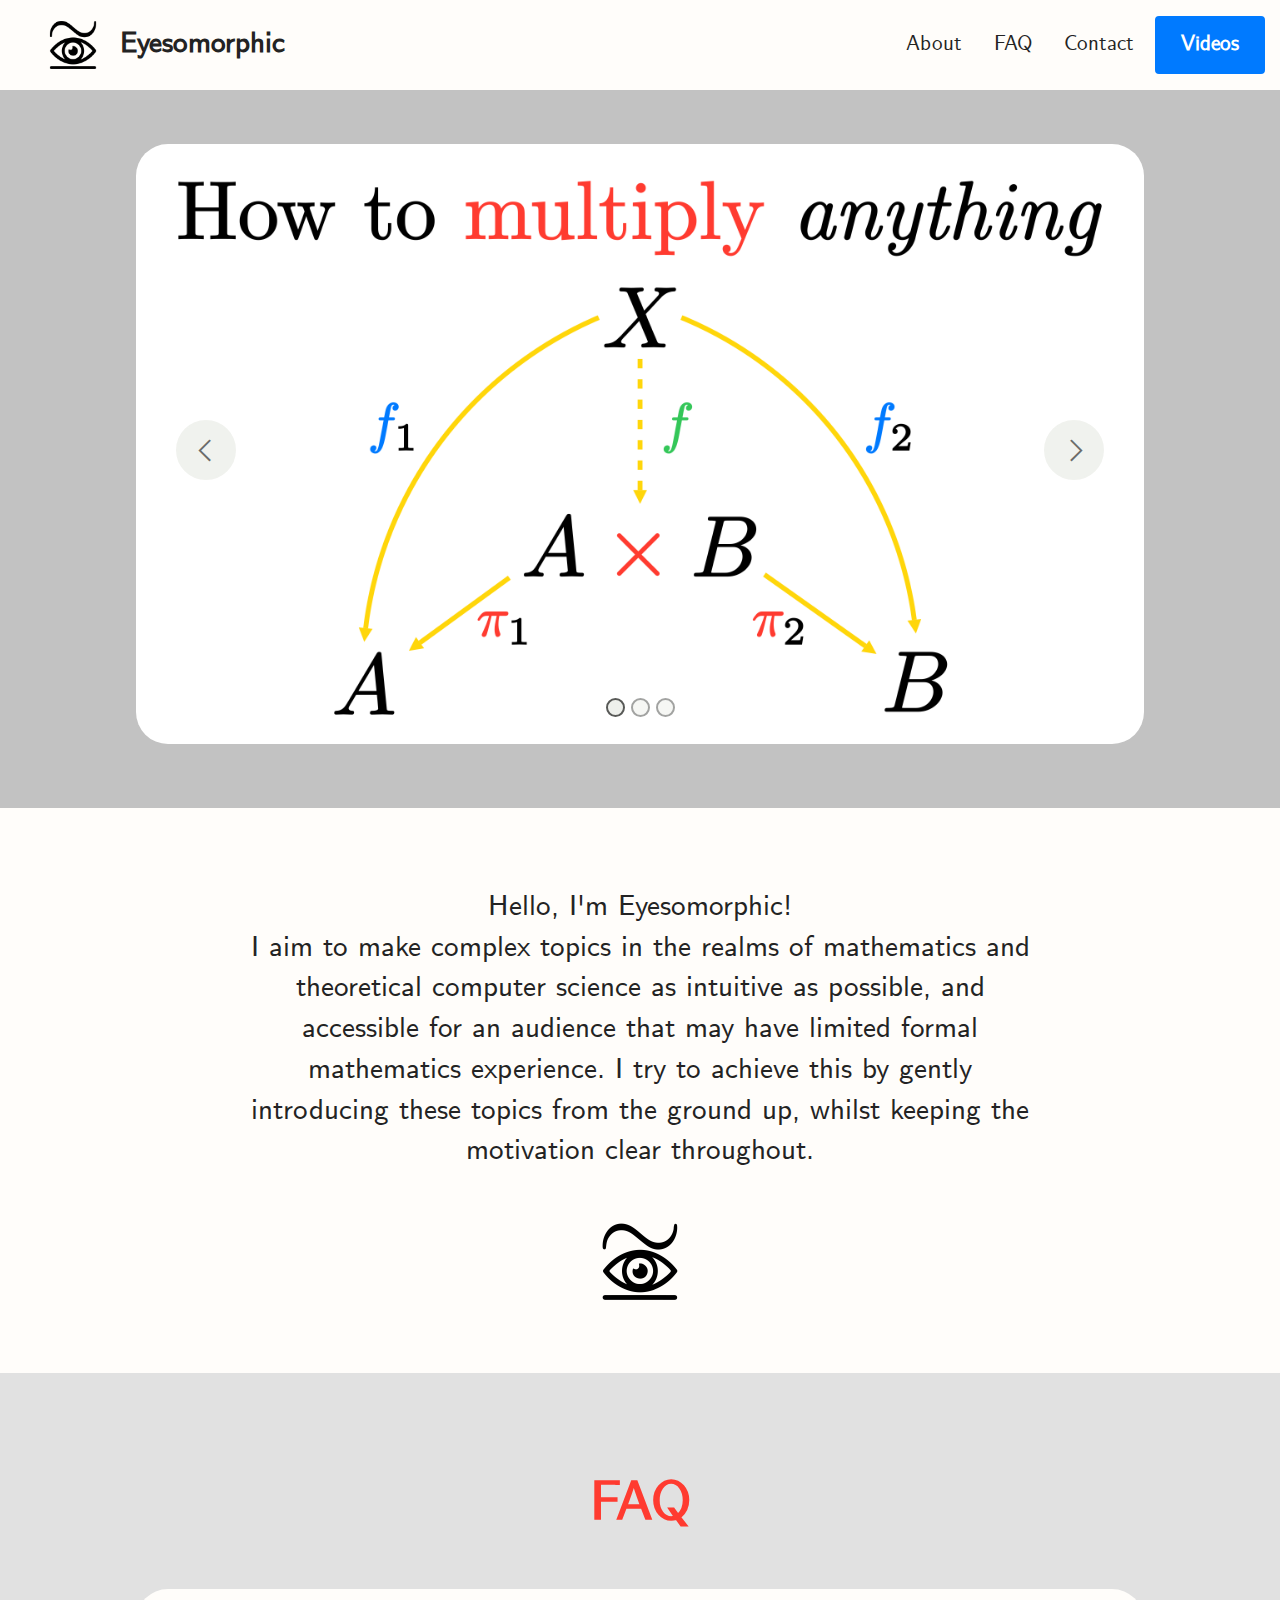
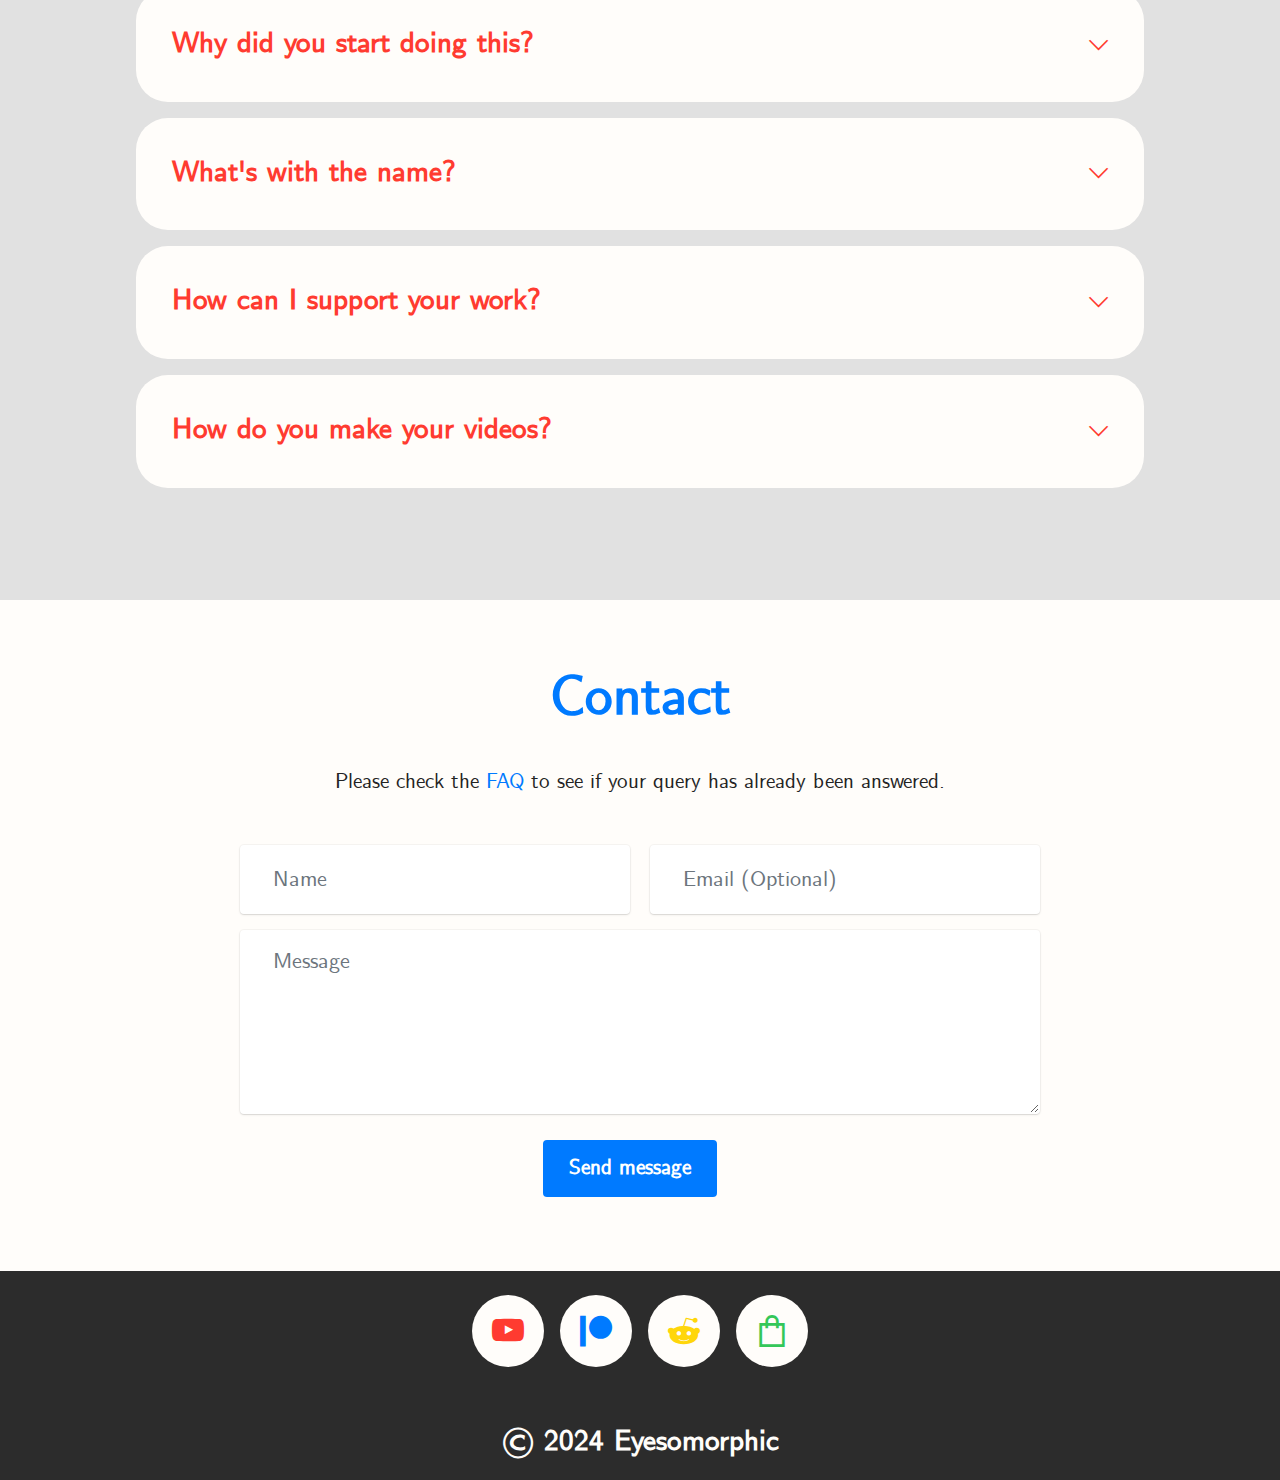
<file: index.html>
<!DOCTYPE html>
<html>
<head>
  <!-- Site made with Mobirise Website Builder v5.9.17, https://mobirise.com -->
  <meta charset="UTF-8">
  <meta http-equiv="X-UA-Compatible" content="IE=edge">
  <meta name="generator" content="Mobirise v5.9.17, mobirise.com">
  <meta name="viewport" content="width=device-width, initial-scale=1, minimum-scale=1">
  <link rel="shortcut icon" href="assets/images/favicon.svg" type="image/x-icon">
  <meta name="description" content="The Eyesomorphic website">
  
  <title>Eyesomorphic</title>
  <link rel="stylesheet" href="assets/web/assets/mobirise-icons2/mobirise2.css">
  <link rel="stylesheet" href="assets/bootstrap/css/bootstrap.min.css">
  <link rel="stylesheet" href="assets/bootstrap/css/bootstrap-grid.min.css">
  <link rel="stylesheet" href="assets/bootstrap/css/bootstrap-reboot.min.css">
  <link rel="stylesheet" href="assets/dropdown/css/style.css">
  <link rel="stylesheet" href="assets/socicon/css/styles.css">
  <link rel="stylesheet" href="assets/theme/css/style.css">
  <link href="assets/fonts/style.css" rel="stylesheet">
  <link rel="preload" as="style" href="assets/mobirise/css/mbr-additional.css?v=5MhDRn"><link rel="stylesheet" href="assets/mobirise/css/mbr-additional.css?v=5MhDRn" type="text/css">

  <meta property="og:title" content="Eyesomorphic"/>
  <meta property="og:image" content="thumbnail/thumbnail.png"/>
  <meta property="og:description" content="The Eyesomorphic website"/>
  <meta property="og:url" content="https://eyesomorphic.com/"/>
  <meta property="og:image:width" content="1200" />
  <meta property="og:image:height" content="627"/>
  <meta property="og:type" content="website"/> 
  
  
</head>
<body>
  
  <section data-bs-version="5.1" class="menu menu6 cid-ua1QcT0UvY" once="menu" id="menu06-1j">
	

	<nav class="navbar navbar-dropdown opacityScrollOff navbar-expand-lg">
		<div class="container">
			<div class="navbar-brand">
				<span class="navbar-logo">
					<a href="/">
						<img src="assets/images/logotransparent.png" alt="Eyesomorphic" style="height: 4rem;">
					</a>
				</span>
				<span class="navbar-caption-wrap"><a class="navbar-caption text-black text-primary display-5" href="/">Eyesomorphic</a></span>
			</div>
			<button class="navbar-toggler" type="button" data-toggle="collapse" data-bs-toggle="collapse" data-target="#navbarSupportedContent" data-bs-target="#navbarSupportedContent" aria-controls="navbarNavAltMarkup" aria-expanded="false" aria-label="Toggle navigation">
				<div class="hamburger">
					<span></span>
					<span></span>
					<span></span>
					<span></span>
				</div>
			</button>
			<div class="collapse navbar-collapse opacityScrollOff" id="navbarSupportedContent">
				<ul class="navbar-nav nav-dropdown" data-app-modern-menu="true"><li class="nav-item">
						<a class="nav-link link text-black text-primary display-4" href="/#about">About</a>
					</li>
					<li class="nav-item">
						<a class="nav-link link text-black text-primary display-4" href="/#faq" aria-expanded="false">FAQ</a>
					</li>
					<li class="nav-item">
						<a class="nav-link link text-black show text-primary display-4" href="/#contact" aria-expanded="false">Contact<br></a>
					</li></ul>
				
				<div class="navbar-buttons mbr-section-btn"><a class="btn btn-primary display-4" href="/videos/">Videos</a></div>
			</div>
		</div>
	</nav>
</section>

<section data-bs-version="5.1" class="slider05 cid-ua27baWro1" id="slider05-1t">
    

    <div class="container">
        <div class="row justify-content-center">
            <div class="col-12 col-md-10">
                <div class="carousel slide" id="ua3zRfcDRx" data-ride="carousel" data-bs-ride="carousel" data-interval="10000" data-bs-interval="10000">
                    <ol class="carousel-indicators">
                        <li data-slide-to="0" data-bs-slide-to="0" class="active" data-target="#ua3zRfcDRx" data-bs-target="#ua3zRfcDRx"></li><li data-slide-to="1" data-bs-slide-to="1" class="" data-target="#ua3zRfcDRx" data-bs-target="#ua3zRfcDRx"></li><li data-slide-to="2" data-bs-slide-to="2" class="" data-target="#ua3zRfcDRx" data-bs-target="#ua3zRfcDRx"></li>
                        
                        
                    </ol>
                    <div class="carousel-inner">
                        
                        <div class="carousel-item slider-image item active">
                            <div class="item-wrapper">
                                
                                
                            <a href="/videos/programming.html#universal-construction" target="false"></a><a href="/videos/categorytheory.html#universal-construction"><img class="d-block w-100" src="assets/images/universal-construction-thumbnail.png" alt="Universal Construction" data-slide-to="0" data-bs-slide-to="0"></a></div>
                        </div><div class="carousel-item slider-image item">
                            <div class="item-wrapper">
                                
                                
                            <a href="/videos/categorytheory.html#language-of-categories"><img class="d-block w-100" src="assets/images/language-of-categories-thumbnail.png" alt="The Language of Categories" data-slide-to="1" data-bs-slide-to="1"></a></div>
                        </div><div class="carousel-item slider-image item">
                            <div class="item-wrapper">
                                
                                
                            <a href="/videos/programming.html#programming-with-math"><img class="d-block w-100" src="assets/images/programming-with-math-thumbnail.png" alt="Programming with Math" data-slide-to="2" data-bs-slide-to="2"></a></div>
                        </div>
                    </div>
                    <a class="carousel-control carousel-control-prev" role="button" data-slide="prev" data-bs-slide="prev" href="#ua3zRfcDRx">
                        <span class="mobi-mbri mobi-mbri-arrow-prev" aria-hidden="true"></span>
                        <span class="sr-only visually-hidden">Previous</span>
                    </a>
                    <a class="carousel-control carousel-control-next" role="button" data-slide="next" data-bs-slide="next" href="#ua3zRfcDRx">
                        <span class="mobi-mbri mobi-mbri-arrow-next" aria-hidden="true"></span>
                        <span class="sr-only visually-hidden">Next</span>
                    </a>
                </div>
            </div>
        </div>
    </div>
</section>

<section data-bs-version="5.1" class="people07 cid-ua2bFI2TZr" id="about">
    
    <div class="container">
        <div class="row justify-content-center">
            <div class="col-md-12 col-lg-8">
                <p class="card-text mbr-fonts-style display-5">Hello, I'm Eyesomorphic!<br>I aim to make complex topics in the realms of mathematics and theoretical computer science as intuitive as possible, and accessible for an audience that may have limited formal mathematics experience. I try to achieve this by gently introducing these topics from the ground up, whilst keeping the motivation clear throughout.</p>
                <div class="img-wrapper mt-4 justify-content-center">
                    <img src="assets/images/logolargeborder.png" alt="" data-slide-to="0" data-bs-slide-to="0">
                </div>
                
            </div>
        </div>
    </div>
</section>

<section data-bs-version="5.1" class="list1 cid-ua2fYvZyvL" id="faq">	
    
	
	<div class="container">
		<div class="row justify-content-center">
			<div class="col-12 col-md-12 col-lg-10 m-auto">
				<div class="content">
					<div class="row justify-content-center mb-5">
						<div class="col-12 content-head">
							<div class="mbr-section-head">
								<h4 class="mbr-section-title mbr-fonts-style align-center mb-0 display-2"><strong>FAQ</strong></h4>
								
							</div>
						</div>
					</div>
					<div id="bootstrap-accordion_3" class="panel-group accordionStyles accordion" role="tablist" aria-multiselectable="true">
						<div class="card">
							<div class="card-header" role="tab" id="headingOne">
								<a role="button" class="panel-title collapsed" data-toggle="collapse" data-bs-toggle="collapse" data-core="" href="#collapse1_3" aria-expanded="false" aria-controls="collapse1">
									<h6 class="panel-title-edit mbr-semibold mbr-fonts-style mb-0 display-5"><strong>
										Why did you start doing this?</strong></h6>
									<span class="sign mbr-iconfont mobi-mbri-arrow-down"></span>
								</a>
							</div>
							<div id="collapse1_3" class="panel-collapse noScroll collapse" role="tabpanel" aria-labelledby="headingOne" data-parent="#accordion" data-bs-parent="#bootstrap-accordion_3">
								<div class="panel-body">
									<p class="mbr-fonts-style panel-text display-7">Whenever I attempt to understand a new area of mathematics, I normally find that a specific approach or concept is particularly illuminating. By sharing the methods that I find most natural for understanding topics, I hope that others will find it useful too! Additionally, I find that attempting to present a concept intuitively strengthens my own understanding in them too, so everyone benefits!</p>
								</div>
							</div>
						</div>
						<div class="card">
							<div class="card-header" role="tab" id="headingOne">
								<a role="button" class="panel-title collapsed" data-toggle="collapse" data-bs-toggle="collapse" data-core="" href="#collapse2_3" aria-expanded="false" aria-controls="collapse2">
									<h6 class="panel-title-edit mbr-semibold mbr-fonts-style mb-0 display-5"><strong>
										What's with the name?</strong></h6>
									<span class="sign mbr-iconfont mobi-mbri-arrow-down"></span>
								</a>
							</div>
							<div id="collapse2_3" class="panel-collapse noScroll collapse" role="tabpanel" aria-labelledby="headingOne" data-parent="#accordion" data-bs-parent="#bootstrap-accordion_3">
								<div class="panel-body">
									<p class="mbr-fonts-style panel-text display-7">
										The name and logo come from the mathematical term 'Isomorphic'. Informally, we say that two objects are isomorphic if they have the same structure. If A is isomorphic to B, we write A&nbsp;≅ B. To create my branding, I replaced the 'I' with 'Eye', and turned the isomorphism symbol into an eye.</p>
								</div>
							</div>
						</div>
						<div class="card">
							<div class="card-header" role="tab" id="headingOne">
								<a role="button" class="panel-title collapsed" data-toggle="collapse" data-bs-toggle="collapse" data-core="" href="#collapse3_3" aria-expanded="false" aria-controls="collapse3">
									<h6 class="panel-title-edit mbr-semibold mbr-fonts-style mb-0 display-5"><strong>
										How can I support your work?</strong></h6>
									<span class="sign mbr-iconfont mobi-mbri-arrow-down"></span>
								</a>
							</div>
							<div id="collapse3_3" class="panel-collapse noScroll collapse" role="tabpanel" aria-labelledby="headingOne" data-parent="#accordion" data-bs-parent="#bootstrap-accordion_3">
								<div class="panel-body">
									<p class="mbr-fonts-style panel-text display-7">Just by watching my videos, liking them and subscribing to the channel, you're supporting the creation of more content! If you wish to go the extra mile, I have a <a href="https://www.patreon.com/Eyesomorphic" class="text-primary" target="_blank">Patreon</a>, where you can help fund future videos by purchasing membership tiers. You can also get some pretty slick perks, such as seeing new videos before everyone else, having your name in the <a href="/videos/#acknowledgements" class="text-primary">acknowledgements</a>, and seeing your name in the ending credits of videos!</p>
								</div>
							</div>
						</div>
						<div class="card">
							<div class="card-header" role="tab" id="headingOne">
								<a role="button" class="panel-title collapsed" data-toggle="collapse" data-bs-toggle="collapse" data-core="" href="#collapse4_3" aria-expanded="false" aria-controls="collapse4">
									<h6 class="panel-title-edit mbr-semibold mbr-fonts-style mb-0 display-5"><strong>How do you make your videos?</strong></h6>
									<span class="sign mbr-iconfont mobi-mbri-arrow-down"></span>
								</a>
							</div>
							<div id="collapse4_3" class="panel-collapse noScroll collapse" role="tabpanel" aria-labelledby="headingOne" data-parent="#accordion" data-bs-parent="#bootstrap-accordion_3">
								<div class="panel-body">
									<p class="mbr-fonts-style panel-text display-7">
										I use <a href="https://www.manim.community/" class="text-primary" target="_blank">Manim</a>&nbsp;to create mathematical animations, <a href="https://pivotanimator.net/" class="text-primary" target="_blank">Pivot</a>&nbsp;for the stick people animations, and <a href="https://www.blackmagicdesign.com/uk/products/davinciresolve" class="text-primary" target="_blank">Da Vinci Resolve</a>&nbsp;to splice these all together.</p>
								</div>
							</div>
						</div>
						
						
					</div>
				</div>
			</div>
		</div>
	</div>
</section>

<section data-bs-version="5.1" class="form5 cid-tJS9pBcTSa" id="contact">
    
    
    <div class="container">
        <div class="mbr-section-head mb-5">
            <h3 class="mbr-section-title mbr-fonts-style align-center mb-0 display-2">
                <strong>Contact</strong></h3>
            <h4 class="mbr-section-subtitle mbr-fonts-style align-center mb-0 mt-4 display-7">Please check the <a href="/#faq" class="text-primary">FAQ</a>&nbsp;to see if your query has already been answered.</h4>
        </div>
        <div class="row justify-content-center mt-4">
            <div class="col-lg-8 mx-auto mbr-form">
                <form method="POST" action="https://api.web3forms.com/submit" id="contact">
                    <input type="hidden" name="access_key" value="daba7009-b01c-4e90-b979-e1bb06dcd529">
                    <input type="checkbox" name="botcheck" id="" style="display: none;">
                    <input type="hidden" name="redirect" value="https://eyesomorphic.com/thanks.html">
                    
                    <div class="dragArea row">
                        <div class="col-md col-sm-12 form-group mb-3">
                            <input type="text" name="name" placeholder="Name" class="form-control" id="name-form02-6" required>
                        </div>

                        <div class="col-md col-sm-12 form-group mb-3">
                            <input type="email" name="email" placeholder="Email (Optional)" class="form-control" id="email-form02-6">
                        </div>
                        
                        <div class="col-12 form-group mb-3">
                            <textarea name="message" placeholder="Message" class="form-control" id="textarea-form02-6" rows="6" required></textarea>
                        </div>
                        <div class="col-lg-12 col-md-12 col-sm-12 align-center mbr-section-btn"><button type="submit" class="btn btn-primary display-7">Send message</button></div>
                    </div>
                </form>
            </div>
        </div>
    </div>
</section>

<section data-bs-version="5.1" class="footer1 programm5 cid-tJS9NNcTLZ" once="footers" id="footer03-8">

    <div class="container">
        <div class="row">

            <div class="col-12">
                <div class="social-row">
                    <div class="soc-item">
                        <a href="https://www.youtube.com/channel/UCkgKbO073CuS1ZZFKoOgTVw" target="_blank">
                            <span class="mbr-iconfont display-7 socicon-youtube socicon" style="color: rgb(255, 59, 48); fill: rgb(255, 59, 48);"></span>
                        </a>
                    </div>
                    <div class="soc-item">
                        <a href="https://www.patreon.com/Eyesomorphic" target="_blank">
                            <span class="mbr-iconfont socicon-patreon socicon" style="color: rgb(0, 122, 255); fill: rgb(0, 122, 255);"></span>
                        </a>
                    </div>
                    <div class="soc-item">
                        <a href="https://www.reddit.com/r/Eyesomorphic/" target="_blank">
                            <span class="mbr-iconfont socicon-reddit socicon" style="color: rgb(255, 214, 10); fill: rgb(255, 214, 10);"></span>
                        </a>
                    </div>
                    <div class="soc-item">
                        <a href="https://shop.eyesomorphic.com/" target="_blank">
                            <span class="mbr-iconfont mobi-mbri-shopping-bag mobi-mbri" style="color: rgb(52, 199, 89); fill: rgb(52, 199, 89);"></span>
                        </a>
                    </div>
                </div>
            </div>
            <div class="col-12 mt-5">
                <p class="mbr-fonts-style copyright display-5"><strong>© 2024 Eyesomorphic</strong></p>
            </div>
        </div>
    </div>
</section>
<script src="assets/bootstrap/js/bootstrap.bundle.min.js"></script><script src="assets/ytplayer/index.js"></script>  <script src="assets/dropdown/js/navbar-dropdown.js"></script>  <script src="assets/mbr-switch-arrow/mbr-switch-arrow.js"></script>  <script src="assets/theme/js/script.js"></script>
</body>
</html>
</file>
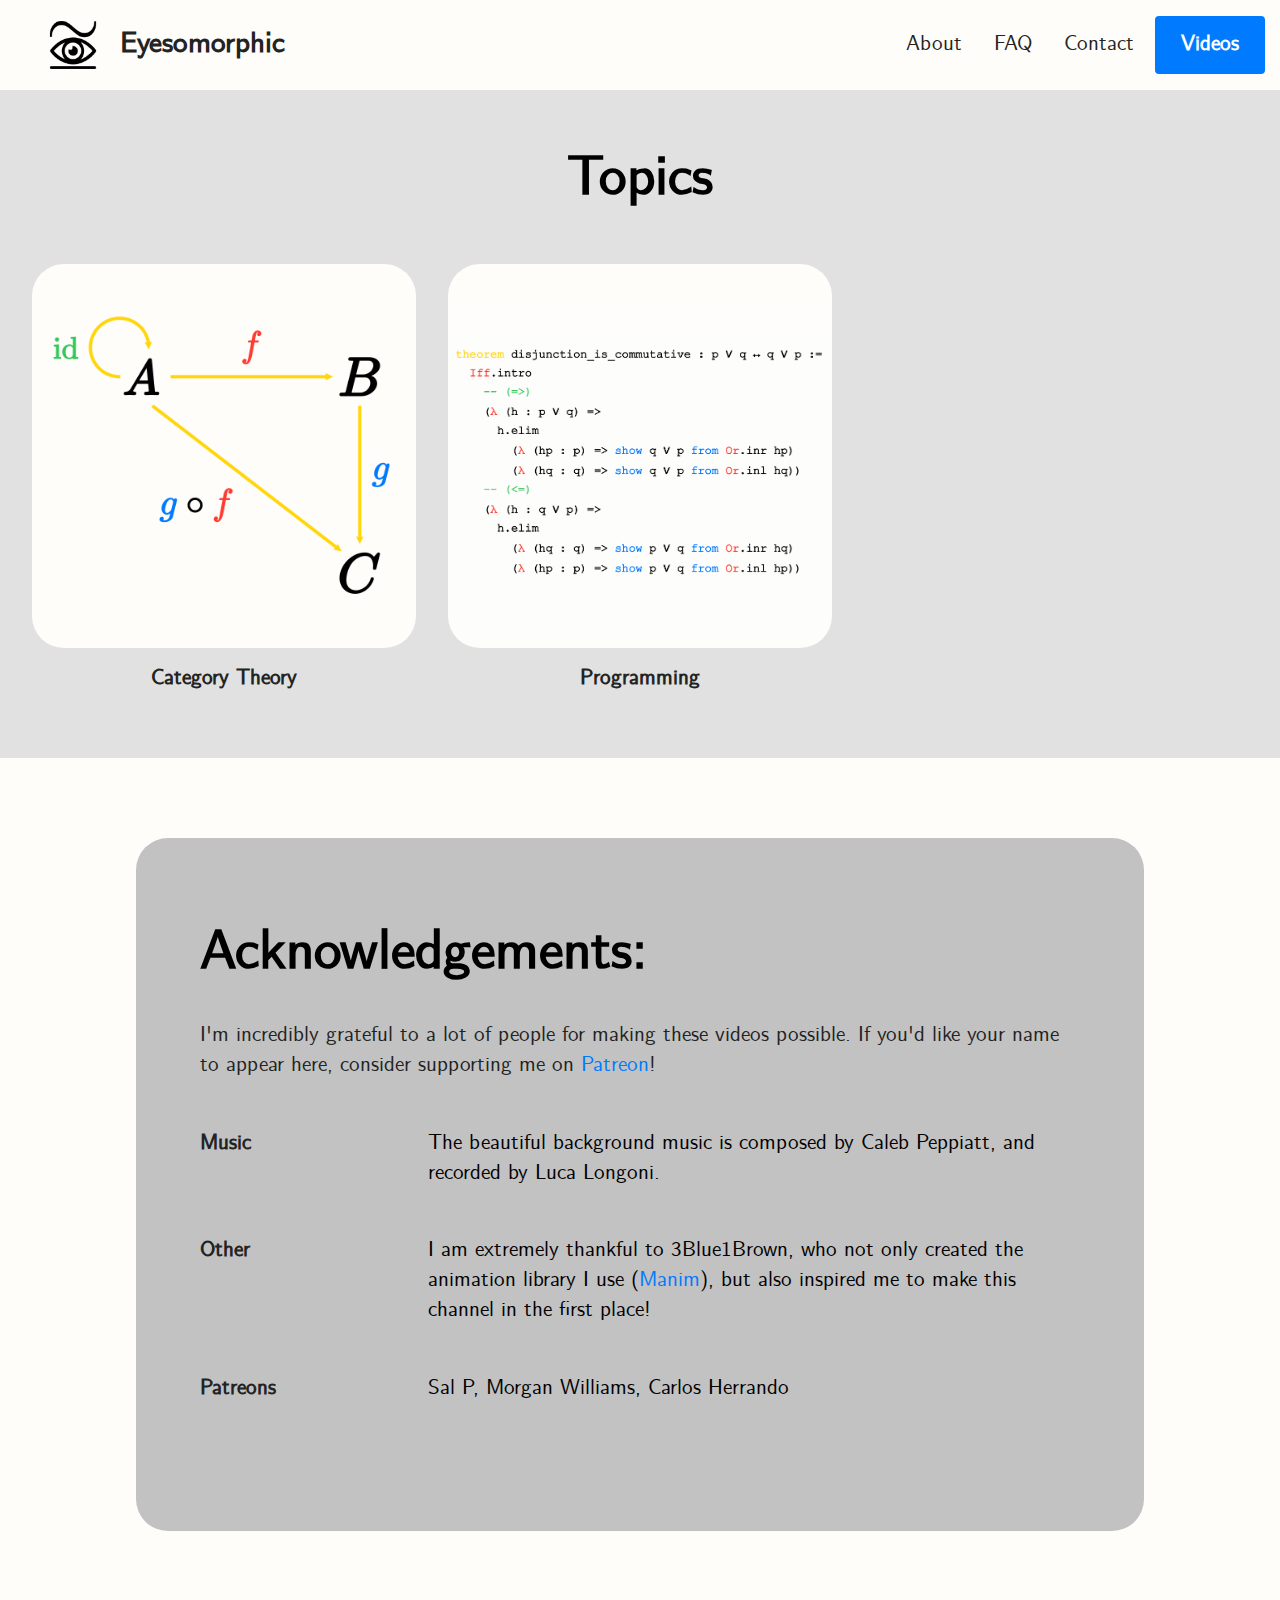
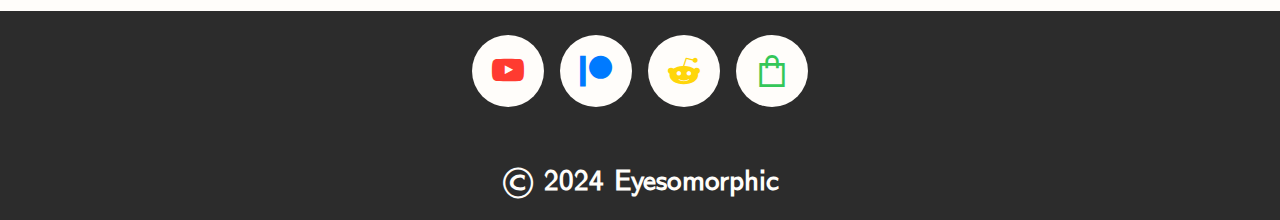
<file: videos/index.html>
<!DOCTYPE html>
<html  >
<head>
  <!-- Site made with Mobirise Website Builder v5.9.17, https://mobirise.com -->
  <meta charset="UTF-8">
  <meta http-equiv="X-UA-Compatible" content="IE=edge">
  <meta name="generator" content="Mobirise v5.9.17, mobirise.com">
  <meta name="viewport" content="width=device-width, initial-scale=1, minimum-scale=1">
  <link rel="shortcut icon" href="/assets/images/favicon.svg" type="image/x-icon">
  <meta name="description" content="">
  
  
  <title>Videos</title>
  <link rel="stylesheet" href="/assets/web/assets/mobirise-icons2/mobirise2.css">
  <link rel="stylesheet" href="/assets/bootstrap/css/bootstrap.min.css">
  <link rel="stylesheet" href="/assets/bootstrap/css/bootstrap-grid.min.css">
  <link rel="stylesheet" href="/assets/bootstrap/css/bootstrap-reboot.min.css">
  <link rel="stylesheet" href="/assets/dropdown/css/style.css">
  <link rel="stylesheet" href="/assets/socicon/css/styles.css">
  <link rel="stylesheet" href="/assets/theme/css/style.css">
  <link href="/assets/fonts/style.css" rel="stylesheet">
  <link rel="preload" as="style" href="/assets/mobirise/css/mbr-additional.css?v=mYaDff"><link rel="stylesheet" href="/assets/mobirise/css/mbr-additional.css?v=mYaDff" type="text/css">
</head>
<body>
  
  <section data-bs-version="5.1" class="menu menu6 cid-ua1QcT0UvY" once="menu" id="menu06-1w">
	

	<nav class="navbar navbar-dropdown opacityScrollOff navbar-expand-lg">
		<div class="container">
			<div class="navbar-brand">
				<span class="navbar-logo">
					<a href="/">
						<img src="/assets/images/logotransparent.png" alt="Eyesomorphic" style="height: 4rem;">
					</a>
				</span>
				<span class="navbar-caption-wrap"><a class="navbar-caption text-black text-primary display-5" href="/">Eyesomorphic</a></span>
			</div>
			<button class="navbar-toggler" type="button" data-toggle="collapse" data-bs-toggle="collapse" data-target="#navbarSupportedContent" data-bs-target="#navbarSupportedContent" aria-controls="navbarNavAltMarkup" aria-expanded="false" aria-label="Toggle navigation">
				<div class="hamburger">
					<span></span>
					<span></span>
					<span></span>
					<span></span>
				</div>
			</button>
			<div class="collapse navbar-collapse opacityScrollOff" id="navbarSupportedContent">
				<ul class="navbar-nav nav-dropdown" data-app-modern-menu="true"><li class="nav-item">
						<a class="nav-link link text-black text-primary display-4" href="/#about">About</a>
					</li>
					<li class="nav-item">
						<a class="nav-link link text-black text-primary display-4" href="/#faq" aria-expanded="false">FAQ</a>
					</li>
					<li class="nav-item">
						<a class="nav-link link text-black show text-primary display-4" href="/#contact" aria-expanded="false">Contact<br></a>
					</li></ul>
				
				<div class="navbar-buttons mbr-section-btn"><a class="btn btn-primary display-4" href="/videos/">Videos</a></div>
			</div>
		</div>
	</nav>
</section>

<section data-bs-version="5.1" class="gallery3 cid-ua2BzMZGJh" id="gallery03-29">
    
    
    <div class="container">
      <div class="row justify-content-center">
        <div class="col-12 content-head">
          <div class="mbr-section-head mb-5">
            <h4 class="mbr-section-title mbr-fonts-style align-center mb-0 display-2">
              <strong>Topics</strong></h4>
            
          </div>
        </div>
      </div>
      <div class="row">
        <div class="item features-image col-12 col-md-6 col-lg-4">
          <div class="item-wrapper">
            <div class="item-img">
              <a href="categorytheory.html"><img src="/assets/images/category.png" alt="Mobirise Website Builder" title="" data-slide-to="0" data-bs-slide-to="0"></a>
            </div>
            <div class="item-content align-left">
              <h5 class="item-title mbr-fonts-style mt-3 mb-3 display-7"><a href="categorytheory.html" class="text-black"><strong>Category Theory</strong></a></h5>
              
            </div>
          </div>
        </div><div class="item features-image col-12 col-md-6 col-lg-4 active">
          <div class="item-wrapper">
            <div class="item-img">
              <a href="programming.html"><img src="/assets/images/disjunction.png" alt="Mobirise Website Builder" title="" data-slide-to="1" data-bs-slide-to="1"></a>
            </div>
            <div class="item-content align-left">
              <h5 class="item-title mbr-fonts-style mt-3 mb-3 display-7"><a href="programming.html" class="text-black"><strong>Programming</strong></a></h5>
              
            </div>
          </div>
        </div>
        
        
        
      </div>
    </div>
  </section>

<section data-bs-version="5.1" class="list04 cid-ua3vbN13nP" id="acknowledgements">
  

  
  
  <div class="container">
    <div class="row justify-content-center">
      <div class="card col-md-12 col-lg-10">
        <div class="card-wrapper">
          <div class="row justify-content-center">
            <div class="col-12 mb-5 content-head">
              <h3 class="card-title mbr-fonts-style mbr-white mt-3 display-2"><strong>Acknowledgements:</strong></h3>
              <h5 class="mbr-section-subtitle mbr-fonts-style align-center mb-0 mt-4 display-7">
                I'm incredibly grateful to a lot of people for making these videos possible. If you'd like your name to appear here, consider supporting me on <a href="https://www.patreon.com/Eyesomorphic" class="text-primary" target="_blank">Patreon</a>!</h5>
            </div>
          </div>

          <div class="row justify-content-left item features-without-image mt-0 mb-5 active">
            <div class="col-12 col-md-12 col-lg-3">
              <h5 class="mbr-card-title mbr-fonts-style mt-0 mb-3 display-7"><strong>Music</strong></h5>
            </div>
            <div class="col-md-12 col-lg item-wrapper">
              <p class="mbr-text mbr-fonts-style mt-0 mb-0 display-7">The beautiful background music is composed by Caleb Peppiatt, and recorded by Luca Longoni.</p>
            </div>
          </div>
          <div class="row justify-content-left item features-without-image mt-0 mb-5">
            <div class="col-12 col-md-12 col-lg-3">
              <h5 class="mbr-card-title mbr-fonts-style mt-0 mb-3 display-7">
                <strong>Other</strong></h5>
            </div>
            <div class="col-md-12 col-lg item-wrapper">
              <p class="mbr-text mbr-fonts-style mt-0 mb-0 display-7">I am extremely thankful to 3Blue1Brown, who not only created the animation library I use (<a href="https://www.manim.community/" class="text-primary" target="_blank">Manim</a>), but also inspired me to make this channel in the first place!</p>
            </div>
          </div>
          <div class="row justify-content-left item features-without-image mt-0 mb-5">

            <div class="col-12 col-md-12 col-lg-3 ">
              <h5 class="mbr-card-title mbr-fonts-style mt-0 mb-3 display-7"><strong>Patreons</strong></h5>
            </div>
            <div class="col-md-12 col-lg">
              <p class="mbr-text mbr-fonts-style mt-0 mb-0 item-wrapper display-7">Sal P, Morgan Williams, Carlos Herrando</p>
            </div>
          </div>
        </div>
      </div>
    </div>
  </div>
</section>

<section data-bs-version="5.1" class="footer1 programm5 cid-tJS9NNcTLZ" once="footers" id="footer03-1x">

        

    

    <div class="container">
        <div class="row">

            

            <div class="col-12">
                <div class="social-row">
                    <div class="soc-item">
                        <a href="https://www.youtube.com/channel/UCkgKbO073CuS1ZZFKoOgTVw" target="_blank">
                            <span class="mbr-iconfont display-7 socicon-youtube socicon" style="color: rgb(255, 59, 48); fill: rgb(255, 59, 48);"></span>
                        </a>
                    </div>
                    <div class="soc-item">
                        <a href="https://www.patreon.com/Eyesomorphic" target="_blank">
                            <span class="mbr-iconfont socicon-patreon socicon" style="color: rgb(0, 122, 255); fill: rgb(0, 122, 255);"></span>
                        </a>
                    </div>
                    <div class="soc-item">
                        <a href="https://www.reddit.com/r/Eyesomorphic/" target="_blank">
                            <span class="mbr-iconfont socicon-reddit socicon" style="color: rgb(255, 214, 10); fill: rgb(255, 214, 10);"></span>
                        </a>
                    </div>
                    <div class="soc-item">
                      <a href="https://shop.eyesomorphic.com/" target="_blank">
                          <span class="mbr-iconfont mobi-mbri-shopping-bag mobi-mbri" style="color: rgb(52, 199, 89); fill: rgb(52, 199, 89);"></span>
                      </a>
                  </div>
                </div>
            </div>
            <div class="col-12 mt-5">
                <p class="mbr-fonts-style copyright display-5"><strong>© 2024 Eyesomorphic</strong></p>
            </div>
        </div>
    </div>
</section><script src="/assets/bootstrap/js/bootstrap.bundle.min.js"></script> <script src="/assets/ytplayer/index.js"></script>  <script src="/assets/dropdown/js/navbar-dropdown.js"></script>  <script src="/assets/theme/js/script.js"></script>  
  
  
</body>
</html>
</file>
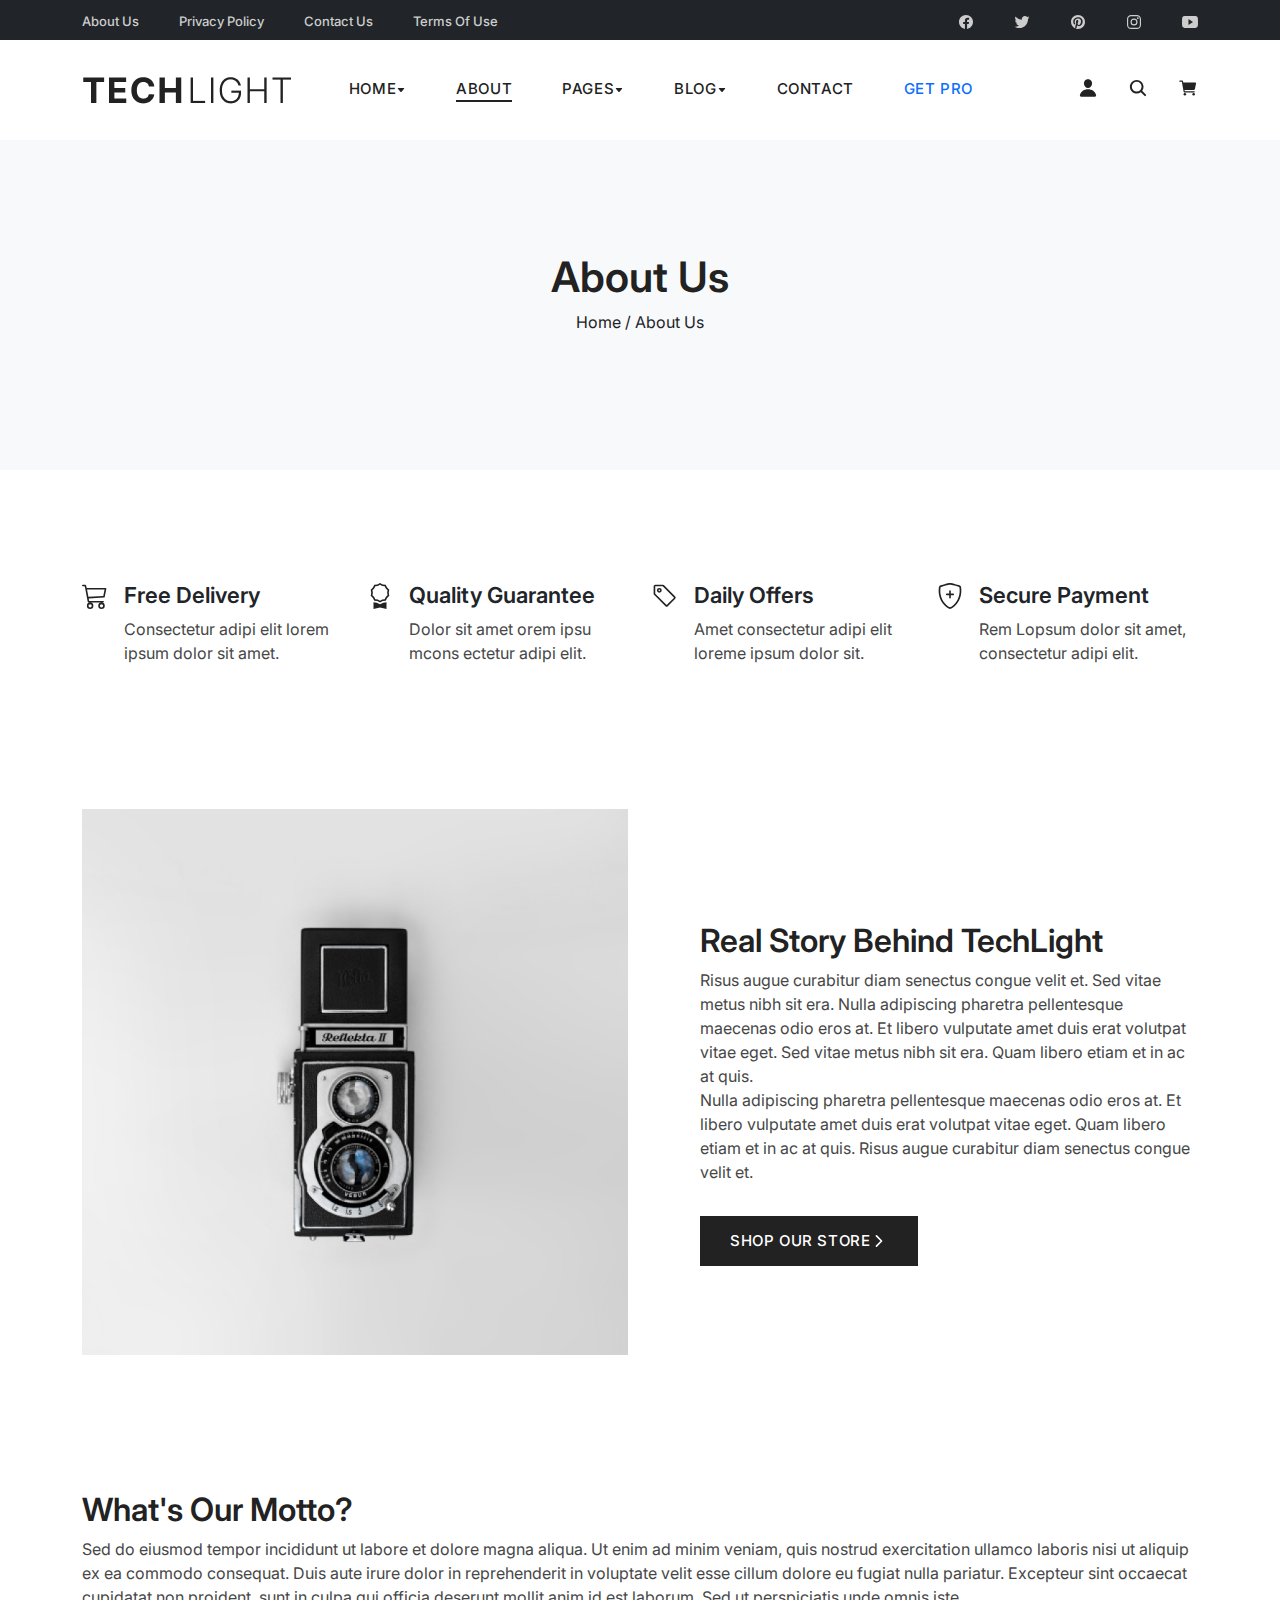
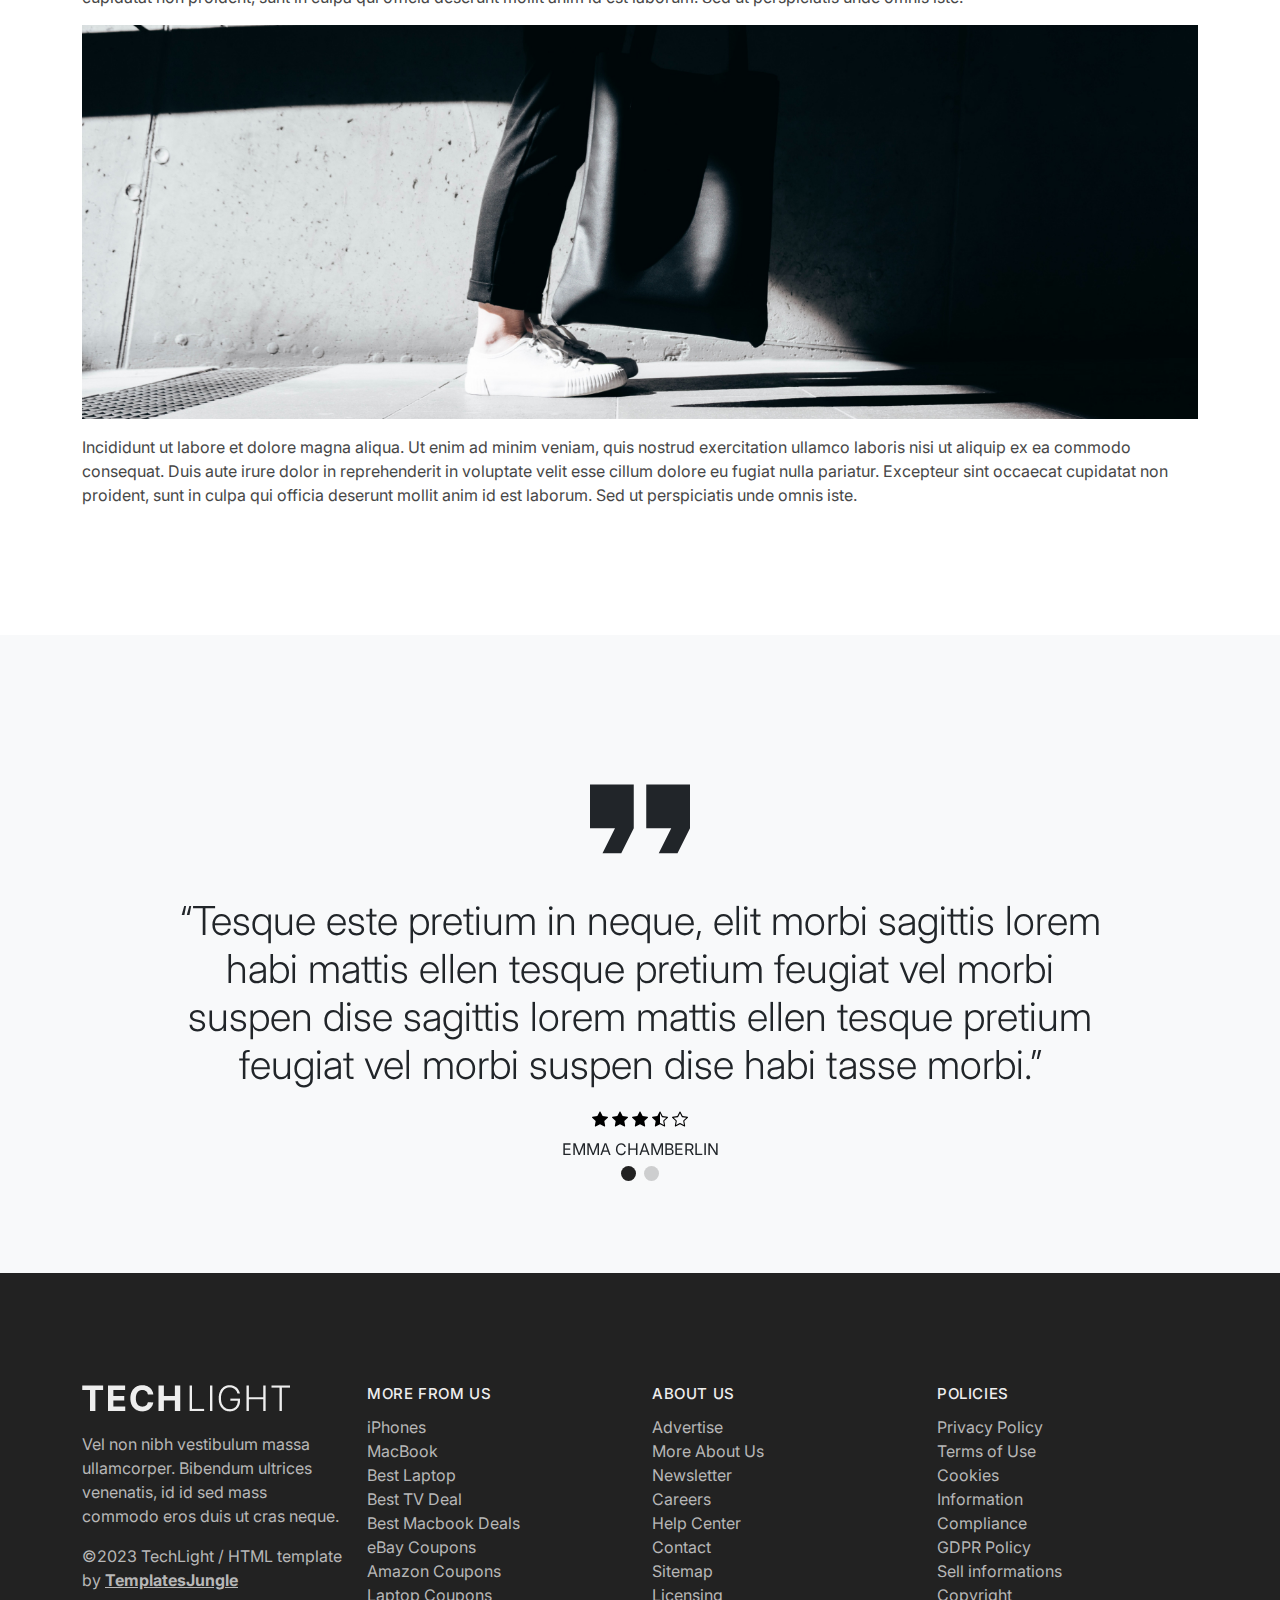
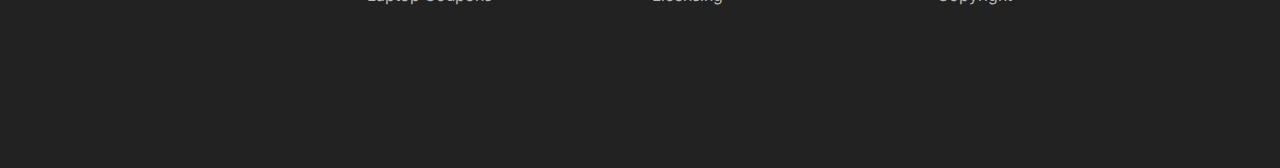
<file: about.html>
<!DOCTYPE html>
<html>
<head>
	<title>TechLight - Tech Blog Free HTML CSS Website Template</title>

    <meta charset="utf-8">
    <meta http-equiv="X-UA-Compatible" content="IE=edge">
    <meta name="viewport" content="width=device-width, initial-scale=1.0">
    <meta name="format-detection" content="telephone=no">
    <meta name="apple-mobile-web-app-capable" content="yes">
    <meta name="author" content="">
    <meta name="keywords" content="">
    <meta name="description" content="">

    <link rel="stylesheet" type="text/css" href="css/vendor.css">
    <link href="css/bootstrap.min.css" rel="stylesheet">
    <link rel="stylesheet" type="text/css" href="css/main.css">

    <link rel="preconnect" href="https://fonts.googleapis.com">		
	<link rel="preconnect" href="https://fonts.gstatic.com" crossorigin>
	<link href="https://fonts.googleapis.com/css2?family=Inter:wght@100;200;300;400;500;600;700;800;900&display=swap" rel="stylesheet">
</head>
<body>

<svg xmlns="http://www.w3.org/2000/svg" style="display: none;">
	<symbol id="logo-facebook" xmlns="http://www.w3.org/2000/svg" class="ionicon" viewBox="0 0 512 512">
		<title>Facebook</title><path fill="currentColor" fill-rule="evenodd" d="M480 257.35c0-123.7-100.3-224-224-224s-224 100.3-224 224c0 111.8 81.9 204.47 189 221.29V322.12h-56.89v-64.77H221V208c0-56.13 33.45-87.16 84.61-87.16c24.51 0 50.15 4.38 50.15 4.38v55.13H327.5c-27.81 0-36.51 17.26-36.51 35v42h62.12l-9.92 64.77H291v156.54c107.1-16.81 189-109.48 189-221.31Z"/>
  	</symbol>
  	<symbol id="logo-twitter" xmlns="http://www.w3.org/2000/svg" class="ionicon" viewBox="0 0 512 512">
		<title>Twitter</title><path fill="currentColor" d="M496 109.5a201.8 201.8 0 0 1-56.55 15.3a97.51 97.51 0 0 0 43.33-53.6a197.74 197.74 0 0 1-62.56 23.5A99.14 99.14 0 0 0 348.31 64c-54.42 0-98.46 43.4-98.46 96.9a93.21 93.21 0 0 0 2.54 22.1a280.7 280.7 0 0 1-203-101.3A95.69 95.69 0 0 0 36 130.4c0 33.6 17.53 63.3 44 80.7A97.5 97.5 0 0 1 35.22 199v1.2c0 47 34 86.1 79 95a100.76 100.76 0 0 1-25.94 3.4a94.38 94.38 0 0 1-18.51-1.8c12.51 38.5 48.92 66.5 92.05 67.3A199.59 199.59 0 0 1 39.5 405.6a203 203 0 0 1-23.5-1.4A278.68 278.68 0 0 0 166.74 448c181.36 0 280.44-147.7 280.44-275.8c0-4.2-.11-8.4-.31-12.5A198.48 198.48 0 0 0 496 109.5Z"/>
  	</symbol>
  	<symbol id="logo-pinterest" xmlns="http://www.w3.org/2000/svg" class="ionicon" viewBox="0 0 512 512">
		<title>Pinterest</title><path fill="currentColor" d="M256.05 32c-123.7 0-224 100.3-224 224c0 91.7 55.2 170.5 134.1 205.2c-.6-15.6-.1-34.4 3.9-51.4c4.3-18.2 28.8-122.1 28.8-122.1s-7.2-14.3-7.2-35.4c0-33.2 19.2-58 43.2-58c20.4 0 30.2 15.3 30.2 33.6c0 20.5-13.1 51.1-19.8 79.5c-5.6 23.8 11.9 43.1 35.4 43.1c42.4 0 71-54.5 71-119.1c0-49.1-33.1-85.8-93.2-85.8c-67.9 0-110.3 50.7-110.3 107.3c0 19.5 5.8 33.3 14.8 43.9c4.1 4.9 4.7 6.9 3.2 12.5c-1.1 4.1-3.5 14-4.6 18c-1.5 5.7-6.1 7.7-11.2 5.6c-31.3-12.8-45.9-47-45.9-85.6c0-63.6 53.7-139.9 160.1-139.9c85.5 0 141.8 61.9 141.8 128.3c0 87.9-48.9 153.5-120.9 153.5c-24.2 0-46.9-13.1-54.7-27.9c0 0-13 51.6-15.8 61.6c-4.7 17.3-14 34.5-22.5 48a225.13 225.13 0 0 0 63.5 9.2c123.7 0 224-100.3 224-224S379.75 32 256.05 32Z"/>
  	</symbol>
  	<symbol id="logo-instagram" xmlns="http://www.w3.org/2000/svg" class="ionicon" viewBox="0 0 512 512">
		<title>Instagram</title><path fill="currentColor" d="M349.33 69.33a93.62 93.62 0 0 1 93.34 93.34v186.66a93.62 93.62 0 0 1-93.34 93.34H162.67a93.62 93.62 0 0 1-93.34-93.34V162.67a93.62 93.62 0 0 1 93.34-93.34h186.66m0-37.33H162.67C90.8 32 32 90.8 32 162.67v186.66C32 421.2 90.8 480 162.67 480h186.66C421.2 480 480 421.2 480 349.33V162.67C480 90.8 421.2 32 349.33 32Z"/><path fill="currentColor" d="M377.33 162.67a28 28 0 1 1 28-28a27.94 27.94 0 0 1-28 28ZM256 181.33A74.67 74.67 0 1 1 181.33 256A74.75 74.75 0 0 1 256 181.33m0-37.33a112 112 0 1 0 112 112a112 112 0 0 0-112-112Z"/>
  	</symbol>
  	<symbol id="logo-youtube" xmlns="http://www.w3.org/2000/svg" class="ionicon" viewBox="0 0 512 512">
		<title>Youtube</title><path fill="currentColor" d="M508.64 148.79c0-45-33.1-81.2-74-81.2C379.24 65 322.74 64 265 64h-18c-57.6 0-114.2 1-169.6 3.6C36.6 67.6 3.5 104 3.5 149C1 184.59-.06 220.19 0 255.79q-.15 53.4 3.4 106.9c0 45 33.1 81.5 73.9 81.5c58.2 2.7 117.9 3.9 178.6 3.8q91.2.3 178.6-3.8c40.9 0 74-36.5 74-81.5c2.4-35.7 3.5-71.3 3.4-107q.34-53.4-3.26-106.9ZM207 353.89v-196.5l145 98.2Z"/>
  	</symbol>
  	<symbol id="person" xmlns="http://www.w3.org/2000/svg" class="ionicon" viewBox="0 0 512 512">
		<title>Login</title><path fill="currentColor" d="M332.64 64.58C313.18 43.57 286 32 256 32c-30.16 0-57.43 11.5-76.8 32.38c-19.58 21.11-29.12 49.8-26.88 80.78C156.76 206.28 203.27 256 256 256s99.16-49.71 103.67-110.82c2.27-30.7-7.33-59.33-27.03-80.6ZM432 480H80a31 31 0 0 1-24.2-11.13c-6.5-7.77-9.12-18.38-7.18-29.11C57.06 392.94 83.4 353.61 124.8 326c36.78-24.51 83.37-38 131.2-38s94.42 13.5 131.2 38c41.4 27.6 67.74 66.93 76.18 113.75c1.94 10.73-.68 21.34-7.18 29.11A31 31 0 0 1 432 480Z"/>
  	</symbol>
  	<symbol id="search" xmlns="http://www.w3.org/2000/svg" class="ionicon" viewBox="0 0 512 512">
		<title>Search</title><path fill="currentColor" d="M456.69 421.39L362.6 327.3a173.81 173.81 0 0 0 34.84-104.58C397.44 126.38 319.06 48 222.72 48S48 126.38 48 222.72s78.38 174.72 174.72 174.72A173.81 173.81 0 0 0 327.3 362.6l94.09 94.09a25 25 0 0 0 35.3-35.3ZM97.92 222.72a124.8 124.8 0 1 1 124.8 124.8a124.95 124.95 0 0 1-124.8-124.8Z"/>
  	</symbol>
  	<symbol id="cart" xmlns="http://www.w3.org/2000/svg" class="ionicon" viewBox="0 0 512 512">
		<title>Cart</title><circle cx="176" cy="416" r="32" fill="currentColor"/><circle cx="400" cy="416" r="32" fill="currentColor"/><path fill="currentColor" d="M456.8 120.78a23.92 23.92 0 0 0-18.56-8.78H133.89l-6.13-34.78A16 16 0 0 0 112 64H48a16 16 0 0 0 0 32h50.58l45.66 258.78A16 16 0 0 0 160 368h256a16 16 0 0 0 0-32H173.42l-5.64-32h241.66A24.07 24.07 0 0 0 433 284.71l28.8-144a24 24 0 0 0-5-19.93Z"/>
  	</symbol>
  	<symbol id="long-arrow-alt-left" xmlns="http://www.w3.org/2000/svg" class="la" viewBox="0 0 32 32">
        <title>Long Arrow Left</title><path fill="currentColor" d="M10.813 9.281L4.093 16l6.72 6.719l1.406-1.438L7.938 17H28v-2H7.937l4.282-4.281z"/>
    </symbol>
    <symbol id="long-arrow-alt-right" xmlns="http://www.w3.org/2000/svg" class="la" viewBox="0 0 32 32">
    	<title>Long Arrow Right</title><path fill="currentColor" d="M21.188 9.281L19.78 10.72L24.063 15H4v2h20.063l-4.282 4.281l1.407 1.438L27.905 16z"/>
    </symbol>
  	<symbol id="caret-down" xmlns="http://www.w3.org/2000/svg" class="ionicon" viewBox="0 0 512 512">
		<title>Caret Down</title><path fill="currentColor" d="m98 190.06l139.78 163.12a24 24 0 0 0 36.44 0L414 190.06c13.34-15.57 2.28-39.62-18.22-39.62h-279.6c-20.5 0-31.56 24.05-18.18 39.62Z"/>
  	</symbol>
  	<symbol id="arrow-back" xmlns="http://www.w3.org/2000/svg" class="ionicon" viewBox="0 0 512 512">
		<title>Arrow Back</title><path fill="none" stroke="currentColor" stroke-linecap="round" stroke-linejoin="round" stroke-width="48" d="M244 400L100 256l144-144M120 256h292"/>
  	</symbol>
  	<symbol id="arrow-forward" xmlns="http://www.w3.org/2000/svg" class="ionicon" viewBox="0 0 512 512">
		<title>Arrow Forward</title><path fill="none" stroke="currentColor" stroke-linecap="round" stroke-linejoin="round" stroke-width="48" d="m268 112l144 144l-144 144m124-144H100"/>
  	</symbol>
  	<symbol id="chevron-forward" xmlns="http://www.w3.org/2000/svg" class="ionicon" viewBox="0 0 512 512">
		<title>Chevron Forward</title><path fill="none" stroke="currentColor" stroke-linecap="round" stroke-linejoin="round" stroke-width="48" d="m184 112l144 144l-144 144"/>
  	</symbol>
  	<symbol id="play" xmlns="http://www.w3.org/2000/svg" class="ionicon" viewBox="0 0 512 512">
		<title>Play</title><path fill="currentColor" d="M133 440a35.37 35.37 0 0 1-17.5-4.67c-12-6.8-19.46-20-19.46-34.33V111c0-14.37 7.46-27.53 19.46-34.33a35.13 35.13 0 0 1 35.77.45l247.85 148.36a36 36 0 0 1 0 61l-247.89 148.4A35.5 35.5 0 0 1 133 440Z"/>
  	</symbol>
  	<symbol id="menu-sharp" xmlns="http://www.w3.org/2000/svg" class="ionicon" viewBox="0 0 512 512">
		<title>Menu</title><path fill="currentColor" d="M64 384h384v-42.67H64Zm0-106.67h384v-42.66H64ZM64 128v42.67h384V128Z"/>
  	</symbol>
  	<symbol id="close-sharp" xmlns="http://www.w3.org/2000/svg" class="ionicon" viewBox="0 0 512 512">
		<title>Cross</title><path fill="currentColor" d="M400 145.49L366.51 112L256 222.51L145.49 112L112 145.49L222.51 256L112 366.51L145.49 400L256 289.49L366.51 400L400 366.51L289.49 256L400 145.49z"/>
  	</symbol>
  	<symbol id="cart-outline" xmlns="http://www.w3.org/2000/svg" viewBox="0 0 16 16">
		<title>Cart Outline</title><path d="M0 1.5A.5.5 0 0 1 .5 1H2a.5.5 0 0 1 .485.379L2.89 3H14.5a.5.5 0 0 1 .49.598l-1 5a.5.5 0 0 1-.465.401l-9.397.472L4.415 11H13a.5.5 0 0 1 0 1H4a.5.5 0 0 1-.491-.408L2.01 3.607 1.61 2H.5a.5.5 0 0 1-.5-.5zM3.102 4l.84 4.479 9.144-.459L13.89 4H3.102zM5 12a2 2 0 1 0 0 4 2 2 0 0 0 0-4zm7 0a2 2 0 1 0 0 4 2 2 0 0 0 0-4zm-7 1a1 1 0 1 1 0 2 1 1 0 0 1 0-2zm7 0a1 1 0 1 1 0 2 1 1 0 0 1 0-2z" />
	</symbol>
	<symbol id="quality" xmlns="http://www.w3.org/2000/svg" viewBox="0 0 16 16">
		<title>Quality</title><path d="M9.669.864 8 0 6.331.864l-1.858.282-.842 1.68-1.337 1.32L2.6 6l-.306 1.854 1.337 1.32.842 1.68 1.858.282L8 12l1.669-.864 1.858-.282.842-1.68 1.337-1.32L13.4 6l.306-1.854-1.337-1.32-.842-1.68L9.669.864zm1.196 1.193.684 1.365 1.086 1.072L12.387 6l.248 1.506-1.086 1.072-.684 1.365-1.51.229L8 10.874l-1.355-.702-1.51-.229-.684-1.365-1.086-1.072L3.614 6l-.25-1.506 1.087-1.072.684-1.365 1.51-.229L8 1.126l1.356.702 1.509.229z" />
		<path d="M4 11.794V16l4-1 4 1v-4.206l-2.018.306L8 13.126 6.018 12.1 4 11.794z" />
	</symbol>
	<symbol id="price-tag" xmlns="http://www.w3.org/2000/svg" viewBox="0 0 16 16">
		<title>Price Tag</title><path d="M6 4.5a1.5 1.5 0 1 1-3 0 1.5 1.5 0 0 1 3 0zm-1 0a.5.5 0 1 0-1 0 .5.5 0 0 0 1 0z" />
		<path d="M2 1h4.586a1 1 0 0 1 .707.293l7 7a1 1 0 0 1 0 1.414l-4.586 4.586a1 1 0 0 1-1.414 0l-7-7A1 1 0 0 1 1 6.586V2a1 1 0 0 1 1-1zm0 5.586 7 7L13.586 9l-7-7H2v4.586z" />
	</symbol>
	<symbol id="shield-plus" xmlns="http://www.w3.org/2000/svg" viewBox="0 0 16 16">
		<title>Shield Plus</title><path d="M5.338 1.59a61.44 61.44 0 0 0-2.837.856.481.481 0 0 0-.328.39c-.554 4.157.726 7.19 2.253 9.188a10.725 10.725 0 0 0 2.287 2.233c.346.244.652.42.893.533.12.057.218.095.293.118a.55.55 0 0 0 .101.025.615.615 0 0 0 .1-.025c.076-.023.174-.061.294-.118.24-.113.547-.29.893-.533a10.726 10.726 0 0 0 2.287-2.233c1.527-1.997 2.807-5.031 2.253-9.188a.48.48 0 0 0-.328-.39c-.651-.213-1.75-.56-2.837-.855C9.552 1.29 8.531 1.067 8 1.067c-.53 0-1.552.223-2.662.524zM5.072.56C6.157.265 7.31 0 8 0s1.843.265 2.928.56c1.11.3 2.229.655 2.887.87a1.54 1.54 0 0 1 1.044 1.262c.596 4.477-.787 7.795-2.465 9.99a11.775 11.775 0 0 1-2.517 2.453 7.159 7.159 0 0 1-1.048.625c-.28.132-.581.24-.829.24s-.548-.108-.829-.24a7.158 7.158 0 0 1-1.048-.625 11.777 11.777 0 0 1-2.517-2.453C1.928 10.487.545 7.169 1.141 2.692A1.54 1.54 0 0 1 2.185 1.43 62.456 62.456 0 0 1 5.072.56z" />
		<path d="M8 4.5a.5.5 0 0 1 .5.5v1.5H10a.5.5 0 0 1 0 1H8.5V9a.5.5 0 0 1-1 0V7.5H6a.5.5 0 0 1 0-1h1.5V5a.5.5 0 0 1 .5-.5z" />
	</symbol>
	<symbol id="star-fill" xmlns="http://www.w3.org/2000/svg" viewBox="0 0 16 16">
		<path d="M3.612 15.443c-.386.198-.824-.149-.746-.592l.83-4.73L.173 6.765c-.329-.314-.158-.888.283-.95l4.898-.696L7.538.792c.197-.39.73-.39.927 0l2.184 4.327 4.898.696c.441.062.612.636.282.95l-3.522 3.356.83 4.73c.078.443-.36.79-.746.592L8 13.187l-4.389 2.256z" />
	</symbol>
	<symbol id="star-empty" xmlns="http://www.w3.org/2000/svg" viewBox="0 0 16 16">
		<path d="M2.866 14.85c-.078.444.36.791.746.593l4.39-2.256 4.389 2.256c.386.198.824-.149.746-.592l-.83-4.73 3.522-3.356c.33-.314.16-.888-.282-.95l-4.898-.696L8.465.792a.513.513 0 0 0-.927 0L5.354 5.12l-4.898.696c-.441.062-.612.636-.283.95l3.523 3.356-.83 4.73zm4.905-2.767-3.686 1.894.694-3.957a.565.565 0 0 0-.163-.505L1.71 6.745l4.052-.576a.525.525 0 0 0 .393-.288L8 2.223l1.847 3.658a.525.525 0 0 0 .393.288l4.052.575-2.906 2.77a.565.565 0 0 0-.163.506l.694 3.957-3.686-1.894a.503.503 0 0 0-.461 0z" />
	</symbol>
	<symbol id="star-half" xmlns="http://www.w3.org/2000/svg" viewBox="0 0 16 16">
		<path d="M5.354 5.119 7.538.792A.516.516 0 0 1 8 .5c.183 0 .366.097.465.292l2.184 4.327 4.898.696A.537.537 0 0 1 16 6.32a.548.548 0 0 1-.17.445l-3.523 3.356.83 4.73c.078.443-.36.79-.746.592L8 13.187l-4.389 2.256a.52.52 0 0 1-.146.05c-.342.06-.668-.254-.6-.642l.83-4.73L.173 6.765a.55.55 0 0 1-.172-.403.58.58 0 0 1 .085-.302.513.513 0 0 1 .37-.245l4.898-.696zM8 12.027a.5.5 0 0 1 .232.056l3.686 1.894-.694-3.957a.565.565 0 0 1 .162-.505l2.907-2.77-4.052-.576a.525.525 0 0 1-.393-.288L8.001 2.223 8 2.226v9.8z" />
	</symbol>
	<symbol id="quote" xmlns="http://www.w3.org/2000/svg" viewBox="0 0 24 24">
		<path fill="currentColor" d="m15 17l2-4h-4V6h7v7l-2 4h-3Zm-9 0l2-4H4V6h7v7l-2 4H6Z" />
	</symbol>
</svg>

<div id="preloader">
  <div id="loader"></div>
</div>

<div class="search-popup">
  <div class="search-popup-container">

    <h3 class="my-3">Search Here</h3>
    <form role="search" method="get" class="search-form" action="">
        <input type="search" id="search-form" class="search-field" placeholder="Type and press enter" value="" name="s" />
        <button type="submit" class="search-submit">
	        <a href="#" class="search-button">
	          <svg class="bi" width="20" height="20"><use xlink:href="#search"></use></svg>
	        </a>
	    </button>
    </form>

  </div>
</div>
<header id="header-wrap">
	<div class="top-header bg-dark">

		<div class="container py-2 d-flex justify-content-between text-white">
			
			<div class="secondary-nav">
				<ul class="d-flex m-0 list-unstyled">
					<li><a href="#about">About Us</a></li>
					<li><a href="#about">Privacy Policy</a></li>
					<li><a href="#about">Contact Us</a></li>
					<li><a href="#about">Terms of Use</a></li>
				</ul>
			</div>

			<div class="social-share">
				<ul class="d-flex flex-wrap m-0 list-unstyled">
					<li><a href="#"><svg class="bi" width="16" height="16"><use xlink:href="#logo-facebook"></use></svg></a></li>
					<li><a href="#"><svg class="bi" width="16" height="16"><use xlink:href="#logo-twitter"></use></svg></a></li>
					<li><a href="#"><svg class="bi" width="16" height="16"><use xlink:href="#logo-pinterest"></use></svg></a></li>
					<li><a href="#"><svg class="bi" width="16" height="16"><use xlink:href="#logo-instagram"></use></svg></a></li>
					<li><a href="#"><svg class="bi" width="16" height="16"><use xlink:href="#logo-youtube"></use></svg></a></li>
				</ul>
			</div>

		</div>

	</div>

	<nav id="header-nav" class="navbar navbar-expand-lg py-4">

		<div class="container align-items-center">

			<a class="navbar-brand" href="index.html">
				<img src="images/logo.png" class="logo">
			</a>
			<button class="navbar-toggler d-flex d-lg-none" type="button" data-bs-toggle="offcanvas" data-bs-target="#offcanvasRight" aria-controls="offcanvasRight">
		    	<svg class="bi" width="36" height="36"><use xlink:href="#menu-sharp"></use></svg>
		 	</button>

			<div class="offcanvas offcanvas-end" tabindex="-1" id="offcanvasRight" aria-labelledby="offcanvasRightLabel">
				<div class="offcanvas-header justify-content-end">
	              <button type="button" data-bs-dismiss="offcanvas" aria-label="Close" data-bs-target="#bdNavbar">
	              	<svg class="bi" width="36" height="36"><use xlink:href="#close-sharp"></use></svg>
	              </button>
	            </div>
				<div class="offcanvas-body justify-content-end">
					<ul id="navbar" class="navbar-nav d-flex justify-content-end flex-wrap list-unstyled m-0">
						<li class="nav-item dropdown">
							<a class="nav-link" href="#" role="button" data-bs-toggle="dropdown" aria-expanded="true">Home<svg class="bi" width="10" height="10"><use xlink:href="#caret-down"></use></svg></a>
							<ul class="dropdown-menu" data-bs-popper="none">
					          	<li><a href="index.html" class="dropdown-item">Blog Home</a></li>
					          	<li><a href="shop-home.html" class="dropdown-item">Shop Home</a></li>
					        </ul>
						</li>						
						<li class="nav-item">
							<a class="nav-link active" href="about.html">About</a>
						</li>
				        <li class="nav-item dropdown">
				         	<a class="nav-link" href="#" role="button" data-bs-toggle="dropdown" aria-expanded="true">Pages<svg class="bi" width="10" height="10"><use xlink:href="#caret-down"></use></svg></a>
							<ul class="dropdown-menu" data-bs-popper="none">
					          	<li><a href="shop.html" class="dropdown-item">Shop <small><b>(PRO)</b></small></a></li>
					          	<li><a href="shop-single.html" class="dropdown-item">Shop Single <small><b>(PRO)</b></small></a></li>
					          	<li><a href="cart.html" class="dropdown-item">Cart <small><b>(PRO)</b></small></a></li>
					          	<li><a href="checkout.html" class="dropdown-item">Checkout <small><b>(PRO)</b></small></a></li>
					          	<li><a href="login.html" class="dropdown-item">Login <small><b>(PRO)</b></small></a></li>
					          	<li><a href="styles.html" class="dropdown-item">Styles</a></li>
					        </ul>
				        </li>
				        <li class="nav-item dropdown">
				         	<a class="nav-link" href="#" role="button" data-bs-toggle="dropdown" aria-expanded="true">Blog<svg class="bi" width="10" height="10"><use xlink:href="#caret-down"></use></svg></a>
							<ul class="dropdown-menu" data-bs-popper="none">
					          	<li><a href="blog.html" class="dropdown-item">Blog <small><b>(PRO)</b></small></a></li>
					          	<li><a href="blog-masonry.html" class="dropdown-item">Blog Masonry <small><b>(PRO)</b></small></a></li>
					          	<li><a href="single-post.html" class="dropdown-item">Single Post <small><b>(PRO)</b></small></a></li>
					        </ul>
				        </li>
						<li class="nav-item">
							<a class="nav-link" href="contact.html">Contact</a>
						</li>
						<li class="nav-item">
							<a class="nav-link text-primary" href="https://templatesjungle.gumroad.com/l/techlight-tech-store-and-tech-blog-website-template" target="_blank">Get Pro</a>
						</li>

						<li class="nav-item">
		                  <div class="user-items">
		                    <ul class="d-flex justify-content-end list-unstyled m-0">
		                      <li>
		                        <a href="login.html">
		                          <svg class="bi" width="20" height="20"><use xlink:href="#person"></use></svg>
		                        </a>
		                      </li>
		                      <li>
		                        <a href="#" class="search-button">
		                          <svg class="bi" width="20" height="20"><use xlink:href="#search"></use></svg>
		                        </a>
		                      </li>
		                      <li>
		                        <a href="cart.html">
		                          <svg class="bi" width="20" height="20"><use xlink:href="#cart"></use></svg>
		                        </a>
		                      </li>
		                    </ul>
		                  </div>
		                </li>

					</ul>
				</div>
			</div>

		</div>

	</nav>	
</header>

<section id="intro" class="bg-light padding-large">
	<div class="container">
		<div class="row">
			<div class="col-xl-8 offset-xl-2 col-lg-10 offset-lg-1">
				
				<div class="page-title text-center">
					<h2>About us</h2>
					<div class="breadcum-items">
						<span class="item"><a href="index.html">Home /</a></span>
						<span class="item colored">About Us</span>
					</div>
				</div>

			</div>
		</div>
	</div>
</section>

<section id="company-services" class="padding-large">
  <div class="container">
    <div class="row">
      <div class="col-lg-3 col-md-6 pb-3">
        <div class="icon-box d-flex">
          <div class="icon-box-icon pe-3 pb-3">
            <svg class="cart-outline">
              <use xlink:href="#cart-outline" />
            </svg>
          </div>
          <div class="icon-box-content">
            <h3 class="card-title text-dark">Free delivery</h3>
            <p>Consectetur adipi elit lorem ipsum dolor sit amet.</p>
          </div>
        </div>
      </div>
      <div class="col-lg-3 col-md-6 pb-3">
        <div class="icon-box d-flex">
          <div class="icon-box-icon pe-3 pb-3">
            <svg class="quality">
              <use xlink:href="#quality" />
            </svg>
          </div>
          <div class="icon-box-content">
            <h3 class="card-title text-dark">Quality guarantee</h3>
            <p>Dolor sit amet orem ipsu mcons ectetur adipi elit.</p>
          </div>
        </div>
      </div>
      <div class="col-lg-3 col-md-6 pb-3">
        <div class="icon-box d-flex">
          <div class="icon-box-icon pe-3 pb-3">
            <svg class="price-tag">
              <use xlink:href="#price-tag" />
            </svg>
          </div>
          <div class="icon-box-content">
            <h3 class="card-title text-dark">Daily offers</h3>
            <p>Amet consectetur adipi elit loreme ipsum dolor sit.</p>
          </div>
        </div>
      </div>
      <div class="col-lg-3 col-md-6 pb-3">
        <div class="icon-box d-flex">
          <div class="icon-box-icon pe-3 pb-3">
            <svg class="shield-plus">
              <use xlink:href="#shield-plus" />
            </svg>
          </div>
          <div class="icon-box-content">
            <h3 class="card-title text-dark">Secure payment</h3>
            <p>Rem Lopsum dolor sit amet, consectetur adipi elit.</p>
          </div>
        </div>
      </div>
    </div>
  </div>
</section>

<section id="about-us" class="padding-large no-padding-top">
  <div class="container">
    <div class="row d-flex flex-wrap align-items-center justify-content-between">
      <div class="col-md-6">
        <div class="image-holder mb-4">
          <div>
            <img src="images/single-image.jpg" alt="single" class="single-image img-fluid">
          </div>
        </div>
      </div>
      <div class="col-md-6">
        <div class="detail ps-5">
          <div class="display-header">
            <h2>Real Story behind TechLight</h2>
            <p class="pb-3">Risus augue curabitur diam senectus congue velit et. Sed vitae metus nibh sit era. Nulla adipiscing pharetra pellentesque maecenas odio eros at. Et libero vulputate amet duis erat volutpat vitae eget. Sed vitae metus nibh sit era. Quam libero etiam et in ac at quis. </br>
            Nulla adipiscing pharetra pellentesque maecenas odio eros at. Et libero vulputate amet duis erat volutpat vitae eget. Quam libero etiam et in ac at quis. Risus augue curabitur diam senectus congue velit et. </p>
            <a href="shop.html" class="button btn-bg-dark">Shop our store<svg class="bi" width="18" height="18"><use xlink:href="#chevron-forward"></use></svg></a>
          </div>
        </div>
      </div>
    </div>
  </div>
</section>

<section class="padding-large no-padding-top">
	<div class="container">
		<div class="row">
			<div class="single-image col-md-12">
				<h2>What's our motto?</h2>
				<p>
					Sed do eiusmod tempor incididunt ut labore et dolore magna aliqua. Ut enim ad minim veniam, quis nostrud exercitation ullamco laboris nisi ut aliquip ex ea commodo consequat. Duis aute irure dolor in reprehenderit in voluptate velit esse cillum dolore eu fugiat nulla pariatur. Excepteur sint occaecat cupidatat non proident, sunt in culpa qui officia deserunt mollit anim id est laborum. Sed ut perspiciatis unde omnis iste.
				</p>
			</div>
			<img src="images/about.jpg" title="about" />			
			<p class="mt-3">Incididunt ut labore et dolore magna aliqua. Ut enim ad minim veniam, quis nostrud exercitation ullamco laboris nisi ut aliquip ex ea commodo consequat. Duis aute irure dolor in reprehenderit in voluptate velit esse cillum dolore eu fugiat nulla pariatur. Excepteur sint occaecat cupidatat non proident, sunt in culpa qui officia deserunt mollit anim id est laborum. Sed ut perspiciatis unde omnis iste.</p>
		</div>
	</div>
</section>

<section id="testimonials" class="bg-light padding-large position-relative">
  <div class="container">
    <div class="row">
      <div class="review-content position-relative">
        <div class="swiper-icon swiper-arrow swiper-arrow-prev position-absolute d-flex align-items-center">
          <svg class="bi" width="60" height="60"><use xlink:href="#long-arrow-alt-left"></use></svg>
        </div>
        <div class="swiper testimonial-swiper overflow-hidden">
          <div class="quotation text-center">
            <svg class="quote">
              <use xlink:href="#quote" />
            </svg>
          </div>
          <div class="swiper-wrapper">
            <div class="swiper-slide text-center d-flex justify-content-center">
              <div class="review-item col-md-10">
                <i class="icon icon-review"></i>
                <blockquote>“Tesque este pretium in neque, elit morbi sagittis lorem habi mattis ellen tesque pretium feugiat vel morbi suspen dise sagittis lorem mattis ellen tesque pretium feugiat vel morbi suspen dise habi tasse morbi.”</blockquote>
                <div class="rating">
                  <svg class="star star-fill">
                    <use xlink:href="#star-fill"></use>
                  </svg>
                  <svg class="star star-fill">
                    <use xlink:href="#star-fill"></use>
                  </svg>
                  <svg class="star star-fill">
                    <use xlink:href="#star-fill"></use>
                  </svg>
                  <svg class="star star-half">
                    <use xlink:href="#star-half"></use>
                  </svg>
                  <svg class="star star-empty">
                    <use xlink:href="#star-empty"></use>
                  </svg>
                </div>
                <div class="author-detail">
                  <div class="name text-dark text-uppercase pt-2">Emma Chamberlin</div>
                </div>
              </div>
            </div>
            <div class="swiper-slide text-center d-flex justify-content-center">
              <div class="review-item col-md-10">
                <i class="icon icon-review"></i>
                <blockquote>“A blog is a digital publication that can complement a website or exist independently. A blog may include articles, short posts, listicles, infographics, videos, and other digital content.”</blockquote>
                <div class="rating">
                  <svg class="star star-fill">
                    <use xlink:href="#star-fill"></use>
                  </svg>
                  <svg class="star star-fill">
                    <use xlink:href="#star-fill"></use>
                  </svg>
                  <svg class="star star-fill">
                    <use xlink:href="#star-fill"></use>
                  </svg>
                  <svg class="star star-fill">
                    <use xlink:href="#star-fill"></use>
                  </svg>
                  <svg class="star star-fill">
                    <use xlink:href="#star-fill"></use>
                  </svg>
                </div>
                <div class="author-detail">
                  <div class="name text-dark text-uppercase pt-2">Jennie Rose</div>
                </div>
              </div>
            </div>
          </div>
        </div>
        <div class="swiper-icon swiper-arrow swiper-arrow-next position-absolute d-flex align-items-center">
          <svg class="bi" width="60" height="60"><use xlink:href="#long-arrow-alt-right"></use></svg>
        </div>
        <div class="swiper-pagination testimonial-pagination"></div>
      </div>
    </div>
  </div>
  <div class="swiper-pagination"></div>
</section>

<footer id="footer" class="padding-large">
	<div class="container">
	    <div class="row">

	      <div class="col-md-3 mb-5">
			<a href="index.html"><img src="images/logo-light.png" class="logo"></a>
			<p>Vel non nibh vestibulum massa ullamcorper. Bibendum ultrices venenatis, id id sed mass commodo eros duis ut cras neque.</p>
		    <p>©2023 TechLight / HTML template by <a href="https://templatesjungle.com/" class="link-primary fw-bold text-decoration-underline" target="_blank">TemplatesJungle</a></p>
	      </div>

	      <div class="col-md-3 mb-5">
	        <h5>More from us</h5>
	        <ul class="nav flex-column">
	          <li class="nav-item"><a href="#" class="nav-link">iPhones</a></li>
	          <li class="nav-item"><a href="#" class="nav-link">MacBook</a></li>
	          <li class="nav-item"><a href="#" class="nav-link">Best Laptop</a></li>
	          <li class="nav-item"><a href="#" class="nav-link">Best TV Deal</a></li>
	          <li class="nav-item"><a href="#" class="nav-link">Best Macbook Deals</a></li>
	          <li class="nav-item"><a href="#" class="nav-link">eBay Coupons</a></li>
	          <li class="nav-item"><a href="#" class="nav-link">Amazon Coupons</a></li>
	          <li class="nav-item"><a href="#" class="nav-link">Laptop Coupons</a></li>	          
	        </ul>
	      </div>

	      <div class="col-md-3 mb-5">
	        <h5>About us</h5>
	        <ul class="nav flex-column">
	          <li class="nav-item"><a href="#" class="nav-link">Advertise</a></li>
	          <li class="nav-item"><a href="#" class="nav-link">More About Us</a></li>
	          <li class="nav-item"><a href="#" class="nav-link">Newsletter</a></li>
	          <li class="nav-item"><a href="#" class="nav-link">Careers</a></li>
	          <li class="nav-item"><a href="#" class="nav-link">Help Center</a></li>
	          <li class="nav-item"><a href="#" class="nav-link">Contact</a></li>
	          <li class="nav-item"><a href="#" class="nav-link">Sitemap</a></li>
	          <li class="nav-item"><a href="#" class="nav-link">Licensing</a></li>	          
	        </ul>
	      </div>

	      <div class="col-md-3 mb-5">
	        <h5>Policies</h5>
	        <ul class="nav flex-column">
	          <li class="nav-item"><a href="#" class="nav-link">Privacy Policy</a></li>
	          <li class="nav-item"><a href="#" class="nav-link">Terms of Use</a></li>
	          <li class="nav-item"><a href="#" class="nav-link">Cookies</a></li>
	          <li class="nav-item"><a href="#" class="nav-link">Information</a></li>
	          <li class="nav-item"><a href="#" class="nav-link">Compliance</a></li>
	          <li class="nav-item"><a href="#" class="nav-link">GDPR Policy</a></li>
	          <li class="nav-item"><a href="#" class="nav-link">Sell informations</a></li>
	          <li class="nav-item"><a href="#" class="nav-link">Copyright</a></li>
	        </ul>
	      </div>

	    </div>
	</div>
</footer>

<script src="js/jquery-1.11.0.min.js"></script>
<script src="js/bootstrap.min.js"></script>
<script src="js/plugins.js"></script>
<script src="js/script.js"></script>

</body>
</html>
</file>
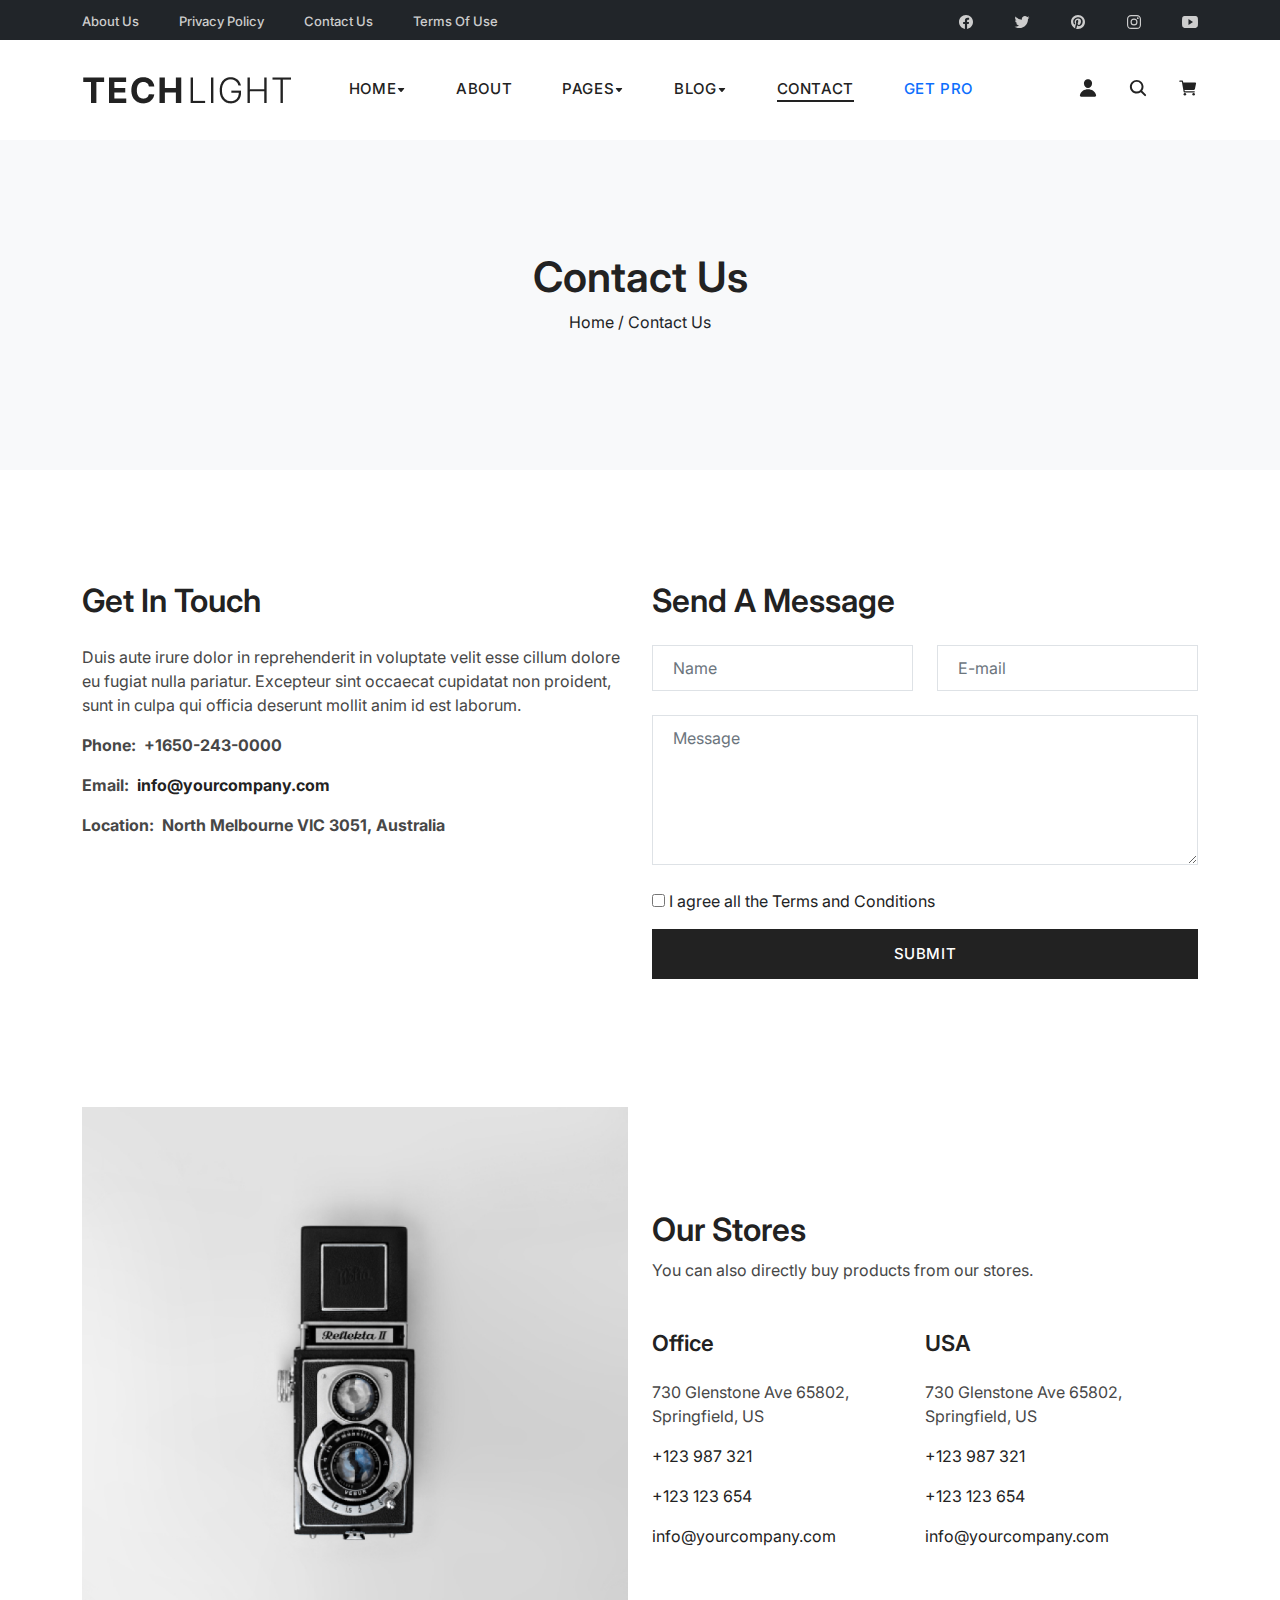
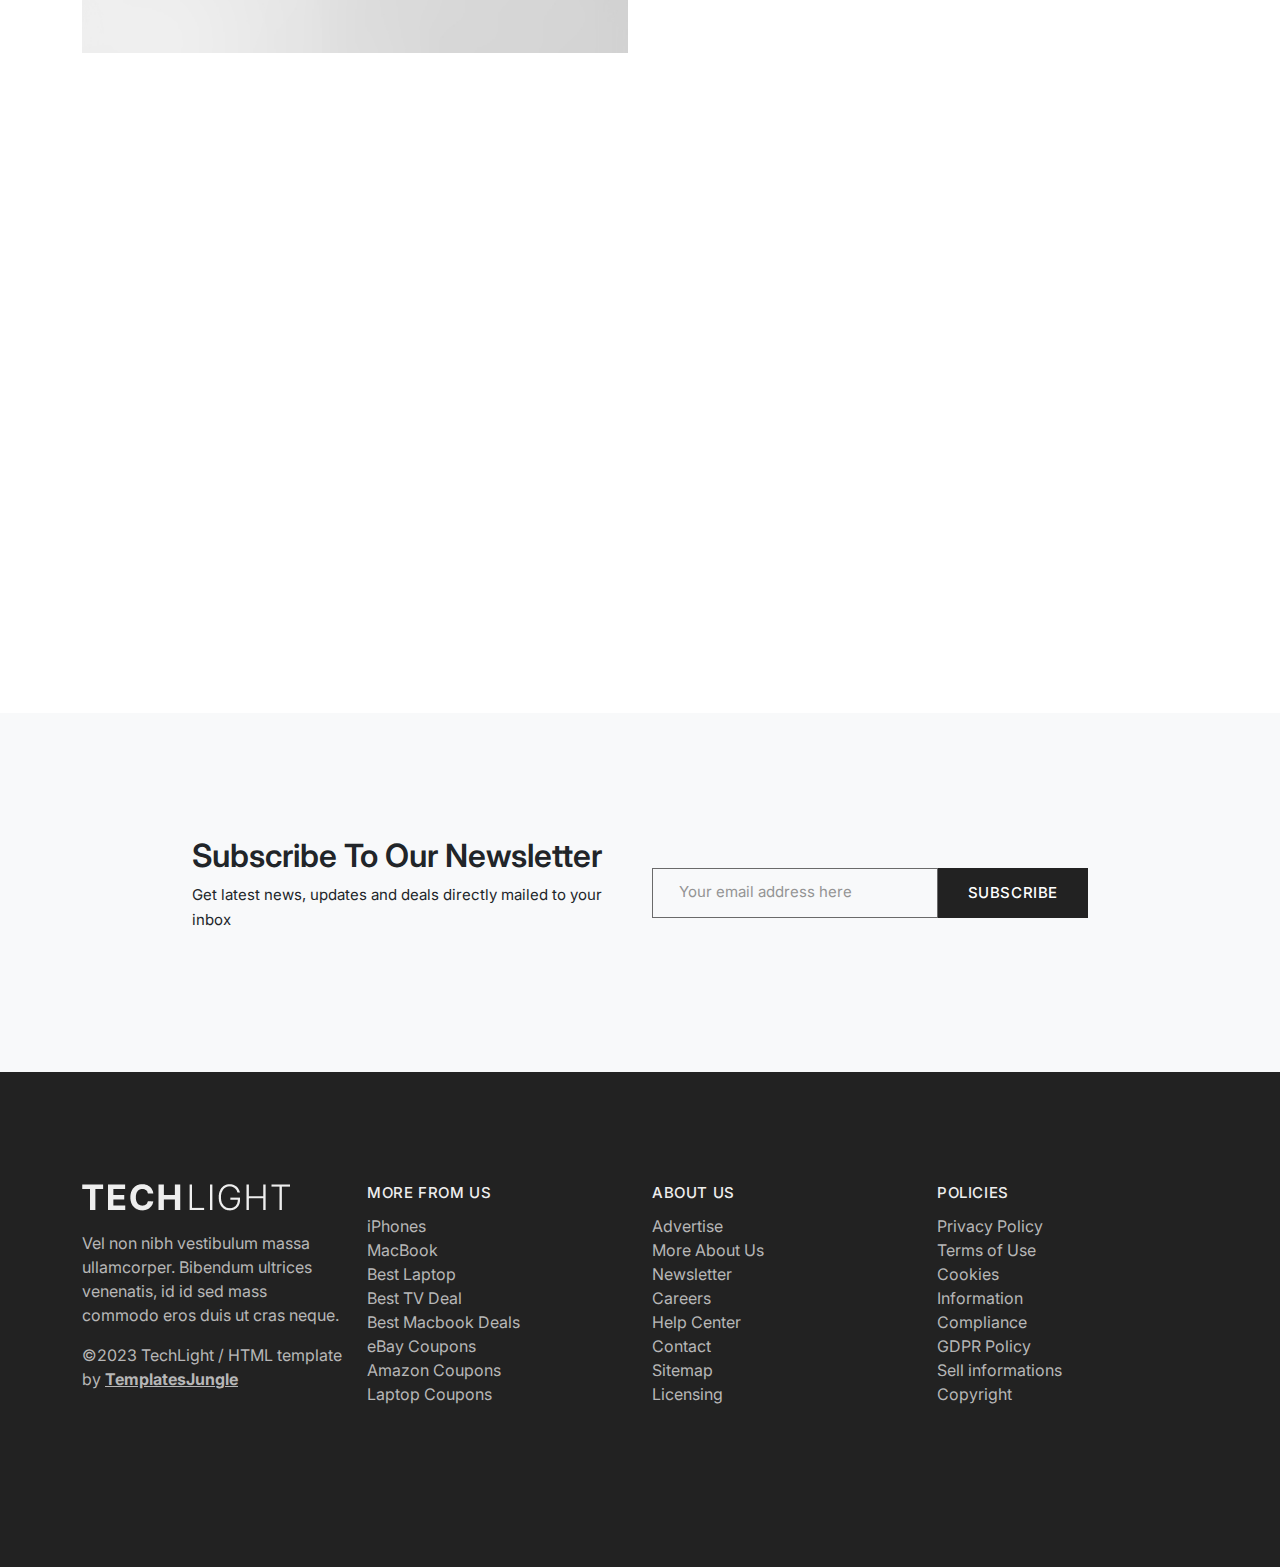
<file: contact.html>
<!DOCTYPE html>
<html>
<head>
  <title>TechLight - Tech Blog Free HTML CSS Website Template</title>

    <meta charset="utf-8">
    <meta http-equiv="X-UA-Compatible" content="IE=edge">
    <meta name="viewport" content="width=device-width, initial-scale=1.0">
    <meta name="format-detection" content="telephone=no">
    <meta name="apple-mobile-web-app-capable" content="yes">
    <meta name="author" content="">
    <meta name="keywords" content="">
    <meta name="description" content="">

    <link rel="stylesheet" type="text/css" href="css/vendor.css">
    <link href="css/bootstrap.min.css" rel="stylesheet">
    <link rel="stylesheet" type="text/css" href="css/main.css">

    <link rel="preconnect" href="https://fonts.googleapis.com">   
  <link rel="preconnect" href="https://fonts.gstatic.com" crossorigin>
  <link href="https://fonts.googleapis.com/css2?family=Inter:wght@100;200;300;400;500;600;700;800;900&display=swap" rel="stylesheet">
</head>
<body>

<svg xmlns="http://www.w3.org/2000/svg" style="display: none;">
  <symbol id="logo-facebook" xmlns="http://www.w3.org/2000/svg" class="ionicon" viewBox="0 0 512 512">
    <title>Facebook</title><path fill="currentColor" fill-rule="evenodd" d="M480 257.35c0-123.7-100.3-224-224-224s-224 100.3-224 224c0 111.8 81.9 204.47 189 221.29V322.12h-56.89v-64.77H221V208c0-56.13 33.45-87.16 84.61-87.16c24.51 0 50.15 4.38 50.15 4.38v55.13H327.5c-27.81 0-36.51 17.26-36.51 35v42h62.12l-9.92 64.77H291v156.54c107.1-16.81 189-109.48 189-221.31Z"/>
    </symbol>
    <symbol id="logo-twitter" xmlns="http://www.w3.org/2000/svg" class="ionicon" viewBox="0 0 512 512">
    <title>Twitter</title><path fill="currentColor" d="M496 109.5a201.8 201.8 0 0 1-56.55 15.3a97.51 97.51 0 0 0 43.33-53.6a197.74 197.74 0 0 1-62.56 23.5A99.14 99.14 0 0 0 348.31 64c-54.42 0-98.46 43.4-98.46 96.9a93.21 93.21 0 0 0 2.54 22.1a280.7 280.7 0 0 1-203-101.3A95.69 95.69 0 0 0 36 130.4c0 33.6 17.53 63.3 44 80.7A97.5 97.5 0 0 1 35.22 199v1.2c0 47 34 86.1 79 95a100.76 100.76 0 0 1-25.94 3.4a94.38 94.38 0 0 1-18.51-1.8c12.51 38.5 48.92 66.5 92.05 67.3A199.59 199.59 0 0 1 39.5 405.6a203 203 0 0 1-23.5-1.4A278.68 278.68 0 0 0 166.74 448c181.36 0 280.44-147.7 280.44-275.8c0-4.2-.11-8.4-.31-12.5A198.48 198.48 0 0 0 496 109.5Z"/>
    </symbol>
    <symbol id="logo-pinterest" xmlns="http://www.w3.org/2000/svg" class="ionicon" viewBox="0 0 512 512">
    <title>Pinterest</title><path fill="currentColor" d="M256.05 32c-123.7 0-224 100.3-224 224c0 91.7 55.2 170.5 134.1 205.2c-.6-15.6-.1-34.4 3.9-51.4c4.3-18.2 28.8-122.1 28.8-122.1s-7.2-14.3-7.2-35.4c0-33.2 19.2-58 43.2-58c20.4 0 30.2 15.3 30.2 33.6c0 20.5-13.1 51.1-19.8 79.5c-5.6 23.8 11.9 43.1 35.4 43.1c42.4 0 71-54.5 71-119.1c0-49.1-33.1-85.8-93.2-85.8c-67.9 0-110.3 50.7-110.3 107.3c0 19.5 5.8 33.3 14.8 43.9c4.1 4.9 4.7 6.9 3.2 12.5c-1.1 4.1-3.5 14-4.6 18c-1.5 5.7-6.1 7.7-11.2 5.6c-31.3-12.8-45.9-47-45.9-85.6c0-63.6 53.7-139.9 160.1-139.9c85.5 0 141.8 61.9 141.8 128.3c0 87.9-48.9 153.5-120.9 153.5c-24.2 0-46.9-13.1-54.7-27.9c0 0-13 51.6-15.8 61.6c-4.7 17.3-14 34.5-22.5 48a225.13 225.13 0 0 0 63.5 9.2c123.7 0 224-100.3 224-224S379.75 32 256.05 32Z"/>
    </symbol>
    <symbol id="logo-instagram" xmlns="http://www.w3.org/2000/svg" class="ionicon" viewBox="0 0 512 512">
    <title>Instagram</title><path fill="currentColor" d="M349.33 69.33a93.62 93.62 0 0 1 93.34 93.34v186.66a93.62 93.62 0 0 1-93.34 93.34H162.67a93.62 93.62 0 0 1-93.34-93.34V162.67a93.62 93.62 0 0 1 93.34-93.34h186.66m0-37.33H162.67C90.8 32 32 90.8 32 162.67v186.66C32 421.2 90.8 480 162.67 480h186.66C421.2 480 480 421.2 480 349.33V162.67C480 90.8 421.2 32 349.33 32Z"/><path fill="currentColor" d="M377.33 162.67a28 28 0 1 1 28-28a27.94 27.94 0 0 1-28 28ZM256 181.33A74.67 74.67 0 1 1 181.33 256A74.75 74.75 0 0 1 256 181.33m0-37.33a112 112 0 1 0 112 112a112 112 0 0 0-112-112Z"/>
    </symbol>
    <symbol id="logo-youtube" xmlns="http://www.w3.org/2000/svg" class="ionicon" viewBox="0 0 512 512">
    <title>Youtube</title><path fill="currentColor" d="M508.64 148.79c0-45-33.1-81.2-74-81.2C379.24 65 322.74 64 265 64h-18c-57.6 0-114.2 1-169.6 3.6C36.6 67.6 3.5 104 3.5 149C1 184.59-.06 220.19 0 255.79q-.15 53.4 3.4 106.9c0 45 33.1 81.5 73.9 81.5c58.2 2.7 117.9 3.9 178.6 3.8q91.2.3 178.6-3.8c40.9 0 74-36.5 74-81.5c2.4-35.7 3.5-71.3 3.4-107q.34-53.4-3.26-106.9ZM207 353.89v-196.5l145 98.2Z"/>
    </symbol>
    <symbol id="person" xmlns="http://www.w3.org/2000/svg" class="ionicon" viewBox="0 0 512 512">
    <title>Login</title><path fill="currentColor" d="M332.64 64.58C313.18 43.57 286 32 256 32c-30.16 0-57.43 11.5-76.8 32.38c-19.58 21.11-29.12 49.8-26.88 80.78C156.76 206.28 203.27 256 256 256s99.16-49.71 103.67-110.82c2.27-30.7-7.33-59.33-27.03-80.6ZM432 480H80a31 31 0 0 1-24.2-11.13c-6.5-7.77-9.12-18.38-7.18-29.11C57.06 392.94 83.4 353.61 124.8 326c36.78-24.51 83.37-38 131.2-38s94.42 13.5 131.2 38c41.4 27.6 67.74 66.93 76.18 113.75c1.94 10.73-.68 21.34-7.18 29.11A31 31 0 0 1 432 480Z"/>
    </symbol>
    <symbol id="search" xmlns="http://www.w3.org/2000/svg" class="ionicon" viewBox="0 0 512 512">
    <title>Search</title><path fill="currentColor" d="M456.69 421.39L362.6 327.3a173.81 173.81 0 0 0 34.84-104.58C397.44 126.38 319.06 48 222.72 48S48 126.38 48 222.72s78.38 174.72 174.72 174.72A173.81 173.81 0 0 0 327.3 362.6l94.09 94.09a25 25 0 0 0 35.3-35.3ZM97.92 222.72a124.8 124.8 0 1 1 124.8 124.8a124.95 124.95 0 0 1-124.8-124.8Z"/>
    </symbol>
    <symbol id="cart" xmlns="http://www.w3.org/2000/svg" class="ionicon" viewBox="0 0 512 512">
    <title>Cart</title><circle cx="176" cy="416" r="32" fill="currentColor"/><circle cx="400" cy="416" r="32" fill="currentColor"/><path fill="currentColor" d="M456.8 120.78a23.92 23.92 0 0 0-18.56-8.78H133.89l-6.13-34.78A16 16 0 0 0 112 64H48a16 16 0 0 0 0 32h50.58l45.66 258.78A16 16 0 0 0 160 368h256a16 16 0 0 0 0-32H173.42l-5.64-32h241.66A24.07 24.07 0 0 0 433 284.71l28.8-144a24 24 0 0 0-5-19.93Z"/>
    </symbol>
    <symbol id="long-arrow-alt-left" xmlns="http://www.w3.org/2000/svg" class="la" viewBox="0 0 32 32">
        <title>Long Arrow Left</title><path fill="currentColor" d="M10.813 9.281L4.093 16l6.72 6.719l1.406-1.438L7.938 17H28v-2H7.937l4.282-4.281z"/>
    </symbol>
    <symbol id="long-arrow-alt-right" xmlns="http://www.w3.org/2000/svg" class="la" viewBox="0 0 32 32">
      <title>Long Arrow Right</title><path fill="currentColor" d="M21.188 9.281L19.78 10.72L24.063 15H4v2h20.063l-4.282 4.281l1.407 1.438L27.905 16z"/>
    </symbol>
    <symbol id="caret-down" xmlns="http://www.w3.org/2000/svg" class="ionicon" viewBox="0 0 512 512">
    <title>Caret Down</title><path fill="currentColor" d="m98 190.06l139.78 163.12a24 24 0 0 0 36.44 0L414 190.06c13.34-15.57 2.28-39.62-18.22-39.62h-279.6c-20.5 0-31.56 24.05-18.18 39.62Z"/>
    </symbol>
    <symbol id="arrow-back" xmlns="http://www.w3.org/2000/svg" class="ionicon" viewBox="0 0 512 512">
    <title>Arrow Back</title><path fill="none" stroke="currentColor" stroke-linecap="round" stroke-linejoin="round" stroke-width="48" d="M244 400L100 256l144-144M120 256h292"/>
    </symbol>
    <symbol id="arrow-forward" xmlns="http://www.w3.org/2000/svg" class="ionicon" viewBox="0 0 512 512">
    <title>Arrow Forward</title><path fill="none" stroke="currentColor" stroke-linecap="round" stroke-linejoin="round" stroke-width="48" d="m268 112l144 144l-144 144m124-144H100"/>
    </symbol>
    <symbol id="chevron-forward" xmlns="http://www.w3.org/2000/svg" class="ionicon" viewBox="0 0 512 512">
    <title>Chevron Forward</title><path fill="none" stroke="currentColor" stroke-linecap="round" stroke-linejoin="round" stroke-width="48" d="m184 112l144 144l-144 144"/>
    </symbol>
    <symbol id="play" xmlns="http://www.w3.org/2000/svg" class="ionicon" viewBox="0 0 512 512">
    <title>Play</title><path fill="currentColor" d="M133 440a35.37 35.37 0 0 1-17.5-4.67c-12-6.8-19.46-20-19.46-34.33V111c0-14.37 7.46-27.53 19.46-34.33a35.13 35.13 0 0 1 35.77.45l247.85 148.36a36 36 0 0 1 0 61l-247.89 148.4A35.5 35.5 0 0 1 133 440Z"/>
    </symbol>
    <symbol id="menu-sharp" xmlns="http://www.w3.org/2000/svg" class="ionicon" viewBox="0 0 512 512">
    <title>Menu</title><path fill="currentColor" d="M64 384h384v-42.67H64Zm0-106.67h384v-42.66H64ZM64 128v42.67h384V128Z"/>
    </symbol>
    <symbol id="close-sharp" xmlns="http://www.w3.org/2000/svg" class="ionicon" viewBox="0 0 512 512">
    <title>Cross</title><path fill="currentColor" d="M400 145.49L366.51 112L256 222.51L145.49 112L112 145.49L222.51 256L112 366.51L145.49 400L256 289.49L366.51 400L400 366.51L289.49 256L400 145.49z"/>
    </symbol>
    <symbol id="cart-outline" xmlns="http://www.w3.org/2000/svg" viewBox="0 0 16 16">
    <title>Cart Outline</title><path d="M0 1.5A.5.5 0 0 1 .5 1H2a.5.5 0 0 1 .485.379L2.89 3H14.5a.5.5 0 0 1 .49.598l-1 5a.5.5 0 0 1-.465.401l-9.397.472L4.415 11H13a.5.5 0 0 1 0 1H4a.5.5 0 0 1-.491-.408L2.01 3.607 1.61 2H.5a.5.5 0 0 1-.5-.5zM3.102 4l.84 4.479 9.144-.459L13.89 4H3.102zM5 12a2 2 0 1 0 0 4 2 2 0 0 0 0-4zm7 0a2 2 0 1 0 0 4 2 2 0 0 0 0-4zm-7 1a1 1 0 1 1 0 2 1 1 0 0 1 0-2zm7 0a1 1 0 1 1 0 2 1 1 0 0 1 0-2z" />
  </symbol>
  <symbol id="quality" xmlns="http://www.w3.org/2000/svg" viewBox="0 0 16 16">
    <title>Quality</title><path d="M9.669.864 8 0 6.331.864l-1.858.282-.842 1.68-1.337 1.32L2.6 6l-.306 1.854 1.337 1.32.842 1.68 1.858.282L8 12l1.669-.864 1.858-.282.842-1.68 1.337-1.32L13.4 6l.306-1.854-1.337-1.32-.842-1.68L9.669.864zm1.196 1.193.684 1.365 1.086 1.072L12.387 6l.248 1.506-1.086 1.072-.684 1.365-1.51.229L8 10.874l-1.355-.702-1.51-.229-.684-1.365-1.086-1.072L3.614 6l-.25-1.506 1.087-1.072.684-1.365 1.51-.229L8 1.126l1.356.702 1.509.229z" />
    <path d="M4 11.794V16l4-1 4 1v-4.206l-2.018.306L8 13.126 6.018 12.1 4 11.794z" />
  </symbol>
  <symbol id="price-tag" xmlns="http://www.w3.org/2000/svg" viewBox="0 0 16 16">
    <title>Price Tag</title><path d="M6 4.5a1.5 1.5 0 1 1-3 0 1.5 1.5 0 0 1 3 0zm-1 0a.5.5 0 1 0-1 0 .5.5 0 0 0 1 0z" />
    <path d="M2 1h4.586a1 1 0 0 1 .707.293l7 7a1 1 0 0 1 0 1.414l-4.586 4.586a1 1 0 0 1-1.414 0l-7-7A1 1 0 0 1 1 6.586V2a1 1 0 0 1 1-1zm0 5.586 7 7L13.586 9l-7-7H2v4.586z" />
  </symbol>
  <symbol id="shield-plus" xmlns="http://www.w3.org/2000/svg" viewBox="0 0 16 16">
    <title>Shield Plus</title><path d="M5.338 1.59a61.44 61.44 0 0 0-2.837.856.481.481 0 0 0-.328.39c-.554 4.157.726 7.19 2.253 9.188a10.725 10.725 0 0 0 2.287 2.233c.346.244.652.42.893.533.12.057.218.095.293.118a.55.55 0 0 0 .101.025.615.615 0 0 0 .1-.025c.076-.023.174-.061.294-.118.24-.113.547-.29.893-.533a10.726 10.726 0 0 0 2.287-2.233c1.527-1.997 2.807-5.031 2.253-9.188a.48.48 0 0 0-.328-.39c-.651-.213-1.75-.56-2.837-.855C9.552 1.29 8.531 1.067 8 1.067c-.53 0-1.552.223-2.662.524zM5.072.56C6.157.265 7.31 0 8 0s1.843.265 2.928.56c1.11.3 2.229.655 2.887.87a1.54 1.54 0 0 1 1.044 1.262c.596 4.477-.787 7.795-2.465 9.99a11.775 11.775 0 0 1-2.517 2.453 7.159 7.159 0 0 1-1.048.625c-.28.132-.581.24-.829.24s-.548-.108-.829-.24a7.158 7.158 0 0 1-1.048-.625 11.777 11.777 0 0 1-2.517-2.453C1.928 10.487.545 7.169 1.141 2.692A1.54 1.54 0 0 1 2.185 1.43 62.456 62.456 0 0 1 5.072.56z" />
    <path d="M8 4.5a.5.5 0 0 1 .5.5v1.5H10a.5.5 0 0 1 0 1H8.5V9a.5.5 0 0 1-1 0V7.5H6a.5.5 0 0 1 0-1h1.5V5a.5.5 0 0 1 .5-.5z" />
  </symbol>
  <symbol id="star-fill" xmlns="http://www.w3.org/2000/svg" viewBox="0 0 16 16">
    <title>Star Fill</title><path d="M3.612 15.443c-.386.198-.824-.149-.746-.592l.83-4.73L.173 6.765c-.329-.314-.158-.888.283-.95l4.898-.696L7.538.792c.197-.39.73-.39.927 0l2.184 4.327 4.898.696c.441.062.612.636.282.95l-3.522 3.356.83 4.73c.078.443-.36.79-.746.592L8 13.187l-4.389 2.256z" />
  </symbol>
  <symbol id="star-empty" xmlns="http://www.w3.org/2000/svg" viewBox="0 0 16 16">
    <title>Star Empty</title><path d="M2.866 14.85c-.078.444.36.791.746.593l4.39-2.256 4.389 2.256c.386.198.824-.149.746-.592l-.83-4.73 3.522-3.356c.33-.314.16-.888-.282-.95l-4.898-.696L8.465.792a.513.513 0 0 0-.927 0L5.354 5.12l-4.898.696c-.441.062-.612.636-.283.95l3.523 3.356-.83 4.73zm4.905-2.767-3.686 1.894.694-3.957a.565.565 0 0 0-.163-.505L1.71 6.745l4.052-.576a.525.525 0 0 0 .393-.288L8 2.223l1.847 3.658a.525.525 0 0 0 .393.288l4.052.575-2.906 2.77a.565.565 0 0 0-.163.506l.694 3.957-3.686-1.894a.503.503 0 0 0-.461 0z" />
  </symbol>
  <symbol id="star-half" xmlns="http://www.w3.org/2000/svg" viewBox="0 0 16 16">
    <title>Star Half</title><path d="M5.354 5.119 7.538.792A.516.516 0 0 1 8 .5c.183 0 .366.097.465.292l2.184 4.327 4.898.696A.537.537 0 0 1 16 6.32a.548.548 0 0 1-.17.445l-3.523 3.356.83 4.73c.078.443-.36.79-.746.592L8 13.187l-4.389 2.256a.52.52 0 0 1-.146.05c-.342.06-.668-.254-.6-.642l.83-4.73L.173 6.765a.55.55 0 0 1-.172-.403.58.58 0 0 1 .085-.302.513.513 0 0 1 .37-.245l4.898-.696zM8 12.027a.5.5 0 0 1 .232.056l3.686 1.894-.694-3.957a.565.565 0 0 1 .162-.505l2.907-2.77-4.052-.576a.525.525 0 0 1-.393-.288L8.001 2.223 8 2.226v9.8z" />
  </symbol>
  <symbol id="quote" xmlns="http://www.w3.org/2000/svg" viewBox="0 0 24 24">
    <title>Quote</title><path fill="currentColor" d="m15 17l2-4h-4V6h7v7l-2 4h-3Zm-9 0l2-4H4V6h7v7l-2 4H6Z" />
  </symbol>
</svg>

<div id="preloader">
  <div id="loader"></div>
</div>

<div class="search-popup">
  <div class="search-popup-container">

    <h3 class="my-3">Search Here</h3>
    <form role="search" method="get" class="search-form" action="">
        <input type="search" id="search-form" class="search-field" placeholder="Type and press enter" value="" name="s" />
        <button type="submit" class="search-submit">
          <a href="#" class="search-button">
            <svg class="bi" width="20" height="20"><use xlink:href="#search"></use></svg>
          </a>
      </button>
    </form>

  </div>
</div>
<header id="header-wrap">
  <div class="top-header bg-dark">

    <div class="container py-2 d-flex justify-content-between text-white">
      
      <div class="secondary-nav">
        <ul class="d-flex m-0 list-unstyled">
          <li><a href="#about">About Us</a></li>
          <li><a href="#about">Privacy Policy</a></li>
          <li><a href="#about">Contact Us</a></li>
          <li><a href="#about">Terms of Use</a></li>
        </ul>
      </div>

      <div class="social-share">
        <ul class="d-flex flex-wrap m-0 list-unstyled">
          <li><a href="#"><svg class="bi" width="16" height="16"><use xlink:href="#logo-facebook"></use></svg></a></li>
          <li><a href="#"><svg class="bi" width="16" height="16"><use xlink:href="#logo-twitter"></use></svg></a></li>
          <li><a href="#"><svg class="bi" width="16" height="16"><use xlink:href="#logo-pinterest"></use></svg></a></li>
          <li><a href="#"><svg class="bi" width="16" height="16"><use xlink:href="#logo-instagram"></use></svg></a></li>
          <li><a href="#"><svg class="bi" width="16" height="16"><use xlink:href="#logo-youtube"></use></svg></a></li>
        </ul>
      </div>

    </div>

  </div>

  <nav id="header-nav" class="navbar navbar-expand-lg py-4">

    <div class="container align-items-center">

      <a class="navbar-brand" href="index.html">
        <img src="images/logo.png" class="logo">
      </a>
      <button class="navbar-toggler d-flex d-lg-none" type="button" data-bs-toggle="offcanvas" data-bs-target="#offcanvasRight" aria-controls="offcanvasRight">
          <svg class="bi" width="36" height="36"><use xlink:href="#menu-sharp"></use></svg>
      </button>

      <div class="offcanvas offcanvas-end" tabindex="-1" id="offcanvasRight" aria-labelledby="offcanvasRightLabel">
        <div class="offcanvas-header justify-content-end">
          <button type="button" data-bs-dismiss="offcanvas" aria-label="Close" data-bs-target="#bdNavbar">
            <svg class="bi" width="36" height="36"><use xlink:href="#close-sharp"></use></svg>
          </button>
        </div>
        <div class="offcanvas-body justify-content-end">
          <ul id="navbar" class="navbar-nav d-flex justify-content-end flex-wrap list-unstyled m-0">
            <li class="nav-item dropdown">
              <a class="nav-link" href="#" role="button" data-bs-toggle="dropdown" aria-expanded="true">Home<svg class="bi" width="10" height="10"><use xlink:href="#caret-down"></use></svg></a>
              <ul class="dropdown-menu" data-bs-popper="none">
                <li><a href="index.html" class="dropdown-item">Blog Home</a></li>
                <li><a href="shop-home.html" class="dropdown-item">Shop Home</a></li>
              </ul>
            </li>           
            <li class="nav-item">
              <a class="nav-link" href="about.html">About</a>
            </li>
            <li class="nav-item dropdown">
              <a class="nav-link" href="#" role="button" data-bs-toggle="dropdown" aria-expanded="true">Pages<svg class="bi" width="10" height="10"><use xlink:href="#caret-down"></use></svg></a>
              <ul class="dropdown-menu" data-bs-popper="none">
                <li><a href="shop.html" class="dropdown-item">Shop <small><b>(PRO)</b></small></a></li>
                <li><a href="shop-single.html" class="dropdown-item">Shop Single <small><b>(PRO)</b></small></a></li>
                <li><a href="cart.html" class="dropdown-item">Cart <small><b>(PRO)</b></small></a></li>
                <li><a href="checkout.html" class="dropdown-item">Checkout <small><b>(PRO)</b></small></a></li>
                <li><a href="login.html" class="dropdown-item">Login <small><b>(PRO)</b></small></a></li>
                <li><a href="styles.html" class="dropdown-item">Styles</a></li>
              </ul>
            </li>
            <li class="nav-item dropdown">
              <a class="nav-link" href="#" role="button" data-bs-toggle="dropdown" aria-expanded="true">Blog<svg class="bi" width="10" height="10"><use xlink:href="#caret-down"></use></svg></a>
              <ul class="dropdown-menu" data-bs-popper="none">
                <li><a href="blog.html" class="dropdown-item">Blog <small><b>(PRO)</b></small></a></li>
                <li><a href="blog-masonry.html" class="dropdown-item">Blog Masonry <small><b>(PRO)</b></small></a></li>
                <li><a href="single-post.html" class="dropdown-item">Single Post <small><b>(PRO)</b></small></a></li>
              </ul>
            </li>
            <li class="nav-item">
              <a class="nav-link active" href="contact.html">Contact</a>
            </li>
						<li class="nav-item">
							<a class="nav-link text-primary" href="https://templatesjungle.gumroad.com/l/techlight-tech-store-and-tech-blog-website-template" target="_blank">Get Pro</a>
						</li>

            <li class="nav-item">
              <div class="user-items">
                <ul class="d-flex justify-content-end list-unstyled m-0">
                  <li>
                    <a href="login.html">
                      <svg class="bi" width="20" height="20"><use xlink:href="#person"></use></svg>
                    </a>
                  </li>
                  <li>
                    <a href="#" class="search-button">
                      <svg class="bi" width="20" height="20"><use xlink:href="#search"></use></svg>
                    </a>
                  </li>
                  <li>
                    <a href="cart.html">
                      <svg class="bi" width="20" height="20"><use xlink:href="#cart"></use></svg>
                    </a>
                  </li>
                </ul>
              </div>
            </li>

          </ul>
        </div>
      </div>

    </div>

  </nav>  
</header>

<section id="intro" class="bg-light padding-large">
  <div class="container">
    <div class="row">
      <div class="col-xl-8 offset-xl-2 col-lg-10 offset-lg-1">
        
        <div class="page-title text-center">
          <h2>Contact Us</h2>
          <div class="breadcum-items">
            <span class="item"><a href="index.html">Home /</a></span>
            <span class="item colored">Contact Us</span>
          </div>
        </div>

      </div>
    </div>
  </div>
</section>

<section class="contact-information padding-large">
	<div class="container">
		<div class="row">
			<div class="col-md-6 mb-3">
				
				<h2>Get in Touch</h2>

				<div class="contact-detail d-flex flex-wrap mt-4">
					<div class="detail mr-6 mb-4">
						<p>Duis aute irure dolor in reprehenderit in voluptate velit esse cillum dolore eu fugiat nulla pariatur. Excepteur sint occaecat cupidatat non proident, sunt in culpa qui officia deserunt mollit anim id est laborum.</p>
						<ul class="list-unstyled list-icon">
							<li><p class="fw-bold"><span class="me-2">Phone:</span>+1650-243-0000</p></li>
							<li><p class="fw-bold"><span class="me-2">Email:</span><a href="mailto:info@yourcompany.com">info@yourcompany.com</a></p></li>
							<li><p class="fw-bold"><span class="me-2">Location:</span>North Melbourne VIC 3051, Australia</p></li>
						</ul>
					</div><!--detail-->

				</div><!--contact-detail-->
			</div><!--col-md-6-->

			<div class="col-md-6">
				
				<div class="contact-information">
					<h2>Send A Message</h2>
					<form name="contactform" action="contact.php" method="post" class="form-group contact-form mt-4">
						<div class="row">
					    	<div class="col-md-6">
								<input type="text" minlength="2" name="name" placeholder="Name" class="form-control" required>
							</div>
							<div class="col-md-6">
								<input type="email" name="email" placeholder="E-mail" class="form-control" required>
							</div>
						</div>

						<div class="row">
							<div class="col-md-12">

								<textarea class="form-control my-4" name="message" placeholder="Message" style="height: 150px;" required></textarea>

								<label>
								    <input type="checkbox" required>
								    <span class="label-body">I agree all the <a href="#">Terms and Conditions</a></span>
								</label>

								<div class="d-grid">
									<button type="submit" name="submit" class="button btn-bg-dark w-100 my-3">Submit</button>
								</div>
							</div>
						</div>
					</form>

				</div><!--contact-information-->

			</div><!--col-md-6-->

		</div>
	</div>
</section>

<section id="our-store" class="padding-large no-padding-top">
  <div class="container">
    <div class="row d-flex flex-wrap align-items-center">
      <div class="col-lg-6">
        <div class="image-holder mb-5">
          <img src="images/single-image.jpg" alt="our-store" class="img-fluid">
        </div>
      </div>
      <div class="col-lg-6">
        <div class="locations-wrap">
          <div class="display-header">
            <h2>Our stores</h2>
            <p>You can also directly buy products from our stores.</p>
          </div>
          <div class="location-content d-flex flex-wrap mt-5">
            <div class="col-lg-6 col-sm-12">
              <div class="content-box text-dark pe-4 mb-5">
                <h3 class="card-title">Office</h3>
                <div class="contact-address pt-3">
                  <p>730 Glenstone Ave 65802, Springfield, US</p>
                </div>
                <div class="contact-number">
                  <p>
                    <a href="#">+123 987 321</a>
                  </p>
                  <p>
                    <a href="#">+123 123 654</a>
                  </p>
                </div>
                <div class="email-address">
                  <p>
                    <a href="mailto:info@yourcompany.com">info@yourcompany.com</a>
                  </p>
                </div>
              </div>
            </div>
            <div class="col-lg-6 col-sm-12">
              <div class="content-box">
                <h3 class="card-title">USA</h3>
                <div class="contact-address pt-3">
                  <p>730 Glenstone Ave 65802, Springfield, US</p>
                </div>
                <div class="contact-number">
                  <p>
                    <a href="#">+123 987 321</a>
                  </p>
                  <p>
                    <a href="#">+123 123 654</a>
                  </p>
                </div>
                <div class="email-address">
                  <p>
                    <a href="mailto:info@yourcompany.com">info@yourcompany.com</a>
                  </p>
                </div>
              </div>
            </div>
          </div>
        </div>
      </div>
    </div>
  </div>
</section>

<section class="google-map">
	<div class="mapouter"><div class="gmap_canvas"><iframe width="100%" height="500" id="gmap_canvas" src="https://maps.google.com/maps?q=2880%20Broadway,%20New%20York&t=&z=13&ie=UTF8&iwloc=&output=embed" frameborder="0" scrolling="no" marginheight="0" marginwidth="0"></iframe><a href="https://getasearch.com/fmovies"></a><br><style>.mapouter{position:relative;text-align:right;height:500px;width:100%;}</style><a href="https://www.embedgooglemap.net">embedgooglemap.net</a><style>.gmap_canvas {overflow:hidden;background:none!important;height:500px;width:100%;}</style></div></div>
</section>

<section id="newsletter" class="bg-light padding-medium">
  <div class="container">
    <div class="newsletter bg-light">
      <div class="row">
        <div class="col-lg-6 col-md-12 title">
          <h2 class="text-dark">Subscribe to Our Newsletter</h2>
          <p class="text-dark">Get latest news, updates and deals directly mailed to your inbox</p>         
        </div>
        <form class="col-lg-6 col-md-12 d-flex align-items-center">
          <div class="d-flex">
                  <input id="newsletter1" type="text" class="form-control text-dark" placeholder="Your email address here">
                  <button class="button btn-bg-dark" type="button">Subscribe</button>
              </div>
        </form>
      </div>      
    </div>
  </div>
</section>

<footer id="footer" class="padding-large">
  <div class="container">
      <div class="row">

        <div class="col-md-3 mb-5">
      <a href="index.html"><img src="images/logo-light.png" class="logo"></a>
      <p>Vel non nibh vestibulum massa ullamcorper. Bibendum ultrices venenatis, id id sed mass commodo eros duis ut cras neque.</p>
        <p>©2023 TechLight / HTML template by <a href="https://templatesjungle.com/" class="link-primary fw-bold text-decoration-underline" target="_blank">TemplatesJungle</a></p>
        </div>

        <div class="col-md-3 mb-5">
          <h5>More from us</h5>
          <ul class="nav flex-column">
            <li class="nav-item"><a href="#" class="nav-link">iPhones</a></li>
            <li class="nav-item"><a href="#" class="nav-link">MacBook</a></li>
            <li class="nav-item"><a href="#" class="nav-link">Best Laptop</a></li>
            <li class="nav-item"><a href="#" class="nav-link">Best TV Deal</a></li>
            <li class="nav-item"><a href="#" class="nav-link">Best Macbook Deals</a></li>
            <li class="nav-item"><a href="#" class="nav-link">eBay Coupons</a></li>
            <li class="nav-item"><a href="#" class="nav-link">Amazon Coupons</a></li>
            <li class="nav-item"><a href="#" class="nav-link">Laptop Coupons</a></li>           
          </ul>
        </div>

        <div class="col-md-3 mb-5">
          <h5>About us</h5>
          <ul class="nav flex-column">
            <li class="nav-item"><a href="#" class="nav-link">Advertise</a></li>
            <li class="nav-item"><a href="#" class="nav-link">More About Us</a></li>
            <li class="nav-item"><a href="#" class="nav-link">Newsletter</a></li>
            <li class="nav-item"><a href="#" class="nav-link">Careers</a></li>
            <li class="nav-item"><a href="#" class="nav-link">Help Center</a></li>
            <li class="nav-item"><a href="#" class="nav-link">Contact</a></li>
            <li class="nav-item"><a href="#" class="nav-link">Sitemap</a></li>
            <li class="nav-item"><a href="#" class="nav-link">Licensing</a></li>            
          </ul>
        </div>

        <div class="col-md-3 mb-5">
          <h5>Policies</h5>
          <ul class="nav flex-column">
            <li class="nav-item"><a href="#" class="nav-link">Privacy Policy</a></li>
            <li class="nav-item"><a href="#" class="nav-link">Terms of Use</a></li>
            <li class="nav-item"><a href="#" class="nav-link">Cookies</a></li>
            <li class="nav-item"><a href="#" class="nav-link">Information</a></li>
            <li class="nav-item"><a href="#" class="nav-link">Compliance</a></li>
            <li class="nav-item"><a href="#" class="nav-link">GDPR Policy</a></li>
            <li class="nav-item"><a href="#" class="nav-link">Sell informations</a></li>
            <li class="nav-item"><a href="#" class="nav-link">Copyright</a></li>
          </ul>
        </div>

      </div>
  </div>
</footer>

<script src="js/jquery-1.11.0.min.js"></script>
<script src="js/bootstrap.min.js"></script>
<script src="js/plugins.js"></script>
<script src="js/script.js"></script>

</body>
</html>
</file>
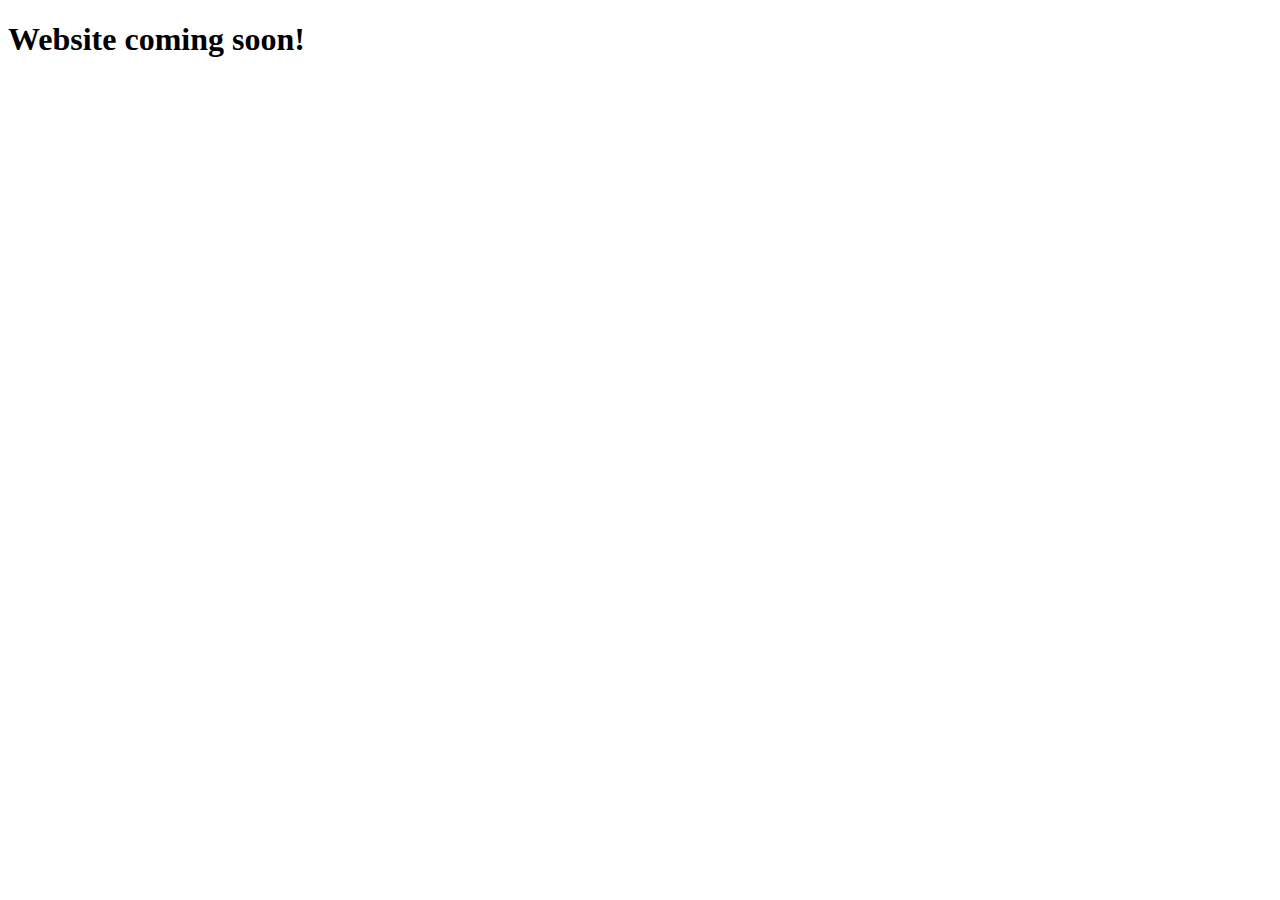
<file: indexold.html>
<!DOCTYPE html>
<html lang="en">
	<head>
		<title>Eyesomorphic</title>
		<link rel="icon" type="image/x-icon" href="/images/favicon.svg">
	</head>
	<body>
		<main>
			<h1>Website coming soon!</h1>
		</main>
	</body>
</html>
</file>
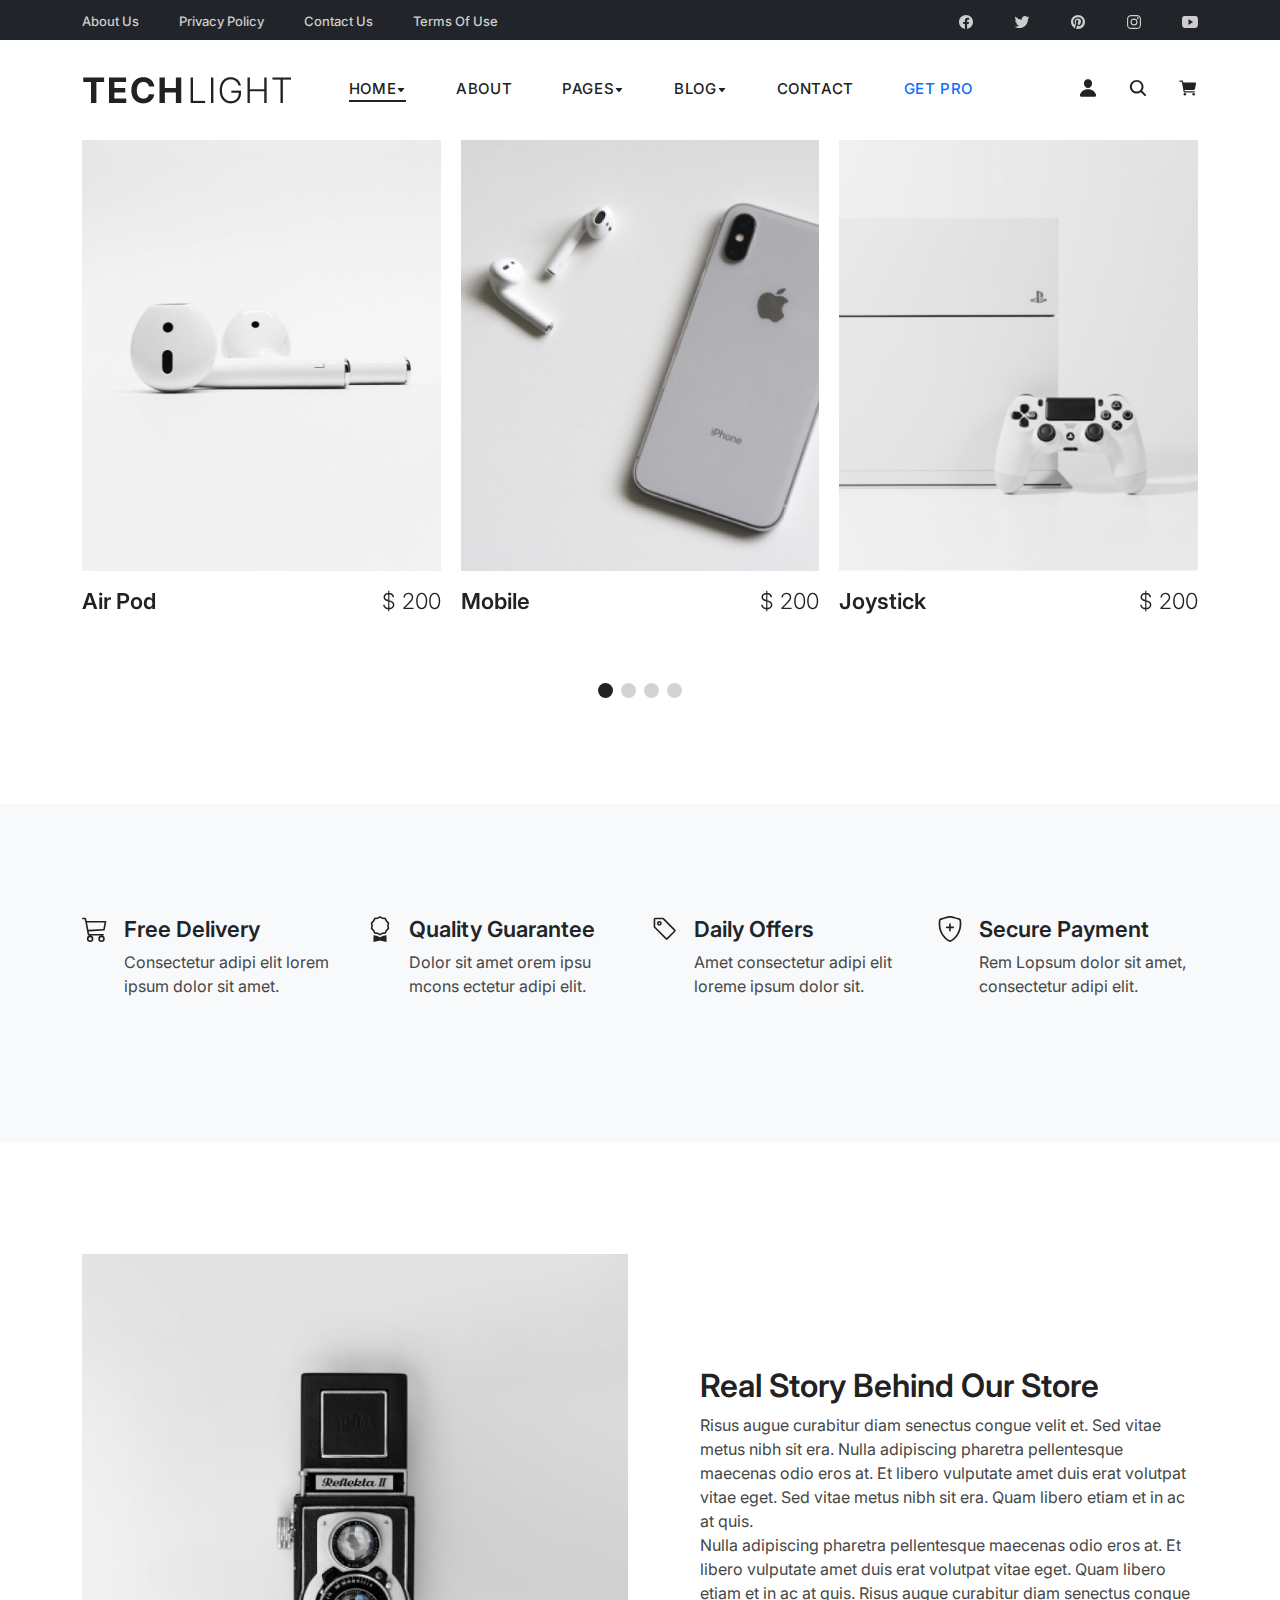
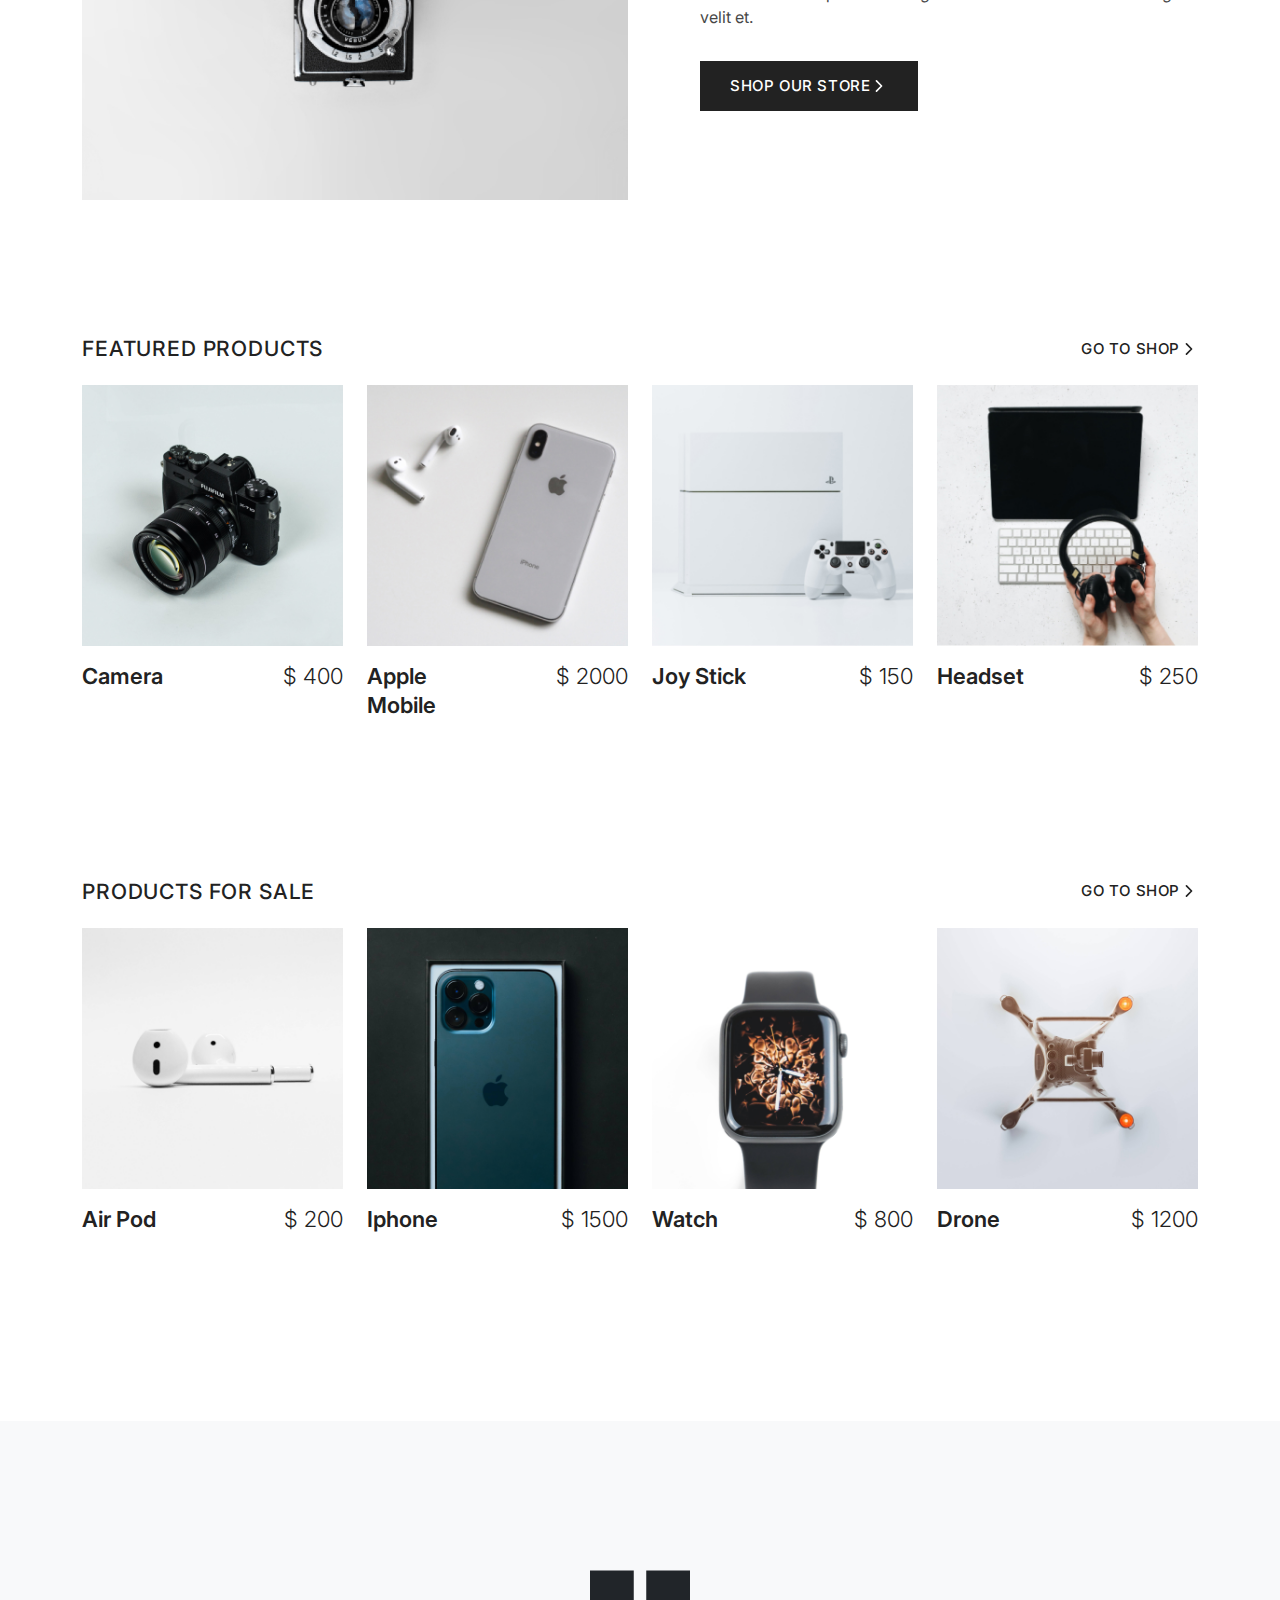
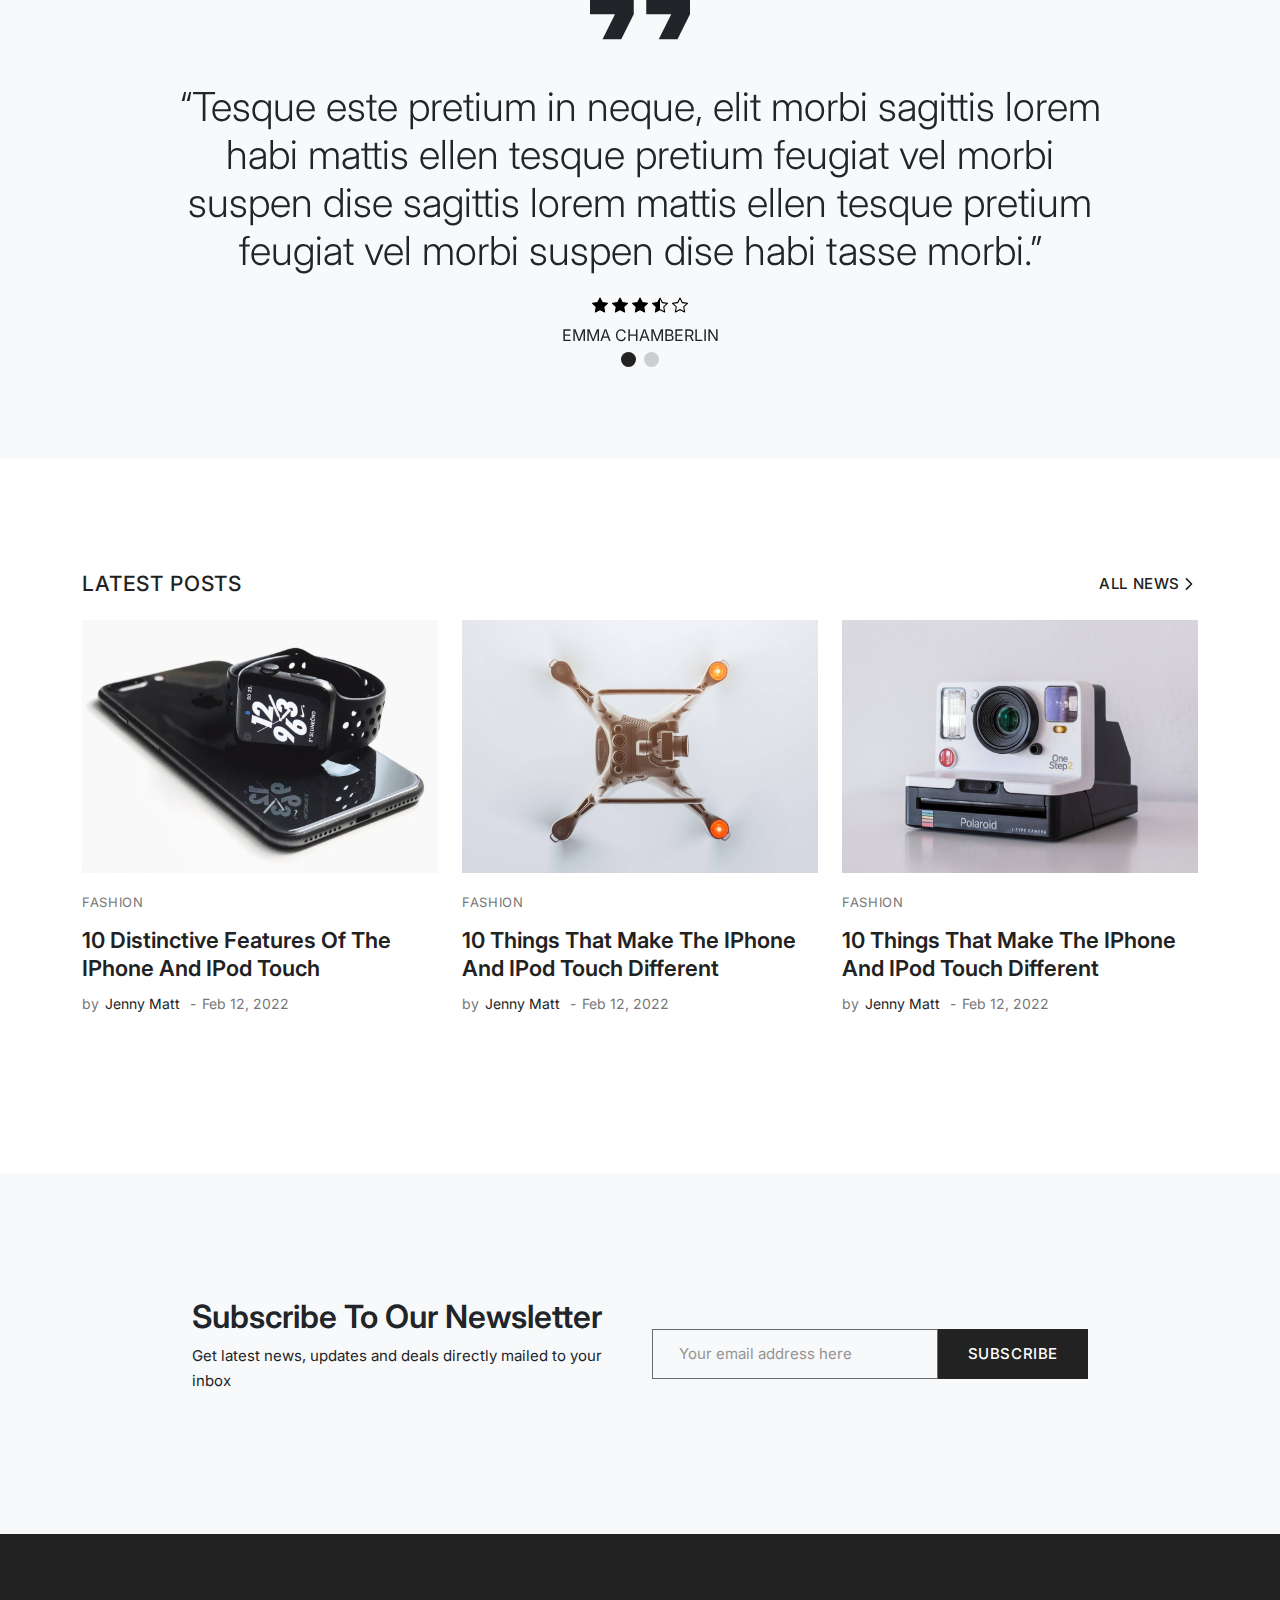
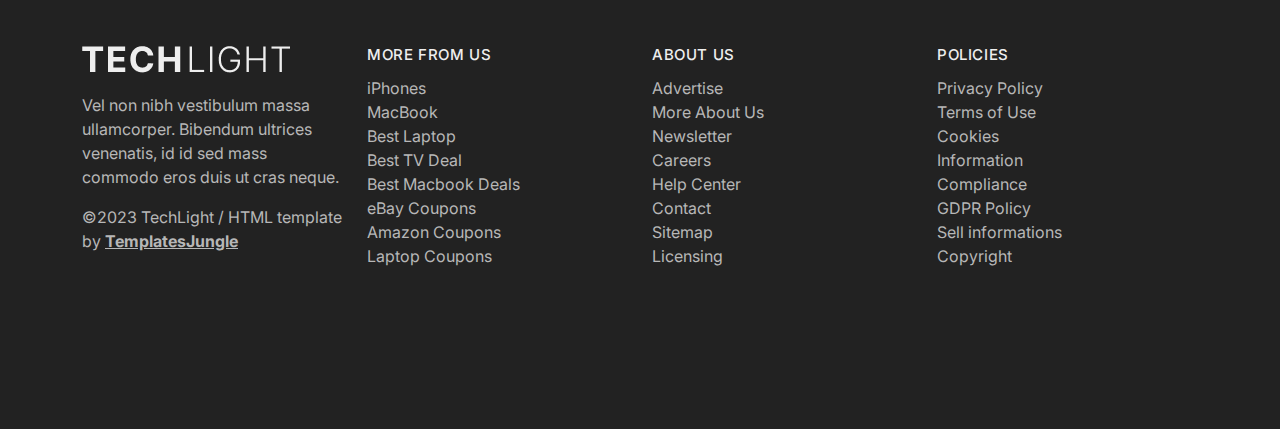
<file: shop-home.html>
<!DOCTYPE html>
<html>
<head>
	<title>TechLight - Tech Blog Free HTML CSS Website Template</title>

    <meta charset="utf-8">
    <meta http-equiv="X-UA-Compatible" content="IE=edge">
    <meta name="viewport" content="width=device-width, initial-scale=1.0">
    <meta name="format-detection" content="telephone=no">
    <meta name="apple-mobile-web-app-capable" content="yes">
    <meta name="author" content="">
    <meta name="keywords" content="">
    <meta name="description" content="">

    <link rel="stylesheet" type="text/css" href="css/vendor.css">
    <link href="css/bootstrap.min.css" rel="stylesheet">
    <link rel="stylesheet" type="text/css" href="css/main.css">

    <link rel="preconnect" href="https://fonts.googleapis.com">		
	<link rel="preconnect" href="https://fonts.gstatic.com" crossorigin>
	<link href="https://fonts.googleapis.com/css2?family=Inter:wght@100;200;300;400;500;600;700;800;900&display=swap" rel="stylesheet">
</head>
<body>

<svg xmlns="http://www.w3.org/2000/svg" style="display: none;">
	<symbol id="logo-facebook" xmlns="http://www.w3.org/2000/svg" class="ionicon" viewBox="0 0 512 512">
		<title>Facebook</title><path fill="currentColor" fill-rule="evenodd" d="M480 257.35c0-123.7-100.3-224-224-224s-224 100.3-224 224c0 111.8 81.9 204.47 189 221.29V322.12h-56.89v-64.77H221V208c0-56.13 33.45-87.16 84.61-87.16c24.51 0 50.15 4.38 50.15 4.38v55.13H327.5c-27.81 0-36.51 17.26-36.51 35v42h62.12l-9.92 64.77H291v156.54c107.1-16.81 189-109.48 189-221.31Z"/>
  	</symbol>
  	<symbol id="logo-twitter" xmlns="http://www.w3.org/2000/svg" class="ionicon" viewBox="0 0 512 512">
		<title>Twitter</title><path fill="currentColor" d="M496 109.5a201.8 201.8 0 0 1-56.55 15.3a97.51 97.51 0 0 0 43.33-53.6a197.74 197.74 0 0 1-62.56 23.5A99.14 99.14 0 0 0 348.31 64c-54.42 0-98.46 43.4-98.46 96.9a93.21 93.21 0 0 0 2.54 22.1a280.7 280.7 0 0 1-203-101.3A95.69 95.69 0 0 0 36 130.4c0 33.6 17.53 63.3 44 80.7A97.5 97.5 0 0 1 35.22 199v1.2c0 47 34 86.1 79 95a100.76 100.76 0 0 1-25.94 3.4a94.38 94.38 0 0 1-18.51-1.8c12.51 38.5 48.92 66.5 92.05 67.3A199.59 199.59 0 0 1 39.5 405.6a203 203 0 0 1-23.5-1.4A278.68 278.68 0 0 0 166.74 448c181.36 0 280.44-147.7 280.44-275.8c0-4.2-.11-8.4-.31-12.5A198.48 198.48 0 0 0 496 109.5Z"/>
  	</symbol>
  	<symbol id="logo-pinterest" xmlns="http://www.w3.org/2000/svg" class="ionicon" viewBox="0 0 512 512">
		<title>Pinterest</title><path fill="currentColor" d="M256.05 32c-123.7 0-224 100.3-224 224c0 91.7 55.2 170.5 134.1 205.2c-.6-15.6-.1-34.4 3.9-51.4c4.3-18.2 28.8-122.1 28.8-122.1s-7.2-14.3-7.2-35.4c0-33.2 19.2-58 43.2-58c20.4 0 30.2 15.3 30.2 33.6c0 20.5-13.1 51.1-19.8 79.5c-5.6 23.8 11.9 43.1 35.4 43.1c42.4 0 71-54.5 71-119.1c0-49.1-33.1-85.8-93.2-85.8c-67.9 0-110.3 50.7-110.3 107.3c0 19.5 5.8 33.3 14.8 43.9c4.1 4.9 4.7 6.9 3.2 12.5c-1.1 4.1-3.5 14-4.6 18c-1.5 5.7-6.1 7.7-11.2 5.6c-31.3-12.8-45.9-47-45.9-85.6c0-63.6 53.7-139.9 160.1-139.9c85.5 0 141.8 61.9 141.8 128.3c0 87.9-48.9 153.5-120.9 153.5c-24.2 0-46.9-13.1-54.7-27.9c0 0-13 51.6-15.8 61.6c-4.7 17.3-14 34.5-22.5 48a225.13 225.13 0 0 0 63.5 9.2c123.7 0 224-100.3 224-224S379.75 32 256.05 32Z"/>
  	</symbol>
  	<symbol id="logo-instagram" xmlns="http://www.w3.org/2000/svg" class="ionicon" viewBox="0 0 512 512">
		<title>Instagram</title><path fill="currentColor" d="M349.33 69.33a93.62 93.62 0 0 1 93.34 93.34v186.66a93.62 93.62 0 0 1-93.34 93.34H162.67a93.62 93.62 0 0 1-93.34-93.34V162.67a93.62 93.62 0 0 1 93.34-93.34h186.66m0-37.33H162.67C90.8 32 32 90.8 32 162.67v186.66C32 421.2 90.8 480 162.67 480h186.66C421.2 480 480 421.2 480 349.33V162.67C480 90.8 421.2 32 349.33 32Z"/><path fill="currentColor" d="M377.33 162.67a28 28 0 1 1 28-28a27.94 27.94 0 0 1-28 28ZM256 181.33A74.67 74.67 0 1 1 181.33 256A74.75 74.75 0 0 1 256 181.33m0-37.33a112 112 0 1 0 112 112a112 112 0 0 0-112-112Z"/>
  	</symbol>
  	<symbol id="logo-youtube" xmlns="http://www.w3.org/2000/svg" class="ionicon" viewBox="0 0 512 512">
		<title>Youtube</title><path fill="currentColor" d="M508.64 148.79c0-45-33.1-81.2-74-81.2C379.24 65 322.74 64 265 64h-18c-57.6 0-114.2 1-169.6 3.6C36.6 67.6 3.5 104 3.5 149C1 184.59-.06 220.19 0 255.79q-.15 53.4 3.4 106.9c0 45 33.1 81.5 73.9 81.5c58.2 2.7 117.9 3.9 178.6 3.8q91.2.3 178.6-3.8c40.9 0 74-36.5 74-81.5c2.4-35.7 3.5-71.3 3.4-107q.34-53.4-3.26-106.9ZM207 353.89v-196.5l145 98.2Z"/>
  	</symbol>
  	<symbol id="person" xmlns="http://www.w3.org/2000/svg" class="ionicon" viewBox="0 0 512 512">
		<title>Login</title><path fill="currentColor" d="M332.64 64.58C313.18 43.57 286 32 256 32c-30.16 0-57.43 11.5-76.8 32.38c-19.58 21.11-29.12 49.8-26.88 80.78C156.76 206.28 203.27 256 256 256s99.16-49.71 103.67-110.82c2.27-30.7-7.33-59.33-27.03-80.6ZM432 480H80a31 31 0 0 1-24.2-11.13c-6.5-7.77-9.12-18.38-7.18-29.11C57.06 392.94 83.4 353.61 124.8 326c36.78-24.51 83.37-38 131.2-38s94.42 13.5 131.2 38c41.4 27.6 67.74 66.93 76.18 113.75c1.94 10.73-.68 21.34-7.18 29.11A31 31 0 0 1 432 480Z"/>
  	</symbol>
  	<symbol id="search" xmlns="http://www.w3.org/2000/svg" class="ionicon" viewBox="0 0 512 512">
		<title>Search</title><path fill="currentColor" d="M456.69 421.39L362.6 327.3a173.81 173.81 0 0 0 34.84-104.58C397.44 126.38 319.06 48 222.72 48S48 126.38 48 222.72s78.38 174.72 174.72 174.72A173.81 173.81 0 0 0 327.3 362.6l94.09 94.09a25 25 0 0 0 35.3-35.3ZM97.92 222.72a124.8 124.8 0 1 1 124.8 124.8a124.95 124.95 0 0 1-124.8-124.8Z"/>
  	</symbol>
  	<symbol id="cart" xmlns="http://www.w3.org/2000/svg" class="ionicon" viewBox="0 0 512 512">
		<title>Cart</title><circle cx="176" cy="416" r="32" fill="currentColor"/><circle cx="400" cy="416" r="32" fill="currentColor"/><path fill="currentColor" d="M456.8 120.78a23.92 23.92 0 0 0-18.56-8.78H133.89l-6.13-34.78A16 16 0 0 0 112 64H48a16 16 0 0 0 0 32h50.58l45.66 258.78A16 16 0 0 0 160 368h256a16 16 0 0 0 0-32H173.42l-5.64-32h241.66A24.07 24.07 0 0 0 433 284.71l28.8-144a24 24 0 0 0-5-19.93Z"/>
  	</symbol>
  	<symbol id="long-arrow-alt-left" xmlns="http://www.w3.org/2000/svg" class="la" viewBox="0 0 32 32">
        <title>Long Arrow Left</title><path fill="currentColor" d="M10.813 9.281L4.093 16l6.72 6.719l1.406-1.438L7.938 17H28v-2H7.937l4.282-4.281z"/>
    </symbol>
    <symbol id="long-arrow-alt-right" xmlns="http://www.w3.org/2000/svg" class="la" viewBox="0 0 32 32">
    	<title>Long Arrow Right</title><path fill="currentColor" d="M21.188 9.281L19.78 10.72L24.063 15H4v2h20.063l-4.282 4.281l1.407 1.438L27.905 16z"/>
    </symbol>
  	<symbol id="caret-down" xmlns="http://www.w3.org/2000/svg" class="ionicon" viewBox="0 0 512 512">
		<title>Caret Down</title><path fill="currentColor" d="m98 190.06l139.78 163.12a24 24 0 0 0 36.44 0L414 190.06c13.34-15.57 2.28-39.62-18.22-39.62h-279.6c-20.5 0-31.56 24.05-18.18 39.62Z"/>
  	</symbol>
  	<symbol id="arrow-back" xmlns="http://www.w3.org/2000/svg" class="ionicon" viewBox="0 0 512 512">
		<title>Arrow Back</title><path fill="none" stroke="currentColor" stroke-linecap="round" stroke-linejoin="round" stroke-width="48" d="M244 400L100 256l144-144M120 256h292"/>
  	</symbol>
  	<symbol id="arrow-forward" xmlns="http://www.w3.org/2000/svg" class="ionicon" viewBox="0 0 512 512">
		<title>Arrow Forward</title><path fill="none" stroke="currentColor" stroke-linecap="round" stroke-linejoin="round" stroke-width="48" d="m268 112l144 144l-144 144m124-144H100"/>
  	</symbol>
  	<symbol id="chevron-forward" xmlns="http://www.w3.org/2000/svg" class="ionicon" viewBox="0 0 512 512">
		<title>Chevron Forward</title><path fill="none" stroke="currentColor" stroke-linecap="round" stroke-linejoin="round" stroke-width="48" d="m184 112l144 144l-144 144"/>
  	</symbol>
  	<symbol id="play" xmlns="http://www.w3.org/2000/svg" class="ionicon" viewBox="0 0 512 512">
		<title>Play</title><path fill="currentColor" d="M133 440a35.37 35.37 0 0 1-17.5-4.67c-12-6.8-19.46-20-19.46-34.33V111c0-14.37 7.46-27.53 19.46-34.33a35.13 35.13 0 0 1 35.77.45l247.85 148.36a36 36 0 0 1 0 61l-247.89 148.4A35.5 35.5 0 0 1 133 440Z"/>
  	</symbol>
  	<symbol id="menu-sharp" xmlns="http://www.w3.org/2000/svg" class="ionicon" viewBox="0 0 512 512">
		<title>Menu</title><path fill="currentColor" d="M64 384h384v-42.67H64Zm0-106.67h384v-42.66H64ZM64 128v42.67h384V128Z"/>
  	</symbol>
  	<symbol id="close-sharp" xmlns="http://www.w3.org/2000/svg" class="ionicon" viewBox="0 0 512 512">
		<title>Cross</title><path fill="currentColor" d="M400 145.49L366.51 112L256 222.51L145.49 112L112 145.49L222.51 256L112 366.51L145.49 400L256 289.49L366.51 400L400 366.51L289.49 256L400 145.49z"/>
  	</symbol>
  	<symbol id="cart-outline" xmlns="http://www.w3.org/2000/svg" viewBox="0 0 16 16">
		<title>Cart Outline</title><path d="M0 1.5A.5.5 0 0 1 .5 1H2a.5.5 0 0 1 .485.379L2.89 3H14.5a.5.5 0 0 1 .49.598l-1 5a.5.5 0 0 1-.465.401l-9.397.472L4.415 11H13a.5.5 0 0 1 0 1H4a.5.5 0 0 1-.491-.408L2.01 3.607 1.61 2H.5a.5.5 0 0 1-.5-.5zM3.102 4l.84 4.479 9.144-.459L13.89 4H3.102zM5 12a2 2 0 1 0 0 4 2 2 0 0 0 0-4zm7 0a2 2 0 1 0 0 4 2 2 0 0 0 0-4zm-7 1a1 1 0 1 1 0 2 1 1 0 0 1 0-2zm7 0a1 1 0 1 1 0 2 1 1 0 0 1 0-2z" />
	</symbol>
	<symbol id="quality" xmlns="http://www.w3.org/2000/svg" viewBox="0 0 16 16">
		<title>Quality</title><path d="M9.669.864 8 0 6.331.864l-1.858.282-.842 1.68-1.337 1.32L2.6 6l-.306 1.854 1.337 1.32.842 1.68 1.858.282L8 12l1.669-.864 1.858-.282.842-1.68 1.337-1.32L13.4 6l.306-1.854-1.337-1.32-.842-1.68L9.669.864zm1.196 1.193.684 1.365 1.086 1.072L12.387 6l.248 1.506-1.086 1.072-.684 1.365-1.51.229L8 10.874l-1.355-.702-1.51-.229-.684-1.365-1.086-1.072L3.614 6l-.25-1.506 1.087-1.072.684-1.365 1.51-.229L8 1.126l1.356.702 1.509.229z" />
		<path d="M4 11.794V16l4-1 4 1v-4.206l-2.018.306L8 13.126 6.018 12.1 4 11.794z" />
	</symbol>
	<symbol id="price-tag" xmlns="http://www.w3.org/2000/svg" viewBox="0 0 16 16">
		<title>Price Tag</title><path d="M6 4.5a1.5 1.5 0 1 1-3 0 1.5 1.5 0 0 1 3 0zm-1 0a.5.5 0 1 0-1 0 .5.5 0 0 0 1 0z" />
		<path d="M2 1h4.586a1 1 0 0 1 .707.293l7 7a1 1 0 0 1 0 1.414l-4.586 4.586a1 1 0 0 1-1.414 0l-7-7A1 1 0 0 1 1 6.586V2a1 1 0 0 1 1-1zm0 5.586 7 7L13.586 9l-7-7H2v4.586z" />
	</symbol>
	<symbol id="shield-plus" xmlns="http://www.w3.org/2000/svg" viewBox="0 0 16 16">
		<title>Shield Plus</title><path d="M5.338 1.59a61.44 61.44 0 0 0-2.837.856.481.481 0 0 0-.328.39c-.554 4.157.726 7.19 2.253 9.188a10.725 10.725 0 0 0 2.287 2.233c.346.244.652.42.893.533.12.057.218.095.293.118a.55.55 0 0 0 .101.025.615.615 0 0 0 .1-.025c.076-.023.174-.061.294-.118.24-.113.547-.29.893-.533a10.726 10.726 0 0 0 2.287-2.233c1.527-1.997 2.807-5.031 2.253-9.188a.48.48 0 0 0-.328-.39c-.651-.213-1.75-.56-2.837-.855C9.552 1.29 8.531 1.067 8 1.067c-.53 0-1.552.223-2.662.524zM5.072.56C6.157.265 7.31 0 8 0s1.843.265 2.928.56c1.11.3 2.229.655 2.887.87a1.54 1.54 0 0 1 1.044 1.262c.596 4.477-.787 7.795-2.465 9.99a11.775 11.775 0 0 1-2.517 2.453 7.159 7.159 0 0 1-1.048.625c-.28.132-.581.24-.829.24s-.548-.108-.829-.24a7.158 7.158 0 0 1-1.048-.625 11.777 11.777 0 0 1-2.517-2.453C1.928 10.487.545 7.169 1.141 2.692A1.54 1.54 0 0 1 2.185 1.43 62.456 62.456 0 0 1 5.072.56z" />
		<path d="M8 4.5a.5.5 0 0 1 .5.5v1.5H10a.5.5 0 0 1 0 1H8.5V9a.5.5 0 0 1-1 0V7.5H6a.5.5 0 0 1 0-1h1.5V5a.5.5 0 0 1 .5-.5z" />
	</symbol>
	<symbol id="star-fill" xmlns="http://www.w3.org/2000/svg" viewBox="0 0 16 16">
		<path d="M3.612 15.443c-.386.198-.824-.149-.746-.592l.83-4.73L.173 6.765c-.329-.314-.158-.888.283-.95l4.898-.696L7.538.792c.197-.39.73-.39.927 0l2.184 4.327 4.898.696c.441.062.612.636.282.95l-3.522 3.356.83 4.73c.078.443-.36.79-.746.592L8 13.187l-4.389 2.256z" />
	</symbol>
	<symbol id="star-empty" xmlns="http://www.w3.org/2000/svg" viewBox="0 0 16 16">
		<path d="M2.866 14.85c-.078.444.36.791.746.593l4.39-2.256 4.389 2.256c.386.198.824-.149.746-.592l-.83-4.73 3.522-3.356c.33-.314.16-.888-.282-.95l-4.898-.696L8.465.792a.513.513 0 0 0-.927 0L5.354 5.12l-4.898.696c-.441.062-.612.636-.283.95l3.523 3.356-.83 4.73zm4.905-2.767-3.686 1.894.694-3.957a.565.565 0 0 0-.163-.505L1.71 6.745l4.052-.576a.525.525 0 0 0 .393-.288L8 2.223l1.847 3.658a.525.525 0 0 0 .393.288l4.052.575-2.906 2.77a.565.565 0 0 0-.163.506l.694 3.957-3.686-1.894a.503.503 0 0 0-.461 0z" />
	</symbol>
	<symbol id="star-half" xmlns="http://www.w3.org/2000/svg" viewBox="0 0 16 16">
		<path d="M5.354 5.119 7.538.792A.516.516 0 0 1 8 .5c.183 0 .366.097.465.292l2.184 4.327 4.898.696A.537.537 0 0 1 16 6.32a.548.548 0 0 1-.17.445l-3.523 3.356.83 4.73c.078.443-.36.79-.746.592L8 13.187l-4.389 2.256a.52.52 0 0 1-.146.05c-.342.06-.668-.254-.6-.642l.83-4.73L.173 6.765a.55.55 0 0 1-.172-.403.58.58 0 0 1 .085-.302.513.513 0 0 1 .37-.245l4.898-.696zM8 12.027a.5.5 0 0 1 .232.056l3.686 1.894-.694-3.957a.565.565 0 0 1 .162-.505l2.907-2.77-4.052-.576a.525.525 0 0 1-.393-.288L8.001 2.223 8 2.226v9.8z" />
	</symbol>
	<symbol id="quote" xmlns="http://www.w3.org/2000/svg" viewBox="0 0 24 24">
		<path fill="currentColor" d="m15 17l2-4h-4V6h7v7l-2 4h-3Zm-9 0l2-4H4V6h7v7l-2 4H6Z" />
	</symbol>
</svg>

<div id="preloader">
  <div id="loader"></div>
</div>

<div class="search-popup">
  <div class="search-popup-container">

    <h3 class="my-3">Search Here</h3>
    <form role="search" method="get" class="search-form" action="">
        <input type="search" id="search-form" class="search-field" placeholder="Type and press enter" value="" name="s" />
        <button type="submit" class="search-submit">
	        <a href="#" class="search-button">
	          <svg class="bi" width="20" height="20"><use xlink:href="#search"></use></svg>
	        </a>
	    </button>
    </form>

  </div>
</div>
<header id="header-wrap">
	<div class="top-header bg-dark">

		<div class="container py-2 d-flex justify-content-between text-white">
			
			<div class="secondary-nav">
				<ul class="d-flex m-0 list-unstyled">
					<li><a href="#about">About Us</a></li>
					<li><a href="#about">Privacy Policy</a></li>
					<li><a href="#about">Contact Us</a></li>
					<li><a href="#about">Terms of Use</a></li>
				</ul>
			</div>

			<div class="social-share">
				<ul class="d-flex flex-wrap m-0 list-unstyled">
					<li><a href="#"><svg class="bi" width="16" height="16"><use xlink:href="#logo-facebook"></use></svg></a></li>
					<li><a href="#"><svg class="bi" width="16" height="16"><use xlink:href="#logo-twitter"></use></svg></a></li>
					<li><a href="#"><svg class="bi" width="16" height="16"><use xlink:href="#logo-pinterest"></use></svg></a></li>
					<li><a href="#"><svg class="bi" width="16" height="16"><use xlink:href="#logo-instagram"></use></svg></a></li>
					<li><a href="#"><svg class="bi" width="16" height="16"><use xlink:href="#logo-youtube"></use></svg></a></li>
				</ul>
			</div>

		</div>

	</div>

	<nav id="header-nav" class="navbar navbar-expand-lg py-4">

		<div class="container align-items-center">

			<a class="navbar-brand" href="index.html">
				<img src="images/logo.png" class="logo">
			</a>
			<button class="navbar-toggler d-flex d-lg-none" type="button" data-bs-toggle="offcanvas" data-bs-target="#offcanvasRight" aria-controls="offcanvasRight">
		    	<svg class="bi" width="36" height="36"><use xlink:href="#menu-sharp"></use></svg>
		 	</button>

			<div class="offcanvas offcanvas-end" tabindex="-1" id="offcanvasRight" aria-labelledby="offcanvasRightLabel">
				<div class="offcanvas-header justify-content-end">
	              <button type="button" data-bs-dismiss="offcanvas" aria-label="Close" data-bs-target="#bdNavbar">
	              	<svg class="bi" width="36" height="36"><use xlink:href="#close-sharp"></use></svg>
	              </button>
	            </div>
				<div class="offcanvas-body justify-content-end">
					<ul id="navbar" class="navbar-nav d-flex justify-content-end flex-wrap list-unstyled m-0">
						<li class="nav-item dropdown">
							<a class="nav-link active" href="#" role="button" data-bs-toggle="dropdown" aria-expanded="true">Home<svg class="bi" width="10" height="10"><use xlink:href="#caret-down"></use></svg></a>
							<ul class="dropdown-menu" data-bs-popper="none">
					          	<li><a href="index.html" class="dropdown-item">Blog Home</a></li>
					          	<li><a href="shop-home.html" class="dropdown-item active">Shop Home</a></li>
					        </ul>
						</li>
						<li class="nav-item">
							<a class="nav-link" href="about.html">About</a>
						</li>
				        <li class="nav-item dropdown">
				         	<a class="nav-link" href="#" role="button" data-bs-toggle="dropdown" aria-expanded="true">Pages<svg class="bi" width="10" height="10"><use xlink:href="#caret-down"></use></svg></a>
							<ul class="dropdown-menu" data-bs-popper="none">
					          	<li><a href="shop.html" class="dropdown-item">Shop <small><b>(PRO)</b></small></a></li>
					          	<li><a href="shop-single.html" class="dropdown-item">Shop Single <small><b>(PRO)</b></small></a></li>
					          	<li><a href="cart.html" class="dropdown-item">Cart <small><b>(PRO)</b></small></a></li>
					          	<li><a href="checkout.html" class="dropdown-item">Checkout <small><b>(PRO)</b></small></a></li>
					          	<li><a href="login.html" class="dropdown-item">Login <small><b>(PRO)</b></small></a></li>
					          	<li><a href="styles.html" class="dropdown-item">Styles</a></li>
					        </ul>
				        </li>
				        <li class="nav-item dropdown">
				         	<a class="nav-link" href="#" role="button" data-bs-toggle="dropdown" aria-expanded="true">Blog<svg class="bi" width="10" height="10"><use xlink:href="#caret-down"></use></svg></a>
							<ul class="dropdown-menu" data-bs-popper="none">
					          	<li><a href="blog.html" class="dropdown-item">Blog <small><b>(PRO)</b></small></a></li>
					          	<li><a href="blog-masonry.html" class="dropdown-item">Blog Masonry <small><b>(PRO)</b></small></a></li>
					          	<li><a href="single-post.html" class="dropdown-item">Single Post <small><b>(PRO)</b></small></a></li>
					        </ul>
				        </li>
						<li class="nav-item">
							<a class="nav-link" href="contact.html">Contact</a>
						</li>
						<li class="nav-item">
							<a class="nav-link text-primary" href="https://templatesjungle.gumroad.com/l/techlight-tech-store-and-tech-blog-website-template" target="_blank">Get Pro</a>
						</li>

						<li class="nav-item">
		                  <div class="user-items">
		                    <ul class="d-flex justify-content-end list-unstyled m-0">
		                      <li>
		                        <a href="login.html">
		                          <svg class="bi" width="20" height="20"><use xlink:href="#person"></use></svg>
		                        </a>
		                      </li>
		                      <li>
		                        <a href="#" class="search-button">
		                          <svg class="bi" width="20" height="20"><use xlink:href="#search"></use></svg>
		                        </a>
		                      </li>
		                      <li>
		                        <a href="cart.html">
		                          <svg class="bi" width="20" height="20"><use xlink:href="#cart"></use></svg>
		                        </a>
		                      </li>
		                    </ul>
		                  </div>
		                </li>

					</ul>
				</div>
			</div>

		</div>

	</nav>	
</header>

<section id="slider" class="position-relative padding-large no-padding-top">

	<div class="container">

		<div class="swiper main-shop-slider overflow-hidden">
		    <div class="swiper-wrapper">

		        <div class="swiper-slide product-card link-effect">
					<figure class="zoom-effect">
						<a href="single-product.html" class="zoom-in"><img src="images/product-lg1.jpg" alt="stories" class="lgpostImg img-fluid"></a>
					</figure>
					<div class="story-title-wrap my-3 d-flex justify-content-between">
						<h3 class="story-title"><a href="single-product.html">Air pod</a></h3>
						<a class="price" href="#" data-after="ADD TO CART"><span>$ 200</span></a>
					</div>
				</div>

		        <div class="swiper-slide product-card link-effect">
					<figure class="zoom-effect">
						<a href="single-product.html" class="zoom-in"><img src="images/product-lg2.jpg" alt="stories" class="lgpostImg img-fluid"></a>
					</figure>
					<div class="story-title-wrap my-3 d-flex justify-content-between">
						<h3 class="story-title"><a href="single-product.html">Mobile</a></h3>
						<a class="price" href="#" data-after="ADD TO CART"><span>$ 200</span></a>
					</div>
				</div>

		        <div class="swiper-slide product-card link-effect">
					<figure class="zoom-effect">
						<a href="single-product.html" class="zoom-in"><img src="images/product-lg3.jpg" alt="stories" class="lgpostImg img-fluid"></a>
					</figure>
					<div class="story-title-wrap my-3 d-flex justify-content-between">
						<h3 class="story-title"><a href="single-product.html">Joystick</a></h3>
						<a class="price" href="#" data-after="ADD TO CART"><span>$ 200</span></a>
					</div>
				</div>

		        <div class="swiper-slide product-card link-effect">
					<figure class="zoom-effect">
						<a href="single-product.html" class="zoom-in"><img src="images/product-lg4.jpg" alt="stories" class="lgpostImg img-fluid"></a>
					</figure>
					<div class="story-title-wrap my-3 d-flex justify-content-between">
						<h3 class="story-title"><a href="single-product.html">Toy Robot</a></h3>
						<a class="price" href="#" data-after="ADD TO CART"><span>$ 200</span></a>
					</div>
				</div>

		        <div class="swiper-slide product-card link-effect">
					<figure class="zoom-effect">
						<a href="single-product.html" class="zoom-in"><img src="images/product-lg5.jpg" alt="stories" class="lgpostImg img-fluid"></a>
					</figure>
					<div class="story-title-wrap my-3 d-flex justify-content-between">
						<h3 class="story-title"><a href="single-product.html">Iphone</a></h3>
						<a class="price" href="#" data-after="ADD TO CART"><span>$ 200</span></a>
					</div>
				</div>

		        <div class="swiper-slide product-card link-effect">
					<figure class="zoom-effect">
						<a href="single-product.html" class="zoom-in"><img src="images/product-lg6.jpg" alt="stories" class="lgpostImg img-fluid"></a>
					</figure>
					<div class="story-title-wrap my-3 d-flex justify-content-between">
						<h3 class="story-title"><a href="single-product.html">Watch</a></h3>
						<a class="price" href="#" data-after="ADD TO CART"><span>$ 200</span></a>
					</div>
				</div>

		    </div>
		</div>
	    <div class="swiper-icon swiper-arrow main-shop-slider-arrow-next position-absolute top-0 bottom-0 end-0 d-flex align-items-center">
          <a href="#"><svg class="bi" width="60" height="60"><use xlink:href="#long-arrow-alt-right"></use></svg></a>
        </div>
	    <div class="swiper-icon swiper-arrow main-shop-slider-arrow-prev position-absolute top-0 bottom-0 start-0 d-flex align-items-center">
          <a href="#"><svg class="bi" width="60" height="60"><use xlink:href="#long-arrow-alt-left"></use></svg></a>
        </div>
        <div class="swiper-pagination main-shop-slider-pagination"></div>

	</div>
</section>

<section id="company-services" class="bg-light padding-large">
  <div class="container">
    <div class="row">
      <div class="col-lg-3 col-md-6 pb-3">
        <div class="icon-box d-flex">
          <div class="icon-box-icon pe-3 pb-3">
            <svg class="cart-outline">
              <use xlink:href="#cart-outline" />
            </svg>
          </div>
          <div class="icon-box-content">
            <h3 class="card-title text-dark">Free delivery</h3>
            <p>Consectetur adipi elit lorem ipsum dolor sit amet.</p>
          </div>
        </div>
      </div>
      <div class="col-lg-3 col-md-6 pb-3">
        <div class="icon-box d-flex">
          <div class="icon-box-icon pe-3 pb-3">
            <svg class="quality">
              <use xlink:href="#quality" />
            </svg>
          </div>
          <div class="icon-box-content">
            <h3 class="card-title text-dark">Quality guarantee</h3>
            <p>Dolor sit amet orem ipsu mcons ectetur adipi elit.</p>
          </div>
        </div>
      </div>
      <div class="col-lg-3 col-md-6 pb-3">
        <div class="icon-box d-flex">
          <div class="icon-box-icon pe-3 pb-3">
            <svg class="price-tag">
              <use xlink:href="#price-tag" />
            </svg>
          </div>
          <div class="icon-box-content">
            <h3 class="card-title text-dark">Daily offers</h3>
            <p>Amet consectetur adipi elit loreme ipsum dolor sit.</p>
          </div>
        </div>
      </div>
      <div class="col-lg-3 col-md-6 pb-3">
        <div class="icon-box d-flex">
          <div class="icon-box-icon pe-3 pb-3">
            <svg class="shield-plus">
              <use xlink:href="#shield-plus" />
            </svg>
          </div>
          <div class="icon-box-content">
            <h3 class="card-title text-dark">Secure payment</h3>
            <p>Rem Lopsum dolor sit amet, consectetur adipi elit.</p>
          </div>
        </div>
      </div>
    </div>
  </div>
</section>

<section id="about-us" class="padding-large no-padding-bottom">
  <div class="container">
    <div class="row d-flex flex-wrap align-items-center justify-content-between">
      <div class="col-md-6">
        <div class="image-holder mb-4">
          <div>
            <img src="images/single-image.jpg" alt="single" class="single-image img-fluid">
          </div>
        </div>
      </div>
      <div class="col-md-6">
        <div class="detail ps-5">
          <div class="display-header">
            <h2>Real Story behind our store</h2>
            <p class="pb-3">Risus augue curabitur diam senectus congue velit et. Sed vitae metus nibh sit era. Nulla adipiscing pharetra pellentesque maecenas odio eros at. Et libero vulputate amet duis erat volutpat vitae eget. Sed vitae metus nibh sit era. Quam libero etiam et in ac at quis. </br>
            Nulla adipiscing pharetra pellentesque maecenas odio eros at. Et libero vulputate amet duis erat volutpat vitae eget. Quam libero etiam et in ac at quis. Risus augue curabitur diam senectus congue velit et. </p>
            <a href="shop.html" class="button btn-bg-dark">Shop our store<svg class="bi" width="18" height="18"><use xlink:href="#chevron-forward"></use></svg></a>
          </div>
        </div>
      </div>
    </div>
  </div>
</section>

<section id="product-for-sale" class="position-relative margin-large no-margin-bottom">
	<div class="container">
		<div class="title-wrap d-flex justify-content-between">			
			<div class="section-header">
				<h4 class="elementary-title">Featured Products</h4>
			</div><!--section-header-->
			<a href="shop.html" class="button">Go to shop<svg class="bi" width="18" height="18"><use xlink:href="#chevron-forward"></use></svg></a>
		</div>
		<div class="row">

			<div class="col-md-3 product-card link-effect">
				<figure class="zoom-effect">
					<a href="single-product.html" class="zoom-in"><img src="images/product6.jpg" alt="stories" class="lgpostImg img-fluid"></a>
				</figure>
				<div class="story-title-wrap my-3 d-flex justify-content-between">
					<h3 class="story-title"><a href="single-product.html">Camera</a></h3>
					<a class="price" href="#" data-after="ADD TO CART"><span>$ 400</span></a>
				</div>
			</div>
			<div class="col-md-3 product-card link-effect">
				<figure class="zoom-effect">
					<a href="single-product.html" class="zoom-in"><img src="images/product7.jpg" alt="stories" class="lgpostImg img-fluid"></a>
				</figure>
				<div class="story-title-wrap my-3 d-flex justify-content-between">
					<h3 class="story-title"><a href="single-product.html">Apple Mobile</a></h3>
					<a class="price" href="#" data-after="ADD TO CART"><span>$ 2000</span></a>
				</div>
			</div>
			<div class="col-md-3 product-card link-effect">
				<figure class="zoom-effect">
					<a href="single-product.html" class="zoom-in"><img src="images/product8.jpg" alt="stories" class="lgpostImg img-fluid"></a>
				</figure>
				<div class="story-title-wrap my-3 d-flex justify-content-between">
					<h3 class="story-title"><a href="single-product.html">Joy Stick</a></h3>
					<a class="price" href="#" data-after="ADD TO CART"><span>$ 150</span></a>
				</div>
			</div>
			<div class="col-md-3 product-card link-effect">
				<figure class="zoom-effect">
					<a href="single-product.html" class="zoom-in"><img src="images/product9.jpg" alt="stories" class="lgpostImg img-fluid"></a>
				</figure>
				<div class="story-title-wrap my-3 d-flex justify-content-between">
					<h3 class="story-title"><a href="single-product.html">Headset</a></h3>
					<a class="price" href="#" data-after="ADD TO CART"><span>$ 250</span></a>
				</div>
			</div>

		</div>
	</div>
</section>

<section id="product-for-sale" class="position-relative margin-large">
	<div class="container">
		<div class="title-wrap d-flex justify-content-between">			
			<div class="section-header">
				<h4 class="elementary-title">Products for sale</h4>
			</div><!--section-header-->
			<a href="shop.html" class="button">Go to shop<svg class="bi" width="18" height="18"><use xlink:href="#chevron-forward"></use></svg></a>
		</div>
		<div class="row">

			<div class="col-md-3 product-card link-effect">
				<figure class="zoom-effect">
					<a href="single-product.html" class="zoom-in"><img src="images/product1.jpg" alt="stories" class="lgpostImg img-fluid"></a>
				</figure>
				<div class="story-title-wrap my-3 d-flex justify-content-between">
					<h3 class="story-title"><a href="single-product.html">Air pod</a></h3>
					<a class="price" href="#" data-after="ADD TO CART"><span>$ 200</span></a>
				</div>
			</div>
			<div class="col-md-3 product-card link-effect">
				<figure class="zoom-effect">
					<a href="single-product.html" class="zoom-in"><img src="images/product2.jpg" alt="stories" class="lgpostImg img-fluid"></a>
				</figure>
				<div class="story-title-wrap my-3 d-flex justify-content-between">
					<h3 class="story-title"><a href="single-product.html">Iphone</a></h3>
					<a class="price" href="#" data-after="ADD TO CART"><span>$ 1500</span></a>
				</div>
			</div>
			<div class="col-md-3 product-card link-effect">
				<figure class="zoom-effect">
					<a href="single-product.html" class="zoom-in"><img src="images/product3.jpg" alt="stories" class="lgpostImg img-fluid"></a>
				</figure>
				<div class="story-title-wrap my-3 d-flex justify-content-between">
					<h3 class="story-title"><a href="single-product.html">Watch</a></h3>
					<a class="price" href="#" data-after="ADD TO CART"><span>$ 800</span></a>
				</div>
			</div>
			<div class="col-md-3 product-card link-effect">
				<figure class="zoom-effect">
					<a href="single-product.html" class="zoom-in"><img src="images/product4.jpg" alt="stories" class="lgpostImg img-fluid"></a>
				</figure>
				<div class="story-title-wrap my-3 d-flex justify-content-between">
					<h3 class="story-title"><a href="single-product.html">Drone</a></h3>
					<a class="price" href="#" data-after="ADD TO CART"><span>$ 1200</span></a>
				</div>
			</div>

		</div>
	</div>
</section>

<section id="testimonials" class="bg-light padding-large position-relative">
  <div class="container">
    <div class="row">
      <div class="review-content position-relative">
        <div class="swiper-icon swiper-arrow swiper-arrow-prev position-absolute d-flex align-items-center">
          <svg class="bi" width="60" height="60"><use xlink:href="#long-arrow-alt-left"></use></svg>
        </div>
        <div class="swiper testimonial-swiper overflow-hidden">
          <div class="quotation text-center">
            <svg class="quote">
              <use xlink:href="#quote" />
            </svg>
          </div>
          <div class="swiper-wrapper">
            <div class="swiper-slide text-center d-flex justify-content-center">
              <div class="review-item col-md-10">
                <i class="icon icon-review"></i>
                <blockquote>“Tesque este pretium in neque, elit morbi sagittis lorem habi mattis ellen tesque pretium feugiat vel morbi suspen dise sagittis lorem mattis ellen tesque pretium feugiat vel morbi suspen dise habi tasse morbi.”</blockquote>
                <div class="rating">
                  <svg class="star star-fill">
                    <use xlink:href="#star-fill"></use>
                  </svg>
                  <svg class="star star-fill">
                    <use xlink:href="#star-fill"></use>
                  </svg>
                  <svg class="star star-fill">
                    <use xlink:href="#star-fill"></use>
                  </svg>
                  <svg class="star star-half">
                    <use xlink:href="#star-half"></use>
                  </svg>
                  <svg class="star star-empty">
                    <use xlink:href="#star-empty"></use>
                  </svg>
                </div>
                <div class="author-detail">
                  <div class="name text-dark text-uppercase pt-2">Emma Chamberlin</div>
                </div>
              </div>
            </div>
            <div class="swiper-slide text-center d-flex justify-content-center">
              <div class="review-item col-md-10">
                <i class="icon icon-review"></i>
                <blockquote>“A blog is a digital publication that can complement a website or exist independently. A blog may include articles, short posts, listicles, infographics, videos, and other digital content.”</blockquote>
                <div class="rating">
                  <svg class="star star-fill">
                    <use xlink:href="#star-fill"></use>
                  </svg>
                  <svg class="star star-fill">
                    <use xlink:href="#star-fill"></use>
                  </svg>
                  <svg class="star star-fill">
                    <use xlink:href="#star-fill"></use>
                  </svg>
                  <svg class="star star-fill">
                    <use xlink:href="#star-fill"></use>
                  </svg>
                  <svg class="star star-fill">
                    <use xlink:href="#star-fill"></use>
                  </svg>
                </div>
                <div class="author-detail">
                  <div class="name text-dark text-uppercase pt-2">Jennie Rose</div>
                </div>
              </div>
            </div>
          </div>
        </div>
        <div class="swiper-icon swiper-arrow swiper-arrow-next position-absolute d-flex align-items-center">
          <svg class="bi" width="60" height="60"><use xlink:href="#long-arrow-alt-right"></use></svg>
        </div>
        <div class="swiper-pagination testimonial-pagination"></div>
      </div>
    </div>
  </div>
  <div class="swiper-pagination"></div>
</section>

<section id="latest-posts" class="latest-posts margin-large">
	<div class="container">
		<div class="title-wrap d-flex justify-content-between">			
			<div class="section-header">
				<h4 class="elementary-title">Latest Posts</h4>
			</div><!--section-header-->
			<a href="blog.html" class="button">All news<svg class="bi" width="18" height="18"><use xlink:href="#chevron-forward"></use></svg></a>
		</div>
		<div class="row">
			<div class="post-item col-md-4">
				<figure class="zoom-effect">
					<a href="single-post.html" class="zoom-in"><img src="images/item1.jpg" alt="stories" class="blogImg img-fluid"></a>
				</figure>
				<div class="story-title-wrap mt-3">
					<div class="post-meta"><a href="blog.html">Fashion</a></div>
					<h3 class="story-title"><a href="single-post.html">10 Distinctive Features of the iPhone and iPod Touch</a></h3>				
					<div class="entry-meta">
						<span class="author"><span class="sp">by</span><span class="author-name">Jenny Matt</span></span>
						<span class="meta-date"><span class="sp">-</span><time class="published" datetime="">Feb 12, 2022</time></span>
					</div>
				</div>
			</div>
			<div class="post-item col-md-4">
				<figure class="zoom-effect">
					<a href="single-post.html" class="zoom-in"><img src="images/item2.jpg" alt="stories" class="blogImg img-fluid"></a>
				</figure>
				<div class="story-title-wrap mt-3">
					<div class="post-meta"><a href="blog.html">Fashion</a></div>
					<h3 class="story-title"><a href="single-post.html">10 Things That Make the iPhone and iPod touch different</a></h3>				
					<div class="entry-meta">
						<span class="author"><span class="sp">by</span><span class="author-name">Jenny Matt</span></span>
						<span class="meta-date"><span class="sp">-</span><time class="published" datetime="">Feb 12, 2022</time></span>
					</div>
				</div>
			</div>
			<div class="post-item col-md-4">
				<figure class="zoom-effect">
					<a href="single-post.html" class="zoom-in"><img src="images/item3.jpg" alt="stories" class="blogImg img-fluid"></a>
				</figure>
				<div class="story-title-wrap mt-3">
					<div class="post-meta"><a href="blog.html">Fashion</a></div>
					<h3 class="story-title"><a href="single-post.html">10 Things That Make the iPhone and iPod touch different</a></h3>				
					<div class="entry-meta">
						<span class="author"><span class="sp">by</span><span class="author-name">Jenny Matt</span></span>
						<span class="meta-date"><span class="sp">-</span><time class="published" datetime="">Feb 12, 2022</time></span>
					</div>
				</div>
			</div>
		</div>
	</div>
</section>

<section id="newsletter" class="bg-light padding-medium">
 	<div class="container">
 		<div class="newsletter bg-light">
	 		<div class="row">
	 			<div class="col-lg-6 col-md-12 title">
		 			<h2 class="text-dark">Subscribe to Our Newsletter</h2>
		 			<p class="text-dark">Get latest news, updates and deals directly mailed to your inbox</p> 				
	 			</div>
	 			<form class="col-lg-6 col-md-12 d-flex align-items-center">
	 				<div class="d-flex">
			            <input id="newsletter1" type="text" class="form-control text-dark" placeholder="Your email address here">
			            <button class="button btn-bg-dark" type="button">Subscribe</button>
			        </div>
	 			</form>
	 		</div> 			
 		</div>
 	</div>
</section>

<footer id="footer" class="padding-large">
	<div class="container">
	    <div class="row">

	      <div class="col-md-3 mb-5">
			<a href="index.html"><img src="images/logo-light.png" class="logo"></a>
			<p>Vel non nibh vestibulum massa ullamcorper. Bibendum ultrices venenatis, id id sed mass commodo eros duis ut cras neque.</p>
		    <p>©2023 TechLight / HTML template by <a href="https://templatesjungle.com/" class="link-primary fw-bold text-decoration-underline" target="_blank">TemplatesJungle</a></p>
	      </div>

	      <div class="col-md-3 mb-5">
	        <h5>More from us</h5>
	        <ul class="nav flex-column">
	          <li class="nav-item"><a href="#" class="nav-link">iPhones</a></li>
	          <li class="nav-item"><a href="#" class="nav-link">MacBook</a></li>
	          <li class="nav-item"><a href="#" class="nav-link">Best Laptop</a></li>
	          <li class="nav-item"><a href="#" class="nav-link">Best TV Deal</a></li>
	          <li class="nav-item"><a href="#" class="nav-link">Best Macbook Deals</a></li>
	          <li class="nav-item"><a href="#" class="nav-link">eBay Coupons</a></li>
	          <li class="nav-item"><a href="#" class="nav-link">Amazon Coupons</a></li>
	          <li class="nav-item"><a href="#" class="nav-link">Laptop Coupons</a></li>	          
	        </ul>
	      </div>

	      <div class="col-md-3 mb-5">
	        <h5>About us</h5>
	        <ul class="nav flex-column">
	          <li class="nav-item"><a href="#" class="nav-link">Advertise</a></li>
	          <li class="nav-item"><a href="#" class="nav-link">More About Us</a></li>
	          <li class="nav-item"><a href="#" class="nav-link">Newsletter</a></li>
	          <li class="nav-item"><a href="#" class="nav-link">Careers</a></li>
	          <li class="nav-item"><a href="#" class="nav-link">Help Center</a></li>
	          <li class="nav-item"><a href="#" class="nav-link">Contact</a></li>
	          <li class="nav-item"><a href="#" class="nav-link">Sitemap</a></li>
	          <li class="nav-item"><a href="#" class="nav-link">Licensing</a></li>	          
	        </ul>
	      </div>

	      <div class="col-md-3 mb-5">
	        <h5>Policies</h5>
	        <ul class="nav flex-column">
	          <li class="nav-item"><a href="#" class="nav-link">Privacy Policy</a></li>
	          <li class="nav-item"><a href="#" class="nav-link">Terms of Use</a></li>
	          <li class="nav-item"><a href="#" class="nav-link">Cookies</a></li>
	          <li class="nav-item"><a href="#" class="nav-link">Information</a></li>
	          <li class="nav-item"><a href="#" class="nav-link">Compliance</a></li>
	          <li class="nav-item"><a href="#" class="nav-link">GDPR Policy</a></li>
	          <li class="nav-item"><a href="#" class="nav-link">Sell informations</a></li>
	          <li class="nav-item"><a href="#" class="nav-link">Copyright</a></li>
	        </ul>
	      </div>

	    </div>
	</div>
</footer>

<script src="js/jquery-1.11.0.min.js"></script>
<script src="js/bootstrap.min.js"></script>
<script src="js/plugins.js"></script>
<script src="js/script.js"></script>

</body>
</html>
</file>
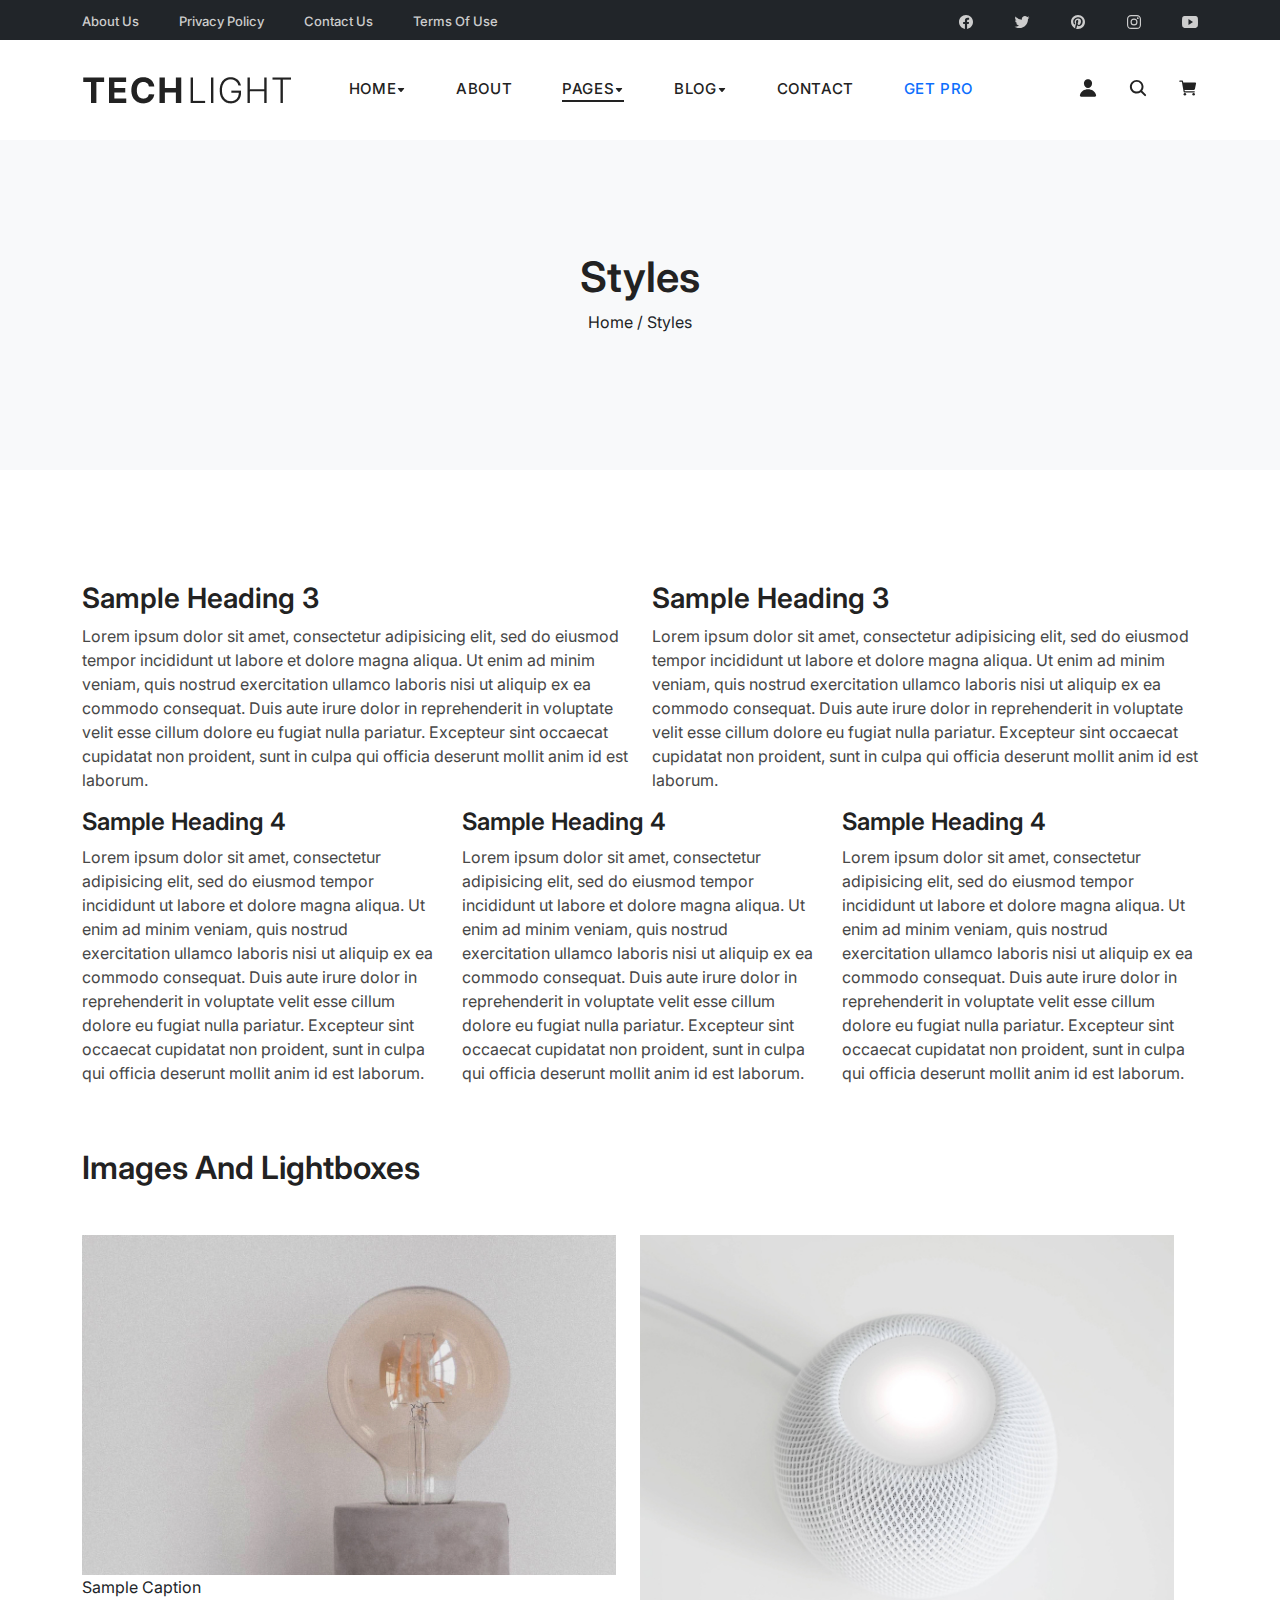
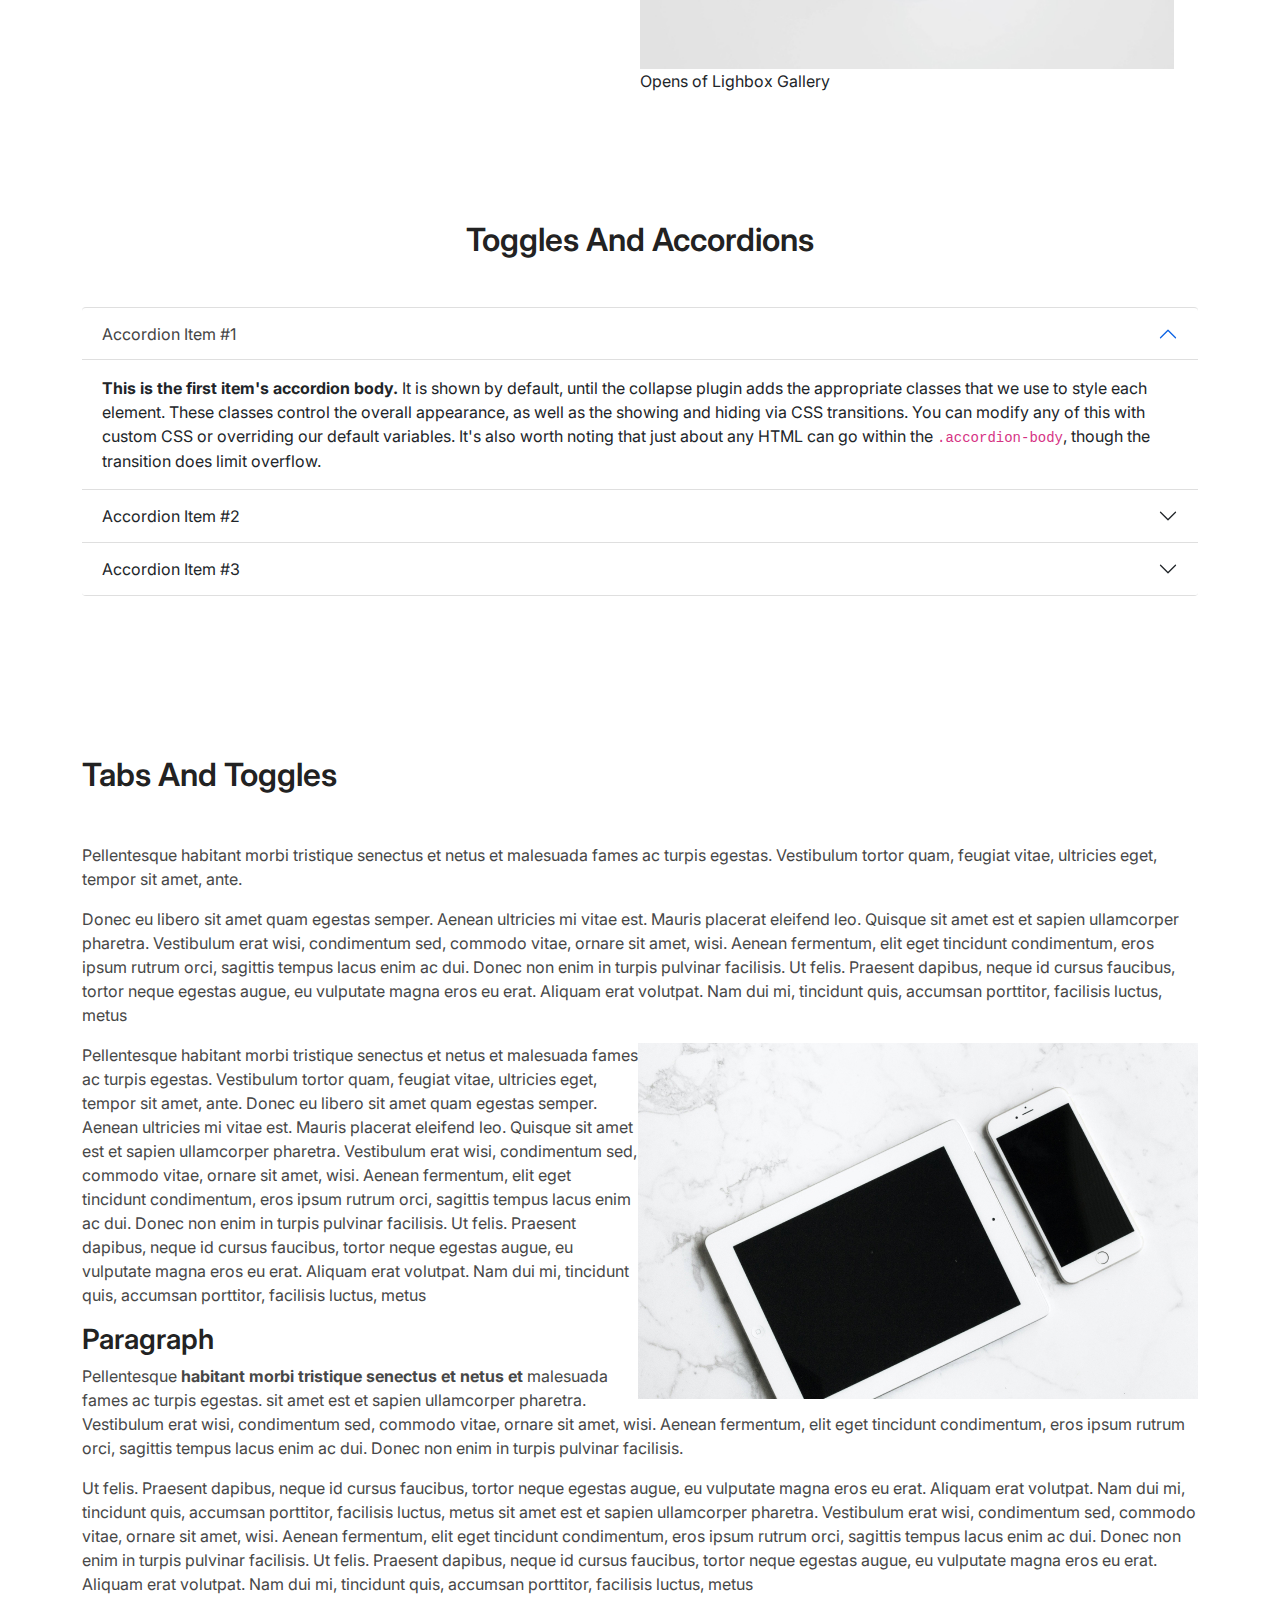
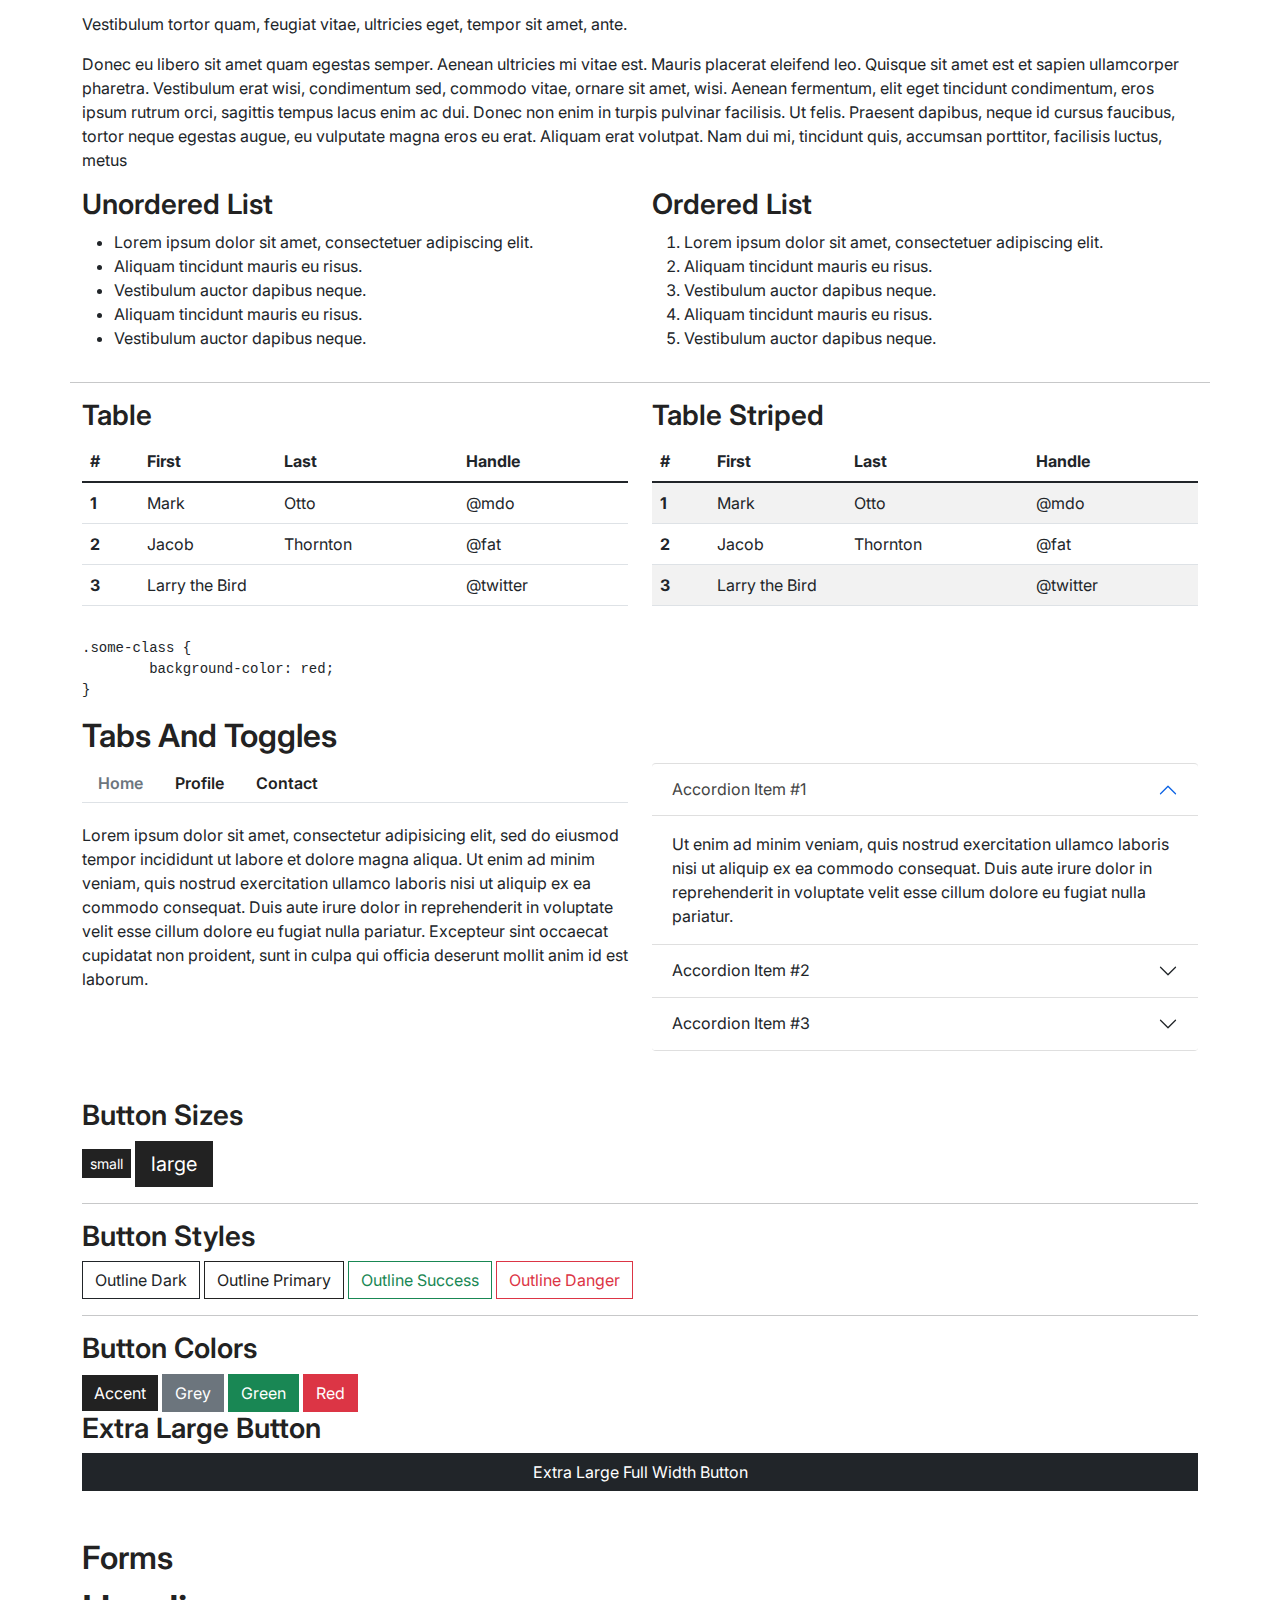
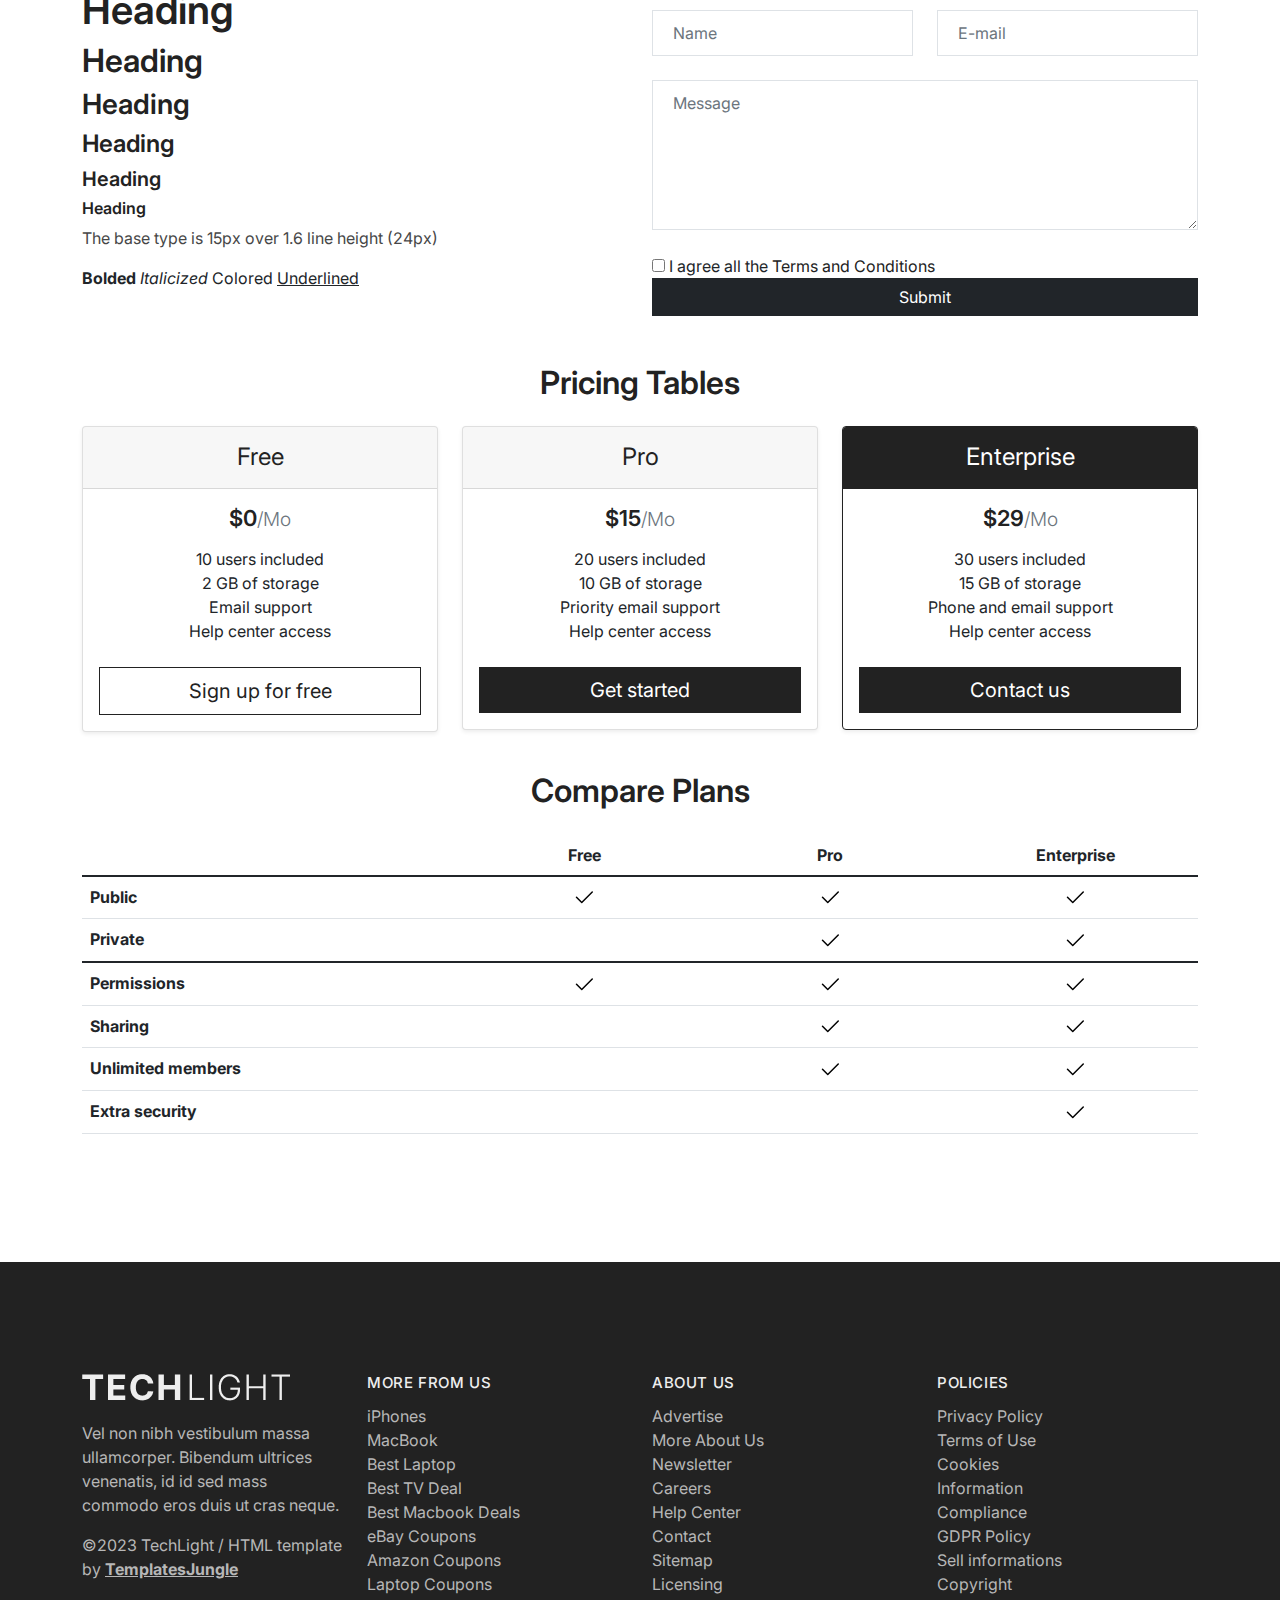
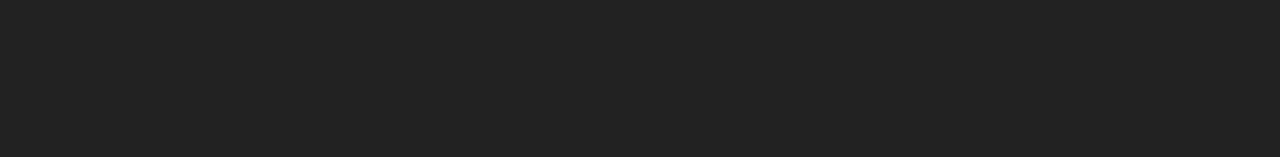
<file: styles.html>
<!DOCTYPE html>
<html>
<head>
	<title>TechLight - Tech Blog Free HTML CSS Website Template</title>

    <meta charset="utf-8">
    <meta http-equiv="X-UA-Compatible" content="IE=edge">
    <meta name="viewport" content="width=device-width, initial-scale=1.0">
    <meta name="format-detection" content="telephone=no">
    <meta name="apple-mobile-web-app-capable" content="yes">
    <meta name="author" content="">
    <meta name="keywords" content="">
    <meta name="description" content="">

    <link rel="stylesheet" type="text/css" href="css/vendor.css">
    <link href="css/bootstrap.min.css" rel="stylesheet">
    <link rel="stylesheet" type="text/css" href="css/main.css">

    <link rel="preconnect" href="https://fonts.googleapis.com">		
	<link rel="preconnect" href="https://fonts.gstatic.com" crossorigin>
	<link href="https://fonts.googleapis.com/css2?family=Inter:wght@100;200;300;400;500;600;700;800;900&display=swap" rel="stylesheet">
</head>
<body>

<svg xmlns="http://www.w3.org/2000/svg" style="display: none;">
	<symbol id="logo-facebook" xmlns="http://www.w3.org/2000/svg" class="ionicon" viewBox="0 0 512 512">
		<title>Facebook</title><path fill="currentColor" fill-rule="evenodd" d="M480 257.35c0-123.7-100.3-224-224-224s-224 100.3-224 224c0 111.8 81.9 204.47 189 221.29V322.12h-56.89v-64.77H221V208c0-56.13 33.45-87.16 84.61-87.16c24.51 0 50.15 4.38 50.15 4.38v55.13H327.5c-27.81 0-36.51 17.26-36.51 35v42h62.12l-9.92 64.77H291v156.54c107.1-16.81 189-109.48 189-221.31Z"/>
  	</symbol>
  	<symbol id="logo-twitter" xmlns="http://www.w3.org/2000/svg" class="ionicon" viewBox="0 0 512 512">
		<title>Twitter</title><path fill="currentColor" d="M496 109.5a201.8 201.8 0 0 1-56.55 15.3a97.51 97.51 0 0 0 43.33-53.6a197.74 197.74 0 0 1-62.56 23.5A99.14 99.14 0 0 0 348.31 64c-54.42 0-98.46 43.4-98.46 96.9a93.21 93.21 0 0 0 2.54 22.1a280.7 280.7 0 0 1-203-101.3A95.69 95.69 0 0 0 36 130.4c0 33.6 17.53 63.3 44 80.7A97.5 97.5 0 0 1 35.22 199v1.2c0 47 34 86.1 79 95a100.76 100.76 0 0 1-25.94 3.4a94.38 94.38 0 0 1-18.51-1.8c12.51 38.5 48.92 66.5 92.05 67.3A199.59 199.59 0 0 1 39.5 405.6a203 203 0 0 1-23.5-1.4A278.68 278.68 0 0 0 166.74 448c181.36 0 280.44-147.7 280.44-275.8c0-4.2-.11-8.4-.31-12.5A198.48 198.48 0 0 0 496 109.5Z"/>
  	</symbol>
  	<symbol id="logo-pinterest" xmlns="http://www.w3.org/2000/svg" class="ionicon" viewBox="0 0 512 512">
		<title>Pinterest</title><path fill="currentColor" d="M256.05 32c-123.7 0-224 100.3-224 224c0 91.7 55.2 170.5 134.1 205.2c-.6-15.6-.1-34.4 3.9-51.4c4.3-18.2 28.8-122.1 28.8-122.1s-7.2-14.3-7.2-35.4c0-33.2 19.2-58 43.2-58c20.4 0 30.2 15.3 30.2 33.6c0 20.5-13.1 51.1-19.8 79.5c-5.6 23.8 11.9 43.1 35.4 43.1c42.4 0 71-54.5 71-119.1c0-49.1-33.1-85.8-93.2-85.8c-67.9 0-110.3 50.7-110.3 107.3c0 19.5 5.8 33.3 14.8 43.9c4.1 4.9 4.7 6.9 3.2 12.5c-1.1 4.1-3.5 14-4.6 18c-1.5 5.7-6.1 7.7-11.2 5.6c-31.3-12.8-45.9-47-45.9-85.6c0-63.6 53.7-139.9 160.1-139.9c85.5 0 141.8 61.9 141.8 128.3c0 87.9-48.9 153.5-120.9 153.5c-24.2 0-46.9-13.1-54.7-27.9c0 0-13 51.6-15.8 61.6c-4.7 17.3-14 34.5-22.5 48a225.13 225.13 0 0 0 63.5 9.2c123.7 0 224-100.3 224-224S379.75 32 256.05 32Z"/>
  	</symbol>
  	<symbol id="logo-instagram" xmlns="http://www.w3.org/2000/svg" class="ionicon" viewBox="0 0 512 512">
		<title>Instagram</title><path fill="currentColor" d="M349.33 69.33a93.62 93.62 0 0 1 93.34 93.34v186.66a93.62 93.62 0 0 1-93.34 93.34H162.67a93.62 93.62 0 0 1-93.34-93.34V162.67a93.62 93.62 0 0 1 93.34-93.34h186.66m0-37.33H162.67C90.8 32 32 90.8 32 162.67v186.66C32 421.2 90.8 480 162.67 480h186.66C421.2 480 480 421.2 480 349.33V162.67C480 90.8 421.2 32 349.33 32Z"/><path fill="currentColor" d="M377.33 162.67a28 28 0 1 1 28-28a27.94 27.94 0 0 1-28 28ZM256 181.33A74.67 74.67 0 1 1 181.33 256A74.75 74.75 0 0 1 256 181.33m0-37.33a112 112 0 1 0 112 112a112 112 0 0 0-112-112Z"/>
  	</symbol>
  	<symbol id="logo-youtube" xmlns="http://www.w3.org/2000/svg" class="ionicon" viewBox="0 0 512 512">
		<title>Youtube</title><path fill="currentColor" d="M508.64 148.79c0-45-33.1-81.2-74-81.2C379.24 65 322.74 64 265 64h-18c-57.6 0-114.2 1-169.6 3.6C36.6 67.6 3.5 104 3.5 149C1 184.59-.06 220.19 0 255.79q-.15 53.4 3.4 106.9c0 45 33.1 81.5 73.9 81.5c58.2 2.7 117.9 3.9 178.6 3.8q91.2.3 178.6-3.8c40.9 0 74-36.5 74-81.5c2.4-35.7 3.5-71.3 3.4-107q.34-53.4-3.26-106.9ZM207 353.89v-196.5l145 98.2Z"/>
  	</symbol>
  	<symbol id="person" xmlns="http://www.w3.org/2000/svg" class="ionicon" viewBox="0 0 512 512">
		<title>Login</title><path fill="currentColor" d="M332.64 64.58C313.18 43.57 286 32 256 32c-30.16 0-57.43 11.5-76.8 32.38c-19.58 21.11-29.12 49.8-26.88 80.78C156.76 206.28 203.27 256 256 256s99.16-49.71 103.67-110.82c2.27-30.7-7.33-59.33-27.03-80.6ZM432 480H80a31 31 0 0 1-24.2-11.13c-6.5-7.77-9.12-18.38-7.18-29.11C57.06 392.94 83.4 353.61 124.8 326c36.78-24.51 83.37-38 131.2-38s94.42 13.5 131.2 38c41.4 27.6 67.74 66.93 76.18 113.75c1.94 10.73-.68 21.34-7.18 29.11A31 31 0 0 1 432 480Z"/>
  	</symbol>
  	<symbol id="search" xmlns="http://www.w3.org/2000/svg" class="ionicon" viewBox="0 0 512 512">
		<title>Search</title><path fill="currentColor" d="M456.69 421.39L362.6 327.3a173.81 173.81 0 0 0 34.84-104.58C397.44 126.38 319.06 48 222.72 48S48 126.38 48 222.72s78.38 174.72 174.72 174.72A173.81 173.81 0 0 0 327.3 362.6l94.09 94.09a25 25 0 0 0 35.3-35.3ZM97.92 222.72a124.8 124.8 0 1 1 124.8 124.8a124.95 124.95 0 0 1-124.8-124.8Z"/>
  	</symbol>
  	<symbol id="cart" xmlns="http://www.w3.org/2000/svg" class="ionicon" viewBox="0 0 512 512">
		<title>Cart</title><circle cx="176" cy="416" r="32" fill="currentColor"/><circle cx="400" cy="416" r="32" fill="currentColor"/><path fill="currentColor" d="M456.8 120.78a23.92 23.92 0 0 0-18.56-8.78H133.89l-6.13-34.78A16 16 0 0 0 112 64H48a16 16 0 0 0 0 32h50.58l45.66 258.78A16 16 0 0 0 160 368h256a16 16 0 0 0 0-32H173.42l-5.64-32h241.66A24.07 24.07 0 0 0 433 284.71l28.8-144a24 24 0 0 0-5-19.93Z"/>
  	</symbol>
  	<symbol id="long-arrow-alt-left" xmlns="http://www.w3.org/2000/svg" class="la" viewBox="0 0 32 32">
        <title>Long Arrow Left</title><path fill="currentColor" d="M10.813 9.281L4.093 16l6.72 6.719l1.406-1.438L7.938 17H28v-2H7.937l4.282-4.281z"/>
    </symbol>
    <symbol id="long-arrow-alt-right" xmlns="http://www.w3.org/2000/svg" class="la" viewBox="0 0 32 32">
    	<title>Long Arrow Right</title><path fill="currentColor" d="M21.188 9.281L19.78 10.72L24.063 15H4v2h20.063l-4.282 4.281l1.407 1.438L27.905 16z"/>
    </symbol>
  	<symbol id="caret-down" xmlns="http://www.w3.org/2000/svg" class="ionicon" viewBox="0 0 512 512">
		<title>Caret Down</title><path fill="currentColor" d="m98 190.06l139.78 163.12a24 24 0 0 0 36.44 0L414 190.06c13.34-15.57 2.28-39.62-18.22-39.62h-279.6c-20.5 0-31.56 24.05-18.18 39.62Z"/>
  	</symbol>
  	<symbol id="arrow-back" xmlns="http://www.w3.org/2000/svg" class="ionicon" viewBox="0 0 512 512">
		<title>Arrow Back</title><path fill="none" stroke="currentColor" stroke-linecap="round" stroke-linejoin="round" stroke-width="48" d="M244 400L100 256l144-144M120 256h292"/>
  	</symbol>
  	<symbol id="arrow-forward" xmlns="http://www.w3.org/2000/svg" class="ionicon" viewBox="0 0 512 512">
		<title>Arrow Forward</title><path fill="none" stroke="currentColor" stroke-linecap="round" stroke-linejoin="round" stroke-width="48" d="m268 112l144 144l-144 144m124-144H100"/>
  	</symbol>
  	<symbol id="chevron-forward" xmlns="http://www.w3.org/2000/svg" class="ionicon" viewBox="0 0 512 512">
		<title>Chevron Forward</title><path fill="none" stroke="currentColor" stroke-linecap="round" stroke-linejoin="round" stroke-width="48" d="m184 112l144 144l-144 144"/>
  	</symbol>
  	<symbol id="play" xmlns="http://www.w3.org/2000/svg" class="ionicon" viewBox="0 0 512 512">
		<title>Play</title><path fill="currentColor" d="M133 440a35.37 35.37 0 0 1-17.5-4.67c-12-6.8-19.46-20-19.46-34.33V111c0-14.37 7.46-27.53 19.46-34.33a35.13 35.13 0 0 1 35.77.45l247.85 148.36a36 36 0 0 1 0 61l-247.89 148.4A35.5 35.5 0 0 1 133 440Z"/>
  	</symbol>
  	<symbol id="menu-sharp" xmlns="http://www.w3.org/2000/svg" class="ionicon" viewBox="0 0 512 512">
		<title>Menu</title><path fill="currentColor" d="M64 384h384v-42.67H64Zm0-106.67h384v-42.66H64ZM64 128v42.67h384V128Z"/>
  	</symbol>
  	<symbol id="close-sharp" xmlns="http://www.w3.org/2000/svg" class="ionicon" viewBox="0 0 512 512">
		<title>Cross</title><path fill="currentColor" d="M400 145.49L366.51 112L256 222.51L145.49 112L112 145.49L222.51 256L112 366.51L145.49 400L256 289.49L366.51 400L400 366.51L289.49 256L400 145.49z"/>
  	</symbol>
  	<symbol id="check" viewBox="0 0 16 16">
	    <title>Check</title>
	    <path d="M13.854 3.646a.5.5 0 0 1 0 .708l-7 7a.5.5 0 0 1-.708 0l-3.5-3.5a.5.5 0 1 1 .708-.708L6.5 10.293l6.646-6.647a.5.5 0 0 1 .708 0z"></path>
	</symbol>
</svg>

<div id="preloader">
  <div id="loader"></div>
</div>

<div class="search-popup">
  <div class="search-popup-container">

    <h3 class="my-3">Search Here</h3>
    <form role="search" method="get" class="search-form" action="">
        <input type="search" id="search-form" class="search-field" placeholder="Type and press enter" value="" name="s" />
        <button type="submit" class="search-submit">
	        <a href="#" class="search-button">
	          <svg class="bi" width="20" height="20"><use xlink:href="#search"></use></svg>
	        </a>
	    </button>
    </form>

  </div>
</div>
<header id="header-wrap">
	<div class="top-header bg-dark">

		<div class="container py-2 d-flex justify-content-between text-white">
			
			<div class="secondary-nav">
				<ul class="d-flex m-0 list-unstyled">
					<li><a href="#about">About Us</a></li>
					<li><a href="#about">Privacy Policy</a></li>
					<li><a href="#about">Contact Us</a></li>
					<li><a href="#about">Terms of Use</a></li>
				</ul>
			</div>

			<div class="social-share">
				<ul class="d-flex flex-wrap m-0 list-unstyled">
					<li><a href="#"><svg class="bi" width="16" height="16"><use xlink:href="#logo-facebook"></use></svg></a></li>
					<li><a href="#"><svg class="bi" width="16" height="16"><use xlink:href="#logo-twitter"></use></svg></a></li>
					<li><a href="#"><svg class="bi" width="16" height="16"><use xlink:href="#logo-pinterest"></use></svg></a></li>
					<li><a href="#"><svg class="bi" width="16" height="16"><use xlink:href="#logo-instagram"></use></svg></a></li>
					<li><a href="#"><svg class="bi" width="16" height="16"><use xlink:href="#logo-youtube"></use></svg></a></li>
				</ul>
			</div>

		</div>

	</div>

	<nav id="header-nav" class="navbar navbar-expand-lg py-4">

		<div class="container align-items-center">

			<a class="navbar-brand" href="index.html">
				<img src="images/logo.png" class="logo">
			</a>
			<button class="navbar-toggler d-flex d-lg-none" type="button" data-bs-toggle="offcanvas" data-bs-target="#offcanvasRight" aria-controls="offcanvasRight">
		    	<svg class="bi" width="36" height="36"><use xlink:href="#menu-sharp"></use></svg>
		 	</button>

			<div class="offcanvas offcanvas-end" tabindex="-1" id="offcanvasRight" aria-labelledby="offcanvasRightLabel">
				<div class="offcanvas-header justify-content-end">
	              <button type="button" data-bs-dismiss="offcanvas" aria-label="Close" data-bs-target="#bdNavbar">
	              	<svg class="bi" width="36" height="36"><use xlink:href="#close-sharp"></use></svg>
	              </button>
	            </div>
				<div class="offcanvas-body justify-content-end">
					<ul id="navbar" class="navbar-nav d-flex justify-content-end flex-wrap list-unstyled m-0">
						<li class="nav-item dropdown">
							<a class="nav-link" href="#" role="button" data-bs-toggle="dropdown" aria-expanded="true">Home<svg class="bi" width="10" height="10"><use xlink:href="#caret-down"></use></svg></a>
							<ul class="dropdown-menu" data-bs-popper="none">
					          	<li><a href="index.html" class="dropdown-item">Blog Home</a></li>
					          	<li><a href="shop-home.html" class="dropdown-item">Shop Home</a></li>
					        </ul>
						</li>
						<li class="nav-item">
							<a class="nav-link" href="about.html">About</a>
						</li>
				        <li class="nav-item dropdown">
				         	<a class="nav-link active" href="#" role="button" data-bs-toggle="dropdown" aria-expanded="true">Pages<svg class="bi" width="10" height="10"><use xlink:href="#caret-down"></use></svg></a>
							<ul class="dropdown-menu" data-bs-popper="none">
					          	<li><a href="shop.html" class="dropdown-item">Shop <small><b>(PRO)</b></small></a></li>
					          	<li><a href="shop-single.html" class="dropdown-item">Shop Single <small><b>(PRO)</b></small></a></li>
					          	<li><a href="cart.html" class="dropdown-item">Cart <small><b>(PRO)</b></small></a></li>
					          	<li><a href="checkout.html" class="dropdown-item">Checkout <small><b>(PRO)</b></small></a></li>
					          	<li><a href="login.html" class="dropdown-item">Login <small><b>(PRO)</b></small></a></li>
					          	<li><a href="styles.html" class="dropdown-item active">Styles</a></li>
					        </ul>
				        </li>
				        <li class="nav-item dropdown">
				         	<a class="nav-link" href="#" role="button" data-bs-toggle="dropdown" aria-expanded="true">Blog<svg class="bi" width="10" height="10"><use xlink:href="#caret-down"></use></svg></a>
							<ul class="dropdown-menu" data-bs-popper="none">
					          	<li><a href="blog.html" class="dropdown-item">Blog <small><b>(PRO)</b></small></a></li>
					          	<li><a href="blog-masonry.html" class="dropdown-item">Blog Masonry <small><b>(PRO)</b></small></a></li>
					          	<li><a href="single-post.html" class="dropdown-item">Single Post <small><b>(PRO)</b></small></a></li>
					        </ul>
				        </li>
						<li class="nav-item">
							<a class="nav-link" href="contact.html">Contact</a>
						</li>
						<li class="nav-item">
							<a class="nav-link text-primary" href="https://templatesjungle.gumroad.com/l/techlight-tech-store-and-tech-blog-website-template" target="_blank">Get Pro</a>
						</li>

						<li class="nav-item">
		                  <div class="user-items">
		                    <ul class="d-flex justify-content-end list-unstyled m-0">
		                      <li>
		                        <a href="login.html">
		                          <svg class="bi" width="20" height="20"><use xlink:href="#person"></use></svg>
		                        </a>
		                      </li>
		                      <li>
		                        <a href="#" class="search-button">
		                          <svg class="bi" width="20" height="20"><use xlink:href="#search"></use></svg>
		                        </a>
		                      </li>
		                      <li>
		                        <a href="cart.html">
		                          <svg class="bi" width="20" height="20"><use xlink:href="#cart"></use></svg>
		                        </a>
		                      </li>
		                    </ul>
		                  </div>
		                </li>

					</ul>
				</div>
			</div>

		</div>

	</nav>	
</header>

<section id="intro" class="bg-light padding-large">
  <div class="container">
    <div class="row">
      <div class="col-xl-8 offset-xl-2 col-lg-10 offset-lg-1">
        
        <div class="page-title text-center">
          <h2>Styles</h2>
          <div class="breadcum-items">
            <span class="item"><a href="index.html">Home /</a></span>
            <span class="item colored">Styles</span>
          </div>
        </div>

      </div>
    </div>
  </div>
</section>

<section class="padding-large">
	<div class="container">
		<div class="row">

			<div class="col-md-6">

				<h3>Sample Heading 3</h3>

				<p>Lorem ipsum dolor sit amet, consectetur adipisicing elit, sed do eiusmod
				tempor incididunt ut labore et dolore magna aliqua. Ut enim ad minim veniam,
				quis nostrud exercitation ullamco laboris nisi ut aliquip ex ea commodo
				consequat. Duis aute irure dolor in reprehenderit in voluptate velit esse
				cillum dolore eu fugiat nulla pariatur. Excepteur sint occaecat cupidatat non
				proident, sunt in culpa qui officia deserunt mollit anim id est laborum.</p>

			</div>

			<div class="col-md-6">

				<h3>Sample Heading 3</h3>

				<p>Lorem ipsum dolor sit amet, consectetur adipisicing elit, sed do eiusmod
				tempor incididunt ut labore et dolore magna aliqua. Ut enim ad minim veniam,
				quis nostrud exercitation ullamco laboris nisi ut aliquip ex ea commodo
				consequat. Duis aute irure dolor in reprehenderit in voluptate velit esse
				cillum dolore eu fugiat nulla pariatur. Excepteur sint occaecat cupidatat non
				proident, sunt in culpa qui officia deserunt mollit anim id est laborum.</p>

			</div>
		</div>

		<div class="row">

			<div class="col-md-4">

				<h4>Sample Heading 4</h4>

				<p>Lorem ipsum dolor sit amet, consectetur adipisicing elit, sed do eiusmod
				tempor incididunt ut labore et dolore magna aliqua. Ut enim ad minim veniam,
				quis nostrud exercitation ullamco laboris nisi ut aliquip ex ea commodo
				consequat. Duis aute irure dolor in reprehenderit in voluptate velit esse
				cillum dolore eu fugiat nulla pariatur. Excepteur sint occaecat cupidatat non
				proident, sunt in culpa qui officia deserunt mollit anim id est laborum.</p>

			</div>

			<div class="col-md-4">

				<h4>Sample Heading 4</h4>

				<p>Lorem ipsum dolor sit amet, consectetur adipisicing elit, sed do eiusmod
				tempor incididunt ut labore et dolore magna aliqua. Ut enim ad minim veniam,
				quis nostrud exercitation ullamco laboris nisi ut aliquip ex ea commodo
				consequat. Duis aute irure dolor in reprehenderit in voluptate velit esse
				cillum dolore eu fugiat nulla pariatur. Excepteur sint occaecat cupidatat non
				proident, sunt in culpa qui officia deserunt mollit anim id est laborum.</p>

			</div>

			<div class="col-md-4">

				<h4>Sample Heading 4</h4>

				<p>Lorem ipsum dolor sit amet, consectetur adipisicing elit, sed do eiusmod
				tempor incididunt ut labore et dolore magna aliqua. Ut enim ad minim veniam,
				quis nostrud exercitation ullamco laboris nisi ut aliquip ex ea commodo
				consequat. Duis aute irure dolor in reprehenderit in voluptate velit esse
				cillum dolore eu fugiat nulla pariatur. Excepteur sint occaecat cupidatat non
				proident, sunt in culpa qui officia deserunt mollit anim id est laborum.</p>

			</div>
		</div>

		<div class="row mt-5">
			<div class="col-md-12">
				<h2 class="section-title mb-5">Images and Lightboxes</h2>
			</div>
			<div class="row">
				<div class="col-md-6">
					<figure>
						<img src="images/postitem3.jpg" class="img-fluid">
						<figcaption>Sample Caption</figcaption>
					</figure>
				</div>
				<div class="col-md-6">
					<figure>
						<a href="images/postitem10.jpg" title="Calm Before The Storm (One Shoe Photography Ltd.)" class="image-link"><img src="images/postitem10.jpg" class="img-fluid"></a>
						<figcaption>Opens of Lighbox Gallery</figcaption>
					</figure>
				</div>
			</div>
		</div>

	</div>
</section>

<section>
	<div class="container">
		
		<div class="row">
			<div class="col">
				<h2 class="section-title text-center mb-5">Toggles and Accordions</h2>
			</div>
		</div>

		<div class="row">
			<div class="col">

				<div class="accordion mb-5" id="accordionExample">
				  <div class="accordion-item">
				    <h2 class="accordion-header" id="headingOne">
				      <button class="accordion-button" type="button" data-bs-toggle="collapse" data-bs-target="#collapseOne" aria-expanded="true" aria-controls="collapseOne">
				        Accordion Item #1
				      </button>
				    </h2>
				    <div id="collapseOne" class="accordion-collapse collapse show" aria-labelledby="headingOne">
				      <div class="accordion-body">
				        <strong>This is the first item's accordion body.</strong> It is shown by default, until the collapse plugin adds the appropriate classes that we use to style each element. These classes control the overall appearance, as well as the showing and hiding via CSS transitions. You can modify any of this with custom CSS or overriding our default variables. It's also worth noting that just about any HTML can go within the <code>.accordion-body</code>, though the transition does limit overflow.
				      </div>
				    </div>
				  </div>
				  <div class="accordion-item">
				    <h2 class="accordion-header" id="headingTwo">
				      <button class="accordion-button collapsed" type="button" data-bs-toggle="collapse" data-bs-target="#collapseTwo" aria-expanded="false" aria-controls="collapseTwo">
				        Accordion Item #2
				      </button>
				    </h2>
				    <div id="collapseTwo" class="accordion-collapse collapse" aria-labelledby="headingTwo">
				      <div class="accordion-body">
				        <strong>This is the second item's accordion body.</strong> It is hidden by default, until the collapse plugin adds the appropriate classes that we use to style each element. These classes control the overall appearance, as well as the showing and hiding via CSS transitions. You can modify any of this with custom CSS or overriding our default variables. It's also worth noting that just about any HTML can go within the <code>.accordion-body</code>, though the transition does limit overflow.
				      </div>
				    </div>
				  </div>
				  <div class="accordion-item">
				    <h2 class="accordion-header" id="headingThree">
				      <button class="accordion-button collapsed" type="button" data-bs-toggle="collapse" data-bs-target="#collapseThree" aria-expanded="false" aria-controls="collapseThree">
				        Accordion Item #3
				      </button>
				    </h2>
				    <div id="collapseThree" class="accordion-collapse collapse" aria-labelledby="headingThree">
				      <div class="accordion-body">
				        <strong>This is the third item's accordion body.</strong> It is hidden by default, until the collapse plugin adds the appropriate classes that we use to style each element. These classes control the overall appearance, as well as the showing and hiding via CSS transitions. You can modify any of this with custom CSS or overriding our default variables. It's also worth noting that just about any HTML can go within the <code>.accordion-body</code>, though the transition does limit overflow.
				      </div>
				    </div>
				  </div>
				</div>

			</div>	
		</div>
	</div>
</section>

<section class="padding-large">
	<div class="container">
		
		<div class="row">
			<div class="col-md-12">
				<h2 class="section-title mb-5">Tabs and Toggles</h2>
			</div>
		</div>

		<div class="row">
			<div class="col-md-12">
				<blockquote><p>Pellentesque habitant morbi tristique senectus et netus et malesuada fames ac turpis egestas. Vestibulum tortor quam, feugiat vitae, ultricies eget, tempor sit amet, ante.</p></blockquote>
				<p>
					Donec eu libero sit amet quam egestas semper. Aenean ultricies mi vitae est. Mauris placerat eleifend leo. Quisque sit amet est et sapien ullamcorper pharetra. Vestibulum erat wisi, condimentum sed, commodo vitae, ornare sit amet, wisi. Aenean fermentum, elit eget tincidunt condimentum, eros ipsum rutrum orci, sagittis tempus lacus enim ac dui. Donec non enim in turpis pulvinar facilisis. Ut felis. Praesent dapibus, neque id cursus faucibus, tortor neque egestas augue, eu vulputate magna eros eu erat. Aliquam erat volutpat. Nam dui mi, tincidunt quis, accumsan porttitor, facilisis luctus, metus</p><img src="images/postitem7.jpg" class="float-end">

				<p><span class="dropcap">P</span>ellentesque habitant morbi tristique senectus et netus et malesuada fames ac turpis egestas. Vestibulum tortor quam, feugiat vitae, ultricies eget, tempor sit amet, ante. Donec eu libero sit amet quam egestas semper. Aenean ultricies mi vitae est. Mauris placerat eleifend leo. Quisque sit amet est et sapien ullamcorper pharetra. Vestibulum erat wisi, condimentum sed, commodo vitae, ornare sit amet, wisi. Aenean fermentum, elit eget tincidunt condimentum, eros ipsum rutrum orci, sagittis tempus lacus enim ac dui. Donec non enim in turpis pulvinar facilisis. Ut felis. <span class="highlight">Praesent dapibus, neque id cursus</span> faucibus, tortor neque egestas augue, eu vulputate magna eros eu erat. Aliquam erat volutpat. Nam dui mi, tincidunt quis, accumsan porttitor, facilisis luctus, metus</p>

				<h3>Paragraph</h3>
				<p>Pellentesque <strong>habitant morbi tristique senectus et netus et</strong> malesuada fames ac turpis egestas. sit amet est et sapien ullamcorper pharetra. Vestibulum erat wisi, condimentum sed, commodo vitae, ornare sit amet, wisi. Aenean fermentum, elit eget tincidunt condimentum, eros ipsum rutrum orci, sagittis tempus lacus enim ac dui. Donec non enim in turpis pulvinar facilisis.</p>

				<p>Ut felis. Praesent dapibus, neque id cursus faucibus, tortor neque egestas augue, eu vulputate magna eros eu erat. Aliquam erat volutpat. Nam dui mi, tincidunt quis, accumsan porttitor, facilisis luctus, metus sit amet est et sapien ullamcorper pharetra. Vestibulum erat wisi, condimentum sed, commodo vitae, ornare sit amet, wisi. Aenean fermentum, elit eget tincidunt condimentum, eros ipsum rutrum orci, sagittis tempus lacus enim ac dui. Donec non enim in turpis pulvinar facilisis. Ut felis. Praesent dapibus, neque id cursus faucibus, tortor neque egestas augue, eu vulputate magna eros eu erat. Aliquam erat volutpat. Nam dui mi, tincidunt quis, accumsan porttitor, facilisis luctus, metus <blockquote class="pullquote-right">Vestibulum tortor quam, feugiat vitae, ultricies eget, tempor sit amet, ante.</blockquote> Donec eu libero sit amet quam egestas semper. Aenean ultricies mi vitae est. Mauris placerat eleifend leo. <a href="#">Quisque</a> sit amet est et sapien ullamcorper pharetra. Vestibulum erat wisi, condimentum sed, commodo vitae, ornare sit amet, wisi. Aenean fermentum, elit eget tincidunt condimentum, eros ipsum rutrum orci, sagittis tempus lacus enim ac dui. Donec non enim in turpis pulvinar facilisis. Ut felis. Praesent dapibus, neque id cursus faucibus, tortor neque egestas augue, eu vulputate magna eros eu erat. Aliquam erat volutpat. Nam dui mi, tincidunt quis, accumsan porttitor, facilisis luctus, metus</p>
			</div>
		</div>

		<div class="row">
			<div class="col-md-6">
				<h3>Unordered List</h3>
				<ul>
				   <li>Lorem ipsum dolor sit amet, consectetuer adipiscing elit.</li>
				   <li>Aliquam tincidunt mauris eu risus.</li>
				   <li>Vestibulum auctor dapibus neque.</li>
				   <li>Aliquam tincidunt mauris eu risus.</li>
				   <li>Vestibulum auctor dapibus neque.</li>
				</ul>
						 
			</div>
			<div class="col-md-6">
				<h3>Ordered List</h3>
				<ol>
				   <li>Lorem ipsum dolor sit amet, consectetuer adipiscing elit.</li>
				   <li>Aliquam tincidunt mauris eu risus.</li>
				   <li>Vestibulum auctor dapibus neque.</li>
				   <li>Aliquam tincidunt mauris eu risus.</li>
				   <li>Vestibulum auctor dapibus neque.</li>
				</ol>
				
			</div>
		</div>

		<div class="row my-3">
			<hr>
			<div class="col-md-6">

				<h3>Table</h3>
				<table class="table">
				  <thead>
				    <tr>
				      <th scope="col">#</th>
				      <th scope="col">First</th>
				      <th scope="col">Last</th>
				      <th scope="col">Handle</th>
				    </tr>
				  </thead>
				  <tbody>
				    <tr>
				      <th scope="row">1</th>
				      <td>Mark</td>
				      <td>Otto</td>
				      <td>@mdo</td>
				    </tr>
				    <tr>
				      <th scope="row">2</th>
				      <td>Jacob</td>
				      <td>Thornton</td>
				      <td>@fat</td>
				    </tr>
				    <tr>
				      <th scope="row">3</th>
				      <td colspan="2">Larry the Bird</td>
				      <td>@twitter</td>
				    </tr>
				  </tbody>
				</table>
			</div>

			<div class="col-md-6">
				<h3>Table Striped</h3>
				<table class="table table-striped">
				  <thead>
				    <tr>
				      <th scope="col">#</th>
				      <th scope="col">First</th>
				      <th scope="col">Last</th>
				      <th scope="col">Handle</th>
				    </tr>
				  </thead>
				  <tbody>
				    <tr>
				      <th scope="row">1</th>
				      <td>Mark</td>
				      <td>Otto</td>
				      <td>@mdo</td>
				    </tr>
				    <tr>
				      <th scope="row">2</th>
				      <td>Jacob</td>
				      <td>Thornton</td>
				      <td>@fat</td>
				    </tr>
				    <tr>
				      <th scope="row">3</th>
				      <td colspan="2">Larry the Bird</td>
				      <td>@twitter</td>
				    </tr>
				  </tbody>
				</table>
			</div>
			
		</div>

		<div class="row">
			<div class="col-md-12">
<pre><code>.some-class {
	background-color: red;
}</code></pre>
						 
			</div>
			
		</div>

		<div class="row">
			<div class="col-md-12">
				<h2>Tabs and Toggles</h2>
			</div>
		</div>

		<div class="row">
			<div class="col-md-6">

				<div class="bootstrap-tabs">
					<nav>
					  <div class="nav nav-tabs" id="nav-tab" role="tablist">
					    <button class="nav-link active" id="nav-home-tab" data-bs-toggle="tab" data-bs-target="#nav-home" type="button" role="tab" aria-controls="nav-home" aria-selected="true">Home</button>
					    <button class="nav-link" id="nav-profile-tab" data-bs-toggle="tab" data-bs-target="#nav-profile" type="button" role="tab" aria-controls="nav-profile" aria-selected="false">Profile</button>
					    <button class="nav-link" id="nav-contact-tab" data-bs-toggle="tab" data-bs-target="#nav-contact" type="button" role="tab" aria-controls="nav-contact" aria-selected="false">Contact</button>
					  </div>
					</nav>
					<div class="tab-content" id="nav-tabContent">
					  <div class="tab-pane fade show active" id="nav-home" role="tabpanel" aria-labelledby="nav-home-tab">Lorem ipsum dolor sit amet, consectetur adipisicing elit, sed do eiusmod tempor incididunt ut labore et dolore magna aliqua. Ut enim ad minim veniam,
					  quis nostrud exercitation ullamco laboris nisi ut aliquip ex ea commodo consequat. Duis aute irure dolor in reprehenderit in voluptate velit esse cillum dolore eu fugiat nulla pariatur. Excepteur sint occaecat cupidatat non proident, sunt in culpa qui officia deserunt mollit anim id est laborum.</div>
					  <div class="tab-pane fade" id="nav-profile" role="tabpanel" aria-labelledby="nav-profile-tab">Duis aute irure dolor in reprehenderit in voluptate velit esse cillum dolore eu fugiat nulla pariatur. Excepteur sint occaecat cupidatat non proident, sunt in culpa qui officia deserunt mollit anim id est laborum. Duis aute irure dolor in reprehenderit in voluptate velit esse cillum dolore eu fugiat nulla pariatur. Excepteur sint occaecat cupidatat non proident, sunt in culpa qui officia deserunt mollit anim id est laborum.</div>
					  <div class="tab-pane fade" id="nav-contact" role="tabpanel" aria-labelledby="nav-contact-tab">Ut enim ad minim veniam,
					  quis nostrud exercitation ullamco laboris nisi ut aliquip ex ea commodo consequat. Duis aute irure dolor in reprehenderit in voluptate velit esse cillum dolore eu fugiat nulla pariatur. Ut enim ad minim veniam,
					  quis nostrud exercitation ullamco laboris nisi ut aliquip ex ea commodo consequat. Duis aute irure dolor in reprehenderit in voluptate velit esse cillum dolore eu fugiat nulla pariatur.</div>
					</div>
				</div>

			</div>

			<div class="col-md-6">

				<div class="accordion" id="accordionExample2">
				  <div class="accordion-item">
				    <h2 class="accordion-header" id="headingOne">
				      <button class="accordion-button" type="button" data-bs-toggle="collapse" data-bs-target="#accordion-collapse1" aria-expanded="true" aria-controls="accordion-collapse1">
				        Accordion Item #1
				      </button>
				    </h2>
				    <div id="accordion-collapse1" class="accordion-collapse collapse show" aria-labelledby="headingOne" data-bs-parent="#accordionExample2">
				      <div class="accordion-body">
				        Ut enim ad minim veniam,
					  quis nostrud exercitation ullamco laboris nisi ut aliquip ex ea commodo consequat. Duis aute irure dolor in reprehenderit in voluptate velit esse cillum dolore eu fugiat nulla pariatur.
				      </div>
				    </div>
				  </div>
				  <div class="accordion-item">
				    <h2 class="accordion-header" id="headingTwo">
				      <button class="accordion-button collapsed" type="button" data-bs-toggle="collapse" data-bs-target="#accordion-collapse2" aria-expanded="false" aria-controls="accordion-collapse2">
				        Accordion Item #2
				      </button>
				    </h2>
				    <div id="accordion-collapse2" class="accordion-collapse collapse" aria-labelledby="headingTwo" data-bs-parent="#accordionExample2">
				      <div class="accordion-body">
				        Ut enim ad minim veniam,
					  quis nostrud exercitation ullamco laboris nisi ut aliquip ex ea commodo consequat. Duis aute irure dolor in reprehenderit in voluptate velit esse cillum dolore eu fugiat nulla pariatur.
				      </div>
				    </div>
				  </div>
				  <div class="accordion-item">
				    <h2 class="accordion-header" id="headingThree">
				      <button class="accordion-button collapsed" type="button" data-bs-toggle="collapse" data-bs-target="#accordion-collapse3" aria-expanded="false" aria-controls="accordion-collapse3">
				        Accordion Item #3
				      </button>
				    </h2>
				    <div id="accordion-collapse3" class="accordion-collapse collapse" aria-labelledby="headingThree" data-bs-parent="#accordionExample2">
				      <div class="accordion-body">
				        Ut enim ad minim veniam,
					  quis nostrud exercitation ullamco laboris nisi ut aliquip ex ea commodo consequat. Duis aute irure dolor in reprehenderit in voluptate velit esse cillum dolore eu fugiat nulla pariatur.
				      </div>
				    </div>
				  </div>
				</div>

			</div>

		</div>

		<div class="row mt-5 mb-5">
			<div class="col-12">
				<h3>Button Sizes</h3>
				<button type="button" class="btn btn-primary btn-sm">small</button>
				<button type="button" class="btn btn-primary btn-lg">large</button>

				<hr>

				<h3>Button Styles</h3>

				<button type="button" class="btn btn-outline-dark">Outline Dark</button>
				<button type="button" class="btn btn-outline-primary">Outline Primary</button>
				<button type="button" class="btn btn-outline-success">Outline Success</button>
				<button type="button" class="btn btn-outline-danger">Outline Danger</button>

				<hr>

				<h3>Button Colors</h3>

				<button type="button" class="btn btn-primary">Accent</button>
				<button type="button" class="btn btn-secondary">Grey</button>
				<button type="button" class="btn btn-success">Green</button>
				<button type="button" class="btn btn-danger">Red</button>

				<h3>Extra Large Button</h3>

				<div class="d-grid">
					<button class="btn btn-dark">Extra Large Full Width Button</button>
				</div>

			</div>
		</div>

		<div class="row mt-5 mb-5">
			<div class="col-md-12">
				<h2>Forms</h2>
			</div>
			<div class="col-md-6">
				<!-- Standard Headings -->
				<h1>Heading</h1>
				<h2>Heading</h2>
				<h3>Heading</h3>
				<h4>Heading</h4>
				<h5>Heading</h5>
				<h6>Heading</h6>

				<!-- Base type size -->
				<p>The base type is 15px over 1.6 line height (24px)</p>

				<!-- Other styled text tags -->
				<strong>Bolded</strong>
				<em>Italicized</em>
				<a>Colored</a>
				<u>Underlined</u>
			</div>
			<div class="col-md-6">
				
				<form name="contactform" action="contact.php" method="post" class="form-group contact-form mt-4">
					<div class="row">
				    	<div class="col-md-6">
							<input type="text" minlength="2" name="name" placeholder="Name" class="form-control" required>
						</div>
						<div class="col-md-6">
							<input type="email" name="email" placeholder="E-mail" class="form-control" required>
						</div>
					</div>

					<div class="row">
						<div class="col-md-12">

							<textarea class="form-control mt-4 mb-4" name="message" placeholder="Message" style="height: 150px;" required></textarea>

							<label>
							    <input type="checkbox" required>
							    <span class="label-body">I agree all the <a href="#">Terms and Conditions</a></span>
							</label>

							<div class="d-grid">
								<button type="submit" name="submit" class="btn btn-dark">Submit</button>
							</div>
						</div>
					</div>
				</form>

			</div>
		</div>

		<h2 class="text-center mb-4">Pricing Tables</h2>

	    <div class="row row-cols-1 row-cols-md-3 mb-3 text-center">
	      <div class="col">
	        <div class="card mb-4 shadow-sm">
	          <div class="card-header py-3">
	            <h4 class="my-0 fw-normal">Free</h4>
	          </div>
	          <div class="card-body">
	            <h1 class="card-title pricing-card-title">$0<small class="text-muted fw-light">/mo</small></h1>
	            <ul class="list-unstyled mt-3 mb-4">
	              <li>10 users included</li>
	              <li>2 GB of storage</li>
	              <li>Email support</li>
	              <li>Help center access</li>
	            </ul>
	            <button type="button" class="w-100 btn btn-lg btn-outline-primary">Sign up for free</button>
	          </div>
	        </div>
	      </div>
	      <div class="col">
	        <div class="card mb-4 shadow-sm">
	          <div class="card-header py-3">
	            <h4 class="my-0 fw-normal">Pro</h4>
	          </div>
	          <div class="card-body">
	            <h1 class="card-title pricing-card-title">$15<small class="text-muted fw-light">/mo</small></h1>
	            <ul class="list-unstyled mt-3 mb-4">
	              <li>20 users included</li>
	              <li>10 GB of storage</li>
	              <li>Priority email support</li>
	              <li>Help center access</li>
	            </ul>
	            <button type="button" class="w-100 btn btn-lg btn-primary">Get started</button>
	          </div>
	        </div>
	      </div>
	      <div class="col">
	        <div class="card mb-4 shadow-sm border-primary">
	          <div class="card-header py-3 bg-primary border-primary">
	            <h4 class="my-0 fw-normal text-white">Enterprise</h4>
	          </div>
	          <div class="card-body">
	            <h1 class="card-title pricing-card-title">$29<small class="text-muted fw-light">/mo</small></h1>
	            <ul class="list-unstyled mt-3 mb-4">
	              <li>30 users included</li>
	              <li>15 GB of storage</li>
	              <li>Phone and email support</li>
	              <li>Help center access</li>
	            </ul>
	            <button type="button" class="w-100 btn btn-lg btn-primary">Contact us</button>
	          </div>
	        </div>
	      </div>
	    </div>

	    <h2 class="text-center mb-4">Compare plans</h2>

	    <div class="table-responsive">
	      <table class="table text-center">
	        <thead>
	          <tr>
	            <th style="width: 34%;"></th>
	            <th style="width: 22%;">Free</th>
	            <th style="width: 22%;">Pro</th>
	            <th style="width: 22%;">Enterprise</th>
	          </tr>
	        </thead>
	        <tbody>
	          <tr>
	            <th scope="row" class="text-start">Public</th>
	            <td><svg class="bi" width="24" height="24"><use xlink:href="#check"></use></svg></td>
	            <td><svg class="bi" width="24" height="24"><use xlink:href="#check"></use></svg></td>
	            <td><svg class="bi" width="24" height="24"><use xlink:href="#check"></use></svg></td>
	          </tr>
	          <tr>
	            <th scope="row" class="text-start">Private</th>
	            <td></td>
	            <td><svg class="bi" width="24" height="24"><use xlink:href="#check"></use></svg></td>
	            <td><svg class="bi" width="24" height="24"><use xlink:href="#check"></use></svg></td>
	          </tr>
	        </tbody>

	        <tbody>
	          <tr>
	            <th scope="row" class="text-start">Permissions</th>
	            <td><svg class="bi" width="24" height="24"><use xlink:href="#check"></use></svg></td>
	            <td><svg class="bi" width="24" height="24"><use xlink:href="#check"></use></svg></td>
	            <td><svg class="bi" width="24" height="24"><use xlink:href="#check"></use></svg></td>
	          </tr>
	          <tr>
	            <th scope="row" class="text-start">Sharing</th>
	            <td></td>
	            <td><svg class="bi" width="24" height="24"><use xlink:href="#check"></use></svg></td>
	            <td><svg class="bi" width="24" height="24"><use xlink:href="#check"></use></svg></td>
	          </tr>
	          <tr>
	            <th scope="row" class="text-start">Unlimited members</th>
	            <td></td>
	            <td><svg class="bi" width="24" height="24"><use xlink:href="#check"></use></svg></td>
	            <td><svg class="bi" width="24" height="24"><use xlink:href="#check"></use></svg></td>
	          </tr>
	          <tr>
	            <th scope="row" class="text-start">Extra security</th>
	            <td></td>
	            <td></td>
	            <td><svg class="bi" width="24" height="24"><use xlink:href="#check"></use></svg></td>
	          </tr>
	        </tbody>
	      </table>
	    </div>

	</div>
</section>

<footer id="footer" class="padding-large">
	<div class="container">
	    <div class="row">

	      <div class="col-md-3 mb-5">
			<a href="index.html"><img src="images/logo-light.png" class="logo"></a>
			<p>Vel non nibh vestibulum massa ullamcorper. Bibendum ultrices venenatis, id id sed mass commodo eros duis ut cras neque.</p>
		    <p>©2023 TechLight / HTML template by <a href="https://templatesjungle.com/" class="link-primary fw-bold text-decoration-underline" target="_blank">TemplatesJungle</a></p>
	      </div>

	      <div class="col-md-3 mb-5">
	        <h5>More from us</h5>
	        <ul class="nav flex-column">
	          <li class="nav-item"><a href="#" class="nav-link">iPhones</a></li>
	          <li class="nav-item"><a href="#" class="nav-link">MacBook</a></li>
	          <li class="nav-item"><a href="#" class="nav-link">Best Laptop</a></li>
	          <li class="nav-item"><a href="#" class="nav-link">Best TV Deal</a></li>
	          <li class="nav-item"><a href="#" class="nav-link">Best Macbook Deals</a></li>
	          <li class="nav-item"><a href="#" class="nav-link">eBay Coupons</a></li>
	          <li class="nav-item"><a href="#" class="nav-link">Amazon Coupons</a></li>
	          <li class="nav-item"><a href="#" class="nav-link">Laptop Coupons</a></li>	          
	        </ul>
	      </div>

	      <div class="col-md-3 mb-5">
	        <h5>About us</h5>
	        <ul class="nav flex-column">
	          <li class="nav-item"><a href="#" class="nav-link">Advertise</a></li>
	          <li class="nav-item"><a href="#" class="nav-link">More About Us</a></li>
	          <li class="nav-item"><a href="#" class="nav-link">Newsletter</a></li>
	          <li class="nav-item"><a href="#" class="nav-link">Careers</a></li>
	          <li class="nav-item"><a href="#" class="nav-link">Help Center</a></li>
	          <li class="nav-item"><a href="#" class="nav-link">Contact</a></li>
	          <li class="nav-item"><a href="#" class="nav-link">Sitemap</a></li>
	          <li class="nav-item"><a href="#" class="nav-link">Licensing</a></li>	          
	        </ul>
	      </div>

	      <div class="col-md-3 mb-5">
	        <h5>Policies</h5>
	        <ul class="nav flex-column">
	          <li class="nav-item"><a href="#" class="nav-link">Privacy Policy</a></li>
	          <li class="nav-item"><a href="#" class="nav-link">Terms of Use</a></li>
	          <li class="nav-item"><a href="#" class="nav-link">Cookies</a></li>
	          <li class="nav-item"><a href="#" class="nav-link">Information</a></li>
	          <li class="nav-item"><a href="#" class="nav-link">Compliance</a></li>
	          <li class="nav-item"><a href="#" class="nav-link">GDPR Policy</a></li>
	          <li class="nav-item"><a href="#" class="nav-link">Sell informations</a></li>
	          <li class="nav-item"><a href="#" class="nav-link">Copyright</a></li>
	        </ul>
	      </div>

	    </div>
	</div>
</footer>

<script src="js/jquery-1.11.0.min.js"></script>
<script src="js/bootstrap.min.js"></script>
<script src="js/plugins.js"></script>
<script src="js/script.js"></script>

</body>
</html>
</file>
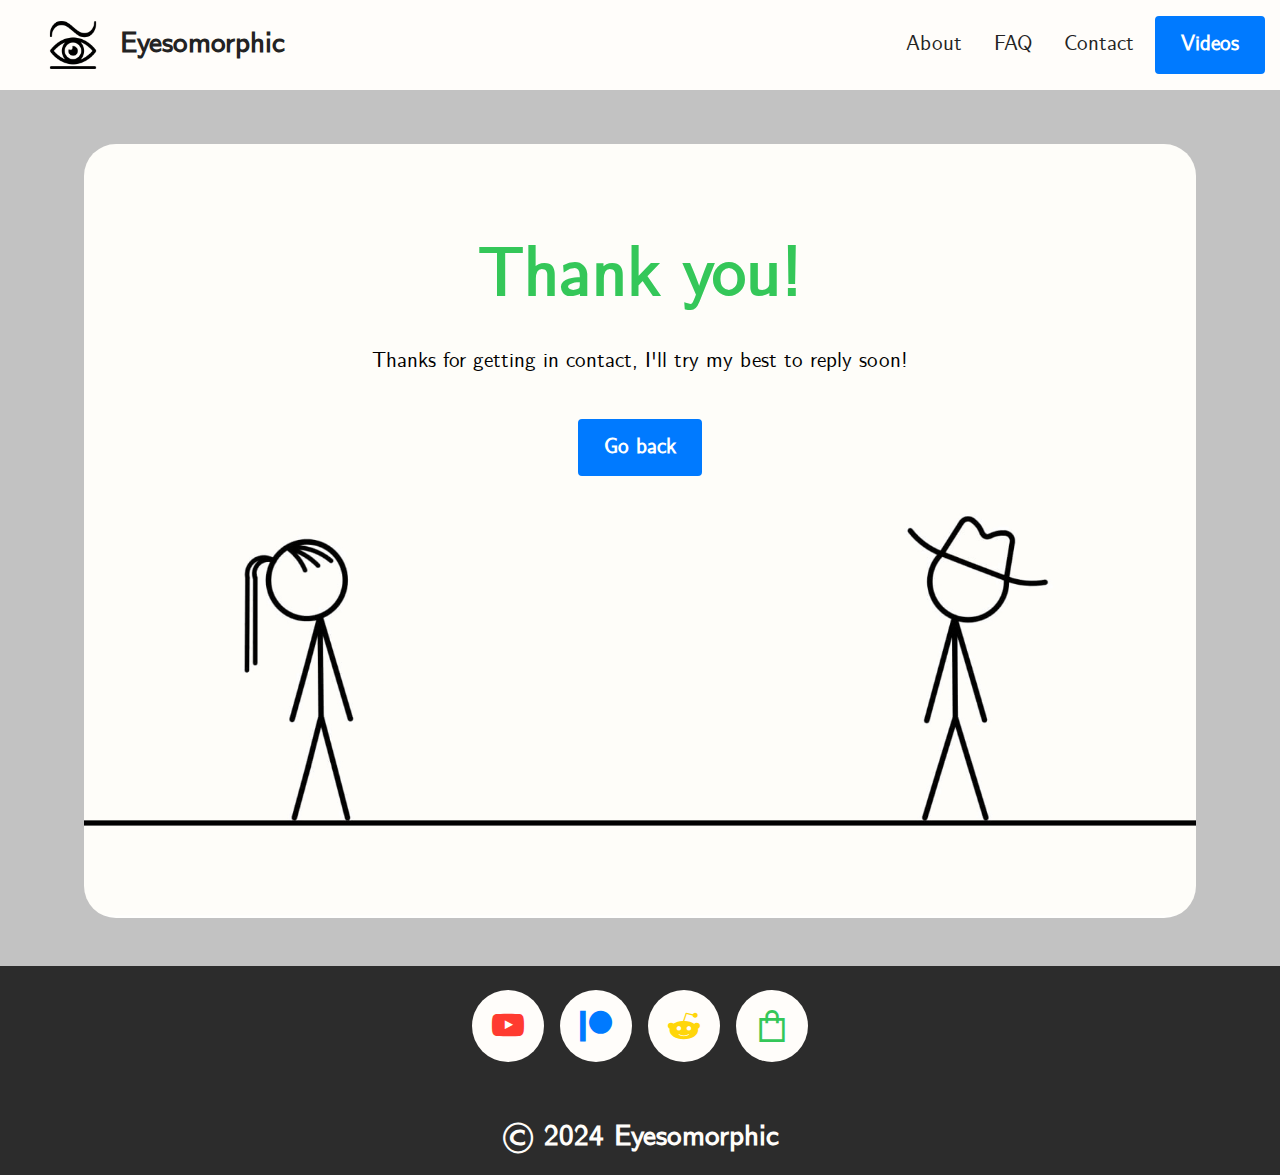
<file: thanks.html>
<!DOCTYPE html>
<html>
<head>
  <!-- Site made with Mobirise Website Builder v5.9.17, https://mobirise.com -->
  <meta charset="UTF-8">
  <meta http-equiv="X-UA-Compatible" content="IE=edge">
  <meta name="generator" content="Mobirise v5.9.17, mobirise.com">
  <meta name="viewport" content="width=device-width, initial-scale=1, minimum-scale=1">
  <link rel="shortcut icon" href="assets/images/favicon.svg" type="image/x-icon">
  <meta name="description" content="The Eyesomorphic website">
  
  <title>Eyesomorphic</title>
  <link rel="stylesheet" href="assets/web/assets/mobirise-icons2/mobirise2.css">
  <link rel="stylesheet" href="assets/bootstrap/css/bootstrap.min.css">
  <link rel="stylesheet" href="assets/bootstrap/css/bootstrap-grid.min.css">
  <link rel="stylesheet" href="assets/bootstrap/css/bootstrap-reboot.min.css">
  <link rel="stylesheet" href="assets/dropdown/css/style.css">
  <link rel="stylesheet" href="assets/socicon/css/styles.css">
  <link rel="stylesheet" href="assets/theme/css/style.css">
  <link href="assets/fonts/style.css" rel="stylesheet">
  <link rel="preload" as="style" href="assets/mobirise/css/mbr-additional.css?v=5MhDRn"><link rel="stylesheet" href="assets/mobirise/css/mbr-additional.css?v=5MhDRn" type="text/css">

  <meta property="og:title" content="Eyesomorphic"/>
  <meta property="og:image" content="thumbnail/thumbnail.png"/>
  <meta property="og:description" content="The Eyesomorphic website"/>
  <meta property="og:url" content="https://eyesomorphic.com/"/>
  <meta property="og:image:width" content="1200" />
  <meta property="og:image:height" content="627"/>
  <meta property="og:type" content="website"/> 
  
  
</head>
<body>
  
  <section data-bs-version="5.1" class="menu menu6 cid-ua1QcT0UvY" once="menu" id="menu06-1j">
	

	<nav class="navbar navbar-dropdown opacityScrollOff navbar-expand-lg">
		<div class="container">
			<div class="navbar-brand">
				<span class="navbar-logo">
					<a href="/">
						<img src="assets/images/logotransparent.png" alt="Eyesomorphic" style="height: 4rem;">
					</a>
				</span>
				<span class="navbar-caption-wrap"><a class="navbar-caption text-black text-primary display-5" href="/">Eyesomorphic</a></span>
			</div>
			<button class="navbar-toggler" type="button" data-toggle="collapse" data-bs-toggle="collapse" data-target="#navbarSupportedContent" data-bs-target="#navbarSupportedContent" aria-controls="navbarNavAltMarkup" aria-expanded="false" aria-label="Toggle navigation">
				<div class="hamburger">
					<span></span>
					<span></span>
					<span></span>
					<span></span>
				</div>
			</button>
			<div class="collapse navbar-collapse opacityScrollOff" id="navbarSupportedContent">
				<ul class="navbar-nav nav-dropdown" data-app-modern-menu="true"><li class="nav-item">
						<a class="nav-link link text-black text-primary display-4" href="/#about">About</a>
					</li>
					<li class="nav-item">
						<a class="nav-link link text-black text-primary display-4" href="/#faq" aria-expanded="false">FAQ</a>
					</li>
					<li class="nav-item">
						<a class="nav-link link text-black show text-primary display-4" href="/#contact" aria-expanded="false">Contact<br></a>
					</li></ul>
				
				<div class="navbar-buttons mbr-section-btn"><a class="btn btn-primary display-4" href="/videos/">Videos</a></div>
			</div>
		</div>
	</nav>
</section>

<section data-bs-version="5.1" class="image07 cid-ufEwmOdsg0" id="image07-2q">
  <div class="container">
    <div class="row justify-content-center">
      <div class="card col-12 col-lg-11">
        <div class="card-wrapper wrap">
          <div class="card-box align-center">
           <h1 class="card-title mbr-fonts-style display-1"><strong>Thank you!</strong></h1>
            <p class="mbr-text mbr-fonts-style mt-4 mb-4 display-7">Thanks for getting in contact, I'll try my best to reply soon!</p>
            <div class="navbar-buttons mbr-section-btn"><a class="btn btn-primary display-4" href="/">Go back</a></div>
          </div>
        </div>
      </div>
    </div>
  </div>
</section>

<section data-bs-version="5.1" class="footer1 programm5 cid-tJS9NNcTLZ" once="footers" id="footer03-8">

  <div class="container">
      <div class="row">

          <div class="col-12">
              <div class="social-row">
                  <div class="soc-item">
                      <a href="https://www.youtube.com/channel/UCkgKbO073CuS1ZZFKoOgTVw" target="_blank">
                          <span class="mbr-iconfont display-7 socicon-youtube socicon" style="color: rgb(255, 59, 48); fill: rgb(255, 59, 48);"></span>
                      </a>
                  </div>
                  <div class="soc-item">
                      <a href="https://www.patreon.com/Eyesomorphic" target="_blank">
                          <span class="mbr-iconfont socicon-patreon socicon" style="color: rgb(0, 122, 255); fill: rgb(0, 122, 255);"></span>
                      </a>
                  </div>
                  <div class="soc-item">
                      <a href="https://www.reddit.com/r/Eyesomorphic/" target="_blank">
                          <span class="mbr-iconfont socicon-reddit socicon" style="color: rgb(255, 214, 10); fill: rgb(255, 214, 10);"></span>
                      </a>
                  </div>
                  <div class="soc-item">
                      <a href="https://shop.eyesomorphic.com/" target="_blank">
                          <span class="mbr-iconfont mobi-mbri-shopping-bag mobi-mbri" style="color: rgb(52, 199, 89); fill: rgb(52, 199, 89);"></span>
                      </a>
                  </div>
              </div>
          </div>
          <div class="col-12 mt-5">
              <p class="mbr-fonts-style copyright display-5"><strong>© 2024 Eyesomorphic</strong></p>
          </div>
      </div>
  </div>
</section>
<script src="assets/bootstrap/js/bootstrap.bundle.min.js"></script><script src="assets/ytplayer/index.js"></script>  <script src="assets/dropdown/js/navbar-dropdown.js"></script>  <script src="assets/mbr-switch-arrow/mbr-switch-arrow.js"></script>  <script src="assets/theme/js/script.js"></script>
</body>
</html>
</file>
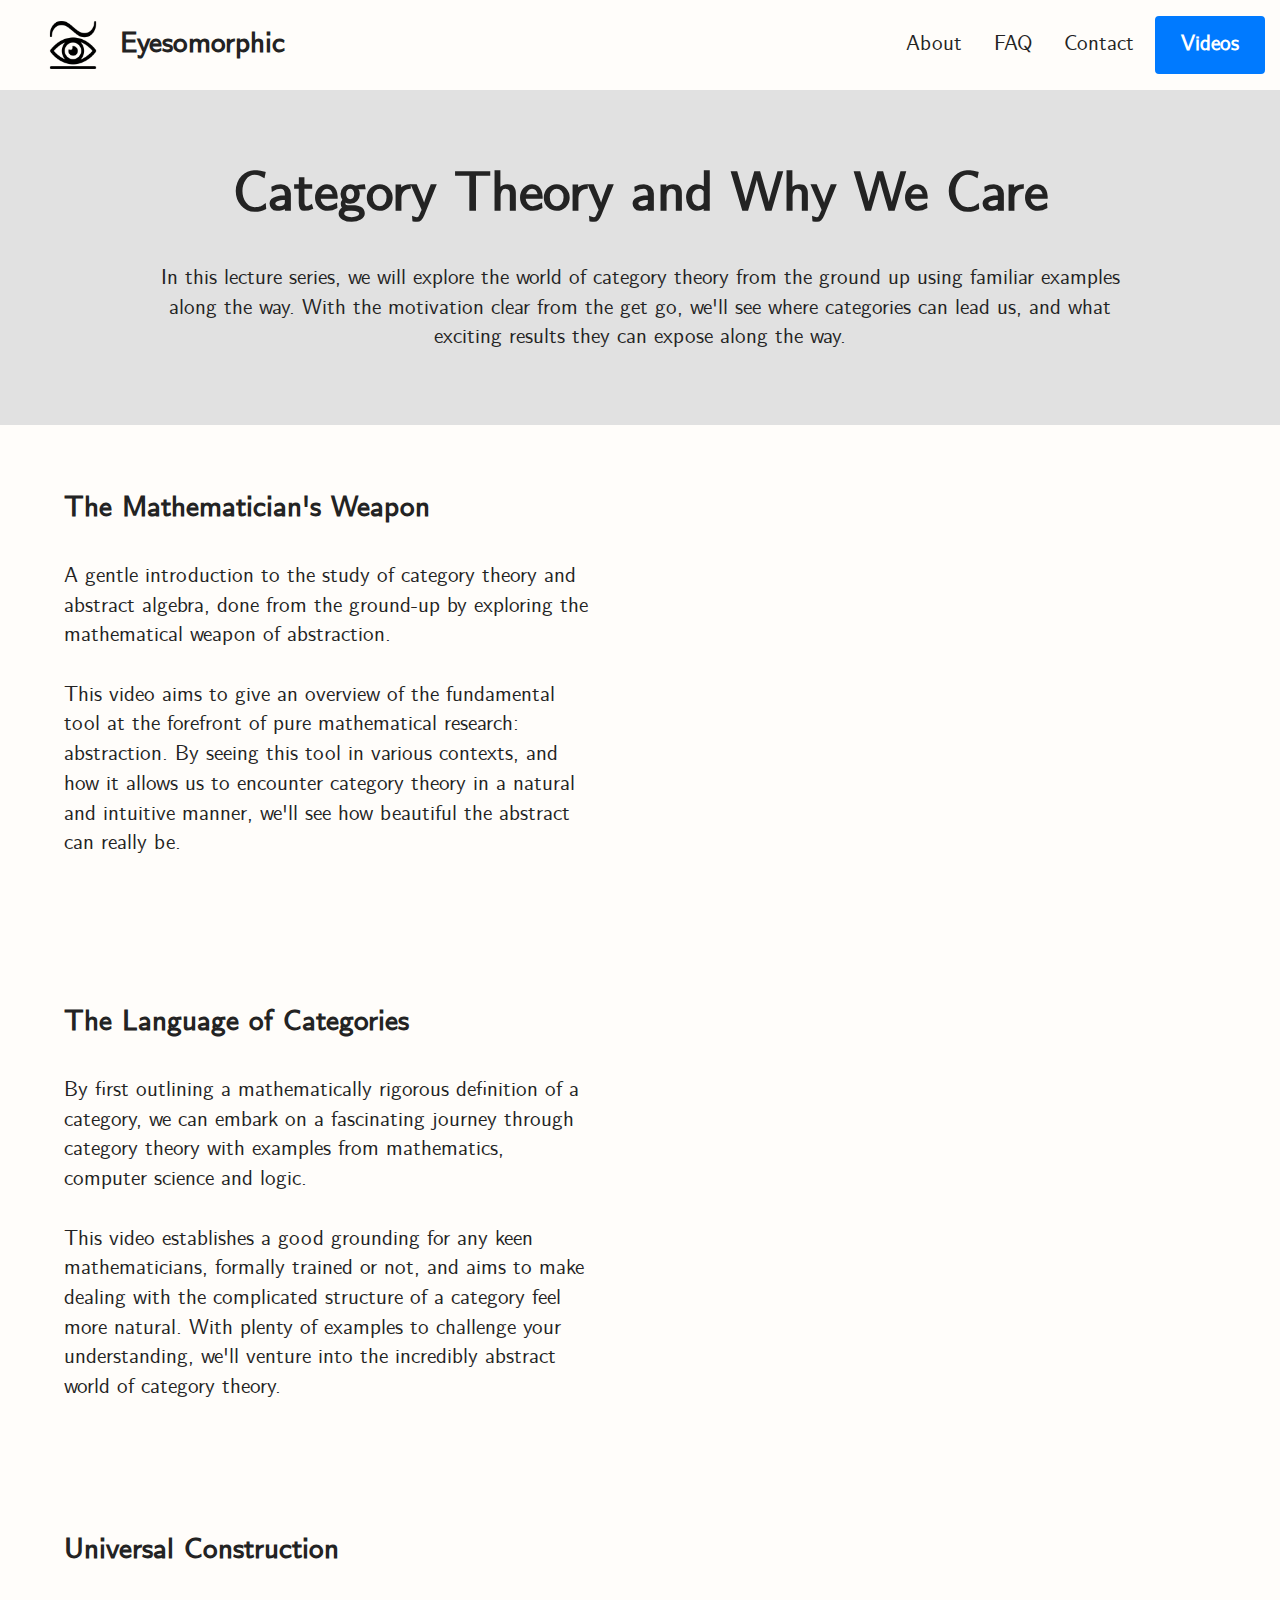
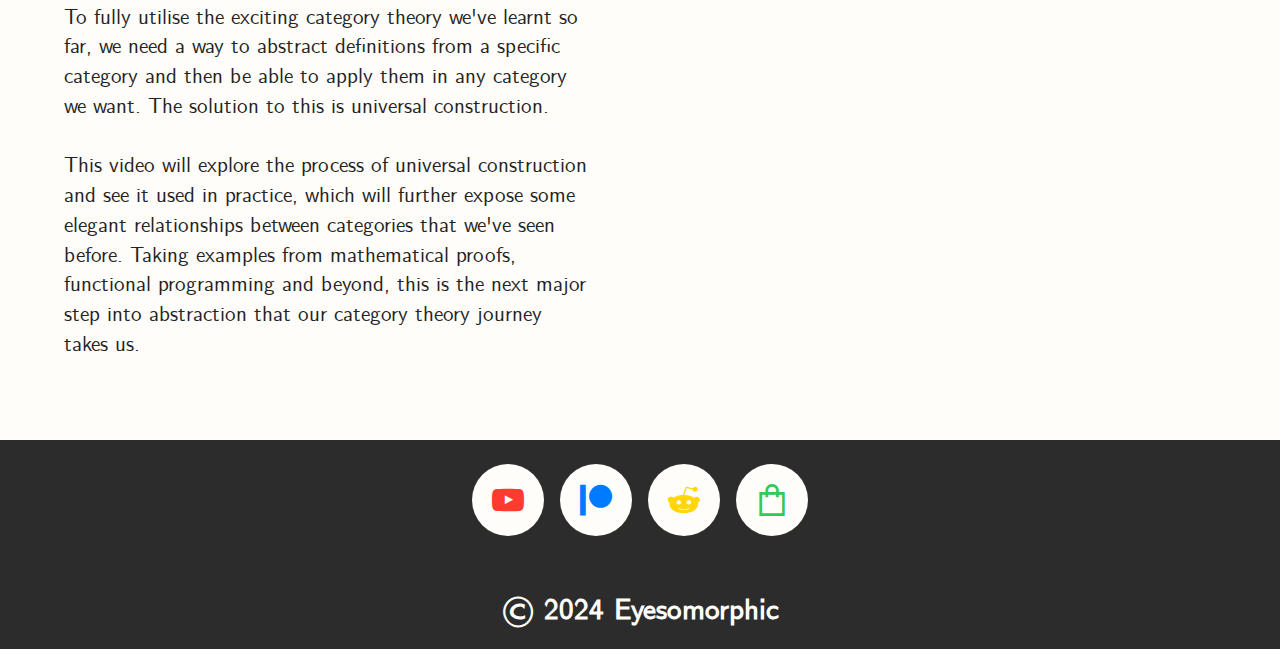
<file: videos/categorytheory.html>
<!DOCTYPE html>
<html  >
<head>
  <!-- Site made with Mobirise Website Builder v5.9.17, https://mobirise.com -->
  <meta charset="UTF-8">
  <meta http-equiv="X-UA-Compatible" content="IE=edge">
  <meta name="generator" content="Mobirise v5.9.17, mobirise.com">
  <meta name="viewport" content="width=device-width, initial-scale=1, minimum-scale=1">
  <link rel="shortcut icon" href="/assets/images/favicon.svg" type="image/x-icon">
  <meta name="description" content="">
  
  
  <title>Category Theory</title>
  <link rel="stylesheet" href="/assets/web/assets/mobirise-icons2/mobirise2.css">
  <link rel="stylesheet" href="/assets/bootstrap/css/bootstrap.min.css">
  <link rel="stylesheet" href="/assets/bootstrap/css/bootstrap-grid.min.css">
  <link rel="stylesheet" href="/assets/bootstrap/css/bootstrap-reboot.min.css">
  <link rel="stylesheet" href="/assets/dropdown/css/style.css">
  <link rel="stylesheet" href="/assets/socicon/css/styles.css">
  <link rel="stylesheet" href="/assets/theme/css/style.css">
  <link href="/assets/fonts/style.css" rel="stylesheet">
  <link rel="preload" as="style" href="/assets/mobirise/css/mbr-additional.css?v=2tJ3ce"><link rel="stylesheet" href="/assets/mobirise/css/mbr-additional.css?v=2tJ3ce" type="text/css">

  
  
  
</head>
<body>
  
  <section data-bs-version="5.1" class="menu menu6 cid-ua1QcT0UvY" once="menu" id="menu06-20">
	

	<nav class="navbar navbar-dropdown opacityScrollOff navbar-expand-lg">
		<div class="container">
			<div class="navbar-brand">
				<span class="navbar-logo">
					<a href="/">
						<img src="/assets/images/logotransparent.png" alt="Eyesomorphic" style="height: 4rem;">
					</a>
				</span>
				<span class="navbar-caption-wrap"><a class="navbar-caption text-black text-primary display-5" href="/">Eyesomorphic</a></span>
			</div>
			<button class="navbar-toggler" type="button" data-toggle="collapse" data-bs-toggle="collapse" data-target="#navbarSupportedContent" data-bs-target="#navbarSupportedContent" aria-controls="navbarNavAltMarkup" aria-expanded="false" aria-label="Toggle navigation">
				<div class="hamburger">
					<span></span>
					<span></span>
					<span></span>
					<span></span>
				</div>
			</button>
			<div class="collapse navbar-collapse opacityScrollOff" id="navbarSupportedContent">
				<ul class="navbar-nav nav-dropdown" data-app-modern-menu="true"><li class="nav-item">
						<a class="nav-link link text-black text-primary display-4" href="/#about">About</a>
					</li>
					<li class="nav-item">
						<a class="nav-link link text-black text-primary display-4" href="/#faq" aria-expanded="false">FAQ</a>
					</li>
					<li class="nav-item">
						<a class="nav-link link text-black show text-primary display-4" href="/#contact" aria-expanded="false">Contact<br></a>
					</li></ul>
				
				<div class="navbar-buttons mbr-section-btn"><a class="btn btn-primary display-4" href="/videos/">Videos</a></div>
			</div>
		</div>
	</nav>
</section>

<section data-bs-version="5.1" class="article11 cid-ua2vp1mJzf" id="article11-24">
    
    <div class="container">
        <div class="row justify-content-center">
            <div class="title col-md-12 col-lg-10">
                <h3 class="mbr-section-title mbr-fonts-style align-center mt-0 mb-0 display-2">
                <strong>Category Theory and Why We Care</strong></h3>
                <h4 class="mbr-section-subtitle align-center mbr-fonts-style mt-4 display-7">In this lecture series, we will explore the world of category theory from the ground up using familiar examples along the way. With the motivation clear from the get go, we'll see where categories can lead us, and what exciting results they can expose along the way.</h4>
                
            </div>
        </div>
    </div>
</section>

<section data-bs-version="5.1" class="video05 cid-ua2xPU8eE7" id="mathematicians-weapon">
    
    <div class="container">
        <div class="row justify-content-center">
            <div class="title-wrapper mb-5">
                
            </div>
            <div class="col-12 col-md">
                <div class="text-wrapper">
                    <h2 class="mb-4 mbr-fonts-style mbr-section-title display-5">
                    <strong>The Mathematician's Weapon</strong></h2>
                    <p class="mbr-text mb-4 mbr-fonts-style display-7">A gentle introduction to the study of category theory and abstract algebra, done from the ground-up by exploring the mathematical weapon of abstraction.
<br>
<br>This video aims to give an overview of the fundamental tool at the forefront of pure mathematical research: abstraction. By seeing this tool in various contexts, and how it allows us to encounter category theory in a natural and intuitive manner, we'll see how beautiful the abstract can really be.</p>
                    
                </div>
            </div>
            <div class="col-12 col-md-6 video-block">
                <div class="mbr-figure"><iframe class="mbr-embedded-video" src="https://www.youtube.com/embed/DrldYpmwN5s?rel=0&amp;amp;&amp;showinfo=0&amp;autoplay=0&amp;loop=0" width="1280" height="720" frameborder="0" allowfullscreen></iframe></div>
                
            </div>
        </div>
    </div>
</section>

<section data-bs-version="5.1" class="video05 cid-ua2zb6bA72" id="language-of-categories">
    
    <div class="container">
        <div class="row justify-content-center">
            <div class="title-wrapper mb-5">
                
            </div>
            <div class="col-12 col-md">
                <div class="text-wrapper">
                    <h2 class="mb-4 mbr-fonts-style mbr-section-title display-5">
                    <strong>The Language of Categories</strong></h2>
                    <p class="mbr-text mb-4 mbr-fonts-style display-7">By first outlining a mathematically rigorous definition of a category, we can embark on a fascinating journey through category theory with examples from mathematics, computer science and logic.
<br>
<br>This video establishes a good grounding for any keen mathematicians, formally trained or not, and aims to make dealing with the complicated structure of a category feel more natural. With plenty of examples to challenge your understanding, we'll venture into the incredibly abstract world of category theory.</p>
                    
                </div>
            </div>
            <div class="col-12 col-md-6 video-block">
                <div class="mbr-figure"><iframe class="mbr-embedded-video" src="https://www.youtube.com/embed/5Ykrfqrxc8o?rel=0&amp;amp;&amp;showinfo=0&amp;autoplay=0&amp;loop=0" width="1280" height="720" frameborder="0" allowfullscreen></iframe></div>
                
            </div>
        </div>
    </div>
</section>

<section data-bs-version="5.1" class="video05 cid-ua2zb6bA72" id="universal-construction">
    
    <div class="container">
        <div class="row justify-content-center">
            <div class="title-wrapper mb-5">
                
            </div>
            <div class="col-12 col-md">
                <div class="text-wrapper">
                    <h2 class="mb-4 mbr-fonts-style mbr-section-title display-5">
                    <strong>Universal Construction</strong></h2>
                    <p class="mbr-text mb-4 mbr-fonts-style display-7">To fully utilise the exciting category theory we've learnt so far, we need a way to abstract definitions from a specific category and then be able to apply them in any category we want. The solution to this is universal construction.
<br>
<br>This video will explore the process of universal construction and see it used in practice, which will further expose some elegant relationships between categories that we've seen before. Taking examples from mathematical proofs, functional programming and beyond, this is the next major step into abstraction that our category theory journey takes us.</p>
                    
                </div>
            </div>
            <div class="col-12 col-md-6 video-block">
                <div class="mbr-figure"><iframe class="mbr-embedded-video" src="https://www.youtube.com/embed/HJ9-yvZ-Toc?rel=0&amp;amp;&amp;showinfo=0&amp;autoplay=0&amp;loop=0" width="1280" height="720" frameborder="0" allowfullscreen></iframe></div>
                
            </div>
        </div>
    </div>
</section>

<section data-bs-version="5.1" class="footer1 programm5 cid-tJS9NNcTLZ" once="footers" id="footer03-21">

        

    

    <div class="container">
        <div class="row">

            

            <div class="col-12">
                <div class="social-row">
                    <div class="soc-item">
                        <a href="https://www.youtube.com/channel/UCkgKbO073CuS1ZZFKoOgTVw" target="_blank">
                            <span class="mbr-iconfont display-7 socicon-youtube socicon" style="color: rgb(255, 59, 48); fill: rgb(255, 59, 48);"></span>
                        </a>
                    </div>
                    <div class="soc-item">
                        <a href="https://www.patreon.com/Eyesomorphic" target="_blank">
                            <span class="mbr-iconfont socicon-patreon socicon" style="color: rgb(0, 122, 255); fill: rgb(0, 122, 255);"></span>
                        </a>
                    </div>
                    <div class="soc-item">
                        <a href="https://www.reddit.com/r/Eyesomorphic/" target="_blank">
                            <span class="mbr-iconfont socicon-reddit socicon" style="color: rgb(255, 214, 10); fill: rgb(255, 214, 10);"></span>
                        </a>
                    </div>
                    <div class="soc-item">
                        <a href="https://shop.eyesomorphic.com/" target="_blank">
                            <span class="mbr-iconfont mobi-mbri-shopping-bag mobi-mbri" style="color: rgb(52, 199, 89); fill: rgb(52, 199, 89);"></span>
                        </a>
                    </div>
                </div>
            </div>
            <div class="col-12 mt-5">
                <p class="mbr-fonts-style copyright display-5"><strong>© 2024 Eyesomorphic</strong></p>
            </div>
        </div>
    </div>
</section><script src="/assets/bootstrap/js/bootstrap.bundle.min.js"></script> <script src="/assets/ytplayer/index.js"></script>  <script src="/assets/dropdown/js/navbar-dropdown.js"></script>  <script src="/assets/theme/js/script.js"></script>  
  
  
</body>
</html>
</file>
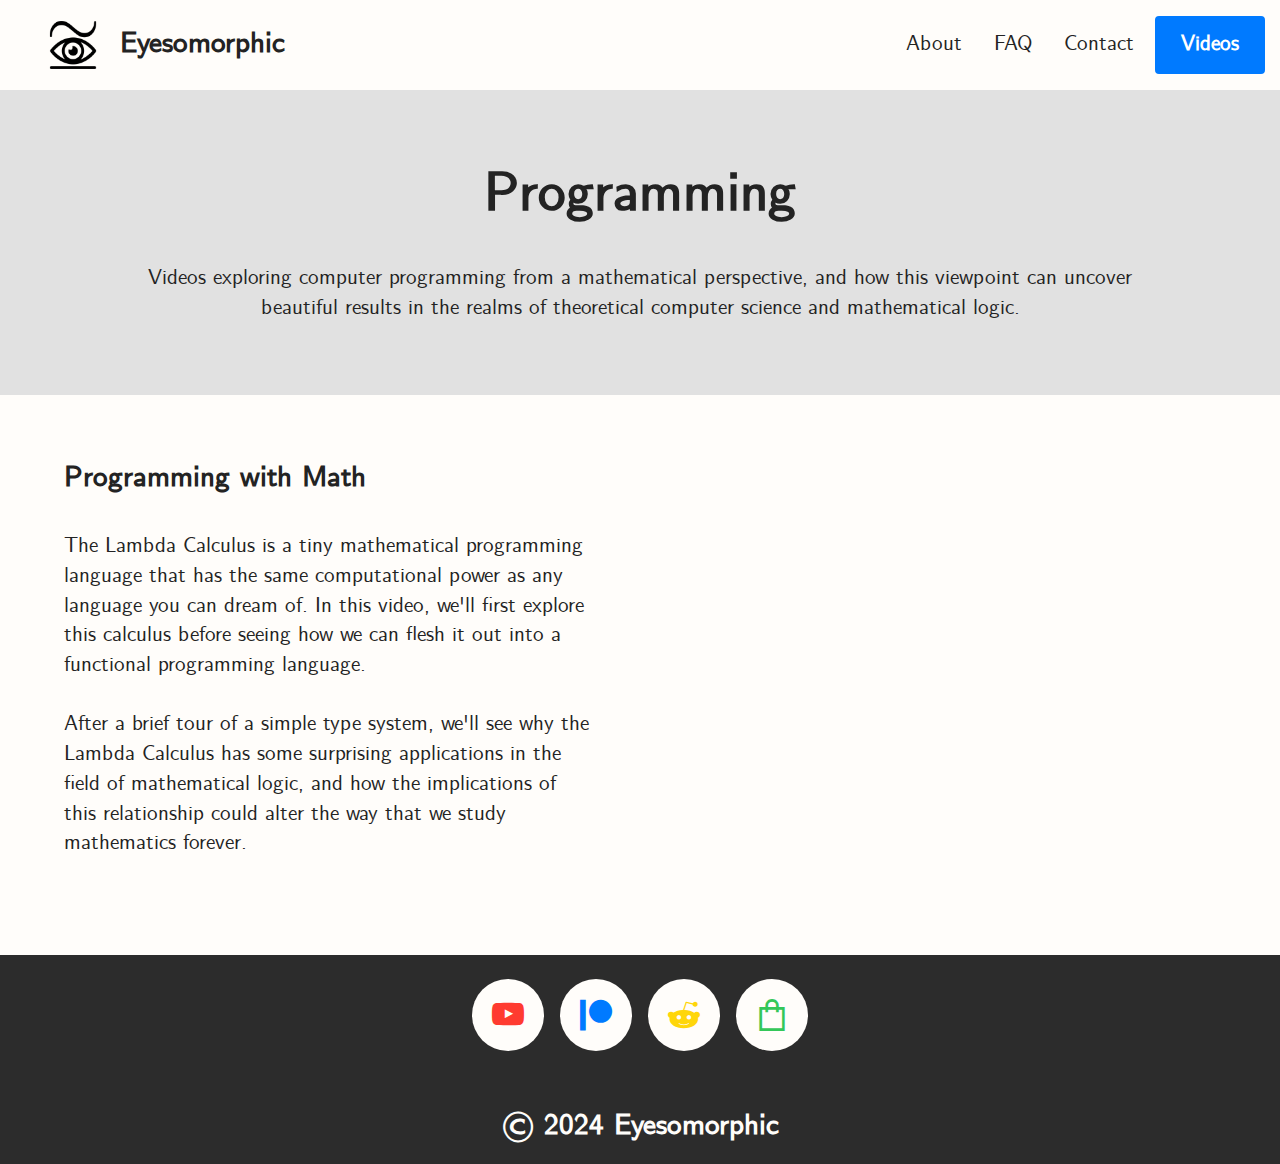
<file: videos/programming.html>
<!DOCTYPE html>
<html  >
<head>
  <!-- Site made with Mobirise Website Builder v5.9.17, https://mobirise.com -->
  <meta charset="UTF-8">
  <meta http-equiv="X-UA-Compatible" content="IE=edge">
  <meta name="generator" content="Mobirise v5.9.17, mobirise.com">
  <meta name="viewport" content="width=device-width, initial-scale=1, minimum-scale=1">
  <link rel="shortcut icon" href="/assets/images/favicon.svg" type="image/x-icon">
  <meta name="description" content="">
  
  
  <title>Programming</title>
  <link rel="stylesheet" href="/assets/web/assets/mobirise-icons2/mobirise2.css">
  <link rel="stylesheet" href="/assets/bootstrap/css/bootstrap.min.css">
  <link rel="stylesheet" href="/assets/bootstrap/css/bootstrap-grid.min.css">
  <link rel="stylesheet" href="/assets/bootstrap/css/bootstrap-reboot.min.css">
  <link rel="stylesheet" href="/assets/dropdown/css/style.css">
  <link rel="stylesheet" href="/assets/socicon/css/styles.css">
  <link rel="stylesheet" href="/assets/theme/css/style.css">
  <link href="/assets/fonts/style.css" rel="stylesheet">
  <link rel="preload" as="style" href="/assets/mobirise/css/mbr-additional.css?v=2tJ3ce"><link rel="stylesheet" href="/assets/mobirise/css/mbr-additional.css?v=2tJ3ce" type="text/css">

  
  
  
</head>
<body>
  
  <section data-bs-version="5.1" class="menu menu6 cid-ua1QcT0UvY" once="menu" id="menu06-20">
	

	<nav class="navbar navbar-dropdown opacityScrollOff navbar-expand-lg">
		<div class="container">
			<div class="navbar-brand">
				<span class="navbar-logo">
					<a href="/">
						<img src="/assets/images/logotransparent.png" alt="Eyesomorphic" style="height: 4rem;">
					</a>
				</span>
				<span class="navbar-caption-wrap"><a class="navbar-caption text-black text-primary display-5" href="/">Eyesomorphic</a></span>
			</div>
			<button class="navbar-toggler" type="button" data-toggle="collapse" data-bs-toggle="collapse" data-target="#navbarSupportedContent" data-bs-target="#navbarSupportedContent" aria-controls="navbarNavAltMarkup" aria-expanded="false" aria-label="Toggle navigation">
				<div class="hamburger">
					<span></span>
					<span></span>
					<span></span>
					<span></span>
				</div>
			</button>
			<div class="collapse navbar-collapse opacityScrollOff" id="navbarSupportedContent">
				<ul class="navbar-nav nav-dropdown" data-app-modern-menu="true"><li class="nav-item">
						<a class="nav-link link text-black text-primary display-4" href="/#about">About</a>
					</li>
					<li class="nav-item">
						<a class="nav-link link text-black text-primary display-4" href="/#faq" aria-expanded="false">FAQ</a>
					</li>
					<li class="nav-item">
						<a class="nav-link link text-black show text-primary display-4" href="/#contact" aria-expanded="false">Contact<br></a>
					</li></ul>
				
				<div class="navbar-buttons mbr-section-btn"><a class="btn btn-primary display-4" href="/videos/">Videos</a></div>
			</div>
		</div>
	</nav>
</section>

<section data-bs-version="5.1" class="article11 cid-ua2vp1mJzf" id="article11-24">
    
    
    <div class="container">
        <div class="row justify-content-center">
            <div class="title col-md-12 col-lg-10">
                <h3 class="mbr-section-title mbr-fonts-style align-center mt-0 mb-0 display-2">
                <strong>Programming</strong></h3>
                <h4 class="mbr-section-subtitle align-center mbr-fonts-style mt-4 display-7">Videos exploring computer programming from a mathematical perspective, and how this viewpoint can uncover beautiful results in the realms of theoretical computer science and mathematical logic.</h4>
                
            </div>
        </div>
    </div>
</section>

<section data-bs-version="5.1" class="video05 cid-ua2xPU8eE7" id="programming-with-math">
    
    <div class="container">
        <div class="row justify-content-center">
            <div class="title-wrapper mb-5">
                
            </div>
            <div class="col-12 col-md">
                <div class="text-wrapper">
                    <h2 class="mb-4 mbr-fonts-style mbr-section-title display-5">
                    <strong>Programming with Math</strong></h2>
                    <p class="mbr-text mb-4 mbr-fonts-style display-7">The Lambda Calculus is a tiny mathematical programming language that has the same computational power as any language you can dream of. In this video, we'll first explore this calculus before seeing how we can flesh it out into a functional programming language.
                        <br>
                        <br>After a brief tour of a simple type system, we'll see why the Lambda Calculus has some surprising applications in the field of mathematical logic, and how the implications of this relationship could alter the way that we study mathematics forever.</p>
                </div>
            </div>
            <div class="col-12 col-md-6 video-block">
                <div class="mbr-figure"><iframe class="mbr-embedded-video" src="https://www.youtube.com/embed/ViPNHMSUcog?rel=0&amp;amp;&amp;showinfo=0&amp;autoplay=0&amp;loop=0" width="1280" height="720" frameborder="0" allowfullscreen></iframe></div>
                
            </div>
        </div>
    </div>
</section>

<section data-bs-version="5.1" class="footer1 programm5 cid-tJS9NNcTLZ" once="footers" id="footer03-21">

        

    

    <div class="container">
        <div class="row">

            

            <div class="col-12">
                <div class="social-row">
                    <div class="soc-item">
                        <a href="https://www.youtube.com/channel/UCkgKbO073CuS1ZZFKoOgTVw" target="_blank">
                            <span class="mbr-iconfont display-7 socicon-youtube socicon" style="color: rgb(255, 59, 48); fill: rgb(255, 59, 48);"></span>
                        </a>
                    </div>
                    <div class="soc-item">
                        <a href="https://www.patreon.com/Eyesomorphic" target="_blank">
                            <span class="mbr-iconfont socicon-patreon socicon" style="color: rgb(0, 122, 255); fill: rgb(0, 122, 255);"></span>
                        </a>
                    </div>
                    <div class="soc-item">
                        <a href="https://www.reddit.com/r/Eyesomorphic/" target="_blank">
                            <span class="mbr-iconfont socicon-reddit socicon" style="color: rgb(255, 214, 10); fill: rgb(255, 214, 10);"></span>
                        </a>
                    </div>
                    <div class="soc-item">
                        <a href="https://shop.eyesomorphic.com/" target="_blank">
                            <span class="mbr-iconfont mobi-mbri-shopping-bag mobi-mbri" style="color: rgb(52, 199, 89); fill: rgb(52, 199, 89);"></span>
                        </a>
                    </div>
                </div>
            </div>
            <div class="col-12 mt-5">
                <p class="mbr-fonts-style copyright display-5"><strong>© 2024 Eyesomorphic</strong></p>
            </div>
        </div>
    </div>
</section><script src="/assets/bootstrap/js/bootstrap.bundle.min.js"></script> <script src="/assets/ytplayer/index.js"></script>  <script src="/assets/dropdown/js/navbar-dropdown.js"></script>  <script src="/assets/theme/js/script.js"></script>  
  
  
</body>
</html>
</file>
<file: assets/web/assets/mobirise-icons2/mobirise2.css>
@font-face {
  font-family: 'Moririse2';
  font-display: swap;
  src:  url('mobirise2.eot?f2bix4');
  src:  url('mobirise2.eot?f2bix4#iefix') format('embedded-opentype'),
    url('mobirise2.ttf?f2bix4') format('truetype'),
    url('mobirise2.woff?f2bix4') format('woff'),
    url('mobirise2.svg?f2bix4#mobirise2') format('svg');
  font-weight: normal;
  font-style: normal;
}

[class^="mobi-"], [class*=" mobi-"] {
  /* use !important to prevent issues with browser extensions that change fonts */
  font-family: 'Moririse2' !important;
  speak: none;
  font-style: normal;
  font-weight: normal;
  font-variant: normal;
  text-transform: none;
  line-height: 1;

  /* Better Font Rendering =========== */
  -webkit-font-smoothing: antialiased;
  -moz-osx-font-smoothing: grayscale;
}

.mobi-mbri-add-submenu:before {
  content: "\e900";
}
.mobi-mbri-alert:before {
  content: "\e901";
}
.mobi-mbri-align-center:before {
  content: "\e902";
}
.mobi-mbri-align-justify:before {
  content: "\e903";
}
.mobi-mbri-align-left:before {
  content: "\e904";
}
.mobi-mbri-align-right:before {
  content: "\e905";
}
.mobi-mbri-android:before {
  content: "\e906";
}
.mobi-mbri-apple:before {
  content: "\e907";
}
.mobi-mbri-arrow-down:before {
  content: "\e908";
}
.mobi-mbri-arrow-next:before {
  content: "\e909";
}
.mobi-mbri-arrow-prev:before {
  content: "\e90a";
}
.mobi-mbri-arrow-up:before {
  content: "\e90b";
}
.mobi-mbri-bold:before {
  content: "\e90c";
}
.mobi-mbri-bookmark:before {
  content: "\e90d";
}
.mobi-mbri-bootstrap:before {
  content: "\e90e";
}
.mobi-mbri-briefcase:before {
  content: "\e90f";
}
.mobi-mbri-browse:before {
  content: "\e910";
}
.mobi-mbri-bulleted-list:before {
  content: "\e911";
}
.mobi-mbri-calendar:before {
  content: "\e912";
}
.mobi-mbri-camera:before {
  content: "\e913";
}
.mobi-mbri-cart-add:before {
  content: "\e914";
}
.mobi-mbri-cart-full:before {
  content: "\e915";
}
.mobi-mbri-cash:before {
  content: "\e916";
}
.mobi-mbri-change-style:before {
  content: "\e917";
}
.mobi-mbri-chat:before {
  content: "\e918";
}
.mobi-mbri-clock:before {
  content: "\e919";
}
.mobi-mbri-close:before {
  content: "\e91a";
}
.mobi-mbri-cloud:before {
  content: "\e91b";
}
.mobi-mbri-code:before {
  content: "\e91c";
}
.mobi-mbri-contact-form:before {
  content: "\e91d";
}
.mobi-mbri-credit-card:before {
  content: "\e91e";
}
.mobi-mbri-cursor-click:before {
  content: "\e91f";
}
.mobi-mbri-cust-feedback:before {
  content: "\e920";
}
.mobi-mbri-database:before {
  content: "\e921";
}
.mobi-mbri-delivery:before {
  content: "\e922";
}
.mobi-mbri-desktop:before {
  content: "\e923";
}
.mobi-mbri-devices:before {
  content: "\e924";
}
.mobi-mbri-down:before {
  content: "\e925";
}
.mobi-mbri-download-2:before {
  content: "\e926";
}
.mobi-mbri-download:before {
  content: "\e927";
}
.mobi-mbri-drag-n-drop-2:before {
  content: "\e928";
}
.mobi-mbri-drag-n-drop:before {
  content: "\e929";
}
.mobi-mbri-edit-2:before {
  content: "\e92a";
}
.mobi-mbri-edit:before {
  content: "\e92b";
}
.mobi-mbri-error:before {
  content: "\e92c";
}
.mobi-mbri-extension:before {
  content: "\e92d";
}
.mobi-mbri-features:before {
  content: "\e92e";
}
.mobi-mbri-file:before {
  content: "\e92f";
}
.mobi-mbri-flag:before {
  content: "\e930";
}
.mobi-mbri-folder:before {
  content: "\e931";
}
.mobi-mbri-gift:before {
  content: "\e932";
}
.mobi-mbri-github:before {
  content: "\e933";
}
.mobi-mbri-globe-2:before {
  content: "\e934";
}
.mobi-mbri-globe:before {
  content: "\e935";
}
.mobi-mbri-growing-chart:before {
  content: "\e936";
}
.mobi-mbri-hearth:before {
  content: "\e937";
}
.mobi-mbri-help:before {
  content: "\e938";
}
.mobi-mbri-home:before {
  content: "\e939";
}
.mobi-mbri-hot-cup:before {
  content: "\e93a";
}
.mobi-mbri-idea:before {
  content: "\e93b";
}
.mobi-mbri-image-gallery:before {
  content: "\e93c";
}
.mobi-mbri-image-slider:before {
  content: "\e93d";
}
.mobi-mbri-info:before {
  content: "\e93e";
}
.mobi-mbri-italic:before {
  content: "\e93f";
}
.mobi-mbri-key:before {
  content: "\e940";
}
.mobi-mbri-laptop:before {
  content: "\e941";
}
.mobi-mbri-layers:before {
  content: "\e942";
}
.mobi-mbri-left-right:before {
  content: "\e943";
}
.mobi-mbri-left:before {
  content: "\e944";
}
.mobi-mbri-letter:before {
  content: "\e945";
}
.mobi-mbri-like:before {
  content: "\e946";
}
.mobi-mbri-link:before {
  content: "\e947";
}
.mobi-mbri-lock:before {
  content: "\e948";
}
.mobi-mbri-login:before {
  content: "\e949";
}
.mobi-mbri-logout:before {
  content: "\e94a";
}
.mobi-mbri-magic-stick:before {
  content: "\e94b";
}
.mobi-mbri-map-pin:before {
  content: "\e94c";
}
.mobi-mbri-menu:before {
  content: "\e94d";
}
.mobi-mbri-mobile-2:before {
  content: "\e94e";
}
.mobi-mbri-mobile-horizontal:before {
  content: "\e94f";
}
.mobi-mbri-mobile:before {
  content: "\e950";
}
.mobi-mbri-mobirise:before {
  content: "\e951";
}
.mobi-mbri-more-horizontal:before {
  content: "\e952";
}
.mobi-mbri-more-vertical:before {
  content: "\e953";
}
.mobi-mbri-music:before {
  content: "\e954";
}
.mobi-mbri-new-file:before {
  content: "\e955";
}
.mobi-mbri-numbered-list:before {
  content: "\e956";
}
.mobi-mbri-opened-folder:before {
  content: "\e957";
}
.mobi-mbri-pages:before {
  content: "\e958";
}
.mobi-mbri-paper-plane:before {
  content: "\e959";
}
.mobi-mbri-paperclip:before {
  content: "\e95a";
}
.mobi-mbri-phone:before {
  content: "\e95b";
}
.mobi-mbri-photo:before {
  content: "\e95c";
}
.mobi-mbri-photos:before {
  content: "\e95d";
}
.mobi-mbri-pin:before {
  content: "\e95e";
}
.mobi-mbri-play:before {
  content: "\e95f";
}
.mobi-mbri-plus:before {
  content: "\e960";
}
.mobi-mbri-preview:before {
  content: "\e961";
}
.mobi-mbri-print:before {
  content: "\e962";
}
.mobi-mbri-protect:before {
  content: "\e963";
}
.mobi-mbri-question:before {
  content: "\e964";
}
.mobi-mbri-quote-left:before {
  content: "\e965";
}
.mobi-mbri-quote-right:before {
  content: "\e966";
}
.mobi-mbri-redo:before {
  content: "\e967";
}
.mobi-mbri-refresh:before {
  content: "\e968";
}
.mobi-mbri-responsive-2:before {
  content: "\e969";
}
.mobi-mbri-responsive:before {
  content: "\e96a";
}
.mobi-mbri-right:before {
  content: "\e96b";
}
.mobi-mbri-rocket:before {
  content: "\e96c";
}
.mobi-mbri-sad-face:before {
  content: "\e96d";
}
.mobi-mbri-sale:before {
  content: "\e96e";
}
.mobi-mbri-save:before {
  content: "\e96f";
}
.mobi-mbri-search:before {
  content: "\e970";
}
.mobi-mbri-setting-2:before {
  content: "\e971";
}
.mobi-mbri-setting-3:before {
  content: "\e972";
}
.mobi-mbri-setting:before {
  content: "\e973";
}
.mobi-mbri-share:before {
  content: "\e974";
}
.mobi-mbri-shopping-bag:before {
  content: "\e975";
}
.mobi-mbri-shopping-basket:before {
  content: "\e976";
}
.mobi-mbri-shopping-cart:before {
  content: "\e977";
}
.mobi-mbri-sites:before {
  content: "\e978";
}
.mobi-mbri-smile-face:before {
  content: "\e979";
}
.mobi-mbri-speed:before {
  content: "\e97a";
}
.mobi-mbri-star:before {
  content: "\e97b";
}
.mobi-mbri-success:before {
  content: "\e97c";
}
.mobi-mbri-sun:before {
  content: "\e97d";
}
.mobi-mbri-sun2:before {
  content: "\e97e";
}
.mobi-mbri-tablet-vertical:before {
  content: "\e97f";
}
.mobi-mbri-tablet:before {
  content: "\e980";
}
.mobi-mbri-target:before {
  content: "\e981";
}
.mobi-mbri-timer:before {
  content: "\e982";
}
.mobi-mbri-to-ftp:before {
  content: "\e983";
}
.mobi-mbri-to-local-drive:before {
  content: "\e984";
}
.mobi-mbri-touch-swipe:before {
  content: "\e985";
}
.mobi-mbri-touch:before {
  content: "\e986";
}
.mobi-mbri-trash:before {
  content: "\e987";
}
.mobi-mbri-underline:before {
  content: "\e988";
}
.mobi-mbri-undo:before {
  content: "\e989";
}
.mobi-mbri-unlink:before {
  content: "\e98a";
}
.mobi-mbri-unlock:before {
  content: "\e98b";
}
.mobi-mbri-up-down:before {
  content: "\e98c";
}
.mobi-mbri-up:before {
  content: "\e98d";
}
.mobi-mbri-update:before {
  content: "\e98e";
}
.mobi-mbri-upload-2:before {
  content: "\e98f";
}
.mobi-mbri-upload:before {
  content: "\e990";
}
.mobi-mbri-user-2:before {
  content: "\e991";
}
.mobi-mbri-user:before {
  content: "\e992";
}
.mobi-mbri-users:before {
  content: "\e993";
}
.mobi-mbri-video-play:before {
  content: "\e994";
}
.mobi-mbri-video:before {
  content: "\e995";
}
.mobi-mbri-watch:before {
  content: "\e996";
}
.mobi-mbri-website-theme-2:before {
  content: "\e997";
}
.mobi-mbri-website-theme:before {
  content: "\e998";
}
.mobi-mbri-wifi:before {
  content: "\e999";
}
.mobi-mbri-windows:before {
  content: "\e99a";
}
.mobi-mbri-zoom-in:before {
  content: "\e99b";
}
.mobi-mbri-zoom-out:before {
  content: "\e99c";
}
</file>
<file: assets/dropdown/css/style.css>
.navbar-dropdown {
  left: 0;
  padding: 0;
  position: absolute;
  right: 0;
  top: 0;
  transition: all 0.45s ease;
  z-index: 1030;
  background: #282828; }
  .navbar-dropdown .navbar-logo {
    margin-right: 0.8rem;
    transition: margin 0.3s ease-in-out;
    vertical-align: middle; }
    .navbar-dropdown .navbar-logo img {
      height: 3.125rem;
      transition: all 0.3s ease-in-out; }
    .navbar-dropdown .navbar-logo.mbr-iconfont {
      font-size: 3.125rem;
      line-height: 3.125rem; }
  .navbar-dropdown .navbar-caption {
    font-weight: 700;
    white-space: normal;
    vertical-align: -4px;
    line-height: 3.125rem !important; }
    .navbar-dropdown .navbar-caption, .navbar-dropdown .navbar-caption:hover {
      color: inherit;
      text-decoration: none; }
  .navbar-dropdown .mbr-iconfont + .navbar-caption {
    vertical-align: -1px; }
  .navbar-dropdown.navbar-fixed-top {
    position: fixed; }
  .navbar-dropdown .navbar-brand span {
    vertical-align: -4px; }
  .navbar-dropdown.bg-color.transparent {
    background: none; }
  .navbar-dropdown.navbar-short .navbar-brand {
    padding: 0.625rem 0; }
    .navbar-dropdown.navbar-short .navbar-brand span {
      vertical-align: -1px; }
  .navbar-dropdown.navbar-short .navbar-caption {
    line-height: 2.375rem !important;
    vertical-align: -2px; }
  .navbar-dropdown.navbar-short .navbar-logo {
    margin-right: 0.5rem; }
    .navbar-dropdown.navbar-short .navbar-logo img {
      height: 2.375rem; }
    .navbar-dropdown.navbar-short .navbar-logo.mbr-iconfont {
      font-size: 2.375rem;
      line-height: 2.375rem; }
  .navbar-dropdown.navbar-short .mbr-table-cell {
    height: 3.625rem; }
  .navbar-dropdown .navbar-close {
    left: 0.6875rem;
    position: fixed;
    top: 0.75rem;
    z-index: 1000; }
  .navbar-dropdown .hamburger-icon {
    content: "";
    display: inline-block;
    vertical-align: middle;
    width: 16px;
    -webkit-box-shadow: 0 -6px 0 1px #282828,0 0 0 1px #282828,0 6px 0 1px #282828;
    -moz-box-shadow: 0 -6px 0 1px #282828,0 0 0 1px #282828,0 6px 0 1px #282828;
    box-shadow: 0 -6px 0 1px #282828,0 0 0 1px #282828,0 6px 0 1px #282828; }

.dropdown-menu .dropdown-toggle[data-toggle="dropdown-submenu"]::after {
  border-bottom: 0.35em solid transparent;
  border-left: 0.35em solid;
  border-right: 0;
  border-top: 0.35em solid transparent;
  margin-left: 0.3rem; }

.dropdown-menu .dropdown-item:focus {
  outline: 0; }

.nav-dropdown {
  font-size: 0.75rem;
  font-weight: 500;
  height: auto !important; }
  .nav-dropdown .nav-btn {
    padding-left: 1rem; }
  .nav-dropdown .link {
    margin: .667em 1.667em;
    font-weight: 500;
    padding: 0;
    transition: color .2s ease-in-out; }
    .nav-dropdown .link.dropdown-toggle {
      margin-right: 2.583em; }
      .nav-dropdown .link.dropdown-toggle::after {
        margin-left: .25rem;
        border-top: 0.35em solid;
        border-right: 0.35em solid transparent;
        border-left: 0.35em solid transparent;
        border-bottom: 0; }
      .nav-dropdown .link.dropdown-toggle[aria-expanded="true"] {
        margin: 0;
        padding: 0.667em 3.263em  0.667em 1.667em; }
  .nav-dropdown .link::after,
  .nav-dropdown .dropdown-item::after {
    color: inherit; }
  .nav-dropdown .btn {
    font-size: 0.75rem;
    font-weight: 700;
    letter-spacing: 0;
    margin-bottom: 0;
    padding-left: 1.25rem;
    padding-right: 1.25rem; }
  .nav-dropdown .dropdown-menu {
    border-radius: 0;
    border: 0;
    left: 0;
    margin: 0;
    padding-bottom: 1.25rem;
    padding-top: 1.25rem;
    position: relative; }
  .nav-dropdown .dropdown-submenu {
    margin-left: 0.125rem;
    top: 0; }
  .nav-dropdown .dropdown-item {
    font-weight: 500;
    line-height: 2;
    padding: 0.3846em 4.615em 0.3846em 1.5385em;
    position: relative;
    transition: color .2s ease-in-out, background-color .2s ease-in-out; }
    .nav-dropdown .dropdown-item::after {
      margin-top: -0.3077em;
      position: absolute;
      right: 1.1538em;
      top: 50%; }
    .nav-dropdown .dropdown-item:focus, .nav-dropdown .dropdown-item:hover {
      background: none; }

@media (max-width: 767px) {
  .nav-dropdown.navbar-toggleable-sm {
    bottom: 0;
    display: none;
    left: 0;
    overflow-x: hidden;
    position: fixed;
    top: 0;
    transform: translateX(-100%);
    -ms-transform: translateX(-100%);
    -webkit-transform: translateX(-100%);
    width: 18.75rem;
    z-index: 999; } }
.nav-dropdown.navbar-toggleable-xl {
  bottom: 0;
  display: none;
  left: 0;
  overflow-x: hidden;
  position: fixed;
  top: 0;
  transform: translateX(-100%);
  -ms-transform: translateX(-100%);
  -webkit-transform: translateX(-100%);
  width: 18.75rem;
  z-index: 999; }

.nav-dropdown-sm {
  display: block !important;
  overflow-x: hidden;
  overflow: auto;
  padding-top: 3.875rem; }
  .nav-dropdown-sm::after {
    content: "";
    display: block;
    height: 3rem;
    width: 100%; }
  .nav-dropdown-sm.collapse.in ~ .navbar-close {
    display: block !important; }
  .nav-dropdown-sm.collapsing, .nav-dropdown-sm.collapse.in {
    transform: translateX(0);
    -ms-transform: translateX(0);
    -webkit-transform: translateX(0);
    transition: all 0.25s ease-out;
    -webkit-transition: all 0.25s ease-out;
    background: #282828; }
  .nav-dropdown-sm.collapsing[aria-expanded="false"] {
    transform: translateX(-100%);
    -ms-transform: translateX(-100%);
    -webkit-transform: translateX(-100%); }
  .nav-dropdown-sm .nav-item {
    display: block;
    margin-left: 0 !important;
    padding-left: 0; }
  .nav-dropdown-sm .link,
  .nav-dropdown-sm .dropdown-item {
    border-top: 1px dotted rgba(255, 255, 255, 0.1);
    font-size: 0.8125rem;
    line-height: 1.6;
    margin: 0 !important;
    padding: 0.875rem 2.4rem 0.875rem 1.5625rem !important;
    position: relative;
    white-space: normal; }
    .nav-dropdown-sm .link:focus, .nav-dropdown-sm .link:hover,
    .nav-dropdown-sm .dropdown-item:focus,
    .nav-dropdown-sm .dropdown-item:hover {
      background: rgba(0, 0, 0, 0.2) !important;
      color: #c0a375; }
  .nav-dropdown-sm .nav-btn {
    position: relative;
    padding: 1.5625rem 1.5625rem 0 1.5625rem; }
    .nav-dropdown-sm .nav-btn::before {
      border-top: 1px dotted rgba(255, 255, 255, 0.1);
      content: "";
      left: 0;
      position: absolute;
      top: 0;
      width: 100%; }
    .nav-dropdown-sm .nav-btn + .nav-btn {
      padding-top: 0.625rem; }
      .nav-dropdown-sm .nav-btn + .nav-btn::before {
        display: none; }
  .nav-dropdown-sm .btn {
    padding: 0.625rem 0; }
  .nav-dropdown-sm .dropdown-toggle[data-toggle="dropdown-submenu"]::after {
    margin-left: .25rem;
    border-top: 0.35em solid;
    border-right: 0.35em solid transparent;
    border-left: 0.35em solid transparent;
    border-bottom: 0; }
  .nav-dropdown-sm .dropdown-toggle[data-toggle="dropdown-submenu"][aria-expanded="true"]::after {
    border-top: 0;
    border-right: 0.35em solid transparent;
    border-left: 0.35em solid transparent;
    border-bottom: 0.35em solid; }
  .nav-dropdown-sm .dropdown-menu {
    margin: 0;
    padding: 0;
    position: relative;
    top: 0;
    left: 0;
    width: 100%;
    border: 0;
    float: none;
    border-radius: 0;
    background: none; }
  .nav-dropdown-sm .dropdown-submenu {
    left: 100%;
    margin-left: 0.125rem;
    margin-top: -1.25rem;
    top: 0; }

.navbar-toggleable-sm .nav-dropdown .dropdown-menu {
  position: absolute; }

.navbar-toggleable-sm .nav-dropdown .dropdown-submenu {
  left: 100%;
  margin-left: 0.125rem;
  margin-top: -1.25rem;
  top: 0; }

.navbar-toggleable-sm.opened .nav-dropdown .dropdown-menu {
  position: relative; }

.navbar-toggleable-sm.opened .nav-dropdown .dropdown-submenu {
  left: 0;
  margin-left: 00rem;
  margin-top: 0rem;
  top: 0; }

.is-builder .nav-dropdown.collapsing {
  transition: none !important; }
</file>
<file: assets/socicon/css/styles.css>
@charset "UTF-8";

@font-face {
  font-family: 'Socicon';
  src:  url('../fonts/socicon.eot');
  src:  url('../fonts/socicon.eot?#iefix') format('embedded-opentype'),
    url('../fonts/socicon.woff2') format('woff2'),
    url('../fonts/socicon.ttf') format('truetype'),
    url('../fonts/socicon.woff') format('woff'),
    url('../fonts/socicon.svg#socicon') format('svg');
  font-weight: normal;
  font-style: normal;
  font-display: swap;
}

[data-icon]:before {
  font-family: "socicon" !important;
  content: attr(data-icon);
  font-style: normal !important;
  font-weight: normal !important;
  font-variant: normal !important;
  text-transform: none !important;
  speak: none;
  line-height: 1;
  -webkit-font-smoothing: antialiased;
  -moz-osx-font-smoothing: grayscale;
}

[class^="socicon-"], [class*=" socicon-"] {
  /* use !important to prevent issues with browser extensions that change fonts */
  font-family: 'Socicon' !important;
  speak: none;
  font-style: normal;
  font-weight: normal;
  font-variant: normal;
  text-transform: none;
  line-height: 1;

  /* Better Font Rendering =========== */
  -webkit-font-smoothing: antialiased;
  -moz-osx-font-smoothing: grayscale;
}

.socicon-eitaa:before {
  content: "\e97c";
}
.socicon-soroush:before {
  content: "\e97d";
}
.socicon-bale:before {
  content: "\e97e";
}
.socicon-zazzle:before {
  content: "\e97b";
}
.socicon-society6:before {
  content: "\e97a";
}
.socicon-redbubble:before {
  content: "\e979";
}
.socicon-avvo:before {
  content: "\e978";
}
.socicon-stitcher:before {
  content: "\e977";
}
.socicon-googlehangouts:before {
  content: "\e974";
}
.socicon-dlive:before {
  content: "\e975";
}
.socicon-vsco:before {
  content: "\e976";
}
.socicon-flipboard:before {
  content: "\e973";
}
.socicon-ubuntu:before {
  content: "\e958";
}
.socicon-artstation:before {
  content: "\e959";
}
.socicon-invision:before {
  content: "\e95a";
}
.socicon-torial:before {
  content: "\e95b";
}
.socicon-collectorz:before {
  content: "\e95c";
}
.socicon-seenthis:before {
  content: "\e95d";
}
.socicon-googleplaymusic:before {
  content: "\e95e";
}
.socicon-debian:before {
  content: "\e95f";
}
.socicon-filmfreeway:before {
  content: "\e960";
}
.socicon-gnome:before {
  content: "\e961";
}
.socicon-itchio:before {
  content: "\e962";
}
.socicon-jamendo:before {
  content: "\e963";
}
.socicon-mix:before {
  content: "\e964";
}
.socicon-sharepoint:before {
  content: "\e965";
}
.socicon-tinder:before {
  content: "\e966";
}
.socicon-windguru:before {
  content: "\e967";
}
.socicon-cdbaby:before {
  content: "\e968";
}
.socicon-elementaryos:before {
  content: "\e969";
}
.socicon-stage32:before {
  content: "\e96a";
}
.socicon-tiktok:before {
  content: "\e96b";
}
.socicon-gitter:before {
  content: "\e96c";
}
.socicon-letterboxd:before {
  content: "\e96d";
}
.socicon-threema:before {
  content: "\e96e";
}
.socicon-splice:before {
  content: "\e96f";
}
.socicon-metapop:before {
  content: "\e970";
}
.socicon-naver:before {
  content: "\e971";
}
.socicon-remote:before {
  content: "\e972";
}
.socicon-internet:before {
  content: "\e957";
}
.socicon-moddb:before {
  content: "\e94b";
}
.socicon-indiedb:before {
  content: "\e94c";
}
.socicon-traxsource:before {
  content: "\e94d";
}
.socicon-gamefor:before {
  content: "\e94e";
}
.socicon-pixiv:before {
  content: "\e94f";
}
.socicon-myanimelist:before {
  content: "\e950";
}
.socicon-blackberry:before {
  content: "\e951";
}
.socicon-wickr:before {
  content: "\e952";
}
.socicon-spip:before {
  content: "\e953";
}
.socicon-napster:before {
  content: "\e954";
}
.socicon-beatport:before {
  content: "\e955";
}
.socicon-hackerone:before {
  content: "\e956";
}
.socicon-hackernews:before {
  content: "\e946";
}
.socicon-smashwords:before {
  content: "\e947";
}
.socicon-kobo:before {
  content: "\e948";
}
.socicon-bookbub:before {
  content: "\e949";
}
.socicon-mailru:before {
  content: "\e94a";
}
.socicon-gitlab:before {
  content: "\e945";
}
.socicon-instructables:before {
  content: "\e944";
}
.socicon-portfolio:before {
  content: "\e943";
}
.socicon-codered:before {
  content: "\e940";
}
.socicon-origin:before {
  content: "\e941";
}
.socicon-nextdoor:before {
  content: "\e942";
}
.socicon-udemy:before {
  content: "\e93f";
}
.socicon-livemaster:before {
  content: "\e93e";
}
.socicon-crunchbase:before {
  content: "\e93b";
}
.socicon-homefy:before {
  content: "\e93c";
}
.socicon-calendly:before {
  content: "\e93d";
}
.socicon-realtor:before {
  content: "\e90f";
}
.socicon-tidal:before {
  content: "\e910";
}
.socicon-qobuz:before {
  content: "\e911";
}
.socicon-natgeo:before {
  content: "\e912";
}
.socicon-mastodon:before {
  content: "\e913";
}
.socicon-unsplash:before {
  content: "\e914";
}
.socicon-homeadvisor:before {
  content: "\e915";
}
.socicon-angieslist:before {
  content: "\e916";
}
.socicon-codepen:before {
  content: "\e917";
}
.socicon-slack:before {
  content: "\e918";
}
.socicon-openaigym:before {
  content: "\e919";
}
.socicon-logmein:before {
  content: "\e91a";
}
.socicon-fiverr:before {
  content: "\e91b";
}
.socicon-gotomeeting:before {
  content: "\e91c";
}
.socicon-aliexpress:before {
  content: "\e91d";
}
.socicon-guru:before {
  content: "\e91e";
}
.socicon-appstore:before {
  content: "\e91f";
}
.socicon-homes:before {
  content: "\e920";
}
.socicon-zoom:before {
  content: "\e921";
}
.socicon-alibaba:before {
  content: "\e922";
}
.socicon-craigslist:before {
  content: "\e923";
}
.socicon-wix:before {
  content: "\e924";
}
.socicon-redfin:before {
  content: "\e925";
}
.socicon-googlecalendar:before {
  content: "\e926";
}
.socicon-shopify:before {
  content: "\e927";
}
.socicon-freelancer:before {
  content: "\e928";
}
.socicon-seedrs:before {
  content: "\e929";
}
.socicon-bing:before {
  content: "\e92a";
}
.socicon-doodle:before {
  content: "\e92b";
}
.socicon-bonanza:before {
  content: "\e92c";
}
.socicon-squarespace:before {
  content: "\e92d";
}
.socicon-toptal:before {
  content: "\e92e";
}
.socicon-gust:before {
  content: "\e92f";
}
.socicon-ask:before {
  content: "\e930";
}
.socicon-trulia:before {
  content: "\e931";
}
.socicon-loomly:before {
  content: "\e932";
}
.socicon-ghost:before {
  content: "\e933";
}
.socicon-upwork:before {
  content: "\e934";
}
.socicon-fundable:before {
  content: "\e935";
}
.socicon-booking:before {
  content: "\e936";
}
.socicon-googlemaps:before {
  content: "\e937";
}
.socicon-zillow:before {
  content: "\e938";
}
.socicon-niconico:before {
  content: "\e939";
}
.socicon-toneden:before {
  content: "\e93a";
}
.socicon-augment:before {
  content: "\e908";
}
.socicon-bitbucket:before {
  content: "\e909";
}
.socicon-fyuse:before {
  content: "\e90a";
}
.socicon-yt-gaming:before {
  content: "\e90b";
}
.socicon-sketchfab:before {
  content: "\e90c";
}
.socicon-mobcrush:before {
  content: "\e90d";
}
.socicon-microsoft:before {
  content: "\e90e";
}
.socicon-pandora:before {
  content: "\e907";
}
.socicon-messenger:before {
  content: "\e906";
}
.socicon-gamewisp:before {
  content: "\e905";
}
.socicon-bloglovin:before {
  content: "\e904";
}
.socicon-tunein:before {
  content: "\e903";
}
.socicon-gamejolt:before {
  content: "\e901";
}
.socicon-trello:before {
  content: "\e902";
}
.socicon-spreadshirt:before {
  content: "\e900";
}
.socicon-500px:before {
  content: "\e000";
}
.socicon-8tracks:before {
  content: "\e001";
}
.socicon-airbnb:before {
  content: "\e002";
}
.socicon-alliance:before {
  content: "\e003";
}
.socicon-amazon:before {
  content: "\e004";
}
.socicon-amplement:before {
  content: "\e005";
}
.socicon-android:before {
  content: "\e006";
}
.socicon-angellist:before {
  content: "\e007";
}
.socicon-apple:before {
  content: "\e008";
}
.socicon-appnet:before {
  content: "\e009";
}
.socicon-baidu:before {
  content: "\e00a";
}
.socicon-bandcamp:before {
  content: "\e00b";
}
.socicon-battlenet:before {
  content: "\e00c";
}
.socicon-mixer:before {
  content: "\e00d";
}
.socicon-bebee:before {
  content: "\e00e";
}
.socicon-bebo:before {
  content: "\e00f";
}
.socicon-behance:before {
  content: "\e010";
}
.socicon-blizzard:before {
  content: "\e011";
}
.socicon-blogger:before {
  content: "\e012";
}
.socicon-buffer:before {
  content: "\e013";
}
.socicon-chrome:before {
  content: "\e014";
}
.socicon-coderwall:before {
  content: "\e015";
}
.socicon-curse:before {
  content: "\e016";
}
.socicon-dailymotion:before {
  content: "\e017";
}
.socicon-deezer:before {
  content: "\e018";
}
.socicon-delicious:before {
  content: "\e019";
}
.socicon-deviantart:before {
  content: "\e01a";
}
.socicon-diablo:before {
  content: "\e01b";
}
.socicon-digg:before {
  content: "\e01c";
}
.socicon-discord:before {
  content: "\e01d";
}
.socicon-disqus:before {
  content: "\e01e";
}
.socicon-douban:before {
  content: "\e01f";
}
.socicon-draugiem:before {
  content: "\e020";
}
.socicon-dribbble:before {
  content: "\e021";
}
.socicon-drupal:before {
  content: "\e022";
}
.socicon-ebay:before {
  content: "\e023";
}
.socicon-ello:before {
  content: "\e024";
}
.socicon-endomodo:before {
  content: "\e025";
}
.socicon-envato:before {
  content: "\e026";
}
.socicon-etsy:before {
  content: "\e027";
}
.socicon-facebook:before {
  content: "\e028";
}
.socicon-feedburner:before {
  content: "\e029";
}
.socicon-filmweb:before {
  content: "\e02a";
}
.socicon-firefox:before {
  content: "\e02b";
}
.socicon-flattr:before {
  content: "\e02c";
}
.socicon-flickr:before {
  content: "\e02d";
}
.socicon-formulr:before {
  content: "\e02e";
}
.socicon-forrst:before {
  content: "\e02f";
}
.socicon-foursquare:before {
  content: "\e030";
}
.socicon-friendfeed:before {
  content: "\e031";
}
.socicon-github:before {
  content: "\e032";
}
.socicon-goodreads:before {
  content: "\e033";
}
.socicon-google:before {
  content: "\e034";
}
.socicon-googlescholar:before {
  content: "\e035";
}
.socicon-googlegroups:before {
  content: "\e036";
}
.socicon-googlephotos:before {
  content: "\e037";
}
.socicon-googleplus:before {
  content: "\e038";
}
.socicon-grooveshark:before {
  content: "\e039";
}
.socicon-hackerrank:before {
  content: "\e03a";
}
.socicon-hearthstone:before {
  content: "\e03b";
}
.socicon-hellocoton:before {
  content: "\e03c";
}
.socicon-heroes:before {
  content: "\e03d";
}
.socicon-smashcast:before {
  content: "\e03e";
}
.socicon-horde:before {
  content: "\e03f";
}
.socicon-houzz:before {
  content: "\e040";
}
.socicon-icq:before {
  content: "\e041";
}
.socicon-identica:before {
  content: "\e042";
}
.socicon-imdb:before {
  content: "\e043";
}
.socicon-instagram:before {
  content: "\e044";
}
.socicon-issuu:before {
  content: "\e045";
}
.socicon-istock:before {
  content: "\e046";
}
.socicon-itunes:before {
  content: "\e047";
}
.socicon-keybase:before {
  content: "\e048";
}
.socicon-lanyrd:before {
  content: "\e049";
}
.socicon-lastfm:before {
  content: "\e04a";
}
.socicon-line:before {
  content: "\e04b";
}
.socicon-linkedin:before {
  content: "\e04c";
}
.socicon-livejournal:before {
  content: "\e04d";
}
.socicon-lyft:before {
  content: "\e04e";
}
.socicon-macos:before {
  content: "\e04f";
}
.socicon-mail:before {
  content: "\e050";
}
.socicon-medium:before {
  content: "\e051";
}
.socicon-meetup:before {
  content: "\e052";
}
.socicon-mixcloud:before {
  content: "\e053";
}
.socicon-modelmayhem:before {
  content: "\e054";
}
.socicon-mumble:before {
  content: "\e055";
}
.socicon-myspace:before {
  content: "\e056";
}
.socicon-newsvine:before {
  content: "\e057";
}
.socicon-nintendo:before {
  content: "\e058";
}
.socicon-npm:before {
  content: "\e059";
}
.socicon-odnoklassniki:before {
  content: "\e05a";
}
.socicon-openid:before {
  content: "\e05b";
}
.socicon-opera:before {
  content: "\e05c";
}
.socicon-outlook:before {
  content: "\e05d";
}
.socicon-overwatch:before {
  content: "\e05e";
}
.socicon-patreon:before {
  content: "\e05f";
}
.socicon-paypal:before {
  content: "\e060";
}
.socicon-periscope:before {
  content: "\e061";
}
.socicon-persona:before {
  content: "\e062";
}
.socicon-pinterest:before {
  content: "\e063";
}
.socicon-play:before {
  content: "\e064";
}
.socicon-player:before {
  content: "\e065";
}
.socicon-playstation:before {
  content: "\e066";
}
.socicon-pocket:before {
  content: "\e067";
}
.socicon-qq:before {
  content: "\e068";
}
.socicon-quora:before {
  content: "\e069";
}
.socicon-raidcall:before {
  content: "\e06a";
}
.socicon-ravelry:before {
  content: "\e06b";
}
.socicon-reddit:before {
  content: "\e06c";
}
.socicon-renren:before {
  content: "\e06d";
}
.socicon-researchgate:before {
  content: "\e06e";
}
.socicon-residentadvisor:before {
  content: "\e06f";
}
.socicon-reverbnation:before {
  content: "\e070";
}
.socicon-rss:before {
  content: "\e071";
}
.socicon-sharethis:before {
  content: "\e072";
}
.socicon-skype:before {
  content: "\e073";
}
.socicon-slideshare:before {
  content: "\e074";
}
.socicon-smugmug:before {
  content: "\e075";
}
.socicon-snapchat:before {
  content: "\e076";
}
.socicon-songkick:before {
  content: "\e077";
}
.socicon-soundcloud:before {
  content: "\e078";
}
.socicon-spotify:before {
  content: "\e079";
}
.socicon-stackexchange:before {
  content: "\e07a";
}
.socicon-stackoverflow:before {
  content: "\e07b";
}
.socicon-starcraft:before {
  content: "\e07c";
}
.socicon-stayfriends:before {
  content: "\e07d";
}
.socicon-steam:before {
  content: "\e07e";
}
.socicon-storehouse:before {
  content: "\e07f";
}
.socicon-strava:before {
  content: "\e080";
}
.socicon-streamjar:before {
  content: "\e081";
}
.socicon-stumbleupon:before {
  content: "\e082";
}
.socicon-swarm:before {
  content: "\e083";
}
.socicon-teamspeak:before {
  content: "\e084";
}
.socicon-teamviewer:before {
  content: "\e085";
}
.socicon-technorati:before {
  content: "\e086";
}
.socicon-telegram:before {
  content: "\e087";
}
.socicon-tripadvisor:before {
  content: "\e088";
}
.socicon-tripit:before {
  content: "\e089";
}
.socicon-triplej:before {
  content: "\e08a";
}
.socicon-tumblr:before {
  content: "\e08b";
}
.socicon-twitch:before {
  content: "\e08c";
}
.socicon-twitter:before {
  content: "\e08d";
}
.socicon-uber:before {
  content: "\e08e";
}
.socicon-ventrilo:before {
  content: "\e08f";
}
.socicon-viadeo:before {
  content: "\e090";
}
.socicon-viber:before {
  content: "\e091";
}
.socicon-viewbug:before {
  content: "\e092";
}
.socicon-vimeo:before {
  content: "\e093";
}
.socicon-vine:before {
  content: "\e094";
}
.socicon-vkontakte:before {
  content: "\e095";
}
.socicon-warcraft:before {
  content: "\e096";
}
.socicon-wechat:before {
  content: "\e097";
}
.socicon-weibo:before {
  content: "\e098";
}
.socicon-whatsapp:before {
  content: "\e099";
}
.socicon-wikipedia:before {
  content: "\e09a";
}
.socicon-windows:before {
  content: "\e09b";
}
.socicon-wordpress:before {
  content: "\e09c";
}
.socicon-wykop:before {
  content: "\e09d";
}
.socicon-xbox:before {
  content: "\e09e";
}
.socicon-xing:before {
  content: "\e09f";
}
.socicon-yahoo:before {
  content: "\e0a0";
}
.socicon-yammer:before {
  content: "\e0a1";
}
.socicon-yandex:before {
  content: "\e0a2";
}
.socicon-yelp:before {
  content: "\e0a3";
}
.socicon-younow:before {
  content: "\e0a4";
}
.socicon-youtube:before {
  content: "\e0a5";
}
.socicon-zapier:before {
  content: "\e0a6";
}
.socicon-zerply:before {
  content: "\e0a7";
}
.socicon-zomato:before {
  content: "\e0a8";
}
.socicon-zynga:before {
  content: "\e0a9";
}
</file>
<file: assets/theme/css/style.css>
@charset "UTF-8";
section {
  background-color: #ffffff;
}

body {
  font-style: normal;
  line-height: 1.5;
  font-weight: 400;
  color: #232323;
  position: relative;
}

button {
  background-color: transparent;
  border-color: transparent;
}

.embla__button,
.carousel-control {
  background-color: #edefea !important;
  opacity: 0.8 !important;
  color: #464845 !important;
  border-color: #edefea !important;
}

.carousel .close,
.modalWindow .close {
  background-color: #edefea !important;
  color: #464845 !important;
  border-color: #edefea !important;
  opacity: 0.8 !important;
}

.carousel .close:hover,
.modalWindow .close:hover {
  opacity: 1 !important;
}

.carousel-indicators li {
  background-color: #edefea !important;
  border: 2px solid #464845 !important;
}

.carousel-indicators li:hover,
.carousel-indicators li:active {
  opacity: 0.8 !important;
}

.embla__button:hover,
.carousel-control:hover {
  background-color: #edefea !important;
  opacity: 1 !important;
}

.modalWindow-video-container {
  height: 80%;
}

section,
.container,
.container-fluid {
  position: relative;
  word-wrap: break-word;
}

a.mbr-iconfont:hover {
  text-decoration: none;
}

.article .lead p,
.article .lead ul,
.article .lead ol,
.article .lead pre,
.article .lead blockquote {
  margin-bottom: 0;
}

a {
  font-style: normal;
  font-weight: 400;
  cursor: pointer;
}
a, a:hover {
  text-decoration: none;
}

.mbr-section-title {
  font-style: normal;
  line-height: 1.3;
}

.mbr-section-subtitle {
  line-height: 1.3;
}

.mbr-text {
  font-style: normal;
  line-height: 1.7;
}

h1,
h2,
h3,
h4,
h5,
h6,
.display-1,
.display-2,
.display-4,
.display-5,
.display-7,
span,
p,
a {
  line-height: 1;
  word-break: break-word;
  word-wrap: break-word;
  font-weight: 400;
}

b,
strong {
  font-weight: bold;
}

input:-webkit-autofill, input:-webkit-autofill:hover, input:-webkit-autofill:focus, input:-webkit-autofill:active {
  transition-delay: 9999s;
  -webkit-transition-property: background-color, color;
  transition-property: background-color, color;
}

textarea[type=hidden] {
  display: none;
}

section {
  background-position: 50% 50%;
  background-repeat: no-repeat;
  background-size: cover;
}
section .mbr-background-video,
section .mbr-background-video-preview {
  position: absolute;
  bottom: 0;
  left: 0;
  right: 0;
  top: 0;
}

.hidden {
  visibility: hidden;
}

.mbr-z-index20 {
  z-index: 20;
}

/*! Base colors */
.mbr-white {
  color: #ffffff;
}

.mbr-black {
  color: #111111;
}

.mbr-bg-white {
  background-color: #ffffff;
}

.mbr-bg-black {
  background-color: #000000;
}

/*! Text-aligns */
.align-left {
  text-align: left;
}

.align-center {
  text-align: center;
}

.align-right {
  text-align: right;
}

/*! Font-weight  */
.mbr-light {
  font-weight: 300;
}

.mbr-regular {
  font-weight: 400;
}

.mbr-semibold {
  font-weight: 500;
}

.mbr-bold {
  font-weight: 700;
}

/*! Media  */
.media-content {
  flex-basis: 100%;
}

.media-container-row {
  display: flex;
  flex-direction: row;
  flex-wrap: wrap;
  justify-content: center;
  align-content: center;
  align-items: start;
}
.media-container-row .media-size-item {
  width: 400px;
}

.media-container-column {
  display: flex;
  flex-direction: column;
  flex-wrap: wrap;
  justify-content: center;
  align-content: center;
  align-items: stretch;
}
.media-container-column > * {
  width: 100%;
}

@media (min-width: 992px) {
  .media-container-row {
    flex-wrap: nowrap;
  }
}
figure {
  margin-bottom: 0;
  overflow: hidden;
}

figure[mbr-media-size] {
  transition: width 0.1s;
}

img,
iframe {
  display: block;
  width: 100%;
}

.card {
  background-color: transparent;
  border: none;
}

.card-box {
  width: 100%;
}

.card-img {
  text-align: center;
  flex-shrink: 0;
  -webkit-flex-shrink: 0;
}

.media {
  max-width: 100%;
  margin: 0 auto;
}

.mbr-figure {
  align-self: center;
}

.media-container > div {
  max-width: 100%;
}

.mbr-figure img,
.card-img img {
  width: 100%;
}

@media (max-width: 991px) {
  .media-size-item {
    width: auto !important;
  }
  .media {
    width: auto;
  }
  .mbr-figure {
    width: 100% !important;
  }
}
/*! Buttons */
.mbr-section-btn {
  margin-left: -0.6rem;
  margin-right: -0.6rem;
  font-size: 0;
}

.btn {
  font-weight: 600;
  border-width: 1px;
  font-style: normal;
  margin: 0.6rem 0.6rem;
  white-space: normal;
  transition: all 0.2s ease-in-out;
  display: inline-flex;
  align-items: center;
  justify-content: center;
  word-break: break-word;
}

.btn-sm {
  font-weight: 600;
  letter-spacing: 0px;
  transition: all 0.3s ease-in-out;
}

.btn-md {
  font-weight: 600;
  letter-spacing: 0px;
  transition: all 0.3s ease-in-out;
}

.btn-lg {
  font-weight: 600;
  letter-spacing: 0px;
  transition: all 0.3s ease-in-out;
}

.btn-form {
  margin: 0;
}
.btn-form:hover {
  cursor: pointer;
}

nav .mbr-section-btn {
  margin-left: 0rem;
  margin-right: 0rem;
}

/*! Btn icon margin */
.btn .mbr-iconfont,
.btn.btn-sm .mbr-iconfont {
  order: 1;
  cursor: pointer;
  margin-left: 0.5rem;
  vertical-align: sub;
}

.btn.btn-md .mbr-iconfont,
.btn.btn-md .mbr-iconfont {
  margin-left: 0.8rem;
}

.mbr-regular {
  font-weight: 400;
}

.mbr-semibold {
  font-weight: 500;
}

.mbr-bold {
  font-weight: 700;
}

[type=submit] {
  -webkit-appearance: none;
}

/*! Full-screen */
.mbr-fullscreen .mbr-overlay {
  min-height: 100vh;
}

.mbr-fullscreen {
  display: flex;
  display: -moz-flex;
  display: -ms-flex;
  display: -o-flex;
  align-items: center;
  min-height: 100vh;
  padding-top: 3rem;
  padding-bottom: 3rem;
}

/*! Map */
.map {
  height: 25rem;
  position: relative;
}
.map iframe {
  width: 100%;
  height: 100%;
}

/*! Scroll to top arrow */
.mbr-arrow-up {
  bottom: 25px;
  right: 90px;
  position: fixed;
  text-align: right;
  z-index: 5000;
  color: #ffffff;
  font-size: 22px;
}

.mbr-arrow-up a {
  background: rgba(0, 0, 0, 0.2);
  border-radius: 50%;
  color: #fff;
  display: inline-block;
  height: 60px;
  width: 60px;
  border: 2px solid #fff;
  outline-style: none !important;
  position: relative;
  text-decoration: none;
  transition: all 0.3s ease-in-out;
  cursor: pointer;
  text-align: center;
}
.mbr-arrow-up a:hover {
  background-color: rgba(0, 0, 0, 0.4);
}
.mbr-arrow-up a i {
  line-height: 60px;
}

.mbr-arrow-up-icon {
  display: block;
  color: #fff;
}

.mbr-arrow-up-icon::before {
  content: "›";
  display: inline-block;
  font-family: serif;
  font-size: 22px;
  line-height: 1;
  font-style: normal;
  position: relative;
  top: 6px;
  left: -4px;
  transform: rotate(-90deg);
}

/*! Arrow Down */
.mbr-arrow {
  position: absolute;
  bottom: 45px;
  left: 50%;
  width: 60px;
  height: 60px;
  cursor: pointer;
  background-color: rgba(80, 80, 80, 0.5);
  border-radius: 50%;
  transform: translateX(-50%);
}
@media (max-width: 767px) {
  .mbr-arrow {
    display: none;
  }
}
.mbr-arrow > a {
  display: inline-block;
  text-decoration: none;
  outline-style: none;
  animation: arrowdown 1.7s ease-in-out infinite;
  color: #ffffff;
}
.mbr-arrow > a > i {
  position: absolute;
  top: -2px;
  left: 15px;
  font-size: 2rem;
}

#scrollToTop a i::before {
  content: "";
  position: absolute;
  display: block;
  border-bottom: 2.5px solid #fff;
  border-left: 2.5px solid #fff;
  width: 27.8%;
  height: 27.8%;
  left: 50%;
  top: 51%;
  transform: translateY(-30%) translateX(-50%) rotate(135deg);
}

@keyframes arrowdown {
  0% {
    transform: translateY(0px);
  }
  50% {
    transform: translateY(-5px);
  }
  100% {
    transform: translateY(0px);
  }
}
@media (max-width: 500px) {
  .mbr-arrow-up {
    left: 0;
    right: 0;
    text-align: center;
  }
}
/*Gradients animation*/
@keyframes gradient-animation {
  from {
    background-position: 0% 100%;
    animation-timing-function: ease-in-out;
  }
  to {
    background-position: 100% 0%;
    animation-timing-function: ease-in-out;
  }
}
.bg-gradient {
  background-size: 200% 200%;
  animation: gradient-animation 5s infinite alternate;
  -webkit-animation: gradient-animation 5s infinite alternate;
}

.menu .navbar-brand {
  display: -webkit-flex;
}
.menu .navbar-brand span {
  display: flex;
  display: -webkit-flex;
}
.menu .navbar-brand .navbar-caption-wrap {
  display: -webkit-flex;
}
.menu .navbar-brand .navbar-logo img {
  display: -webkit-flex;
  width: auto;
}
@media (min-width: 768px) and (max-width: 991px) {
  .menu .navbar-toggleable-sm .navbar-nav {
    display: -ms-flexbox;
  }
}
@media (max-width: 991px) {
  .menu .navbar-collapse {
    max-height: 93.5vh;
  }
  .menu .navbar-collapse.show {
    overflow: auto;
  }
}
@media (min-width: 992px) {
  .menu .navbar-nav.nav-dropdown {
    display: -webkit-flex;
  }
  .menu .navbar-toggleable-sm .navbar-collapse {
    display: -webkit-flex !important;
  }
  .menu .collapsed .navbar-collapse {
    max-height: 93.5vh;
  }
  .menu .collapsed .navbar-collapse.show {
    overflow: auto;
  }
}
@media (max-width: 767px) {
  .menu .navbar-collapse {
    max-height: 80vh;
  }
}

.nav-link .mbr-iconfont {
  margin-right: 0.5rem;
}

.navbar {
  display: -webkit-flex;
  -webkit-flex-wrap: wrap;
  -webkit-align-items: center;
  -webkit-justify-content: space-between;
}

.navbar-collapse {
  -webkit-flex-basis: 100%;
  -webkit-flex-grow: 1;
  -webkit-align-items: center;
}

.nav-dropdown .link {
  padding: 0.667em 1.667em !important;
  margin: 0 !important;
}

.nav {
  display: -webkit-flex;
  -webkit-flex-wrap: wrap;
}

.row {
  display: -webkit-flex;
  -webkit-flex-wrap: wrap;
}

.justify-content-center {
  -webkit-justify-content: center;
}

.form-inline {
  display: -webkit-flex;
}

.card-wrapper {
  -webkit-flex: 1;
}

.carousel-control {
  z-index: 10;
  display: -webkit-flex;
}

.carousel-controls {
  display: -webkit-flex;
}

.media {
  display: -webkit-flex;
}

.form-group:focus {
  outline: none;
}

.jq-selectbox__select {
  padding: 7px 0;
  position: relative;
}

.jq-selectbox__dropdown {
  overflow: hidden;
  border-radius: 10px;
  position: absolute;
  top: 100%;
  left: 0 !important;
  width: 100% !important;
}

.jq-selectbox__trigger-arrow {
  right: 0;
  transform: translateY(-50%);
}

.jq-selectbox li {
  padding: 1.07em 0.5em;
}

input[type=range] {
  padding-left: 0 !important;
  padding-right: 0 !important;
}

.modal-dialog,
.modal-content {
  height: 100%;
}

.modal-dialog .carousel-inner {
  height: calc(100vh - 1.75rem);
}
@media (max-width: 575px) {
  .modal-dialog .carousel-inner {
    height: calc(100vh - 1rem);
  }
}

.carousel-item {
  text-align: center;
}

.carousel-item img {
  margin: auto;
}

.navbar-toggler {
  align-self: flex-start;
  padding: 0.25rem 0.75rem;
  font-size: 1.25rem;
  line-height: 1;
  background: transparent;
  border: 1px solid transparent;
  border-radius: 0.25rem;
}

.navbar-toggler:focus,
.navbar-toggler:hover {
  text-decoration: none;
  box-shadow: none;
}

.navbar-toggler-icon {
  display: inline-block;
  width: 1.5em;
  height: 1.5em;
  vertical-align: middle;
  content: "";
  background: no-repeat center center;
  background-size: 100% 100%;
}

.navbar-toggler-left {
  position: absolute;
  left: 1rem;
}

.navbar-toggler-right {
  position: absolute;
  right: 1rem;
}

.card-img {
  width: auto;
}

.menu .navbar.collapsed:not(.beta-menu) {
  flex-direction: column;
}

.carousel-item.active,
.carousel-item-next,
.carousel-item-prev {
  display: flex;
}

.note-air-layout .dropup .dropdown-menu,
.note-air-layout .navbar-fixed-bottom .dropdown .dropdown-menu {
  bottom: initial !important;
}

html,
body {
  height: auto;
  min-height: 100vh;
}

.dropup .dropdown-toggle::after {
  display: none;
}

.form-asterisk {
  font-family: initial;
  position: absolute;
  top: -2px;
  font-weight: normal;
}

.form-control-label {
  position: relative;
  cursor: pointer;
  margin-bottom: 0.357em;
  padding: 0;
}

.alert {
  color: #ffffff;
  border-radius: 0;
  border: 0;
  font-size: 1.1rem;
  line-height: 1.5;
  margin-bottom: 1.875rem;
  padding: 1.25rem;
  position: relative;
  text-align: center;
}
.alert.alert-form::after {
  background-color: inherit;
  bottom: -7px;
  content: "";
  display: block;
  height: 14px;
  left: 50%;
  margin-left: -7px;
  position: absolute;
  transform: rotate(45deg);
  width: 14px;
}

.form-control {
  background-color: #ffffff;
  background-clip: border-box;
  color: #232323;
  line-height: 1rem !important;
  height: auto;
  padding: 1.2rem 2rem;
  transition: border-color 0.25s ease 0s;
  border: 1px solid transparent !important;
  border-radius: 4px;
  box-shadow: rgba(0, 0, 0, 0.07) 0px 1px 1px 0px, rgba(0, 0, 0, 0.07) 0px 1px 3px 0px, rgba(0, 0, 0, 0.03) 0px 0px 0px 1px;
}
.form-active .form-control:invalid {
  border-color: red;
}

.row > * {
  padding-right: 1rem;
  padding-left: 1rem;
}

form .row {
  margin-left: -0.6rem;
  margin-right: -0.6rem;
}
form .row [class*=col] {
  padding-left: 0.6rem;
  padding-right: 0.6rem;
}

form .mbr-section-btn {
  padding-left: 0.6rem;
  padding-right: 0.6rem;
}

form .form-check-input {
  margin-top: 0.5;
}

textarea.form-control {
  line-height: 1.5rem !important;
}

.form-group {
  margin-bottom: 1.2rem;
}

.form-control,
form .btn {
  min-height: 48px;
}

.gdpr-block label span.textGDPR input[name=gdpr] {
  top: 7px;
}

.form-control:focus {
  box-shadow: none;
}

:focus {
  outline: none;
}

.mbr-overlay {
  background-color: #000;
  bottom: 0;
  left: 0;
  opacity: 0.5;
  position: absolute;
  right: 0;
  top: 0;
  z-index: 0;
  pointer-events: none;
}

blockquote {
  font-style: italic;
  padding: 3rem;
  font-size: 1.09rem;
  position: relative;
  border-left: 3px solid;
}

ul,
ol,
pre,
blockquote {
  margin-bottom: 2.3125rem;
}

.mt-4 {
  margin-top: 2rem !important;
}

.mb-4 {
  margin-bottom: 2rem !important;
}

.container,
.container-fluid {
  padding-left: 16px;
  padding-right: 16px;
}

.row {
  margin-left: -16px;
  margin-right: -16px;
}
.row > [class*=col] {
  padding-left: 16px;
  padding-right: 16px;
}

@media (min-width: 992px) {
  .container-fluid {
    padding-left: 32px;
    padding-right: 32px;
  }
}
@media (max-width: 991px) {
  .mbr-container {
    padding-left: 16px;
    padding-right: 16px;
  }
}
.app-video-wrapper > img {
  opacity: 1;
}

.app-video-wrapper {
  background: transparent;
}

.item {
  position: relative;
}

.dropdown-menu .dropdown-menu {
  left: 100%;
}

.dropdown-item + .dropdown-menu {
  display: none;
}

.dropdown-item:hover + .dropdown-menu,
.dropdown-menu:hover {
  display: block;
}

@media (min-aspect-ratio: 16/9) {
  .mbr-video-foreground {
    height: 300% !important;
    top: -100% !important;
  }
}
@media (max-aspect-ratio: 16/9) {
  .mbr-video-foreground {
    width: 300% !important;
    left: -100% !important;
  }
}.engine {
	position: absolute;
	text-indent: -2400px;
	text-align: center;
	padding: 0;
	top: 0;
	left: -2400px;
}
</file>
<file: assets/fonts/style.css>
@font-face {
   font-family: 'cmunss';
   font-display: swap;
   src: url('cmunss/font.ttf');
}
</file>
<file: assets/mobirise/css/mbr-additional.css>
.btn {
  border-width: 2px;
}
img,
.card-wrap,
.card-wrapper,
.video-wrapper,
.mbr-figure iframe,
.google-map iframe,
.slide-content,
.plan,
.card,
.item-wrapper {
  border-radius: 2rem !important;
}
.video-wrapper {
  overflow: hidden;
}
body {
  font-family: Inter Tight;
}
.display-1 {
  font-family: 'cmunss';
  font-size: 5rem;
  line-height: 1;
}
.display-1 > .mbr-iconfont {
  font-size: 6.25rem;
}
.display-2 {
  font-family: 'cmunss';
  font-size: 4rem;
  line-height: 1;
}
.display-2 > .mbr-iconfont {
  font-size: 5rem;
}
.display-4 {
  font-family: 'cmunss';
  font-size: 1.4rem;
  line-height: 1.5;
}
.display-4 > .mbr-iconfont {
  font-size: 1.75rem;
}
.display-5 {
  font-family: 'cmunss';
  font-size: 2rem;
  line-height: 1.5;
}
.display-5 > .mbr-iconfont {
  font-size: 2.5rem;
}
.display-7 {
  font-family: 'cmunss';
  font-size: 1.4rem;
  line-height: 1.3;
}
.display-7 > .mbr-iconfont {
  font-size: 1.75rem;
}
/* ---- Fluid typography for mobile devices ---- */
/* 1.4 - font scale ratio ( bootstrap == 1.42857 ) */
/* 100vw - current viewport width */
/* (48 - 20)  48 == 48rem == 768px, 20 == 20rem == 320px(minimal supported viewport) */
/* 0.65 - min scale variable, may vary */
@media (max-width: 992px) {
  .display-1 {
    font-size: 4rem;
  }
}
@media (max-width: 768px) {
  .display-1 {
    font-size: 3.5rem;
    font-size: calc( 2.4rem + (5 - 2.4) * ((100vw - 20rem) / (48 - 20)));
    line-height: calc( 1.1 * (2.4rem + (5 - 2.4) * ((100vw - 20rem) / (48 - 20))));
  }
  .display-2 {
    font-size: 3.2rem;
    font-size: calc( 2.05rem + (4 - 2.05) * ((100vw - 20rem) / (48 - 20)));
    line-height: calc( 1.3 * (2.05rem + (4 - 2.05) * ((100vw - 20rem) / (48 - 20))));
  }
  .display-4 {
    font-size: 1.12rem;
    font-size: calc( 1.14rem + (1.4 - 1.14) * ((100vw - 20rem) / (48 - 20)));
    line-height: calc( 1.4 * (1.14rem + (1.4 - 1.14) * ((100vw - 20rem) / (48 - 20))));
  }
  .display-5 {
    font-size: 1.6rem;
    font-size: calc( 1.35rem + (2 - 1.35) * ((100vw - 20rem) / (48 - 20)));
    line-height: calc( 1.4 * (1.35rem + (2 - 1.35) * ((100vw - 20rem) / (48 - 20))));
  }
  .display-7 {
    font-size: 1.12rem;
    font-size: calc( 1.14rem + (1.4 - 1.14) * ((100vw - 20rem) / (48 - 20)));
    line-height: calc( 1.4 * (1.14rem + (1.4 - 1.14) * ((100vw - 20rem) / (48 - 20))));
  }
}
@media (min-width: 992px) and (max-width: 1400px) {
  .display-1 {
    font-size: 3.5rem;
    font-size: calc( 2.4rem + (5 - 2.4) * ((100vw - 62rem) / (87 - 62)));
    line-height: calc( 1.1 * (2.4rem + (5 - 2.4) * ((100vw - 62rem) / (87 - 62))));
  }
  .display-2 {
    font-size: 3.2rem;
    font-size: calc( 2.05rem + (4 - 2.05) * ((100vw - 62rem) / (87 - 62)));
    line-height: calc( 1.3 * (2.05rem + (4 - 2.05) * ((100vw - 62rem) / (87 - 62))));
  }
  .display-4 {
    font-size: 1.12rem;
    font-size: calc( 1.14rem + (1.4 - 1.14) * ((100vw - 62rem) / (87 - 62)));
    line-height: calc( 1.4 * (1.14rem + (1.4 - 1.14) * ((100vw - 62rem) / (87 - 62))));
  }
  .display-5 {
    font-size: 1.6rem;
    font-size: calc( 1.35rem + (2 - 1.35) * ((100vw - 62rem) / (87 - 62)));
    line-height: calc( 1.4 * (1.35rem + (2 - 1.35) * ((100vw - 62rem) / (87 - 62))));
  }
  .display-7 {
    font-size: 1.12rem;
    font-size: calc( 1.14rem + (1.4 - 1.14) * ((100vw - 62rem) / (87 - 62)));
    line-height: calc( 1.4 * (1.14rem + (1.4 - 1.14) * ((100vw - 62rem) / (87 - 62))));
  }
}
/* Buttons */
.btn {
  padding: 1.25rem 2rem;
  border-radius: 4px;
  padding: 0.75rem 1.5rem;
}
.btn-sm {
  padding: 0.6rem 1.2rem;
  border-radius: 4px;
}
.btn-md {
  padding: 0.6rem 1.2rem;
  border-radius: 4px;
}
.btn-lg {
  padding: 1.25rem 2rem;
  border-radius: 4px;
}
.bg-primary {
  background-color: #007aff !important;
}
.bg-success {
  background-color: #3a341c !important;
}
.bg-info {
  background-color: #320707 !important;
}
.bg-warning {
  background-color: #a0e2e1 !important;
}
.bg-danger {
  background-color: #ffffff !important;
}
.btn-primary,
.btn-primary:active {
  background-color: #007aff !important;
  border-color: #007aff !important;
  color: #ffffff !important;
  box-shadow: none;
}
.btn-primary:hover,
.btn-primary:focus,
.btn-primary.focus,
.btn-primary.active {
  color: inherit;
  background-color: #3395ff !important;
  border-color: #3395ff !important;
  box-shadow: none;
}
.btn-primary.disabled,
.btn-primary:disabled {
  color: #ffffff !important;
  background-color: #3395ff !important;
  border-color: #3395ff !important;
}
.btn-secondary,
.btn-secondary:active {
  background-color: #ffd7ef !important;
  border-color: #ffd7ef !important;
  color: #d70081 !important;
  box-shadow: none;
}
.btn-secondary:hover,
.btn-secondary:focus,
.btn-secondary.focus,
.btn-secondary.active {
  color: inherit;
  background-color: #ffffff !important;
  border-color: #ffffff !important;
  box-shadow: none;
}
.btn-secondary.disabled,
.btn-secondary:disabled {
  color: #d70081 !important;
  background-color: #ffffff !important;
  border-color: #ffffff !important;
}
.btn-info,
.btn-info:active {
  background-color: #320707 !important;
  border-color: #320707 !important;
  color: #ffffff !important;
  box-shadow: none;
}
.btn-info:hover,
.btn-info:focus,
.btn-info.focus,
.btn-info.active {
  color: inherit;
  background-color: #5f0d0d !important;
  border-color: #5f0d0d !important;
  box-shadow: none;
}
.btn-info.disabled,
.btn-info:disabled {
  color: #ffffff !important;
  background-color: #5f0d0d !important;
  border-color: #5f0d0d !important;
}
.btn-success,
.btn-success:active {
  background-color: #3a341c !important;
  border-color: #3a341c !important;
  color: #ffffff !important;
  box-shadow: none;
}
.btn-success:hover,
.btn-success:focus,
.btn-success.focus,
.btn-success.active {
  color: inherit;
  background-color: #5c532d !important;
  border-color: #5c532d !important;
  box-shadow: none;
}
.btn-success.disabled,
.btn-success:disabled {
  color: #ffffff !important;
  background-color: #5c532d !important;
  border-color: #5c532d !important;
}
.btn-warning,
.btn-warning:active {
  background-color: #a0e2e1 !important;
  border-color: #a0e2e1 !important;
  color: #1f6463 !important;
  box-shadow: none;
}
.btn-warning:hover,
.btn-warning:focus,
.btn-warning.focus,
.btn-warning.active {
  color: inherit;
  background-color: #c7eeed !important;
  border-color: #c7eeed !important;
  box-shadow: none;
}
.btn-warning.disabled,
.btn-warning:disabled {
  color: #1f6463 !important;
  background-color: #c7eeed !important;
  border-color: #c7eeed !important;
}
.btn-danger,
.btn-danger:active {
  background-color: #ffffff !important;
  border-color: #ffffff !important;
  color: #808080 !important;
  box-shadow: none;
}
.btn-danger:hover,
.btn-danger:focus,
.btn-danger.focus,
.btn-danger.active {
  color: inherit;
  background-color: #ffffff !important;
  border-color: #ffffff !important;
  box-shadow: none;
}
.btn-danger.disabled,
.btn-danger:disabled {
  color: #808080 !important;
  background-color: #ffffff !important;
  border-color: #ffffff !important;
}
.btn-white,
.btn-white:active {
  background-color: #eff0ec !important;
  border-color: #eff0ec !important;
  color: #757b62 !important;
  box-shadow: none;
}
.btn-white:hover,
.btn-white:focus,
.btn-white.focus,
.btn-white.active {
  color: inherit;
  background-color: #ffffff !important;
  border-color: #ffffff !important;
  box-shadow: none;
}
.btn-white.disabled,
.btn-white:disabled {
  color: #757b62 !important;
  background-color: #ffffff !important;
  border-color: #ffffff !important;
}
.btn-black,
.btn-black:active {
  background-color: #232323 !important;
  border-color: #232323 !important;
  color: #ffffff !important;
  box-shadow: none;
}
.btn-black:hover,
.btn-black:focus,
.btn-black.focus,
.btn-black.active {
  color: inherit;
  background-color: #3d3d3d !important;
  border-color: #3d3d3d !important;
  box-shadow: none;
}
.btn-black.disabled,
.btn-black:disabled {
  color: #ffffff !important;
  background-color: #3d3d3d !important;
  border-color: #3d3d3d !important;
}
.btn-primary-outline,
.btn-primary-outline:active {
  background-color: transparent !important;
  border-color: #007aff;
  color: #007aff;
}
.btn-primary-outline:hover,
.btn-primary-outline:focus,
.btn-primary-outline.focus,
.btn-primary-outline.active {
  color: #0051a8 !important;
  background-color: transparent !important;
  border-color: #0051a8 !important;
  box-shadow: none !important;
}
.btn-primary-outline.disabled,
.btn-primary-outline:disabled {
  color: #ffffff !important;
  background-color: #007aff !important;
  border-color: #007aff !important;
}
.btn-secondary-outline,
.btn-secondary-outline:active {
  background-color: transparent !important;
  border-color: #ffd7ef;
  color: #ffd7ef;
}
.btn-secondary-outline:hover,
.btn-secondary-outline:focus,
.btn-secondary-outline.focus,
.btn-secondary-outline.active {
  color: #ff80cc !important;
  background-color: transparent !important;
  border-color: #ff80cc !important;
  box-shadow: none !important;
}
.btn-secondary-outline.disabled,
.btn-secondary-outline:disabled {
  color: #d70081 !important;
  background-color: #ffd7ef !important;
  border-color: #ffd7ef !important;
}
.btn-info-outline,
.btn-info-outline:active {
  background-color: transparent !important;
  border-color: #320707;
  color: #320707;
}
.btn-info-outline:hover,
.btn-info-outline:focus,
.btn-info-outline.focus,
.btn-info-outline.active {
  color: #000000 !important;
  background-color: transparent !important;
  border-color: #000000 !important;
  box-shadow: none !important;
}
.btn-info-outline.disabled,
.btn-info-outline:disabled {
  color: #ffffff !important;
  background-color: #320707 !important;
  border-color: #320707 !important;
}
.btn-success-outline,
.btn-success-outline:active {
  background-color: transparent !important;
  border-color: #3a341c;
  color: #3a341c;
}
.btn-success-outline:hover,
.btn-success-outline:focus,
.btn-success-outline.focus,
.btn-success-outline.active {
  color: #000000 !important;
  background-color: transparent !important;
  border-color: #000000 !important;
  box-shadow: none !important;
}
.btn-success-outline.disabled,
.btn-success-outline:disabled {
  color: #ffffff !important;
  background-color: #3a341c !important;
  border-color: #3a341c !important;
}
.btn-warning-outline,
.btn-warning-outline:active {
  background-color: transparent !important;
  border-color: #a0e2e1;
  color: #a0e2e1;
}
.btn-warning-outline:hover,
.btn-warning-outline:focus,
.btn-warning-outline.focus,
.btn-warning-outline.active {
  color: #5ececc !important;
  background-color: transparent !important;
  border-color: #5ececc !important;
  box-shadow: none !important;
}
.btn-warning-outline.disabled,
.btn-warning-outline:disabled {
  color: #1f6463 !important;
  background-color: #a0e2e1 !important;
  border-color: #a0e2e1 !important;
}
.btn-danger-outline,
.btn-danger-outline:active {
  background-color: transparent !important;
  border-color: #ffffff;
  color: #ffffff;
}
.btn-danger-outline:hover,
.btn-danger-outline:focus,
.btn-danger-outline.focus,
.btn-danger-outline.active {
  color: #d4d4d4 !important;
  background-color: transparent !important;
  border-color: #d4d4d4 !important;
  box-shadow: none !important;
}
.btn-danger-outline.disabled,
.btn-danger-outline:disabled {
  color: #808080 !important;
  background-color: #ffffff !important;
  border-color: #ffffff !important;
}
.btn-black-outline,
.btn-black-outline:active {
  background-color: transparent !important;
  border-color: #232323;
  color: #232323;
}
.btn-black-outline:hover,
.btn-black-outline:focus,
.btn-black-outline.focus,
.btn-black-outline.active {
  color: #000000 !important;
  background-color: transparent !important;
  border-color: #000000 !important;
  box-shadow: none !important;
}
.btn-black-outline.disabled,
.btn-black-outline:disabled {
  color: #ffffff !important;
  background-color: #232323 !important;
  border-color: #232323 !important;
}
.btn-white-outline,
.btn-white-outline:active {
  background-color: transparent !important;
  border-color: #fafafa;
  color: #fafafa;
}
.btn-white-outline:hover,
.btn-white-outline:focus,
.btn-white-outline.focus,
.btn-white-outline.active {
  color: #cfcfcf !important;
  background-color: transparent !important;
  border-color: #cfcfcf !important;
  box-shadow: none !important;
}
.btn-white-outline.disabled,
.btn-white-outline:disabled {
  color: #7a7a7a !important;
  background-color: #fafafa !important;
  border-color: #fafafa !important;
}
.text-primary {
  color: #007aff !important;
}
.text-secondary {
  color: #ffd7ef !important;
}
.text-success {
  color: #3a341c !important;
}
.text-info {
  color: #320707 !important;
}
.text-warning {
  color: #a0e2e1 !important;
}
.text-danger {
  color: #ffffff !important;
}
.text-white {
  color: #fafafa !important;
}
.text-black {
  color: #232323 !important;
}
a.text-primary:hover,
a.text-primary:focus,
a.text-primary.active {
  color: #004999 !important;
}
a.text-secondary:hover,
a.text-secondary:focus,
a.text-secondary.active {
  color: #ff71c6 !important;
}
a.text-success:hover,
a.text-success:focus,
a.text-success.active {
  color: #000000 !important;
}
a.text-info:hover,
a.text-info:focus,
a.text-info.active {
  color: #000000 !important;
}
a.text-warning:hover,
a.text-warning:focus,
a.text-warning.active {
  color: #52cac8 !important;
}
a.text-danger:hover,
a.text-danger:focus,
a.text-danger.active {
  color: #cccccc !important;
}
a.text-white:hover,
a.text-white:focus,
a.text-white.active {
  color: #c7c7c7 !important;
}
a.text-black:hover,
a.text-black:focus,
a.text-black.active {
  color: #000000 !important;
}
a[class*="text-"]:not(.nav-link):not(.dropdown-item):not([role]):not(.navbar-caption) {
  position: relative;
  background-image: transparent;
  background-size: 10000px 2px;
  background-repeat: no-repeat;
  background-position: 0px 1.2em;
  background-position: -10000px 1.2em;
}
a[class*="text-"]:not(.nav-link):not(.dropdown-item):not([role]):not(.navbar-caption):hover {
  transition: background-position 2s ease-in-out;
  background-image: linear-gradient(currentColor 50%, currentColor 50%);
  background-position: 0px 1.2em;
}
.nav-tabs .nav-link.active {
  color: #007aff;
}
.nav-tabs .nav-link:not(.active) {
  color: #232323;
}
.alert-success {
  background-color: #70c770;
}
.alert-info {
  background-color: #320707;
}
.alert-warning {
  background-color: #a0e2e1;
}
.alert-danger {
  background-color: #ffffff;
}
.mbr-gallery-filter li.active .btn {
  background-color: #007aff;
  border-color: #007aff;
  color: #ffffff;
}
.mbr-gallery-filter li.active .btn:focus {
  box-shadow: none;
}
a,
a:hover {
  color: #007aff;
}
.mbr-plan-header.bg-primary .mbr-plan-subtitle,
.mbr-plan-header.bg-primary .mbr-plan-price-desc {
  color: #cce4ff;
}
.mbr-plan-header.bg-success .mbr-plan-subtitle,
.mbr-plan-header.bg-success .mbr-plan-price-desc {
  color: #c0b27c;
}
.mbr-plan-header.bg-info .mbr-plan-subtitle,
.mbr-plan-header.bg-info .mbr-plan-price-desc {
  color: #f3abab;
}
.mbr-plan-header.bg-warning .mbr-plan-subtitle,
.mbr-plan-header.bg-warning .mbr-plan-price-desc {
  color: #ffffff;
}
.mbr-plan-header.bg-danger .mbr-plan-subtitle,
.mbr-plan-header.bg-danger .mbr-plan-price-desc {
  color: #ffffff;
}
/* Scroll to top button*/
.scrollToTop_wraper {
  display: none;
}
.form-control {
  font-family: 'cmunss';
  font-size: 1.4rem;
  line-height: 1.3;
  font-weight: 400;
}
.form-control > .mbr-iconfont {
  font-size: 1.75rem;
}
.form-control:hover,
.form-control:focus {
  box-shadow: rgba(0, 0, 0, 0.07) 0px 1px 1px 0px, rgba(0, 0, 0, 0.07) 0px 1px 3px 0px, rgba(0, 0, 0, 0.03) 0px 0px 0px 1px;
  border-color: #007aff !important;
}
.form-control:-webkit-input-placeholder {
  font-family: 'cmunss';
  font-size: 1.4rem;
  line-height: 1.3;
  font-weight: 400;
}
.form-control:-webkit-input-placeholder > .mbr-iconfont {
  font-size: 1.75rem;
}
blockquote {
  border-color: #007aff;
}
/* Forms */
.jq-selectbox li:hover,
.jq-selectbox li.selected {
  background-color: #007aff;
  color: #ffffff;
}
.jq-number__spin {
  transition: 0.25s ease;
}
.jq-number__spin:hover {
  border-color: #007aff;
}
.jq-selectbox .jq-selectbox__trigger-arrow,
.jq-number__spin.minus:after,
.jq-number__spin.plus:after {
  transition: 0.4s;
  border-top-color: #232323;
  border-bottom-color: #232323;
}
.jq-selectbox:hover .jq-selectbox__trigger-arrow,
.jq-number__spin.minus:hover:after,
.jq-number__spin.plus:hover:after {
  border-top-color: #007aff;
  border-bottom-color: #007aff;
}
.xdsoft_datetimepicker .xdsoft_calendar td.xdsoft_default,
.xdsoft_datetimepicker .xdsoft_calendar td.xdsoft_current,
.xdsoft_datetimepicker .xdsoft_timepicker .xdsoft_time_box > div > div.xdsoft_current {
  color: #ffffff !important;
  background-color: #007aff !important;
  box-shadow: none !important;
}
.xdsoft_datetimepicker .xdsoft_calendar td:hover,
.xdsoft_datetimepicker .xdsoft_timepicker .xdsoft_time_box > div > div:hover {
  color: #000000 !important;
  background: #ffd7ef !important;
  box-shadow: none !important;
}
.lazy-bg {
  background-image: none !important;
}
.lazy-placeholder:not(section),
.lazy-none {
  display: block;
  position: relative;
  padding-bottom: 56.25%;
  width: 100%;
  height: auto;
}
iframe.lazy-placeholder,
.lazy-placeholder:after {
  content: '';
  position: absolute;
  width: 200px;
  height: 200px;
  background: transparent no-repeat center;
  background-size: contain;
  top: 50%;
  left: 50%;
  transform: translateX(-50%) translateY(-50%);
  background-image: url("data:image/svg+xml;charset=UTF-8,%3csvg width='32' height='32' viewBox='0 0 64 64' xmlns='http://www.w3.org/2000/svg' stroke='%23007aff' %3e%3cg fill='none' fill-rule='evenodd'%3e%3cg transform='translate(16 16)' stroke-width='2'%3e%3ccircle stroke-opacity='.5' cx='16' cy='16' r='16'/%3e%3cpath d='M32 16c0-9.94-8.06-16-16-16'%3e%3canimateTransform attributeName='transform' type='rotate' from='0 16 16' to='360 16 16' dur='1s' repeatCount='indefinite'/%3e%3c/path%3e%3c/g%3e%3c/g%3e%3c/svg%3e");
}
section.lazy-placeholder:after {
  opacity: 0.5;
}
body {
  overflow-x: hidden;
}
a {
  transition: color 0.6s;
}
@media (max-width: 1400px) {
  .container {
    max-width: 100%;
  }
}
@media (max-width: 1400px) and (min-width: 768px) {
  .container {
    padding-left: 32px;
    padding-right: 32px;
  }
}
@media (max-width: 1400px) and (min-width: 768px) {
  .container-fluid {
    padding-left: 32px;
    padding-right: 32px;
  }
}
@media (max-width: 767px) {
  .container-fluid {
    padding-left: 16px;
    padding-right: 16px;
  }
}
.cid-ua1QcT0UvY {
  z-index: 1000;
  width: 100%;
  position: relative;
}
.cid-ua1QcT0UvY .dropdown-item:before {
  font-family: Moririse2 !important;
  content: "\e966";
  display: inline-block;
  width: 0;
  position: absolute;
  left: 1rem;
  top: 0.5rem;
  margin-right: 0.5rem;
  line-height: 1;
  font-size: inherit;
  vertical-align: middle;
  text-align: center;
  overflow: hidden;
  transform: scale(0, 1);
  transition: all 0.25s ease-in-out;
}
@media (max-width: 767px) {
  .cid-ua1QcT0UvY .navbar-toggler {
    transform: scale(0.8);
  }
}
.cid-ua1QcT0UvY .navbar-brand {
  flex-shrink: 0;
  align-items: center;
  margin-right: 0;
  padding: 10px 0;
  transition: all 0.3s;
  word-break: break-word;
  z-index: 1;
}
.cid-ua1QcT0UvY .navbar-brand img {
  max-width: 100%;
  max-height: 100%;
  border-radius: 0px !important;
}
.cid-ua1QcT0UvY .navbar-brand .navbar-caption {
  line-height: inherit !important;
}
.cid-ua1QcT0UvY .navbar-brand .navbar-logo a {
  outline: none;
}
.cid-ua1QcT0UvY .navbar-nav {
  margin: auto;
  margin-left: 0;
  margin-left: auto;
  margin-right: 0;
}
.cid-ua1QcT0UvY .navbar-nav .nav-item {
  padding: 0 !important;
  transition: 0.3s all !important;
}
.cid-ua1QcT0UvY .navbar-nav .nav-item .nav-link {
  padding: 16px !important;
  margin: 0 !important;
  border-radius: 1rem !important;
  transition: 0.3s all !important;
  border-radius: 4px !important;
}
.cid-ua1QcT0UvY .navbar-nav .nav-item .nav-link:hover {
  background-color: rgba(27, 31, 10, 0.06);
}
.cid-ua1QcT0UvY .navbar-nav .open .nav-link::after {
  transform: rotate(180deg);
}
@media (min-width: 992px) {
  .cid-ua1QcT0UvY .navbar-nav .open .nav-link::before {
    content: "";
    width: 100%;
    height: 20px;
    top: 100%;
    background: transparent;
    position: absolute;
  }
}
.cid-ua1QcT0UvY .navbar-nav .dropdown-item {
  padding: 12px !important;
  border-radius: 0.5rem !important;
  margin: 0 8px !important;
  transition: 0.3s all !important;
  border-radius: 4px !important;
}
.cid-ua1QcT0UvY .navbar-nav .dropdown-item:hover {
  background-color: rgba(27, 31, 10, 0.06);
}
@media (min-width: 992px) {
  .cid-ua1QcT0UvY .navbar-nav {
    padding-left: 1.5rem;
  }
}
.cid-ua1QcT0UvY .nav-link {
  width: fit-content;
  position: relative;
}
.cid-ua1QcT0UvY .navbar-logo {
  padding-left: 2rem;
  margin: 0 !important;
}
@media (max-width: 767px) {
  .cid-ua1QcT0UvY .navbar-logo {
    padding-left: 1rem;
  }
}
.cid-ua1QcT0UvY .navbar-caption {
  padding-left: 1rem;
  padding-right: 0.5rem;
}
@media (max-width: 767px) {
  .cid-ua1QcT0UvY .nav-dropdown {
    padding-bottom: 0.5rem;
  }
}
.cid-ua1QcT0UvY .nav-dropdown .link.dropdown-toggle::after {
  margin-left: 0.5rem;
  margin-top: 0.2rem;
  transition: 0.3s all;
}
.cid-ua1QcT0UvY .container {
  display: flex;
  height: 90px;
  padding: 0.5rem 0.6rem;
  flex-wrap: nowrap;
  left: 0;
  right: 0;
  -webkit-box-pack: justify;
  -ms-flex-pack: justify;
  justify-content: flex-end;
  -webkit-box-align: center;
  -webkit-align-items: center;
  -ms-flex-align: center;
  align-items: center;
  border-radius: 100vw;
  border-radius: 4px !important;
}
@media (max-width: 992px) {
  .cid-ua1QcT0UvY .container {
    padding-right: 2rem;
  }
}
@media (max-width: 767px) {
  .cid-ua1QcT0UvY .container {
    width: 95%;
    height: 56px !important;
    padding-right: 1rem;
    margin-top: 0rem;
  }
}
.cid-ua1QcT0UvY .iconfont-wrapper {
  color: #000000 !important;
  font-size: 1.5rem;
  padding-right: 0.5rem;
}
.cid-ua1QcT0UvY .dropdown-menu {
  flex-wrap: wrap;
  flex-direction: column;
  max-width: 100%;
  padding: 12px 4px !important;
  border-radius: 1.5rem;
  transition: 0.3s all !important;
  min-width: auto;
  background: #fffdfa;
  background: #fffdfa !important;
  border-radius: 4px !important;
}
.cid-ua1QcT0UvY .nav-item:focus,
.cid-ua1QcT0UvY .nav-link:focus {
  outline: none;
}
.cid-ua1QcT0UvY .dropdown .dropdown-menu .dropdown-item {
  width: auto;
  transition: all 0.25s ease-in-out;
}
.cid-ua1QcT0UvY .dropdown .dropdown-menu .dropdown-item::after {
  right: 0.5rem;
}
.cid-ua1QcT0UvY .dropdown .dropdown-menu .dropdown-item .mbr-iconfont {
  margin-right: 0.5rem;
  vertical-align: sub;
}
.cid-ua1QcT0UvY .dropdown .dropdown-menu .dropdown-item .mbr-iconfont:before {
  display: inline-block;
  transform: scale(1, 1);
  transition: all 0.25s ease-in-out;
}
.cid-ua1QcT0UvY .collapsed .dropdown-menu .dropdown-item:before {
  display: none;
}
.cid-ua1QcT0UvY .collapsed .dropdown .dropdown-menu .dropdown-item {
  padding: 0.235em 1.5em 0.235em 1.5em !important;
  transition: none;
  margin: 0 !important;
}
.cid-ua1QcT0UvY .navbar {
  min-height: 90px;
  transition: all 0.3s;
  border-bottom: 1px solid transparent;
  background: transparent !important;
  padding: 0 !important;
  border: none !important;
  box-shadow: none !important;
  border-radius: 0 !important;
}
.cid-ua1QcT0UvY .navbar.opened {
  transition: all 0.25s;
}
.cid-ua1QcT0UvY .navbar .dropdown-item {
  padding: 0.5rem 1.8rem;
}
.cid-ua1QcT0UvY .navbar .navbar-logo img {
  width: auto;
}
.cid-ua1QcT0UvY .navbar .navbar-collapse {
  z-index: 1;
  justify-content: flex-end;
}
.cid-ua1QcT0UvY .navbar.collapsed {
  justify-content: center;
}
.cid-ua1QcT0UvY .navbar.collapsed .nav-item .nav-link::before {
  display: none;
}
.cid-ua1QcT0UvY .navbar.collapsed.opened .dropdown-menu {
  top: 0;
}
@media (min-width: 992px) {
  .cid-ua1QcT0UvY .navbar.collapsed.opened:not(.navbar-short) .navbar-collapse {
    max-height: calc(98.5vh - 4rem);
  }
}
.cid-ua1QcT0UvY .navbar.collapsed .dropdown-menu .dropdown-submenu {
  left: 0 !important;
}
.cid-ua1QcT0UvY .navbar.collapsed .dropdown-menu .dropdown-item:after {
  right: auto;
}
.cid-ua1QcT0UvY .navbar.collapsed .dropdown-menu .dropdown-toggle[data-toggle="dropdown-submenu"]:after {
  margin-left: 0.5rem;
  margin-top: 0.2rem;
  border-top: 0.35em solid;
  border-right: 0.35em solid transparent;
  border-left: 0.35em solid transparent;
  border-bottom: 0;
  top: 41%;
}
.cid-ua1QcT0UvY .navbar.collapsed ul.navbar-nav li {
  margin: auto;
}
.cid-ua1QcT0UvY .navbar.collapsed .dropdown-menu .dropdown-item {
  padding: 0.25rem 1.5rem;
  text-align: center;
}
.cid-ua1QcT0UvY .navbar.collapsed .icons-menu {
  padding-left: 0;
  padding-right: 0;
  padding-top: 0.5rem;
  padding-bottom: 0.5rem;
}
@media (max-width: 767px) {
  .cid-ua1QcT0UvY .navbar {
    min-height: 72px;
  }
  .cid-ua1QcT0UvY .navbar .navbar-logo img {
    height: 2rem !important;
  }
}
@media (max-width: 991px) {
  .cid-ua1QcT0UvY .navbar .nav-item .nav-link::before {
    display: none;
  }
  .cid-ua1QcT0UvY .navbar.opened .dropdown-menu {
    top: 0;
  }
  .cid-ua1QcT0UvY .navbar .dropdown-menu .dropdown-submenu {
    left: 0 !important;
  }
  .cid-ua1QcT0UvY .navbar .dropdown-menu .dropdown-item:after {
    right: auto;
  }
  .cid-ua1QcT0UvY .navbar .dropdown-menu .dropdown-toggle[data-toggle="dropdown-submenu"]:after {
    margin-left: 0.5rem;
    margin-top: 0.2rem;
    border-top: 0.35em solid;
    border-right: 0.35em solid transparent;
    border-left: 0.35em solid transparent;
    border-bottom: 0;
    top: 40%;
  }
  .cid-ua1QcT0UvY .navbar .dropdown-menu .dropdown-item {
    padding: 0.25rem 1.5rem !important;
    text-align: center;
  }
  .cid-ua1QcT0UvY .navbar .navbar-brand {
    flex-shrink: initial;
    flex-basis: auto;
    word-break: break-word;
    padding-right: 10px;
  }
  .cid-ua1QcT0UvY .navbar .navbar-toggler {
    flex-basis: auto;
  }
  .cid-ua1QcT0UvY .navbar .icons-menu {
    padding-left: 0;
    padding-top: 0.5rem;
    padding-bottom: 0.5rem;
  }
}
.cid-ua1QcT0UvY .navbar.navbar-short .navbar-logo img {
  height: 2rem;
}
.cid-ua1QcT0UvY .dropdown-item.active,
.cid-ua1QcT0UvY .dropdown-item:active {
  background-color: transparent;
}
.cid-ua1QcT0UvY .navbar-expand-lg .navbar-nav .nav-link {
  padding: 0;
}
.cid-ua1QcT0UvY .nav-dropdown .link.dropdown-toggle {
  margin-right: 1.667em;
}
.cid-ua1QcT0UvY .nav-dropdown .link.dropdown-toggle[aria-expanded="true"] {
  margin-right: 0;
  padding: 0.667em 1.667em;
}
.cid-ua1QcT0UvY .navbar.navbar-expand-lg .dropdown .dropdown-menu {
  background: #fffdfa;
}
.cid-ua1QcT0UvY .navbar.navbar-expand-lg .dropdown .dropdown-menu .dropdown-submenu {
  margin: 0;
  left: 105%;
  transform: none;
  top: -12px;
}
.cid-ua1QcT0UvY .navbar .dropdown.open > .dropdown-menu {
  display: flex;
}
.cid-ua1QcT0UvY ul.navbar-nav {
  flex-wrap: wrap;
}
.cid-ua1QcT0UvY .navbar-buttons {
  text-align: center;
  min-width: 140px;
}
@media (max-width: 992px) {
  .cid-ua1QcT0UvY .navbar-buttons {
    text-align: left;
  }
}
.cid-ua1QcT0UvY button.navbar-toggler {
  outline: none;
  width: 31px;
  height: 20px;
  cursor: pointer;
  transition: all 0.2s;
  position: relative;
  align-self: center;
}
.cid-ua1QcT0UvY button.navbar-toggler .hamburger span {
  position: absolute;
  right: 0;
  width: 30px;
  height: 2px;
  border-right: 5px;
  background-color: #000000;
}
.cid-ua1QcT0UvY button.navbar-toggler .hamburger span:nth-child(1) {
  top: 0;
  transition: all 0.2s;
}
.cid-ua1QcT0UvY button.navbar-toggler .hamburger span:nth-child(2) {
  top: 8px;
  transition: all 0.15s;
}
.cid-ua1QcT0UvY button.navbar-toggler .hamburger span:nth-child(3) {
  top: 8px;
  transition: all 0.15s;
}
.cid-ua1QcT0UvY button.navbar-toggler .hamburger span:nth-child(4) {
  top: 16px;
  transition: all 0.2s;
}
.cid-ua1QcT0UvY nav.opened .hamburger span:nth-child(1) {
  top: 8px;
  width: 0;
  opacity: 0;
  right: 50%;
  transition: all 0.2s;
}
.cid-ua1QcT0UvY nav.opened .hamburger span:nth-child(2) {
  transform: rotate(45deg);
  transition: all 0.25s;
}
.cid-ua1QcT0UvY nav.opened .hamburger span:nth-child(3) {
  transform: rotate(-45deg);
  transition: all 0.25s;
}
.cid-ua1QcT0UvY nav.opened .hamburger span:nth-child(4) {
  top: 8px;
  width: 0;
  opacity: 0;
  right: 50%;
  transition: all 0.2s;
}
.cid-ua1QcT0UvY .navbar-dropdown {
  padding: 0;
  background: #fffdfa !important;
}
.cid-ua1QcT0UvY .opacityScroll {
  background: #fffdfa !important;
}
.cid-ua1QcT0UvY a.nav-link {
  display: flex;
  align-items: center;
  justify-content: center;
}
.cid-ua1QcT0UvY .icons-menu {
  flex-wrap: nowrap;
  display: flex;
  justify-content: center;
  padding-left: 1rem;
  padding-right: 1rem;
  padding-top: 0.3rem;
  text-align: center;
}
@media (max-width: 992px) {
  .cid-ua1QcT0UvY .icons-menu {
    justify-content: flex-start;
    margin-bottom: 0.5rem;
  }
}
@media screen and (-ms-high-contrast: active), (-ms-high-contrast: none) {
  .cid-ua1QcT0UvY .navbar {
    height: 70px;
  }
  .cid-ua1QcT0UvY .navbar.opened {
    height: auto;
  }
  .cid-ua1QcT0UvY .nav-item .nav-link:hover::before {
    width: 175%;
    max-width: calc(100% + 2rem);
    left: -1rem;
  }
}
.cid-ua1QcT0UvY .navbar .dropdown > .dropdown-menu {
  display: none;
  width: max-content;
  max-width: 500px !important;
  transform: translateX(-50%);
  top: calc(100% + 20px);
  left: 50%;
}
.cid-ua1QcT0UvY .navbar .dropdown > .dropdown-menu .dropdown-item {
  line-height: 1 !important;
}
.cid-ua1QcT0UvY .navbar .dropdown > .dropdown-menu .dropdown .dropdown-item {
  align-items: center;
  display: flex;
  height: max-content !important;
  min-height: max-content !important;
}
.cid-ua1QcT0UvY .navbar .dropdown > .dropdown-menu .dropdown .dropdown-item::after {
  display: inline-block;
  position: static;
  margin-left: 0.5rem;
  margin-top: 0;
  margin-right: 0;
  margin-bottom: 0;
  transition: 0.3s all;
  transform: rotate(-90deg);
}
.cid-ua1QcT0UvY .navbar .dropdown > .dropdown-menu .dropdown.open .dropdown-item::after {
  transform: rotate(0deg);
}
.cid-ua1QcT0UvY .mbr-section-btn {
  margin: -0.6rem -0.6rem;
}
.cid-ua1QcT0UvY .navbar-toggler {
  margin-left: 12px;
  margin-right: 8px;
  order: 1000;
}
@media (max-width: 991px) {
  .cid-ua1QcT0UvY .navbar-brand {
    margin-right: auto;
  }
  .cid-ua1QcT0UvY .navbar-collapse {
    z-index: -1 !important;
    position: absolute;
    top: 100%;
    left: 0;
    width: 100%;
    padding: 1rem;
    border-radius: 1.5rem;
    background: #fffdfa;
    opacity: 1;
    border-color: #fffdfa !important;
    background: #fffdfa !important;
    backdrop-filter: blur(8px);
    border-radius: 4px !important;
  }
  .cid-ua1QcT0UvY .navbar-nav .nav-item .nav-link::after {
    margin-left: 10px;
  }
  .cid-ua1QcT0UvY .navbar-nav .dropdown-item:hover {
    background-color: rgba(27, 31, 10, 0.06);
  }
  .cid-ua1QcT0UvY .navbar .dropdown > .dropdown-menu {
    max-width: 100% !important;
    transform: translateX(0);
    top: 10px;
    left: 0;
    padding: 8px !important;
    border-radius: 1rem;
    background-color: rgba(27, 31, 10, 0.04) !important;
  }
  .cid-ua1QcT0UvY .navbar .dropdown > .dropdown-menu .dropdown-item {
    padding: 8px !important;
    line-height: 1 !important;
    margin-bottom: 4px !important;
  }
  .cid-ua1QcT0UvY .navbar .dropdown > .dropdown-menu .dropdown .dropdown-item {
    align-items: center;
    display: flex;
    height: max-content !important;
    min-height: max-content !important;
  }
  .cid-ua1QcT0UvY .navbar .dropdown > .dropdown-menu .dropdown .dropdown-item::after {
    display: inline-block;
    position: static;
    margin-left: 0.5rem;
    margin-top: 0;
    margin-right: 0;
    margin-bottom: 0;
    transition: 0.3s all;
    transform: rotate(0deg);
  }
  .cid-ua1QcT0UvY .navbar .dropdown > .dropdown-menu .dropdown.open .dropdown-item::after {
    transform: rotate(180deg);
  }
  .cid-ua1QcT0UvY .navbar .dropdown > .dropdown-menu .dropdown-submenu {
    position: static;
    width: 100%;
    max-width: 100% !important;
    transform: translateX(0) !important;
    top: 0;
    left: 0;
    padding: 8px !important;
    border-radius: 1rem;
    background-color: rgba(27, 31, 10, 0.04) !important;
  }
  .cid-ua1QcT0UvY .navbar .dropdown.open > .dropdown-menu {
    display: flex !important;
    flex-direction: column;
    align-items: flex-start;
  }
}
@media (max-width: 991px) and (max-width: 767px) {
  .cid-ua1QcT0UvY .navbar-collapse {
    left: -0.7rem;
    width: 106%;
    border-radius: 0;
  }
}
@media (max-width: 991px) and (min-width: 768px) and (max-width: 991px) {
  .cid-ua1QcT0UvY .navbar-collapse {
    left: 0rem;
    width: 106%;
    border-radius: 0;
  }
}
@media (max-width: 575px) {
  .cid-ua1QcT0UvY .navbar-collapse {
    padding: 1rem;
  }
}
.cid-ua27baWro1 {
  padding-top: 9rem;
  padding-bottom: 4rem;
  background-color: #c2c2c2;
}
@media (min-width: 992px) {
  .cid-ua27baWro1 .carousel {
    max-height: 600px;
  }
  .cid-ua27baWro1 .carousel img {
    height: 600px;
    object-fit: cover;
  }
}
@media (max-width: 991px) and (min-width: 768px) {
  .cid-ua27baWro1 .carousel {
    min-height: 390px;
  }
  .cid-ua27baWro1 .carousel img {
    height: 390px;
    object-fit: cover;
  }
}
@media (max-width: 767px) {
  .cid-ua27baWro1 .carousel {
    min-height: 330px;
  }
  .cid-ua27baWro1 .carousel img {
    height: 330px;
    object-fit: cover;
  }
  .cid-ua27baWro1 .container .carousel-control {
    margin-bottom: 0;
  }
  .cid-ua27baWro1 .content-slider-wrap {
    width: 100% !important;
  }
}
.cid-ua27baWro1 .carousel,
.cid-ua27baWro1 .carousel-inner {
  display: flex;
  align-items: center;
}
.cid-ua27baWro1 .item-wrapper {
  width: 100%;
}
.cid-ua27baWro1 .item-menu-overlay {
  border-radius: 2rem;
}
.cid-ua27baWro1 .carousel-control:hover {
  background: #1b1b1b;
  color: #fff;
  opacity: 1;
}
.cid-ua27baWro1 .mobi-mbri-arrow-next {
  margin-left: 5px;
}
.cid-ua27baWro1 .mobi-mbri-arrow-prev {
  margin-right: 5px;
}
.cid-ua27baWro1 .container .carousel-indicators {
  margin-bottom: 3px;
}
.cid-ua27baWro1 .carousel-control {
  top: 50%;
  width: 60px;
  height: 60px;
  margin-top: -1.5rem;
  font-size: 22px;
  background-color: rgba(0, 0, 0, 0.5);
  border: 2px solid #fff;
  border-radius: 50%;
  transition: all 0.3s;
}
.cid-ua27baWro1 .carousel-control.carousel-control-prev {
  left: 0;
  margin-left: 2.5rem;
}
.cid-ua27baWro1 .carousel-control.carousel-control-next {
  right: 0;
  margin-right: 2.5rem;
}
@media (max-width: 767px) {
  .cid-ua27baWro1 .carousel-control {
    top: auto;
    bottom: 1rem;
  }
}
.cid-ua27baWro1 .carousel-indicators {
  position: absolute;
  bottom: 0;
  margin-bottom: 1.5rem !important;
}
.cid-ua27baWro1 .carousel-indicators li {
  max-width: 15px;
  height: 15px;
  width: 15px;
  max-height: 15px;
  margin: 3px;
  background-color: rgba(0, 0, 0, 0.5);
  border: 2px solid #fff;
  border-radius: 50%;
  opacity: 0.5;
  transition: all 0.3s;
}
.cid-ua27baWro1 .carousel-indicators li.active,
.cid-ua27baWro1 .carousel-indicators li:hover {
  opacity: 0.9;
}
.cid-ua27baWro1 .carousel-indicators li::after,
.cid-ua27baWro1 .carousel-indicators li::before {
  content: none;
}
.cid-ua27baWro1 .carousel-indicators.ie-fix {
  left: 50%;
  display: block;
  width: 60%;
  margin-left: -30%;
  text-align: center;
}
@media (max-width: 768px) {
  .cid-ua27baWro1 .carousel-indicators {
    display: none !important;
  }
}
.cid-ua2bFI2TZr {
  padding-top: 5rem;
  padding-bottom: 3rem;
  background-color: #fffdfa;
}
.cid-ua2bFI2TZr .mbr-text {
  color: #000000;
}
.cid-ua2bFI2TZr .mbr-section-subtitle {
  color: #000000;
}
.cid-ua2bFI2TZr .mbr-section-title {
  color: #000000;
}
.cid-ua2bFI2TZr .img-wrapper img {
  width: 120px;
  height: 120px;
  object-fit: cover;
  border-radius: 50% !important;
}
@media (min-width: 768px) and (max-width: 991px) {
  .cid-ua2bFI2TZr .img-wrapper img {
    width: 120px;
    height: 120px;
  }
}
@media (max-width: 768px) {
  .cid-ua2bFI2TZr .img-wrapper img {
    width: 80px;
    height: 80px;
  }
}
.cid-ua2bFI2TZr .img-wrapper {
  display: flex;
}
.cid-ua2bFI2TZr .card-text {
  text-align: center;
}
.cid-ua2bFI2TZr .card-title,
.cid-ua2bFI2TZr .img-wrapper {
  text-align: center;
}
.cid-ua2fYvZyvL {
  padding-top: 6rem;
  padding-bottom: 6rem;
  background-color: #e1e1e1;
}
.cid-ua2fYvZyvL .mbr-iconfont {
  font-size: 1.2rem !important;
  font-family: 'Moririse2' !important;
  color: white;
  transition: all 0.3s;
  transform: rotate(180deg);
  padding-left: 0.5rem;
}
.cid-ua2fYvZyvL .panel-group {
  border: none;
}
.cid-ua2fYvZyvL .card-header {
  padding: 0rem;
}
@media (max-width: 767px) {
  .cid-ua2fYvZyvL .card-header {
    padding: 0rem;
  }
}
.cid-ua2fYvZyvL .panel-body {
  padding: 0rem;
  padding-bottom: 0.5rem;
  margin-top: 1rem;
}
.cid-ua2fYvZyvL .img-col {
  padding: 0;
}
.cid-ua2fYvZyvL .img-item {
  height: 100%;
}
.cid-ua2fYvZyvL img {
  height: 100%;
  object-fit: cover;
}
.cid-ua2fYvZyvL .collapsed span {
  transform: rotate(0deg);
}
.cid-ua2fYvZyvL .panel-title {
  display: flex;
  align-items: center;
  justify-content: space-between;
}
.cid-ua2fYvZyvL p {
  margin-bottom: 0.3rem;
}
.cid-ua2fYvZyvL .panel-title-edit {
  color: #000000;
}
.cid-ua2fYvZyvL .card .card-header {
  background-color: transparent;
  margin-bottom: 0;
  border: 0;
  border-radius: 2rem;
}
.cid-ua2fYvZyvL .card {
  background: #fffdfa;
  padding: 2.25rem;
  border-radius: 2rem;
  margin-bottom: 1rem;
}
@media (max-width: 767px) {
  .cid-ua2fYvZyvL .card {
    padding: 2rem 1.5rem;
    margin-bottom: 1rem;
  }
}
@media (min-width: 992px) and (max-width: 1200px) {
  .cid-ua2fYvZyvL .card {
    margin-bottom: 1rem;
    padding: 2rem 1.5rem;
  }
}
.cid-ua2fYvZyvL .panel-text {
  color: #000000;
}
.cid-ua2fYvZyvL .mbr-section-title {
  text-align: center;
  color: #ff3b30;
}
.cid-ua2fYvZyvL .mbr-section-subtitle {
  color: #000000;
  text-align: center;
}
.cid-ua2fYvZyvL .panel-title-edit,
.cid-ua2fYvZyvL .mbr-iconfont {
  color: #ff3b30;
  text-align: left;
}
.cid-tJS9pBcTSa {
  padding-top: 4rem;
  padding-bottom: 4rem;
  background-color: #fffdfa;
}
.cid-tJS9pBcTSa .mbr-overlay {
  background-color: #ffffff;
  opacity: 0.4;
}
.cid-tJS9pBcTSa form .mbr-section-btn {
  text-align: center;
  width: 100%;
}
.cid-tJS9pBcTSa form .mbr-section-btn .btn {
  display: inline-flex;
}
@media (max-width: 991px) {
  .cid-tJS9pBcTSa form .mbr-section-btn .btn {
    width: 100%;
  }
}
.cid-tJS9pBcTSa .mbr-section-title {
  color: #007aff;
}
.cid-tJS9NNcTLZ {
  padding-top: 1rem;
  padding-bottom: 1rem;
  background-color: #2c2c2c;
}
@media (max-width: 991px) {
  .cid-tJS9NNcTLZ .container {
    padding: 0 16px;
  }
}
@media (max-width: 767px) {
  .cid-tJS9NNcTLZ .container {
    padding: 0 12px;
  }
}
.cid-tJS9NNcTLZ .social-row {
  display: flex;
  justify-content: center;
  align-items: center;
  flex-wrap: wrap;
}
.cid-tJS9NNcTLZ .social-row .soc-item {
  margin: 8px;
}
.cid-tJS9NNcTLZ .social-row .soc-item a:hover .mbr-iconfont,
.cid-tJS9NNcTLZ .social-row .soc-item a:focus .mbr-iconfont {
  background-color: #afafaf;
}
.cid-tJS9NNcTLZ .social-row .soc-item a .mbr-iconfont {
  width: 72px;
  height: 72px;
  display: flex;
  align-items: center;
  justify-content: center;
  border-radius: 100%;
  font-size: 32px;
  background-color: #fffdfa;
  color: #000000;
  transition: all 0.3s ease-in-out;
}
.cid-tJS9NNcTLZ .row-links {
  width: 100%;
  justify-content: center;
}
.cid-tJS9NNcTLZ .header-menu {
  list-style: none;
  display: flex;
  justify-content: center;
  flex-wrap: wrap;
  padding: 0;
  margin-bottom: 0;
}
.cid-tJS9NNcTLZ .header-menu li {
  padding: 0 1rem 1rem 1rem;
}
.cid-tJS9NNcTLZ .header-menu li p {
  margin: 0;
}
.cid-tJS9NNcTLZ .copyright {
  margin-bottom: 0;
  color: #fffdfa;
  text-align: center;
}
.cid-tJS9NNcTLZ .mbr-section-title {
  color: #ffffff;
}
.cid-ua1QcT0UvY {
  z-index: 1000;
  width: 100%;
  position: relative;
}
.cid-ua1QcT0UvY .dropdown-item:before {
  font-family: Moririse2 !important;
  content: "\e966";
  display: inline-block;
  width: 0;
  position: absolute;
  left: 1rem;
  top: 0.5rem;
  margin-right: 0.5rem;
  line-height: 1;
  font-size: inherit;
  vertical-align: middle;
  text-align: center;
  overflow: hidden;
  transform: scale(0, 1);
  transition: all 0.25s ease-in-out;
}
@media (max-width: 767px) {
  .cid-ua1QcT0UvY .navbar-toggler {
    transform: scale(0.8);
  }
}
.cid-ua1QcT0UvY .navbar-brand {
  flex-shrink: 0;
  align-items: center;
  margin-right: 0;
  padding: 10px 0;
  transition: all 0.3s;
  word-break: break-word;
  z-index: 1;
}
.cid-ua1QcT0UvY .navbar-brand img {
  max-width: 100%;
  max-height: 100%;
  border-radius: 0px !important;
}
.cid-ua1QcT0UvY .navbar-brand .navbar-caption {
  line-height: inherit !important;
}
.cid-ua1QcT0UvY .navbar-brand .navbar-logo a {
  outline: none;
}
.cid-ua1QcT0UvY .navbar-nav {
  margin: auto;
  margin-left: 0;
  margin-left: auto;
  margin-right: 0;
}
.cid-ua1QcT0UvY .navbar-nav .nav-item {
  padding: 0 !important;
  transition: 0.3s all !important;
}
.cid-ua1QcT0UvY .navbar-nav .nav-item .nav-link {
  padding: 16px !important;
  margin: 0 !important;
  border-radius: 1rem !important;
  transition: 0.3s all !important;
  border-radius: 4px !important;
}
.cid-ua1QcT0UvY .navbar-nav .nav-item .nav-link:hover {
  background-color: rgba(27, 31, 10, 0.06);
}
.cid-ua1QcT0UvY .navbar-nav .open .nav-link::after {
  transform: rotate(180deg);
}
@media (min-width: 992px) {
  .cid-ua1QcT0UvY .navbar-nav .open .nav-link::before {
    content: "";
    width: 100%;
    height: 20px;
    top: 100%;
    background: transparent;
    position: absolute;
  }
}
.cid-ua1QcT0UvY .navbar-nav .dropdown-item {
  padding: 12px !important;
  border-radius: 0.5rem !important;
  margin: 0 8px !important;
  transition: 0.3s all !important;
  border-radius: 4px !important;
}
.cid-ua1QcT0UvY .navbar-nav .dropdown-item:hover {
  background-color: rgba(27, 31, 10, 0.06);
}
@media (min-width: 992px) {
  .cid-ua1QcT0UvY .navbar-nav {
    padding-left: 1.5rem;
  }
}
.cid-ua1QcT0UvY .nav-link {
  width: fit-content;
  position: relative;
}
.cid-ua1QcT0UvY .navbar-logo {
  padding-left: 2rem;
  margin: 0 !important;
}
@media (max-width: 767px) {
  .cid-ua1QcT0UvY .navbar-logo {
    padding-left: 1rem;
  }
}
.cid-ua1QcT0UvY .navbar-caption {
  padding-left: 1rem;
  padding-right: 0.5rem;
}
@media (max-width: 767px) {
  .cid-ua1QcT0UvY .nav-dropdown {
    padding-bottom: 0.5rem;
  }
}
.cid-ua1QcT0UvY .nav-dropdown .link.dropdown-toggle::after {
  margin-left: 0.5rem;
  margin-top: 0.2rem;
  transition: 0.3s all;
}
.cid-ua1QcT0UvY .container {
  display: flex;
  height: 90px;
  padding: 0.5rem 0.6rem;
  flex-wrap: nowrap;
  left: 0;
  right: 0;
  -webkit-box-pack: justify;
  -ms-flex-pack: justify;
  justify-content: flex-end;
  -webkit-box-align: center;
  -webkit-align-items: center;
  -ms-flex-align: center;
  align-items: center;
  border-radius: 100vw;
  border-radius: 4px !important;
}
@media (max-width: 992px) {
  .cid-ua1QcT0UvY .container {
    padding-right: 2rem;
  }
}
@media (max-width: 767px) {
  .cid-ua1QcT0UvY .container {
    width: 95%;
    height: 56px !important;
    padding-right: 1rem;
    margin-top: 0rem;
  }
}
.cid-ua1QcT0UvY .iconfont-wrapper {
  color: #000000 !important;
  font-size: 1.5rem;
  padding-right: 0.5rem;
}
.cid-ua1QcT0UvY .dropdown-menu {
  flex-wrap: wrap;
  flex-direction: column;
  max-width: 100%;
  padding: 12px 4px !important;
  border-radius: 1.5rem;
  transition: 0.3s all !important;
  min-width: auto;
  background: #fffdfa;
  background: #fffdfa !important;
  border-radius: 4px !important;
}
.cid-ua1QcT0UvY .nav-item:focus,
.cid-ua1QcT0UvY .nav-link:focus {
  outline: none;
}
.cid-ua1QcT0UvY .dropdown .dropdown-menu .dropdown-item {
  width: auto;
  transition: all 0.25s ease-in-out;
}
.cid-ua1QcT0UvY .dropdown .dropdown-menu .dropdown-item::after {
  right: 0.5rem;
}
.cid-ua1QcT0UvY .dropdown .dropdown-menu .dropdown-item .mbr-iconfont {
  margin-right: 0.5rem;
  vertical-align: sub;
}
.cid-ua1QcT0UvY .dropdown .dropdown-menu .dropdown-item .mbr-iconfont:before {
  display: inline-block;
  transform: scale(1, 1);
  transition: all 0.25s ease-in-out;
}
.cid-ua1QcT0UvY .collapsed .dropdown-menu .dropdown-item:before {
  display: none;
}
.cid-ua1QcT0UvY .collapsed .dropdown .dropdown-menu .dropdown-item {
  padding: 0.235em 1.5em 0.235em 1.5em !important;
  transition: none;
  margin: 0 !important;
}
.cid-ua1QcT0UvY .navbar {
  min-height: 90px;
  transition: all 0.3s;
  border-bottom: 1px solid transparent;
  background: transparent !important;
  padding: 0 !important;
  border: none !important;
  box-shadow: none !important;
  border-radius: 0 !important;
}
.cid-ua1QcT0UvY .navbar.opened {
  transition: all 0.25s;
}
.cid-ua1QcT0UvY .navbar .dropdown-item {
  padding: 0.5rem 1.8rem;
}
.cid-ua1QcT0UvY .navbar .navbar-logo img {
  width: auto;
}
.cid-ua1QcT0UvY .navbar .navbar-collapse {
  z-index: 1;
  justify-content: flex-end;
}
.cid-ua1QcT0UvY .navbar.collapsed {
  justify-content: center;
}
.cid-ua1QcT0UvY .navbar.collapsed .nav-item .nav-link::before {
  display: none;
}
.cid-ua1QcT0UvY .navbar.collapsed.opened .dropdown-menu {
  top: 0;
}
@media (min-width: 992px) {
  .cid-ua1QcT0UvY .navbar.collapsed.opened:not(.navbar-short) .navbar-collapse {
    max-height: calc(98.5vh - 4rem);
  }
}
.cid-ua1QcT0UvY .navbar.collapsed .dropdown-menu .dropdown-submenu {
  left: 0 !important;
}
.cid-ua1QcT0UvY .navbar.collapsed .dropdown-menu .dropdown-item:after {
  right: auto;
}
.cid-ua1QcT0UvY .navbar.collapsed .dropdown-menu .dropdown-toggle[data-toggle="dropdown-submenu"]:after {
  margin-left: 0.5rem;
  margin-top: 0.2rem;
  border-top: 0.35em solid;
  border-right: 0.35em solid transparent;
  border-left: 0.35em solid transparent;
  border-bottom: 0;
  top: 41%;
}
.cid-ua1QcT0UvY .navbar.collapsed ul.navbar-nav li {
  margin: auto;
}
.cid-ua1QcT0UvY .navbar.collapsed .dropdown-menu .dropdown-item {
  padding: 0.25rem 1.5rem;
  text-align: center;
}
.cid-ua1QcT0UvY .navbar.collapsed .icons-menu {
  padding-left: 0;
  padding-right: 0;
  padding-top: 0.5rem;
  padding-bottom: 0.5rem;
}
@media (max-width: 767px) {
  .cid-ua1QcT0UvY .navbar {
    min-height: 72px;
  }
  .cid-ua1QcT0UvY .navbar .navbar-logo img {
    height: 2rem !important;
  }
}
@media (max-width: 991px) {
  .cid-ua1QcT0UvY .navbar .nav-item .nav-link::before {
    display: none;
  }
  .cid-ua1QcT0UvY .navbar.opened .dropdown-menu {
    top: 0;
  }
  .cid-ua1QcT0UvY .navbar .dropdown-menu .dropdown-submenu {
    left: 0 !important;
  }
  .cid-ua1QcT0UvY .navbar .dropdown-menu .dropdown-item:after {
    right: auto;
  }
  .cid-ua1QcT0UvY .navbar .dropdown-menu .dropdown-toggle[data-toggle="dropdown-submenu"]:after {
    margin-left: 0.5rem;
    margin-top: 0.2rem;
    border-top: 0.35em solid;
    border-right: 0.35em solid transparent;
    border-left: 0.35em solid transparent;
    border-bottom: 0;
    top: 40%;
  }
  .cid-ua1QcT0UvY .navbar .dropdown-menu .dropdown-item {
    padding: 0.25rem 1.5rem !important;
    text-align: center;
  }
  .cid-ua1QcT0UvY .navbar .navbar-brand {
    flex-shrink: initial;
    flex-basis: auto;
    word-break: break-word;
    padding-right: 10px;
  }
  .cid-ua1QcT0UvY .navbar .navbar-toggler {
    flex-basis: auto;
  }
  .cid-ua1QcT0UvY .navbar .icons-menu {
    padding-left: 0;
    padding-top: 0.5rem;
    padding-bottom: 0.5rem;
  }
}
.cid-ua1QcT0UvY .navbar.navbar-short .navbar-logo img {
  height: 2rem;
}
.cid-ua1QcT0UvY .dropdown-item.active,
.cid-ua1QcT0UvY .dropdown-item:active {
  background-color: transparent;
}
.cid-ua1QcT0UvY .navbar-expand-lg .navbar-nav .nav-link {
  padding: 0;
}
.cid-ua1QcT0UvY .nav-dropdown .link.dropdown-toggle {
  margin-right: 1.667em;
}
.cid-ua1QcT0UvY .nav-dropdown .link.dropdown-toggle[aria-expanded="true"] {
  margin-right: 0;
  padding: 0.667em 1.667em;
}
.cid-ua1QcT0UvY .navbar.navbar-expand-lg .dropdown .dropdown-menu {
  background: #fffdfa;
}
.cid-ua1QcT0UvY .navbar.navbar-expand-lg .dropdown .dropdown-menu .dropdown-submenu {
  margin: 0;
  left: 105%;
  transform: none;
  top: -12px;
}
.cid-ua1QcT0UvY .navbar .dropdown.open > .dropdown-menu {
  display: flex;
}
.cid-ua1QcT0UvY ul.navbar-nav {
  flex-wrap: wrap;
}
.cid-ua1QcT0UvY .navbar-buttons {
  text-align: center;
  min-width: 140px;
}
@media (max-width: 992px) {
  .cid-ua1QcT0UvY .navbar-buttons {
    text-align: left;
  }
}
.cid-ua1QcT0UvY button.navbar-toggler {
  outline: none;
  width: 31px;
  height: 20px;
  cursor: pointer;
  transition: all 0.2s;
  position: relative;
  align-self: center;
}
.cid-ua1QcT0UvY button.navbar-toggler .hamburger span {
  position: absolute;
  right: 0;
  width: 30px;
  height: 2px;
  border-right: 5px;
  background-color: #000000;
}
.cid-ua1QcT0UvY button.navbar-toggler .hamburger span:nth-child(1) {
  top: 0;
  transition: all 0.2s;
}
.cid-ua1QcT0UvY button.navbar-toggler .hamburger span:nth-child(2) {
  top: 8px;
  transition: all 0.15s;
}
.cid-ua1QcT0UvY button.navbar-toggler .hamburger span:nth-child(3) {
  top: 8px;
  transition: all 0.15s;
}
.cid-ua1QcT0UvY button.navbar-toggler .hamburger span:nth-child(4) {
  top: 16px;
  transition: all 0.2s;
}
.cid-ua1QcT0UvY nav.opened .hamburger span:nth-child(1) {
  top: 8px;
  width: 0;
  opacity: 0;
  right: 50%;
  transition: all 0.2s;
}
.cid-ua1QcT0UvY nav.opened .hamburger span:nth-child(2) {
  transform: rotate(45deg);
  transition: all 0.25s;
}
.cid-ua1QcT0UvY nav.opened .hamburger span:nth-child(3) {
  transform: rotate(-45deg);
  transition: all 0.25s;
}
.cid-ua1QcT0UvY nav.opened .hamburger span:nth-child(4) {
  top: 8px;
  width: 0;
  opacity: 0;
  right: 50%;
  transition: all 0.2s;
}
.cid-ua1QcT0UvY .navbar-dropdown {
  padding: 0;
  background: #fffdfa !important;
}
.cid-ua1QcT0UvY .opacityScroll {
  background: #fffdfa !important;
}
.cid-ua1QcT0UvY a.nav-link {
  display: flex;
  align-items: center;
  justify-content: center;
}
.cid-ua1QcT0UvY .icons-menu {
  flex-wrap: nowrap;
  display: flex;
  justify-content: center;
  padding-left: 1rem;
  padding-right: 1rem;
  padding-top: 0.3rem;
  text-align: center;
}
@media (max-width: 992px) {
  .cid-ua1QcT0UvY .icons-menu {
    justify-content: flex-start;
    margin-bottom: 0.5rem;
  }
}
@media screen and (-ms-high-contrast: active), (-ms-high-contrast: none) {
  .cid-ua1QcT0UvY .navbar {
    height: 70px;
  }
  .cid-ua1QcT0UvY .navbar.opened {
    height: auto;
  }
  .cid-ua1QcT0UvY .nav-item .nav-link:hover::before {
    width: 175%;
    max-width: calc(100% + 2rem);
    left: -1rem;
  }
}
.cid-ua1QcT0UvY .navbar .dropdown > .dropdown-menu {
  display: none;
  width: max-content;
  max-width: 500px !important;
  transform: translateX(-50%);
  top: calc(100% + 20px);
  left: 50%;
}
.cid-ua1QcT0UvY .navbar .dropdown > .dropdown-menu .dropdown-item {
  line-height: 1 !important;
}
.cid-ua1QcT0UvY .navbar .dropdown > .dropdown-menu .dropdown .dropdown-item {
  align-items: center;
  display: flex;
  height: max-content !important;
  min-height: max-content !important;
}
.cid-ua1QcT0UvY .navbar .dropdown > .dropdown-menu .dropdown .dropdown-item::after {
  display: inline-block;
  position: static;
  margin-left: 0.5rem;
  margin-top: 0;
  margin-right: 0;
  margin-bottom: 0;
  transition: 0.3s all;
  transform: rotate(-90deg);
}
.cid-ua1QcT0UvY .navbar .dropdown > .dropdown-menu .dropdown.open .dropdown-item::after {
  transform: rotate(0deg);
}
.cid-ua1QcT0UvY .mbr-section-btn {
  margin: -0.6rem -0.6rem;
}
.cid-ua1QcT0UvY .navbar-toggler {
  margin-left: 12px;
  margin-right: 8px;
  order: 1000;
}
@media (max-width: 991px) {
  .cid-ua1QcT0UvY .navbar-brand {
    margin-right: auto;
  }
  .cid-ua1QcT0UvY .navbar-collapse {
    z-index: -1 !important;
    position: absolute;
    top: 100%;
    left: 0;
    width: 100%;
    padding: 1rem;
    border-radius: 1.5rem;
    background: #fffdfa;
    opacity: 1;
    border-color: #fffdfa !important;
    background: #fffdfa !important;
    backdrop-filter: blur(8px);
    border-radius: 4px !important;
  }
  .cid-ua1QcT0UvY .navbar-nav .nav-item .nav-link::after {
    margin-left: 10px;
  }
  .cid-ua1QcT0UvY .navbar-nav .dropdown-item:hover {
    background-color: rgba(27, 31, 10, 0.06);
  }
  .cid-ua1QcT0UvY .navbar .dropdown > .dropdown-menu {
    max-width: 100% !important;
    transform: translateX(0);
    top: 10px;
    left: 0;
    padding: 8px !important;
    border-radius: 1rem;
    background-color: rgba(27, 31, 10, 0.04) !important;
  }
  .cid-ua1QcT0UvY .navbar .dropdown > .dropdown-menu .dropdown-item {
    padding: 8px !important;
    line-height: 1 !important;
    margin-bottom: 4px !important;
  }
  .cid-ua1QcT0UvY .navbar .dropdown > .dropdown-menu .dropdown .dropdown-item {
    align-items: center;
    display: flex;
    height: max-content !important;
    min-height: max-content !important;
  }
  .cid-ua1QcT0UvY .navbar .dropdown > .dropdown-menu .dropdown .dropdown-item::after {
    display: inline-block;
    position: static;
    margin-left: 0.5rem;
    margin-top: 0;
    margin-right: 0;
    margin-bottom: 0;
    transition: 0.3s all;
    transform: rotate(0deg);
  }
  .cid-ua1QcT0UvY .navbar .dropdown > .dropdown-menu .dropdown.open .dropdown-item::after {
    transform: rotate(180deg);
  }
  .cid-ua1QcT0UvY .navbar .dropdown > .dropdown-menu .dropdown-submenu {
    position: static;
    width: 100%;
    max-width: 100% !important;
    transform: translateX(0) !important;
    top: 0;
    left: 0;
    padding: 8px !important;
    border-radius: 1rem;
    background-color: rgba(27, 31, 10, 0.04) !important;
  }
  .cid-ua1QcT0UvY .navbar .dropdown.open > .dropdown-menu {
    display: flex !important;
    flex-direction: column;
    align-items: flex-start;
  }
}
@media (max-width: 991px) and (max-width: 767px) {
  .cid-ua1QcT0UvY .navbar-collapse {
    left: -0.7rem;
    width: 106%;
    border-radius: 0;
  }
}
@media (max-width: 991px) and (min-width: 768px) and (max-width: 991px) {
  .cid-ua1QcT0UvY .navbar-collapse {
    left: 0rem;
    width: 106%;
    border-radius: 0;
  }
}
@media (max-width: 575px) {
  .cid-ua1QcT0UvY .navbar-collapse {
    padding: 1rem;
  }
}
.cid-ua2BzMZGJh {
  padding-top: 9rem;
  padding-bottom: 1rem;
  background-color: #e1e1e1;
}
.cid-ua2BzMZGJh h6 {
  line-height: 1.2;
}
.cid-ua2BzMZGJh img,
.cid-ua2BzMZGJh .item-img {
  width: 100%;
  height: 100%;
}
.cid-ua2BzMZGJh .item:focus,
.cid-ua2BzMZGJh span:focus {
  outline: none;
}
.cid-ua2BzMZGJh .item-wrapper {
  position: relative;
  display: flex;
  flex-flow: column nowrap;
  margin-bottom: 2rem;
}
.cid-ua2BzMZGJh .mbr-section-btn {
  margin-top: auto !important;
  text-align: center;
}
.cid-ua2BzMZGJh .mbr-section-title {
  color: #000000;
}
.cid-ua2BzMZGJh .mbr-text,
.cid-ua2BzMZGJh .mbr-section-btn {
  color: #000000;
}
.cid-ua2BzMZGJh .item-title {
  color: #000000;
  text-align: center;
}
.cid-ua2BzMZGJh .item-subtitle {
  color: #000000;
  text-align: center;
}
.cid-ua2BzMZGJh .item-text {
  color: #000000;
  text-align: center;
}
.cid-ua2BzMZGJh .content-head {
  max-width: 800px;
}
@media (max-width: 767px) {
  .cid-ua2BzMZGJh .item-wrapper {
    margin-bottom: 1rem;
  }
}
.cid-ua3vbN13nP {
  padding-top: 5rem;
  padding-bottom: 5rem;
  background-color: #fffdfa;
}
.cid-ua3vbN13nP .mbr-fallback-image.disabled {
  display: none;
}
.cid-ua3vbN13nP .mbr-fallback-image {
  display: block;
  background-size: cover;
  background-position: center center;
  width: 100%;
  height: 100%;
  position: absolute;
  top: 0;
}
.cid-ua3vbN13nP .card-wrapper {
  background: #c2c2c2;
}
@media (max-width: 767px) {
  .cid-ua3vbN13nP .card-wrapper {
    padding: 2rem 1.5rem;
  }
}
@media (min-width: 768px) and (max-width: 991px) {
  .cid-ua3vbN13nP .card-wrapper {
    padding: 2.25rem;
  }
}
@media (min-width: 992px) {
  .cid-ua3vbN13nP .card-wrapper {
    padding: 4rem;
  }
}
.cid-ua3vbN13nP .mbr-text,
.cid-ua3vbN13nP .mbr-section-btn {
  color: #000000;
  text-align: left;
}
.cid-ua3vbN13nP .card-title,
.cid-ua3vbN13nP .card-box {
  text-align: left;
  color: #000000;
}
.cid-ua3vbN13nP .mbr-section-subtitle {
  text-align: left;
}
.cid-ua3vbN13nP .mbr-text {
  text-align: left;
}
.cid-ua3vbN13nP .mbr-card-title {
  text-align: left;
}
.cid-tJS9NNcTLZ {
  padding-top: 1rem;
  padding-bottom: 1rem;
  background-color: #2c2c2c;
}
@media (max-width: 991px) {
  .cid-tJS9NNcTLZ .container {
    padding: 0 16px;
  }
}
@media (max-width: 767px) {
  .cid-tJS9NNcTLZ .container {
    padding: 0 12px;
  }
}
.cid-tJS9NNcTLZ .social-row {
  display: flex;
  justify-content: center;
  align-items: center;
  flex-wrap: wrap;
}
.cid-tJS9NNcTLZ .social-row .soc-item {
  margin: 8px;
}
.cid-tJS9NNcTLZ .social-row .soc-item a:hover .mbr-iconfont,
.cid-tJS9NNcTLZ .social-row .soc-item a:focus .mbr-iconfont {
  background-color: #afafaf;
}
.cid-tJS9NNcTLZ .social-row .soc-item a .mbr-iconfont {
  width: 72px;
  height: 72px;
  display: flex;
  align-items: center;
  justify-content: center;
  border-radius: 100%;
  font-size: 32px;
  background-color: #fffdfa;
  color: #000000;
  transition: all 0.3s ease-in-out;
}
.cid-tJS9NNcTLZ .row-links {
  width: 100%;
  justify-content: center;
}
.cid-tJS9NNcTLZ .header-menu {
  list-style: none;
  display: flex;
  justify-content: center;
  flex-wrap: wrap;
  padding: 0;
  margin-bottom: 0;
}
.cid-tJS9NNcTLZ .header-menu li {
  padding: 0 1rem 1rem 1rem;
}
.cid-tJS9NNcTLZ .header-menu li p {
  margin: 0;
}
.cid-tJS9NNcTLZ .copyright {
  margin-bottom: 0;
  color: #fffdfa;
  text-align: center;
}
.cid-tJS9NNcTLZ .mbr-section-title {
  color: #ffffff;
}
.cid-ua1QcT0UvY {
  z-index: 1000;
  width: 100%;
  position: relative;
}
.cid-ua1QcT0UvY .dropdown-item:before {
  font-family: Moririse2 !important;
  content: "\e966";
  display: inline-block;
  width: 0;
  position: absolute;
  left: 1rem;
  top: 0.5rem;
  margin-right: 0.5rem;
  line-height: 1;
  font-size: inherit;
  vertical-align: middle;
  text-align: center;
  overflow: hidden;
  transform: scale(0, 1);
  transition: all 0.25s ease-in-out;
}
@media (max-width: 767px) {
  .cid-ua1QcT0UvY .navbar-toggler {
    transform: scale(0.8);
  }
}
.cid-ua1QcT0UvY .navbar-brand {
  flex-shrink: 0;
  align-items: center;
  margin-right: 0;
  padding: 10px 0;
  transition: all 0.3s;
  word-break: break-word;
  z-index: 1;
}
.cid-ua1QcT0UvY .navbar-brand img {
  max-width: 100%;
  max-height: 100%;
  border-radius: 0px !important;
}
.cid-ua1QcT0UvY .navbar-brand .navbar-caption {
  line-height: inherit !important;
}
.cid-ua1QcT0UvY .navbar-brand .navbar-logo a {
  outline: none;
}
.cid-ua1QcT0UvY .navbar-nav {
  margin: auto;
  margin-left: 0;
  margin-left: auto;
  margin-right: 0;
}
.cid-ua1QcT0UvY .navbar-nav .nav-item {
  padding: 0 !important;
  transition: 0.3s all !important;
}
.cid-ua1QcT0UvY .navbar-nav .nav-item .nav-link {
  padding: 16px !important;
  margin: 0 !important;
  border-radius: 1rem !important;
  transition: 0.3s all !important;
  border-radius: 4px !important;
}
.cid-ua1QcT0UvY .navbar-nav .nav-item .nav-link:hover {
  background-color: rgba(27, 31, 10, 0.06);
}
.cid-ua1QcT0UvY .navbar-nav .open .nav-link::after {
  transform: rotate(180deg);
}
@media (min-width: 992px) {
  .cid-ua1QcT0UvY .navbar-nav .open .nav-link::before {
    content: "";
    width: 100%;
    height: 20px;
    top: 100%;
    background: transparent;
    position: absolute;
  }
}
.cid-ua1QcT0UvY .navbar-nav .dropdown-item {
  padding: 12px !important;
  border-radius: 0.5rem !important;
  margin: 0 8px !important;
  transition: 0.3s all !important;
  border-radius: 4px !important;
}
.cid-ua1QcT0UvY .navbar-nav .dropdown-item:hover {
  background-color: rgba(27, 31, 10, 0.06);
}
@media (min-width: 992px) {
  .cid-ua1QcT0UvY .navbar-nav {
    padding-left: 1.5rem;
  }
}
.cid-ua1QcT0UvY .nav-link {
  width: fit-content;
  position: relative;
}
.cid-ua1QcT0UvY .navbar-logo {
  padding-left: 2rem;
  margin: 0 !important;
}
@media (max-width: 767px) {
  .cid-ua1QcT0UvY .navbar-logo {
    padding-left: 1rem;
  }
}
.cid-ua1QcT0UvY .navbar-caption {
  padding-left: 1rem;
  padding-right: 0.5rem;
}
@media (max-width: 767px) {
  .cid-ua1QcT0UvY .nav-dropdown {
    padding-bottom: 0.5rem;
  }
}
.cid-ua1QcT0UvY .nav-dropdown .link.dropdown-toggle::after {
  margin-left: 0.5rem;
  margin-top: 0.2rem;
  transition: 0.3s all;
}
.cid-ua1QcT0UvY .container {
  display: flex;
  height: 90px;
  padding: 0.5rem 0.6rem;
  flex-wrap: nowrap;
  left: 0;
  right: 0;
  -webkit-box-pack: justify;
  -ms-flex-pack: justify;
  justify-content: flex-end;
  -webkit-box-align: center;
  -webkit-align-items: center;
  -ms-flex-align: center;
  align-items: center;
  border-radius: 100vw;
  border-radius: 4px !important;
}
@media (max-width: 992px) {
  .cid-ua1QcT0UvY .container {
    padding-right: 2rem;
  }
}
@media (max-width: 767px) {
  .cid-ua1QcT0UvY .container {
    width: 95%;
    height: 56px !important;
    padding-right: 1rem;
    margin-top: 0rem;
  }
}
.cid-ua1QcT0UvY .iconfont-wrapper {
  color: #000000 !important;
  font-size: 1.5rem;
  padding-right: 0.5rem;
}
.cid-ua1QcT0UvY .dropdown-menu {
  flex-wrap: wrap;
  flex-direction: column;
  max-width: 100%;
  padding: 12px 4px !important;
  border-radius: 1.5rem;
  transition: 0.3s all !important;
  min-width: auto;
  background: #fffdfa;
  background: #fffdfa !important;
  border-radius: 4px !important;
}
.cid-ua1QcT0UvY .nav-item:focus,
.cid-ua1QcT0UvY .nav-link:focus {
  outline: none;
}
.cid-ua1QcT0UvY .dropdown .dropdown-menu .dropdown-item {
  width: auto;
  transition: all 0.25s ease-in-out;
}
.cid-ua1QcT0UvY .dropdown .dropdown-menu .dropdown-item::after {
  right: 0.5rem;
}
.cid-ua1QcT0UvY .dropdown .dropdown-menu .dropdown-item .mbr-iconfont {
  margin-right: 0.5rem;
  vertical-align: sub;
}
.cid-ua1QcT0UvY .dropdown .dropdown-menu .dropdown-item .mbr-iconfont:before {
  display: inline-block;
  transform: scale(1, 1);
  transition: all 0.25s ease-in-out;
}
.cid-ua1QcT0UvY .collapsed .dropdown-menu .dropdown-item:before {
  display: none;
}
.cid-ua1QcT0UvY .collapsed .dropdown .dropdown-menu .dropdown-item {
  padding: 0.235em 1.5em 0.235em 1.5em !important;
  transition: none;
  margin: 0 !important;
}
.cid-ua1QcT0UvY .navbar {
  min-height: 90px;
  transition: all 0.3s;
  border-bottom: 1px solid transparent;
  background: transparent !important;
  padding: 0 !important;
  border: none !important;
  box-shadow: none !important;
  border-radius: 0 !important;
}
.cid-ua1QcT0UvY .navbar.opened {
  transition: all 0.25s;
}
.cid-ua1QcT0UvY .navbar .dropdown-item {
  padding: 0.5rem 1.8rem;
}
.cid-ua1QcT0UvY .navbar .navbar-logo img {
  width: auto;
}
.cid-ua1QcT0UvY .navbar .navbar-collapse {
  z-index: 1;
  justify-content: flex-end;
}
.cid-ua1QcT0UvY .navbar.collapsed {
  justify-content: center;
}
.cid-ua1QcT0UvY .navbar.collapsed .nav-item .nav-link::before {
  display: none;
}
.cid-ua1QcT0UvY .navbar.collapsed.opened .dropdown-menu {
  top: 0;
}
@media (min-width: 992px) {
  .cid-ua1QcT0UvY .navbar.collapsed.opened:not(.navbar-short) .navbar-collapse {
    max-height: calc(98.5vh - 4rem);
  }
}
.cid-ua1QcT0UvY .navbar.collapsed .dropdown-menu .dropdown-submenu {
  left: 0 !important;
}
.cid-ua1QcT0UvY .navbar.collapsed .dropdown-menu .dropdown-item:after {
  right: auto;
}
.cid-ua1QcT0UvY .navbar.collapsed .dropdown-menu .dropdown-toggle[data-toggle="dropdown-submenu"]:after {
  margin-left: 0.5rem;
  margin-top: 0.2rem;
  border-top: 0.35em solid;
  border-right: 0.35em solid transparent;
  border-left: 0.35em solid transparent;
  border-bottom: 0;
  top: 41%;
}
.cid-ua1QcT0UvY .navbar.collapsed ul.navbar-nav li {
  margin: auto;
}
.cid-ua1QcT0UvY .navbar.collapsed .dropdown-menu .dropdown-item {
  padding: 0.25rem 1.5rem;
  text-align: center;
}
.cid-ua1QcT0UvY .navbar.collapsed .icons-menu {
  padding-left: 0;
  padding-right: 0;
  padding-top: 0.5rem;
  padding-bottom: 0.5rem;
}
@media (max-width: 767px) {
  .cid-ua1QcT0UvY .navbar {
    min-height: 72px;
  }
  .cid-ua1QcT0UvY .navbar .navbar-logo img {
    height: 2rem !important;
  }
}
@media (max-width: 991px) {
  .cid-ua1QcT0UvY .navbar .nav-item .nav-link::before {
    display: none;
  }
  .cid-ua1QcT0UvY .navbar.opened .dropdown-menu {
    top: 0;
  }
  .cid-ua1QcT0UvY .navbar .dropdown-menu .dropdown-submenu {
    left: 0 !important;
  }
  .cid-ua1QcT0UvY .navbar .dropdown-menu .dropdown-item:after {
    right: auto;
  }
  .cid-ua1QcT0UvY .navbar .dropdown-menu .dropdown-toggle[data-toggle="dropdown-submenu"]:after {
    margin-left: 0.5rem;
    margin-top: 0.2rem;
    border-top: 0.35em solid;
    border-right: 0.35em solid transparent;
    border-left: 0.35em solid transparent;
    border-bottom: 0;
    top: 40%;
  }
  .cid-ua1QcT0UvY .navbar .dropdown-menu .dropdown-item {
    padding: 0.25rem 1.5rem !important;
    text-align: center;
  }
  .cid-ua1QcT0UvY .navbar .navbar-brand {
    flex-shrink: initial;
    flex-basis: auto;
    word-break: break-word;
    padding-right: 10px;
  }
  .cid-ua1QcT0UvY .navbar .navbar-toggler {
    flex-basis: auto;
  }
  .cid-ua1QcT0UvY .navbar .icons-menu {
    padding-left: 0;
    padding-top: 0.5rem;
    padding-bottom: 0.5rem;
  }
}
.cid-ua1QcT0UvY .navbar.navbar-short .navbar-logo img {
  height: 2rem;
}
.cid-ua1QcT0UvY .dropdown-item.active,
.cid-ua1QcT0UvY .dropdown-item:active {
  background-color: transparent;
}
.cid-ua1QcT0UvY .navbar-expand-lg .navbar-nav .nav-link {
  padding: 0;
}
.cid-ua1QcT0UvY .nav-dropdown .link.dropdown-toggle {
  margin-right: 1.667em;
}
.cid-ua1QcT0UvY .nav-dropdown .link.dropdown-toggle[aria-expanded="true"] {
  margin-right: 0;
  padding: 0.667em 1.667em;
}
.cid-ua1QcT0UvY .navbar.navbar-expand-lg .dropdown .dropdown-menu {
  background: #fffdfa;
}
.cid-ua1QcT0UvY .navbar.navbar-expand-lg .dropdown .dropdown-menu .dropdown-submenu {
  margin: 0;
  left: 105%;
  transform: none;
  top: -12px;
}
.cid-ua1QcT0UvY .navbar .dropdown.open > .dropdown-menu {
  display: flex;
}
.cid-ua1QcT0UvY ul.navbar-nav {
  flex-wrap: wrap;
}
.cid-ua1QcT0UvY .navbar-buttons {
  text-align: center;
  min-width: 140px;
}
@media (max-width: 992px) {
  .cid-ua1QcT0UvY .navbar-buttons {
    text-align: left;
  }
}
.cid-ua1QcT0UvY button.navbar-toggler {
  outline: none;
  width: 31px;
  height: 20px;
  cursor: pointer;
  transition: all 0.2s;
  position: relative;
  align-self: center;
}
.cid-ua1QcT0UvY button.navbar-toggler .hamburger span {
  position: absolute;
  right: 0;
  width: 30px;
  height: 2px;
  border-right: 5px;
  background-color: #000000;
}
.cid-ua1QcT0UvY button.navbar-toggler .hamburger span:nth-child(1) {
  top: 0;
  transition: all 0.2s;
}
.cid-ua1QcT0UvY button.navbar-toggler .hamburger span:nth-child(2) {
  top: 8px;
  transition: all 0.15s;
}
.cid-ua1QcT0UvY button.navbar-toggler .hamburger span:nth-child(3) {
  top: 8px;
  transition: all 0.15s;
}
.cid-ua1QcT0UvY button.navbar-toggler .hamburger span:nth-child(4) {
  top: 16px;
  transition: all 0.2s;
}
.cid-ua1QcT0UvY nav.opened .hamburger span:nth-child(1) {
  top: 8px;
  width: 0;
  opacity: 0;
  right: 50%;
  transition: all 0.2s;
}
.cid-ua1QcT0UvY nav.opened .hamburger span:nth-child(2) {
  transform: rotate(45deg);
  transition: all 0.25s;
}
.cid-ua1QcT0UvY nav.opened .hamburger span:nth-child(3) {
  transform: rotate(-45deg);
  transition: all 0.25s;
}
.cid-ua1QcT0UvY nav.opened .hamburger span:nth-child(4) {
  top: 8px;
  width: 0;
  opacity: 0;
  right: 50%;
  transition: all 0.2s;
}
.cid-ua1QcT0UvY .navbar-dropdown {
  padding: 0;
  background: #fffdfa !important;
}
.cid-ua1QcT0UvY .opacityScroll {
  background: #fffdfa !important;
}
.cid-ua1QcT0UvY a.nav-link {
  display: flex;
  align-items: center;
  justify-content: center;
}
.cid-ua1QcT0UvY .icons-menu {
  flex-wrap: nowrap;
  display: flex;
  justify-content: center;
  padding-left: 1rem;
  padding-right: 1rem;
  padding-top: 0.3rem;
  text-align: center;
}
@media (max-width: 992px) {
  .cid-ua1QcT0UvY .icons-menu {
    justify-content: flex-start;
    margin-bottom: 0.5rem;
  }
}
@media screen and (-ms-high-contrast: active), (-ms-high-contrast: none) {
  .cid-ua1QcT0UvY .navbar {
    height: 70px;
  }
  .cid-ua1QcT0UvY .navbar.opened {
    height: auto;
  }
  .cid-ua1QcT0UvY .nav-item .nav-link:hover::before {
    width: 175%;
    max-width: calc(100% + 2rem);
    left: -1rem;
  }
}
.cid-ua1QcT0UvY .navbar .dropdown > .dropdown-menu {
  display: none;
  width: max-content;
  max-width: 500px !important;
  transform: translateX(-50%);
  top: calc(100% + 20px);
  left: 50%;
}
.cid-ua1QcT0UvY .navbar .dropdown > .dropdown-menu .dropdown-item {
  line-height: 1 !important;
}
.cid-ua1QcT0UvY .navbar .dropdown > .dropdown-menu .dropdown .dropdown-item {
  align-items: center;
  display: flex;
  height: max-content !important;
  min-height: max-content !important;
}
.cid-ua1QcT0UvY .navbar .dropdown > .dropdown-menu .dropdown .dropdown-item::after {
  display: inline-block;
  position: static;
  margin-left: 0.5rem;
  margin-top: 0;
  margin-right: 0;
  margin-bottom: 0;
  transition: 0.3s all;
  transform: rotate(-90deg);
}
.cid-ua1QcT0UvY .navbar .dropdown > .dropdown-menu .dropdown.open .dropdown-item::after {
  transform: rotate(0deg);
}
.cid-ua1QcT0UvY .mbr-section-btn {
  margin: -0.6rem -0.6rem;
}
.cid-ua1QcT0UvY .navbar-toggler {
  margin-left: 12px;
  margin-right: 8px;
  order: 1000;
}
@media (max-width: 991px) {
  .cid-ua1QcT0UvY .navbar-brand {
    margin-right: auto;
  }
  .cid-ua1QcT0UvY .navbar-collapse {
    z-index: -1 !important;
    position: absolute;
    top: 100%;
    left: 0;
    width: 100%;
    padding: 1rem;
    border-radius: 1.5rem;
    background: #fffdfa;
    opacity: 1;
    border-color: #fffdfa !important;
    background: #fffdfa !important;
    backdrop-filter: blur(8px);
    border-radius: 4px !important;
  }
  .cid-ua1QcT0UvY .navbar-nav .nav-item .nav-link::after {
    margin-left: 10px;
  }
  .cid-ua1QcT0UvY .navbar-nav .dropdown-item:hover {
    background-color: rgba(27, 31, 10, 0.06);
  }
  .cid-ua1QcT0UvY .navbar .dropdown > .dropdown-menu {
    max-width: 100% !important;
    transform: translateX(0);
    top: 10px;
    left: 0;
    padding: 8px !important;
    border-radius: 1rem;
    background-color: rgba(27, 31, 10, 0.04) !important;
  }
  .cid-ua1QcT0UvY .navbar .dropdown > .dropdown-menu .dropdown-item {
    padding: 8px !important;
    line-height: 1 !important;
    margin-bottom: 4px !important;
  }
  .cid-ua1QcT0UvY .navbar .dropdown > .dropdown-menu .dropdown .dropdown-item {
    align-items: center;
    display: flex;
    height: max-content !important;
    min-height: max-content !important;
  }
  .cid-ua1QcT0UvY .navbar .dropdown > .dropdown-menu .dropdown .dropdown-item::after {
    display: inline-block;
    position: static;
    margin-left: 0.5rem;
    margin-top: 0;
    margin-right: 0;
    margin-bottom: 0;
    transition: 0.3s all;
    transform: rotate(0deg);
  }
  .cid-ua1QcT0UvY .navbar .dropdown > .dropdown-menu .dropdown.open .dropdown-item::after {
    transform: rotate(180deg);
  }
  .cid-ua1QcT0UvY .navbar .dropdown > .dropdown-menu .dropdown-submenu {
    position: static;
    width: 100%;
    max-width: 100% !important;
    transform: translateX(0) !important;
    top: 0;
    left: 0;
    padding: 8px !important;
    border-radius: 1rem;
    background-color: rgba(27, 31, 10, 0.04) !important;
  }
  .cid-ua1QcT0UvY .navbar .dropdown.open > .dropdown-menu {
    display: flex !important;
    flex-direction: column;
    align-items: flex-start;
  }
}
@media (max-width: 991px) and (max-width: 767px) {
  .cid-ua1QcT0UvY .navbar-collapse {
    left: -0.7rem;
    width: 106%;
    border-radius: 0;
  }
}
@media (max-width: 991px) and (min-width: 768px) and (max-width: 991px) {
  .cid-ua1QcT0UvY .navbar-collapse {
    left: 0rem;
    width: 106%;
    border-radius: 0;
  }
}
@media (max-width: 575px) {
  .cid-ua1QcT0UvY .navbar-collapse {
    padding: 1rem;
  }
}
.cid-ua2vp1mJzf {
  padding-top: 10rem;
  padding-bottom: 4rem;
  background-color: #e1e1e1;
}
.cid-ua2vp1mJzf .mbr-fallback-image.disabled {
  display: none;
}
.cid-ua2vp1mJzf .mbr-fallback-image {
  display: block;
  background-size: cover;
  background-position: center center;
  width: 100%;
  height: 100%;
  position: absolute;
  top: 0;
}
.cid-ua2xPU8eE7 {
  padding-top: 1rem;
  padding-bottom: 4rem;
  background-color: #fffdfa;
}
.cid-ua2xPU8eE7 .mbr-fallback-image.disabled {
  display: none;
}
.cid-ua2xPU8eE7 .mbr-fallback-image {
  display: block;
  background-size: cover;
  background-position: center center;
  width: 100%;
  height: 100%;
  position: absolute;
  top: 0;
}
@media (max-width: 992px) {
  .cid-ua2xPU8eE7 .mbr-figure {
    margin-top: 1.5rem;
  }
}
.cid-ua2xPU8eE7 .row {
  align-items: center;
}
@media (min-width: 992px) {
  .cid-ua2xPU8eE7 .text-wrapper {
    padding: 0 2rem;
  }
}
.cid-ua2xPU8eE7 .media-content,
.cid-ua2xPU8eE7 .mbr-figure {
  align-self: center;
}
.cid-ua2xPU8eE7 .mbr-figure iframe {
  width: 100%;
  border-radius: 2rem;
  overflow: hidden;
}
.cid-ua2xPU8eE7 .mbr-figure {
  border-radius: 0rem;
  overflow: hidden;
}
@media (min-width: 767px) {
  .cid-ua2xPU8eE7 .mbr-figure {
    border-radius: 2rem;
  }
}
.cid-ua2xPU8eE7 .mbr-section-maintitle {
  text-align: center;
}
.cid-ua2xPU8eE7 .mbr-section-title {
  text-align: left;
}
.cid-ua2xPU8eE7 .mbr-text,
.cid-ua2xPU8eE7 .mbr-section-btn {
  text-align: left;
}
.cid-ua2zb6bA72 {
  padding-top: 0rem;
  padding-bottom: 3rem;
  background-color: #fffdfa;
}
.cid-ua2zb6bA72 .mbr-fallback-image.disabled {
  display: none;
}
.cid-ua2zb6bA72 .mbr-fallback-image {
  display: block;
  background-size: cover;
  background-position: center center;
  width: 100%;
  height: 100%;
  position: absolute;
  top: 0;
}
@media (max-width: 992px) {
  .cid-ua2zb6bA72 .mbr-figure {
    margin-top: 1.5rem;
  }
}
.cid-ua2zb6bA72 .row {
  align-items: center;
}
@media (min-width: 992px) {
  .cid-ua2zb6bA72 .text-wrapper {
    padding: 0 2rem;
  }
}
.cid-ua2zb6bA72 .media-content,
.cid-ua2zb6bA72 .mbr-figure {
  align-self: center;
}
.cid-ua2zb6bA72 .mbr-figure iframe {
  width: 100%;
  border-radius: 2rem;
  overflow: hidden;
}
.cid-ua2zb6bA72 .mbr-figure {
  border-radius: 0rem;
  overflow: hidden;
}
@media (min-width: 767px) {
  .cid-ua2zb6bA72 .mbr-figure {
    border-radius: 2rem;
  }
}
.cid-ua2zb6bA72 .mbr-section-maintitle {
  text-align: center;
}
.cid-ua2zb6bA72 .mbr-section-title {
  text-align: left;
}
.cid-ua2zb6bA72 .mbr-text,
.cid-ua2zb6bA72 .mbr-section-btn {
  text-align: left;
}
.cid-tJS9NNcTLZ {
  padding-top: 1rem;
  padding-bottom: 1rem;
  background-color: #2c2c2c;
}
@media (max-width: 991px) {
  .cid-tJS9NNcTLZ .container {
    padding: 0 16px;
  }
}
@media (max-width: 767px) {
  .cid-tJS9NNcTLZ .container {
    padding: 0 12px;
  }
}
.cid-tJS9NNcTLZ .social-row {
  display: flex;
  justify-content: center;
  align-items: center;
  flex-wrap: wrap;
}
.cid-tJS9NNcTLZ .social-row .soc-item {
  margin: 8px;
}
.cid-tJS9NNcTLZ .social-row .soc-item a:hover .mbr-iconfont,
.cid-tJS9NNcTLZ .social-row .soc-item a:focus .mbr-iconfont {
  background-color: #afafaf;
}
.cid-tJS9NNcTLZ .social-row .soc-item a .mbr-iconfont {
  width: 72px;
  height: 72px;
  display: flex;
  align-items: center;
  justify-content: center;
  border-radius: 100%;
  font-size: 32px;
  background-color: #fffdfa;
  color: #000000;
  transition: all 0.3s ease-in-out;
}
.cid-tJS9NNcTLZ .row-links {
  width: 100%;
  justify-content: center;
}
.cid-tJS9NNcTLZ .header-menu {
  list-style: none;
  display: flex;
  justify-content: center;
  flex-wrap: wrap;
  padding: 0;
  margin-bottom: 0;
}
.cid-tJS9NNcTLZ .header-menu li {
  padding: 0 1rem 1rem 1rem;
}
.cid-tJS9NNcTLZ .header-menu li p {
  margin: 0;
}
.cid-tJS9NNcTLZ .copyright {
  margin-bottom: 0;
  color: #fffdfa;
  text-align: center;
}
.cid-tJS9NNcTLZ .mbr-section-title {
  color: #ffffff;
}

.cid-ufEwmOdsg0 {
  padding-top: 9rem;
  padding-bottom: 3rem;
  background-color: #c2c2c2;
}
.cid-ufEwmOdsg0 .mbr-fallback-image.disabled {
  display: none;
}
.cid-ufEwmOdsg0 .mbr-fallback-image {
  display: block;
  background-size: cover;
  background-position: center center;
  width: 100%;
  height: 100%;
  position: absolute;
  top: 0;
}
.cid-ufEwmOdsg0 .card-wrapper {
  border-radius: 4px;
}
@media (max-width: 767px) {
  .cid-ufEwmOdsg0 .card-wrapper {
    padding: 1.5rem;
    padding-top: 3rem;
    padding-bottom: 13.5rem;
  }
}
@media (min-width: 768px) and (max-width: 991px) {
  .cid-ufEwmOdsg0 .card-wrapper {
    padding: 2.25rem;
    padding-top: 6rem;
    padding-bottom: 27rem;
  }
}
@media (min-width: 992px) {
  .cid-ufEwmOdsg0 .card-wrapper {
    padding: 4rem;
    padding-top: 6rem;
    padding-bottom: 27rem;
  }
}
.cid-ufEwmOdsg0 .wrap {
  background: url("../../images/aliceandbob.jpg");
  background-repeat: no-repeat;
  background-position: center;
  background-size: cover;
}
.cid-ufEwmOdsg0 .wrap .inner-wrap {
  padding: 40px;
}
.cid-ufEwmOdsg0 .card-title {
  color: #34c759;
  text-align: center;
}
.cid-ufEwmOdsg0 .mbr-text {
  color: #000000;
}
.cid-ufEwmOdsg0 .mbr-text,
.cid-ufEwmOdsg0 .mbr-section-btn {
  color: #000000;
}
</file>
<file: css/main.css>
/*
Theme Name: TechLight
Theme URI: https://templatesjungle.com/
Author: TemplatesJungle
Author URI: https://templatesjungle.com/
Description: TechLight is a free tech blog HTML CSS website template by TemplatesJungle.
Version: 1.1
*/

/*--------------------------------------------------------------
/** Base Styles
--------------------------------------------------------------*/
:root {
  --accent-color: #222222;
  --grey-color: #444444;
  --light-grey-color: #777777;
  --bs-body-font-family: 'Inter';
};
/*--------------------------------------------------------------
/** Typography
--------------------------------------------------------------*/
body {
  font-family: var(--bs-body-font-family);
  font-weight: 600;
  font-size: 15px;
  line-height: 1.6em;
  color: #474747;
}
h1, .h1, h2, .h2, h3, .h3, h4, .h4, h5, .h5, h6, .h6 {
  color: var(--accent-color);
  font-weight: 600;
  text-transform: capitalize;
}
p {
  color: #474747;
}
a {
  color: var(--accent-color);
  text-decoration: none;
  transition: all 0.3s ease-out;
}
a:hover {
  color: #555;
  text-decoration: none;
}

/* - Section Padding
--------------------------------------------------------------*/
.padding-xsmall {
  padding-top: 0.5em;
  padding-bottom: 0.5em;
}
.padding-small {
  padding-top: 2em;
  padding-bottom: 2em;
}
.padding-medium {
  padding-top: 4em;
  padding-bottom: 4em;
}
.padding-large {
  padding-top: 7em;
  padding-bottom: 7em;
}
.padding-xlarge {
  padding-top: 9.5em;
  padding-bottom: 9.5em;
}

/* no padding */
.no-padding-top {
  padding-top: 0 !important;
}
.no-padding-right {
  padding-right: 0 !important;
}
.no-padding-bottom {
  padding-bottom: 0 !important;
}
.no-padding-left {
  padding-left: 0 !important;
}
.no-padding-tb {
  padding-top: 0 !important;
  padding-bottom: 0 !important;
}
.no-padding-lr {
  padding-left: 0 !important;
  padding-right: 0 !important;
}
.no-gutter {
  padding: 0 !important;
}

/* no padding and margin */
.no-padding {
  padding: 0 !important;
}
.no-margin {
  margin: 0 !important;
}

/* - Section margin
--------------------------------------------------------------*/
.margin-small {
  margin-top: 3em;
  margin-bottom: 3em;
}
.margin-medium {
  margin-top: 5em;
  margin-bottom: 5em;
}
.margin-large {
  margin-top: 7em;
  margin-bottom: 7em;
}
.margin-xlarge {
  margin-top: 9em;
  margin-bottom: 9em;
}

/* no margin */
.no-margin-top {
  margin-top: 0 !important;
}
.no-margin-right {
  margin-right: 0 !important;
}
.no-margin-bottom {
  margin-bottom: 0 !important;
}
.no-margin-left {
  margin-left: 0 !important;
}
.no-margin-tb {
  margin-top: 0 !important;
  margin-bottom: 0 !important;
}
.no-margin-lr {
  margin-left: 0 !important;
  margin-right: 0 !important;
}

/* - Image Hover Effects
------------------------------------------------------------- */
.zoom-effect {
  overflow: hidden;
}
.zoom-in img {
  -webkit-transition: 0.4s ease;
  transition: 0.4s ease;
}
.zoom-effect:hover .zoom-in img {
  -webkit-transform: scale(1.08);
  transform: scale(1.08);
}

/* - Button
------------------------------------------------------------- */
.button {
  border: none;
  width: fit-content;
  font-weight: 500;
  font-size: 15px;
  letter-spacing: 0.04em;
  text-transform: uppercase;
  display: flex;
  justify-content: center;
  align-items: center;
  line-height: 18px;
  transition-duration: 0.3s;
}
.button svg{
  transition-duration: 0.3s;
}
.button:hover svg{
  transform: rotate(360deg);
}
.button.btn-bg-dark{
  padding: 16px 30px;
  background: var(--accent-color);
  color: #fff;
}
.button.btn-bg-dark:hover{
  color: #fff;
  background-color: var(--grey-color);
}
button.btn-bg-white {
  transition-duration: 0.3s;
  padding: 12px 30px;
  background-color: #fff;
  border: none;
}
button.btn-bg-white:hover{
  background-color: #e9e9e9;
}
.swiper-button-disabled a{
  color: #949494;
}

/*--------------------------------------------------------------
/** Title Wrap
--------------------------------------------------------------*/
.title-wrap{
  margin-bottom: 24px;
  align-items: center;
}

/*--------------------------------------------------------------
/** Page Title
--------------------------------------------------------------*/
.page-title{
  margin-bottom: 24px;
  align-items: center;
}
.page-title h2{
  font-size: 42px; 
}

/*--------------------------------------------------------------
/** 16. Section Header
--------------------------------------------------------------*/
.section-header h4.elementary-title {
  font-style: normal;
  font-weight: 500;
  font-size: 21px;
  line-height: 25px;
  letter-spacing: 0.04em;
  text-transform: uppercase;
  margin: 0;
}

@media (max-width: 999px) {
  .section-title h2 {
    font-size: 42px;
  }
}

/* Swiper arrow
--------------------------------------------------------------*/
.swiper-arrow{
  z-index: 222;
}
.slider-arrow-next,
.videos-carousel-button-next,
.main-shop-slider-arrow-next,
.products-carousel-button-next{
  margin-right: 120px;
}
.slider-arrow-prev,
.videos-carousel-button-prev,
.main-shop-slider-arrow-prev,
.products-carousel-button-prev{
  margin-left: 120px;
}
.swiper-pagination-bullets.swiper-pagination-horizontal{
  bottom: 100px;
}
.swiper-pagination.testimonial-pagination{
  bottom: -26px;
}
.swiper-pagination-bullet{
  background-color: var(--accent-color);
  width: 15px;
  height: 15px;
  margin: 16px;
}
@media (max-width: 1920px) {
  .swiper-pagination{
    visibility: hidden;
  }  
  .main-shop-slider .swiper-pagination.main-shop-slider-pagination{
    visibility: visible;
  }
}
@media (max-width: 1669px) {
  .swiper-arrow{
    visibility: hidden;
  }
  .swiper-pagination{
    visibility: visible;
  }
}

#preloader {
  position: fixed;
  top: 0;
  left: 0;
  width: 100%;
  height: 100%;
  background-color: #fff;
  z-index: 99999;
  opacity: 1;
  visibility: visible;
  transition: opacity 0.3s ease, visibility 0.3s ease;
}

#preloader.hide-preloader {
  opacity: 0;
  visibility: hidden;
}

#loader {
  border: 6px solid #f3f3f3;
  border-top: 6px solid var(--accent-color);
  border-radius: 50%;
  width: 100px;
  height: 100px;
  animation: spin 0.5s linear infinite;
  position: absolute;
  top: 50%;
  left: 50%;
  margin: -60px 0 0 -60px;
}

@keyframes spin {
  0% { transform: rotate(0deg); }
  100% { transform: rotate(360deg); }
}

/*--------------------------------------------------------------
/** 12. Header
--------------------------------------------------------------*/
.top-header a{
  color: #CDCDCD;
  font-weight: 500;
  font-size: 13px;
  text-transform: capitalize;
  margin-right: 40px;
}
.top-header a:hover{
  color: #ffffff;
}

.top-header .social-share a{
  margin-right: 0;
  margin-left: 40px;
}

#header-wrap .btn-menu {
  background: transparent;
  border: none;
  padding: 10px 30px;
}
@media (max-width: 800px) {
  .top-header{
    display: none;
  }
}

/* Search Bar
------------------------------------------------------------- */

/** Search Form
--------------------------------------------------------------*/
.search-form input[type="search"].search-field {
  width: 100%;
  border: 2px solid #777;
  transition-duration: 0.2s;
  border-radius: 50px;
  padding: 10px 40px;
  outline-offset: 0;
}
.search-form input[type="search"].search-field:focus {
  border-color: solid var(--accent-color);
}
.search-form button {
  position: absolute;
  top: 6px;
  right: 9px;
  background: transparent;
  border: none;
  box-shadow: none;
}

/** Search Popup
--------------------------------------------------------------*/
.search-popup {
  background-color: #fff;
  position: fixed;
  left: 0;
  top: 0;
  width: 100%;
  height: 100%;
  opacity: 0;
  visibility: hidden;
  z-index: 9999;
  -webkit-transition: opacity 0.3s 0s, visibility 0s 0.3s;
  -moz-transition: opacity 0.3s 0s, visibility 0s 0.3s;
  transition: opacity 0.3s 0s, visibility 0s 0.3s;
}
.search-popup.is-visible {
  opacity: 1;
  visibility: visible;
  cursor: -webkit-image-set(url("data:image/svg+xml;charset=utf8,%3Csvg xmlns='http://www.w3.org/2000/svg' width='20' height='20' viewBox='0 0 20 20'%3E%3Cpath fill='%23FFF' d='M20 1l-1-1-9 9-9-9-1 1 9 9-9 9 1 1 9-9 9 9 1-1-9-9'/%3E%3C/svg%3E") 1x, url("data:image/svg+xml;charset=utf8,%3Csvg xmlns='http://www.w3.org/2000/svg' width='20' height='20' viewBox='0 0 20 20'%3E%3Cpath fill='%23000' d='M20 1l-1-1-9 9-9-9-1 1 9 9-9 9 1 1 9-9 9 9 1-1-9-9'/%3E%3C/svg%3E") 2x), pointer;
  cursor: url("data:image/svg+xml;charset=utf8,%3Csvg xmlns='http://www.w3.org/2000/svg' width='20' height='20' viewBox='0 0 20 20'%3E%3Cpath fill='%23000' d='M20 1l-1-1-9 9-9-9-1 1 9 9-9 9 1 1 9-9 9 9 1-1-9-9'/%3E%3C/svg%3E"), pointer;
  -webkit-transition: opacity 0.3s 0s, visibility 0s 0s;
  -moz-transition: opacity 0.3s 0s, visibility 0s 0s;
  transition: opacity 0.3s 0s, visibility 0s 0s;
}
.search-popup-container {
  background-color: transparent;
  position: relative;
  top: 50%;
  margin: 0 auto;
  padding: 0;
  width: 90%;
  max-width: 800px;
  text-align: center;
  box-shadow: none;
  cursor: default;
  -webkit-transform: translateY(-40px);
  transform: translateY(-40px);
  -webkit-backface-visibility: hidden;
  -webkit-transition-property: -webkit-transform;
  transition-property: transform;
  -webkit-transition-duration: 0.3s;
  transition-duration: 0.3s;
}
.is-visible .search-popup-container {
  -webkit-transform: translateY(-50%);
  transform: translateY(-50%);
}
.search-popup-form {
  position: relative;
  margin: 0 0 3em 0;
}
.search-popup-form .form-control {
  padding: 0 0 .375em 0;
  font-size: 2em;
}
.search-popup-form #search-popup-submit {
  display: none;
}
.search-popup .search-popup-close {
  display: block;
  position: absolute;
  top: 2em;
  right: 2em;
  margin: -0.5em;
  padding: 0.5em;
  line-height: 0;
}
.search-popup .search-popup-close:hover {
  -webkit-transform: rotate(90deg);
  -ms-transform: rotate(90deg);
  transform: rotate(90deg);
}
.search-popup .search-popup-close i {
  display: block;
  position: relative;
  width: 1em;
  height: 1em;
  fill: rgba(0,0,0,0.5);
}
.search-popup .search-popup-close:hover i {
  fill: rgba(0,0,0,1);
}

@media only screen and (max-width: 991px) {
  .search-popup-form .form-control {
    font-size: 1.425em;
  }
}
@media only screen and (max-width: 767px) {
.search-popup .search-popup-close {
    top: 1em;
    right: 1em;
  }
}
@media only screen and (max-width: 575px) {
  .search-popup-form .form-control {
    font-size: 1.125em;
  }
  .search-popup .search-popup-close {
    top: 1em;
    right: 1em;
  }
}

.search-popup input[type="search"] {
  font-size: 22px;
  height: 60px;
  padding: 26px;
}
.search-popup .search-form{
  position: relative;
}
.search-popup .search-form button {
  position: absolute;
  top: 0;
  bottom: 0;
  right: 0;
  border-radius: 100%;
  display: flex;
  padding: 15px;
}
.search-popup .search-form button i {
  font-size: 29px;
}

/* - Main Logo
--------------------------------------------------------------*/
.navbar-brand img {
  display: block;
  width: auto;
  height: auto;
}

/* - Navigation
--------------------------------------------------------------*/
.nav-item{
  display: flex;
  align-items: center;
}
.navbar-expand-lg button{
  color: var(--accent-color);
  transition: all 0.3s ease-out;
}
.navbar-expand-lg button:hover{
  color: #555;
}
.navbar-expand-lg button:focus{
  box-shadow: none;
}
.navbar-expand-lg .navbar-nav .nav-link{
  display: block;
  font-weight: 500;
  font-size: 15px;
  letter-spacing: 0.04em;
  text-transform: uppercase;
  color: var(--accent-color);
  padding: 0 25px;
}
.navbar-nav a.nav-link:after {
  content: '';
  display: block;
  border-bottom: 2px solid var(--accent-color);
  width: 0;
  transition: width 0.2s ease-out;
}
.navbar-nav a.nav-link.active:after,
.navbar-nav a.nav-link:hover:after{
  border-bottom: 2px solid var(--accent-color);
  width: 100%;
}
.user-items{
  margin-left: 50px;
  margin-bottom: 8px;
}
.user-items a{
  margin-left: 30px;
}
.offcanvas-header button{
  border: none;
  background: none;
}
.offcanvas.show .nav-item{
  display: block;
}
.offcanvas.show a.nav-link{
  font-size: 22px;
  padding: 0;
}
.offcanvas.show .navbar-nav a.nav-link:after,
.offcanvas.show .navbar-nav a.nav-link.active:after,
.offcanvas.show .navbar-nav a.nav-link:hover:after{
  content: none;
}
.offcanvas-end{
  width: 300px;
}
.dropdown-item.active,
.dropdown-item:active{
  color: var(--accent-color);
  background-color: #e9ecef;
  text-decoration: none;
}
@media (max-width: 991px) {
  .user-items{
    margin-top: 20px;
    margin-left: 0;
    margin-bottom: 0;
  }
  .user-items ul{
    justify-content: start!important;
  }  
  .user-items a{
    margin-right: 30px;
    margin-left: 0px;
  }
}

/* -- Slider
--------------------------------------------------------------*/
.carousel-text{
  position: unset;
  margin: 0 20%;
}
.carousel-text .story-title{
  font-size: 32px;
  line-height: 121.02%;
}
#slider .swiper-arrow{
  margin-top: auto;
  height: 60px;
  margin-bottom: auto;
}

/* -- Post Item
--------------------------------------------------------------*/
.post-item {
  margin-bottom: 50px;
}
.post-meta{
  margin-bottom: 13px;
}
.post-meta a{
  font-size: 13px;
  letter-spacing: 0.05em;
  text-transform: uppercase;
  color: #777777;
  margin-bottom: 13px;
}
.post-item .post-meta a:hover{
  color: #222222;
}
.story-title{
  font-size: 22px;
  line-height: 130%;
  margin-bottom: 13px;
}
.entry-meta{
  font-size: 14px;
  line-height: 16px;
  color: #777777;
}
.entry-meta .meta-date .sp{
  margin: 0 6px;
}
.entry-meta .author .sp{
  margin-right: 6px;
}
.entry-meta .author-name{
  color: var(--accent-color);
}

/* -- Newsletter Section
--------------------------------------------------------------*/
.newsletter{
  background-color: var(--accent-color);
  padding: 60px 110px;
}
.newsletter p{
  font-size: 15px;
  line-height: 164%;
  color: #CDCDCD;
}
#newsletter1{
  border: 1px solid #6A6A6A;
  border-radius: 0;
  background: none;
  font-size: 15px;
  color: #ffffff;
  transition-duration: 0.3s;
  padding: 12px 26px;
}
#newsletter1::placeholder {
  color: #949494;
}
#newsletter1:focus{
  border: 1px solid #fff;
  box-shadow: none;
}
@media (max-width: 600px) {
  .newsletter{
    padding: 60px 20px;
  }
}

/* -- Videos Section
--------------------------------------------------------------*/
.videos-carousel figure{
  background-color: var(--accent-color);
}
.videos-carousel figure a{
  display: flex;
  justify-content: center;
  align-items: center;
}
.videos-carousel figure a img{
  width: 100%;
  opacity: 0.7;
}
.videos-carousel figure svg{
  position: absolute;
  color: #fff;
  border: 3px solid #FFFFFF;
  border-radius: 100px;
  padding: 18px;
  padding-left: 20px;
  width: 74px;
  height: 74px;
  cursor: pointer;
}

/* -- Products For Sale Section
--------------------------------------------------------------*/
.product-card h3{
  margin-bottom: 0;
}
.product-card .price{
  font-weight: 300;
  font-size: 22px;
  line-height: 130%;
  flex-basis: 160px;
  text-align: right;
  margin-bottom: 60px;
}
.product-card {
  cursor: pointer;
}
/* Link Effect
 - Place anywhere you want your link to animate
 - Add data-after="Any text" to the link within the class
 - Use span within the anchor tag for the effect to work
------------------------------------------------------------- */
.link-effect a {
   position: relative;
   padding: 0;
   overflow: hidden;
   transition: 0.2s ease-in;
   display: block;
}
.link-effect a::after {
  content: attr(data-after);
  display: inline-block;
  transform: translateY(100%);
  position: absolute;
  right: 0;
  text-align: inherit;
  transition: inherit;
}
.link-effect a > span {
  display: inline-block;
  transform: translateY(0%);
  transition: inherit;
}
.link-effect:hover a > span {
  transform: translateY(-100%);
}
.link-effect:hover a::after {
  transform: translateY(0%);
}

/* -- Footer Section
--------------------------------------------------------------*/
#footer {
  background-color: var(--accent-color);
}
#footer .logo{
  margin-bottom: 20px;
}
#footer a, #footer p{
  padding: 0;
  color: #B7B7B7;
}
#footer a:hover {
  color: #ffffff;
}
#footer ul {
  list-style: none;
}
#footer h5 {
  color: #eeeeee;
  font-weight: 500;
  font-size: 15px;
  letter-spacing: 0.04em;
  text-transform: uppercase;
  margin-bottom: 12px;
}

/* Comment section */
.commentorImg {
  width: 50px;
  height: 50px;
  margin-right: 20px;
}

/* Bootstrap theme override 
--------------------------------------------------------------*/
.accordion-button:not(.collapsed) {
  color: var(--grey-color);
  background-color: transparent;
}
.tab-content {
  padding: 20px 0;
}
.accordion-button:focus {
  border-color: #e5e6e7;
  box-shadow: none;
}
.accordion-item {
  border-left: 0;
  border-right: 0;
}

/* primary button */
.btn{
  border-radius: 0;
}
.link-primary {
  color: var(--accent-color);
}
.btn-primary:focus, .btn-primary:active, .btn-primary:hover {
  color: #fff;
  box-shadow: none;
  background-color: var(--grey-color);
}
.btn-primary {
  border: none;
  background-color: var(--accent-color);
}
.btn-primary:hover {
  color: #fff;
  background-color: var(--grey-color);
}
.btn-outline-primary {
  color: var(--accent-color);
  border-color: var(--accent-color);
}
.btn-outline-primary:hover {
  color: #fff;
  background-color: var(--accent-color);
  border-color: var(--accent-color);
}
.border-primary {
  border-color: var(--accent-color) !important;
}
.bg-primary {
  --bs-bg-opacity: 1;
  background-color: var(--accent-color) !important;
}
.text-white .border-top {
  border-top: 1px solid #3b3e42!important;
}

/* Modal override */
.modal{
  background: rgb(40 40 40 / 80%);
}
.modal-dialog {
  max-width: 800px;
  margin: auto;
  height: 100vh;
  display: flex;
  align-items: center;
}

.modal-body {
  position:relative;
  padding:0px;
}
.btn-close {
  color: #ffffff;
  opacity: 0.9;
  background: none;
  position:absolute;
  right:-50px;
  top:0;
  width: 40px;
  height: 40px;
  transition-duration: 0.3s;
}
.btn-close:hover {
  color: #ffffff;
  opacity: none;
}

/* ------ Quantity ------*/
.cart-product-quantity {
  max-width: 200px;
}
.cart-product-quantity input{
  padding-left: 10px; 
}

/*--------------------------------------------------------------
/** About Page
--------------------------------------------------------------*/
.icon-box .icon-box-icon svg {
  width: 26px;
  height: 26px;
  fill: var(--accent-color);
}
.card-title{
  font-size: 22px;
}
.review-item blockquote {
  font-size: 2.5em;
  font-weight: 300;
  line-height: 1.2;
}
.rating svg.star {
  width: 16px;
  height: 16px;
  fill: var(--primary-color);
}
.review-content .swiper-arrow.swiper-arrow-next {
  right: 0;
}
.review-content .swiper-arrow {
  top: 0;
  bottom: 0;
  z-index: 2;
}

/* pagination */
.page-numbers {
  font-size: 20px;
  color: var(--light-grey-color);
}
.page-numbers.current {
  color: var(--accent-color);
}

/*--------------------------------------------------------------
/** Shop Page
--------------------------------------------------------------*/
#newsletter.bg-light #newsletter1:focus{
  border: 1px solid var(--accent-color);
}
#newsletter.bg-light .button.btn-bg-dark{
  border: 0;
}

/*--------------------------------------------------------------
/** Shop Page
--------------------------------------------------------------*/
.sidebar svg.search {
  width: 20px;
  height: 20px;
}
[type=search] {
  outline-offset: 0;
}
input,
textarea,
.form-control{
  border: 1px solid var(--bs-gray-300);
  border-radius: 0;
  padding: 10px;
  padding-left: 20px;
  outline-offset: 0;
  outline: 0;
  transition-duration: 0.3s;  
  box-shadow: none;
}
.sidebar .search-icon {
  padding: 13px;
}
.widget-search-bar form{
  width: fit-content;
}
input:focus,
textarea:focus,
.form-control:focus{
  outline: 0;
  border-color: 1px solid var(--accent-color);
  box-shadow: none;
}
@media (max-width: 768px) {
  .shopify-grid .product-content .product-card{
    padding-right: 0!important;
  }
}

/*--------------------------------------------------------------
/* Single Product
--------------------------------------------------------------*/

/** Single Product
--------------------------------------------------------------*/
.single-product .large-swiper{
  padding-left: 0;
}
.product-preview .swiper-slide {
  height: fit-content;
  padding-bottom: 10px;
  transition: cubic-bezier(0.22, 0.78, 0.71, 1.01);
}
.swiper-slide-thumb-active img{
  border: 1px solid var(--accent-color);
}

/*---- Single Product Information ----------*/
.rating-container .rating {
  padding-right: 10px;
  color: var(--accent-color);
  font-size: 1em;
}
.product-info .product-price strong {
  font-size: 1.6em;
  padding-right: 10px;
}
.product-info .select-item{
  margin-right: 8px;
}

/*---- Product Tabs ----------*/
.nav-tabs .nav-link {
  color: var(--accent-color);
  font-weight: 600;
}
.nav-tabs .nav-link:focus{
  box-shadow: none;
}
.nav-tabs .nav-link {
  background: none;
  border: none;
}
.nav-tabs button.nav-link.active {
  color: var(--bs-gray-600);
  background: none;
}
.nav-tabs button.nav-link:hover {
  color: var(--bs-gray-600);
}
.tabs-listing .tab-content {
  border-bottom: 1px solid #dee2e6;
  padding: 40px 0;
}
.product-tabs .review-item{
  width: 50%;
  margin-bottom: 20px;
}
.product-tabs .review-item .image-holder{
  margin-right: 10px;
}
@media screen and (max-width: 991px) {
  .product-tabs .review-item{
    width: 100%;
    flex-wrap: wrap;
  }
  .product-tabs .review-item .image-holder{
    margin-bottom: 10px;
  }
}
@media screen and (max-width: 991px) {
  .cart-header{
    display: none;
  }
}

/*--------------------------------------------------------------
/* Single Post
--------------------------------------------------------------*/
.post-wrap .post-item .meta-date a{
  font-size: inherit;
}
</file>
